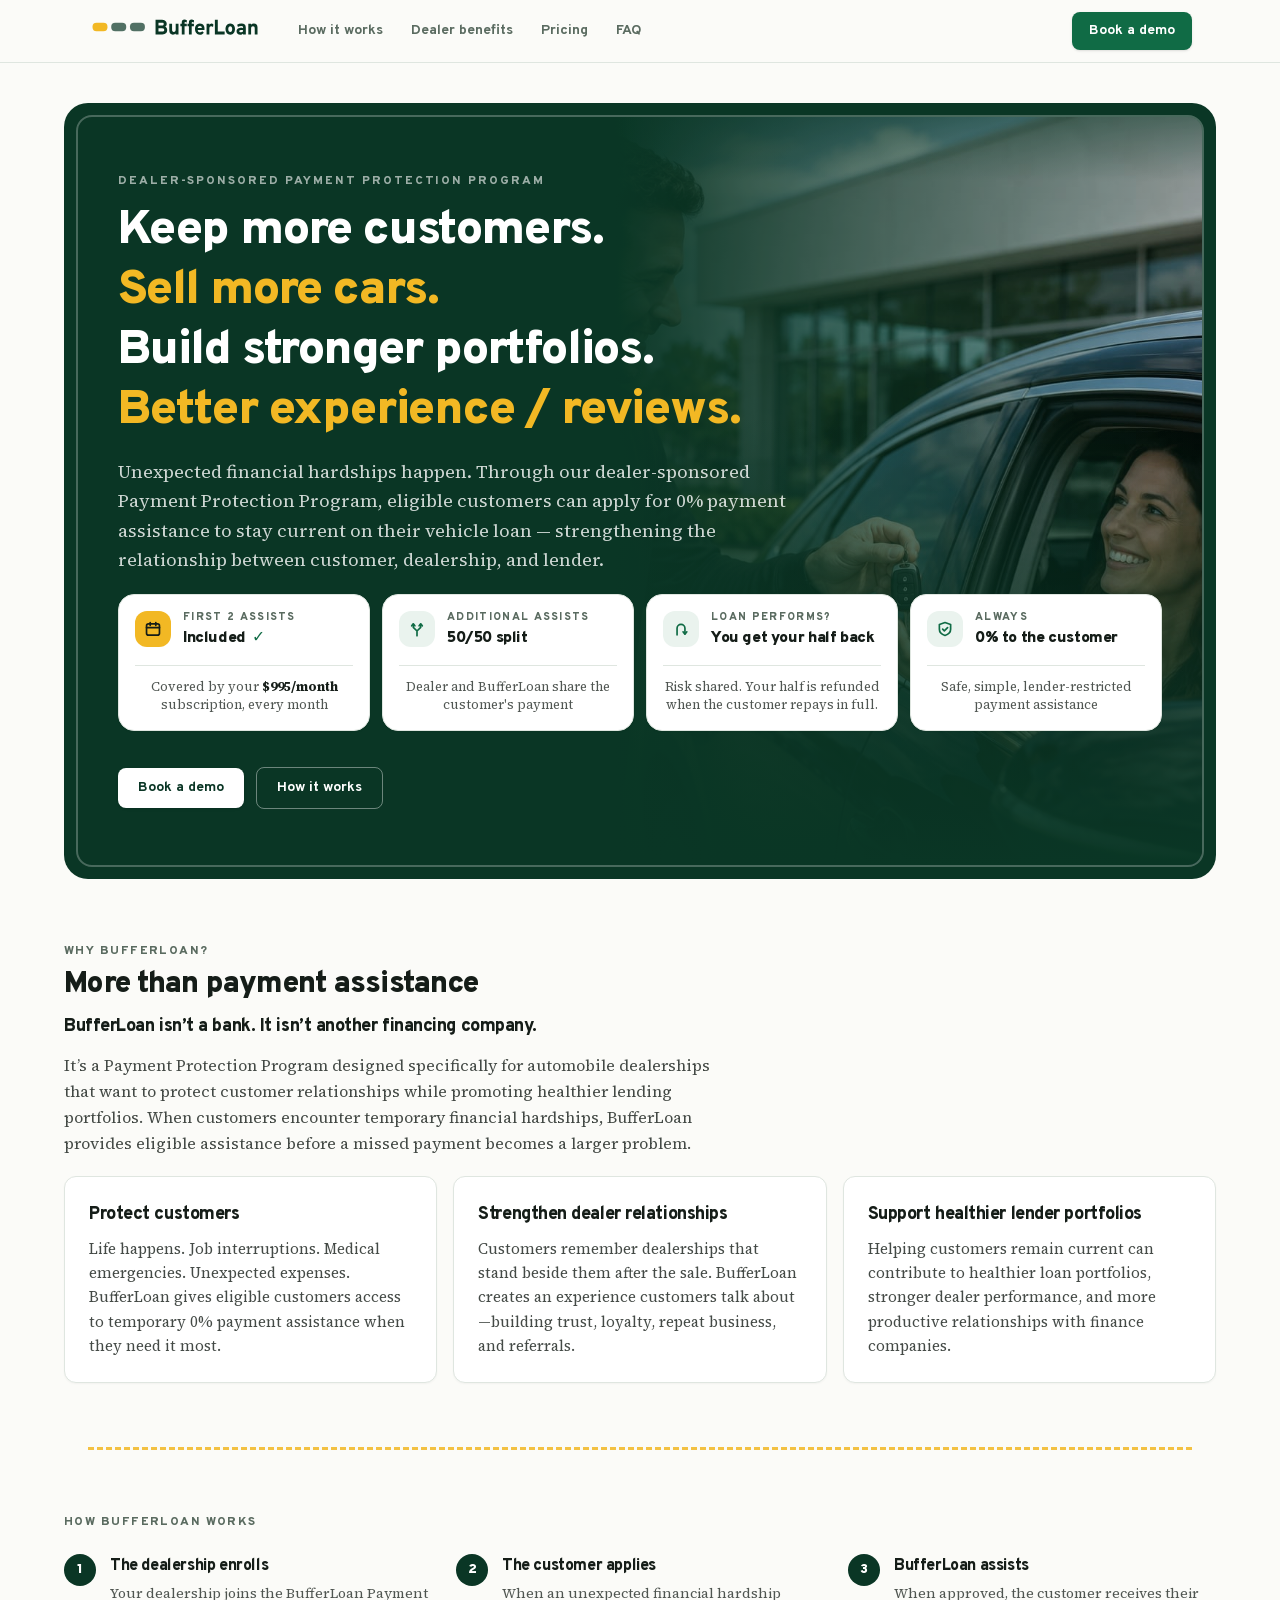
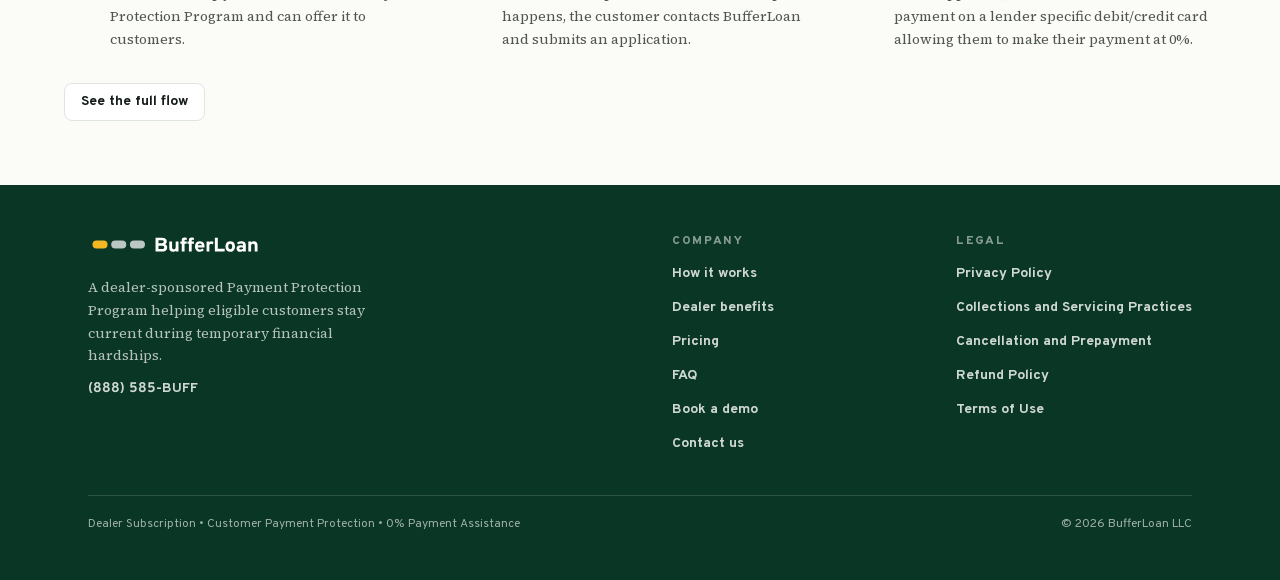
<file: index.html>
<!DOCTYPE html><html lang="en" class="overpass_edce86b0-module__2L9R2G__variable source_serif_4_cadf6f42-module__VW8WSq__variable h-full antialiased"><head><meta charSet="utf-8"/><meta name="viewport" content="width=device-width, initial-scale=1"/><link rel="preload" href="/_next/static/media/68d403cf9f2c68c5-s.p.012bmydply3go.woff2" as="font" crossorigin="" type="font/woff2"/><link rel="preload" href="/_next/static/media/8c686831cca8fbc0-s.p.07m19b7gifklb.woff2" as="font" crossorigin="" type="font/woff2"/><link rel="preload" href="/brand/the-line.svg" as="image"/><link rel="preload" href="/brand/the-line-reversed.svg" as="image"/><link rel="preload" as="image" href="/hero-key-handoff.jpg"/><link rel="stylesheet" href="/_next/static/chunks/1oa0chi2kvhqr.css" data-precedence="next"/><link rel="preload" as="script" fetchPriority="low" href="/_next/static/chunks/2qhpizdmg6s8c.js"/><script src="/_next/static/chunks/15orcrkp-_9ct.js" async=""></script><script src="/_next/static/chunks/0y-qmi6py9vt0.js" async=""></script><script src="/_next/static/chunks/0iec5q4ack_04.js" async=""></script><script src="/_next/static/chunks/turbopack-066z5xopq8qxh.js" async=""></script><script src="/_next/static/chunks/05-c3ty_6dwfk.js" async=""></script><script src="/_next/static/chunks/14mrh2-p_w84d.js" async=""></script><script src="/_next/static/chunks/2jmejihot6bcg.js" async=""></script><script src="/_next/static/chunks/1rxncug86bump.js" async=""></script><script src="/_next/static/chunks/1rxuluuku-r3f.js" async=""></script><meta name="next-size-adjust" content=""/><title>BufferLoan — Payment Protection Program</title><meta name="description" content="BufferLoan is a dealer-sponsored Payment Protection Program. Eligible customers can apply for 0% payment assistance to stay current on their vehicle loan, strengthening the relationship between customer, dealership, and lender."/><link rel="icon" href="/favicon.ico?favicon.3bajkpfsarh-3.ico" sizes="32x32" type="image/x-icon"/><link rel="icon" href="/icon.svg?icon.3_c44zs_0z3mo.svg" sizes="any" type="image/svg+xml"/><link rel="apple-touch-icon" href="/apple-icon.png?apple-icon.1vm1npealoe2u.png" sizes="180x180" type="image/png"/><script src="/_next/static/chunks/0cz1d0mv5g_q7.js" noModule=""></script></head><body class="min-h-full flex flex-col"><div hidden=""><!--$--><!--/$--></div><header class="sticky top-0 z-40 border-b border-edge bg-paper/90 backdrop-blur"><div class="mx-auto flex max-w-6xl items-center gap-2 px-4 py-3 sm:px-6"><a aria-label="BufferLoan home" class="shrink-0 rounded-sm" href="/"><span class="inline-flex items-center text-lg"><img src="/brand/the-line.svg" alt="BufferLoan" class="h-[1.3em] w-auto"/></span></a><nav aria-label="Main" class="ml-4 hidden items-center gap-1 md:flex"><a class="rounded-lg px-3 py-2 text-sm font-bold text-muted transition-colors hover:bg-reflect hover:text-sign" href="/how-it-works/">How it works</a><a class="rounded-lg px-3 py-2 text-sm font-bold text-muted transition-colors hover:bg-reflect hover:text-sign" href="/dealer-benefits/">Dealer benefits</a><a class="rounded-lg px-3 py-2 text-sm font-bold text-muted transition-colors hover:bg-reflect hover:text-sign" href="/pricing/">Pricing</a><a class="rounded-lg px-3 py-2 text-sm font-bold text-muted transition-colors hover:bg-reflect hover:text-sign" href="/faq/">FAQ</a></nav><div class="ml-auto flex items-center gap-2"><a class="inline-flex items-center justify-center gap-2 rounded-lg px-4 py-2 text-sm font-bold transition-colors disabled:opacity-50 disabled:pointer-events-none cursor-pointer bg-sign text-white hover:bg-sign-strong border border-transparent shadow-sm max-md:hidden" href="/demo/">Book a demo</a><details class="relative md:hidden"><summary class="inline-flex cursor-pointer list-none items-center justify-center rounded-lg border border-edge bg-white px-3 py-2 text-sm font-bold text-asphalt [&amp;::-webkit-details-marker]:hidden">Menu</summary><div class="absolute right-0 top-[calc(100%+0.5rem)] z-50 w-52 rounded-xl border border-edge bg-white p-2 shadow-lg"><a href="/how-it-works" class="block rounded-lg px-3 py-2 text-sm font-bold text-asphalt hover:bg-reflect">How it works</a><a href="/dealer-benefits" class="block rounded-lg px-3 py-2 text-sm font-bold text-asphalt hover:bg-reflect">Dealer benefits</a><a href="/pricing" class="block rounded-lg px-3 py-2 text-sm font-bold text-asphalt hover:bg-reflect">Pricing</a><a href="/faq" class="block rounded-lg px-3 py-2 text-sm font-bold text-asphalt hover:bg-reflect">FAQ</a><a href="/demo" class="mt-1 block rounded-lg bg-sign px-3 py-2.5 text-center text-sm font-bold text-white shadow-sm hover:bg-sign-strong">Book a demo</a></div></details></div></div></header><main class="flex-1"><section class="px-4 pt-6 sm:px-6 sm:pt-10"><div class="mx-auto max-w-6xl rounded-3xl bg-pine p-2 sm:p-3"><div class="relative overflow-hidden rounded-2xl border-2 border-white/25 px-5 py-10 sm:px-10 sm:py-14"><div aria-hidden="true" class="pointer-events-none absolute inset-y-0 right-0 hidden w-[55%] lg:block"><img alt="" decoding="async" data-nimg="fill" class="object-cover object-[62%_38%] saturate-[0.9]" style="position:absolute;height:100%;width:100%;left:0;top:0;right:0;bottom:0;color:transparent" src="/hero-key-handoff.jpg"/><div class="absolute inset-0 bg-gradient-to-r from-pine from-5% via-pine/55 via-45% to-pine/0"></div><div class="absolute inset-x-0 bottom-0 h-3/5 bg-gradient-to-t from-pine via-pine/60 to-pine/0"></div><div class="absolute inset-x-0 top-0 h-16 bg-gradient-to-b from-pine/45 to-pine/0"></div><div class="absolute inset-0 bg-pine/15"></div></div><div class="relative"><p class="text-xs font-extrabold uppercase tracking-[0.16em] text-white/60">Dealer-sponsored Payment Protection Program</p><h1 class="mt-3 max-w-3xl text-balance text-3xl font-black leading-tight tracking-tight text-white sm:text-5xl">Keep more customers.<br/> <span class="text-amber">Sell more cars.</span> <br/> Build stronger portfolios.<br/><span class="text-amber">Better experience / reviews.</span></h1><div class="mt-4 max-w-2xl space-y-3 font-serif text-base leading-relaxed text-white/80 sm:text-lg"><p>Unexpected financial hardships happen. Through our dealer-sponsored Payment Protection Program, eligible customers can apply for 0% payment assistance to stay current on their vehicle loan — strengthening the relationship between customer, dealership, and lender.</p></div><div class="relative mt-6 aspect-[16/10] overflow-hidden rounded-2xl border border-white/25 sm:aspect-[21/9] lg:hidden"><img alt="A dealership adviser hands car keys to a smiling customer in the driver&#x27;s seat" loading="lazy" decoding="async" data-nimg="fill" class="object-cover object-[50%_35%] saturate-[0.9]" style="position:absolute;height:100%;width:100%;left:0;top:0;right:0;bottom:0;color:transparent" src="/hero-key-handoff.jpg"/><div class="absolute inset-0 bg-pine/10"></div><div class="absolute inset-x-0 bottom-0 h-1/3 bg-gradient-to-t from-pine/55 to-pine/0"></div></div><ul class="grid grid-cols-1 gap-3 sm:grid-cols-2 xl:grid-cols-4 mt-5 sm:mt-5"><li class="@container flex flex-col rounded-2xl border border-edge bg-white p-4 shadow-[0_1px_2px_rgba(21,29,24,0.06)]"><div class="flex min-h-10 items-start gap-3"><span aria-hidden="true" class="flex size-9 shrink-0 items-center justify-center rounded-xl bg-amber text-asphalt"><svg viewBox="0 0 16 16" fill="none" aria-hidden="true" class="size-[18px]"><rect x="2.25" y="3.5" width="11.5" height="10" rx="1.75" stroke="currentColor" stroke-width="1.5"></rect><path d="M2.25 6.75h11.5M5.5 2.25v2.5M10.5 2.25v2.5" stroke="currentColor" stroke-width="1.5" stroke-linecap="round"></path></svg></span><div class="min-w-0"><p class="text-[11px] font-extrabold uppercase leading-tight tracking-[0.12em] text-muted">First 2 assists</p><p class="mt-1 text-[clamp(0.875rem,7.2cqi,1.25rem)] font-black leading-tight tracking-tight text-asphalt">Included<span aria-hidden="true" class="ml-1.5 text-sign">✓</span></p></div></div><div class="pt-3.5"><p class="border-t border-edge pt-3 text-center font-serif text-[13px] leading-snug text-asphalt/75">Covered by your<!-- --> <span class="font-bold tabular-nums text-asphalt">$995<!-- -->/month</span> <!-- -->subscription, every month<!-- --></p></div></li><li class="@container flex flex-col rounded-2xl border border-edge bg-white p-4 shadow-[0_1px_2px_rgba(21,29,24,0.06)]"><div class="flex min-h-10 items-start gap-3"><span aria-hidden="true" class="flex size-9 shrink-0 items-center justify-center rounded-xl bg-reflect text-sign"><svg viewBox="0 0 16 16" fill="none" aria-hidden="true" class="size-[18px]"><path d="M8 14V9.8L4.7 6.5V3.8M8 9.8l3.3-3.3V3.8" stroke="currentColor" stroke-width="1.5" stroke-linecap="round" stroke-linejoin="round"></path><path d="M3.3 5.2 4.7 3.4l1.4 1.8M9.9 5.2l1.4-1.8 1.4 1.8" stroke="currentColor" stroke-width="1.5" stroke-linecap="round" stroke-linejoin="round"></path></svg></span><div class="min-w-0"><p class="text-[11px] font-extrabold uppercase leading-tight tracking-[0.12em] text-muted">Additional assists</p><p class="mt-1 text-[clamp(0.875rem,7.2cqi,1.25rem)] font-black leading-tight tracking-tight text-asphalt">50/50 split</p></div></div><div class="pt-3.5"><p class="border-t border-edge pt-3 text-center font-serif text-[13px] leading-snug text-asphalt/75">Dealer and BufferLoan share the customer&#x27;s payment</p></div></li><li class="@container flex flex-col rounded-2xl border border-edge bg-white p-4 shadow-[0_1px_2px_rgba(21,29,24,0.06)]"><div class="flex min-h-10 items-start gap-3"><span aria-hidden="true" class="flex size-9 shrink-0 items-center justify-center rounded-xl bg-reflect text-sign"><svg viewBox="0 0 16 16" fill="none" aria-hidden="true" class="size-[18px]"><path d="M4.5 13.2V7.4a3.5 3.5 0 0 1 7 0v4.8" stroke="currentColor" stroke-width="1.5" stroke-linecap="round"></path><path d="M9.8 10.5 11.5 12.6l1.7-2.1" stroke="currentColor" stroke-width="1.5" stroke-linecap="round" stroke-linejoin="round"></path></svg></span><div class="min-w-0"><p class="text-[11px] font-extrabold uppercase leading-tight tracking-[0.12em] text-muted">Loan performs?</p><p class="mt-1 text-[clamp(0.875rem,7.2cqi,1.25rem)] font-black leading-tight tracking-tight text-asphalt">You get your half back</p></div></div><div class="pt-3.5"><p class="border-t border-edge pt-3 text-center font-serif text-[13px] leading-snug text-asphalt/75">Risk shared. Your half is refunded when the customer repays in full.</p></div></li><li class="@container flex flex-col rounded-2xl border border-edge bg-white p-4 shadow-[0_1px_2px_rgba(21,29,24,0.06)]"><div class="flex min-h-10 items-start gap-3"><span aria-hidden="true" class="flex size-9 shrink-0 items-center justify-center rounded-xl bg-reflect text-sign"><svg viewBox="0 0 16 16" fill="none" aria-hidden="true" class="size-[18px]"><path d="M8 2.25 13 4v4.2c0 2.7-2 4.6-5 5.55C5 12.8 3 10.9 3 8.2V4l5-1.75Z" stroke="currentColor" stroke-width="1.5" stroke-linejoin="round"></path><path d="m5.9 8.1 1.5 1.5 2.9-2.9" stroke="currentColor" stroke-width="1.5" stroke-linecap="round" stroke-linejoin="round"></path></svg></span><div class="min-w-0"><p class="text-[11px] font-extrabold uppercase leading-tight tracking-[0.12em] text-muted">Always</p><p class="mt-1 text-[clamp(0.875rem,7.2cqi,1.25rem)] font-black leading-tight tracking-tight text-asphalt">0% to the customer</p></div></div><div class="pt-3.5"><p class="border-t border-edge pt-3 text-center font-serif text-[13px] leading-snug text-asphalt/75">Safe, simple, lender-restricted payment assistance</p></div></li></ul><div class="mt-9 flex flex-wrap items-center gap-3"><a class="inline-flex items-center justify-center gap-2 rounded-lg px-5 py-2.5 text-sm font-bold transition-colors bg-white text-pine shadow-sm hover:bg-reflect" href="/demo/">Book a demo</a><a class="inline-flex items-center justify-center gap-2 rounded-lg px-5 py-2.5 text-sm font-bold transition-colors border border-white/40 text-white hover:bg-white/10" href="/how-it-works/">How it works</a></div></div></div></div></section><section class="px-4 py-14 sm:px-6 sm:py-16"><div class="mx-auto max-w-6xl"><h2 class="text-xs font-extrabold uppercase tracking-[0.12em] text-muted">Why BufferLoan?</h2><h2 class="mt-2 text-2xl font-black tracking-tight text-asphalt sm:text-3xl">More than payment assistance</h2><p class="mt-3 max-w-2xl text-lg font-extrabold leading-snug tracking-tight text-asphalt">BufferLoan isn’t a bank. It isn’t another financing company.</p><p class="mt-3 max-w-2xl font-serif text-[16px] leading-relaxed text-asphalt/80">It’s a Payment Protection Program designed specifically for automobile dealerships that want to protect customer relationships while promoting healthier lending portfolios. When customers encounter temporary financial hardships, BufferLoan provides eligible assistance before a missed payment becomes a larger problem.</p><div class="mt-5 grid gap-4 md:grid-cols-3"><div class="rounded-xl border border-edge bg-white shadow-[0_1px_2px_rgba(21,29,24,0.04)] p-6"><h3 class="text-lg font-extrabold tracking-tight text-asphalt">Protect customers</h3><div class="mt-2 space-y-2 font-serif text-[15px] leading-relaxed text-asphalt/80"><p>Life happens. Job interruptions. Medical emergencies. Unexpected expenses. BufferLoan gives eligible customers access to temporary 0% payment assistance when they need it most.</p></div></div><div class="rounded-xl border border-edge bg-white shadow-[0_1px_2px_rgba(21,29,24,0.04)] p-6"><h3 class="text-lg font-extrabold tracking-tight text-asphalt">Strengthen dealer relationships</h3><div class="mt-2 space-y-2 font-serif text-[15px] leading-relaxed text-asphalt/80"><p>Customers remember dealerships that stand beside them after the sale. BufferLoan creates an experience customers talk about—building trust, loyalty, repeat business, and referrals.</p></div></div><div class="rounded-xl border border-edge bg-white shadow-[0_1px_2px_rgba(21,29,24,0.04)] p-6"><h3 class="text-lg font-extrabold tracking-tight text-asphalt">Support healthier lender portfolios</h3><div class="mt-2 space-y-2 font-serif text-[15px] leading-relaxed text-asphalt/80"><p>Helping customers remain current can contribute to healthier loan portfolios, stronger dealer performance, and more productive relationships with finance companies.</p></div></div></div></div></section><div class="mx-auto w-full px-4 sm:px-6 max-w-6xl"><div aria-hidden="true" class="road-divider"></div></div><section class="px-4 py-14 sm:px-6 sm:py-16"><div class="mx-auto max-w-6xl"><h2 class="text-xs font-extrabold uppercase tracking-[0.12em] text-muted">How BufferLoan works</h2><ol class="mt-6 grid gap-6 sm:grid-cols-2 lg:grid-cols-3"><li class="flex gap-3.5"><span aria-hidden="true" class="flex h-8 w-8 shrink-0 items-center justify-center rounded-full text-sm font-black bg-pine text-white">1</span><div><h3 class="font-extrabold tracking-tight text-asphalt">The dealership enrolls</h3><p class="mt-1 font-serif text-sm leading-relaxed text-asphalt/75">Your dealership joins the BufferLoan Payment Protection Program and can offer it to customers.</p></div></li><li class="flex gap-3.5"><span aria-hidden="true" class="flex h-8 w-8 shrink-0 items-center justify-center rounded-full text-sm font-black bg-pine text-white">2</span><div><h3 class="font-extrabold tracking-tight text-asphalt">The customer applies</h3><p class="mt-1 font-serif text-sm leading-relaxed text-asphalt/75">When an unexpected financial hardship happens, the customer contacts BufferLoan and submits an application.</p></div></li><li class="flex gap-3.5"><span aria-hidden="true" class="flex h-8 w-8 shrink-0 items-center justify-center rounded-full text-sm font-black bg-pine text-white">3</span><div><h3 class="font-extrabold tracking-tight text-asphalt">BufferLoan assists</h3><p class="mt-1 font-serif text-sm leading-relaxed text-asphalt/75">When approved, the customer receives their payment on a lender specific debit/credit card allowing them to make their payment at 0%.</p></div></li></ol><div class="mt-8"><a class="inline-flex items-center justify-center gap-2 rounded-lg px-4 py-2 text-sm font-bold transition-colors disabled:opacity-50 disabled:pointer-events-none cursor-pointer bg-white text-asphalt border border-edge hover:border-sign hover:text-sign" href="/how-it-works/">See the full flow</a></div></div></section><!--$--><!--/$--></main><footer class="bg-pine"><div class="mx-auto max-w-6xl px-4 py-10 sm:px-6 sm:py-12"><div class="flex flex-wrap items-start justify-between gap-x-12 gap-y-8"><div><span class="inline-flex items-center text-lg"><img src="/brand/the-line-reversed.svg" alt="BufferLoan" class="h-[1.3em] w-auto"/></span><p class="mt-3 max-w-xs font-serif text-sm leading-relaxed text-white/70">A dealer-sponsored Payment Protection Program helping eligible customers stay current during temporary financial hardships.</p><a href="tel:+18885852833" class="mt-3 inline-block rounded-sm text-sm font-bold text-white/80 tabular-nums hover:text-white">(888) 585-BUFF</a></div><nav aria-label="Footer" class="grid gap-x-12 gap-y-8 sm:grid-cols-2"><div><h2 class="text-xs font-extrabold uppercase tracking-[0.14em] text-white/50">Company</h2><ul class="mt-3 space-y-2.5"><li><a class="rounded-sm text-sm font-bold text-white/80 hover:text-white" href="/how-it-works/">How it works</a></li><li><a class="rounded-sm text-sm font-bold text-white/80 hover:text-white" href="/dealer-benefits/">Dealer benefits</a></li><li><a class="rounded-sm text-sm font-bold text-white/80 hover:text-white" href="/pricing/">Pricing</a></li><li><a class="rounded-sm text-sm font-bold text-white/80 hover:text-white" href="/faq/">FAQ</a></li><li><a class="rounded-sm text-sm font-bold text-white/80 hover:text-white" href="/demo/">Book a demo</a></li><li><a class="rounded-sm text-sm font-bold text-white/80 hover:text-white" href="/contact/">Contact us</a></li></ul></div><div><h2 class="text-xs font-extrabold uppercase tracking-[0.14em] text-white/50">Legal</h2><ul class="mt-3 space-y-2.5"><li><a class="rounded-sm text-sm font-bold text-white/80 hover:text-white" href="/privacy/">Privacy Policy</a></li><li><a class="rounded-sm text-sm font-bold text-white/80 hover:text-white" href="/collections/">Collections and Servicing Practices</a></li><li><a class="rounded-sm text-sm font-bold text-white/80 hover:text-white" href="/cancellation/">Cancellation and Prepayment</a></li><li><a class="rounded-sm text-sm font-bold text-white/80 hover:text-white" href="/refunds/">Refund Policy</a></li><li><a class="rounded-sm text-sm font-bold text-white/80 hover:text-white" href="/terms/">Terms of Use</a></li></ul></div></nav></div><div class="mt-10 flex flex-wrap items-center justify-between gap-3 border-t border-white/15 pt-5 text-xs text-white/60"><p>Dealer Subscription • Customer Payment Protection • 0% Payment Assistance</p><p>© 2026 BufferLoan LLC</p></div></div></footer><script src="/_next/static/chunks/2qhpizdmg6s8c.js" id="_R_" async=""></script><script>(self.__next_f=self.__next_f||[]).push([0])</script><script>self.__next_f.push([1,"1:\"$Sreact.fragment\"\n2:I[39756,[\"/_next/static/chunks/05-c3ty_6dwfk.js\",\"/_next/static/chunks/14mrh2-p_w84d.js\"],\"default\"]\n3:I[58298,[\"/_next/static/chunks/05-c3ty_6dwfk.js\",\"/_next/static/chunks/14mrh2-p_w84d.js\",\"/_next/static/chunks/2jmejihot6bcg.js\"],\"default\"]\n4:I[37457,[\"/_next/static/chunks/05-c3ty_6dwfk.js\",\"/_next/static/chunks/14mrh2-p_w84d.js\"],\"default\"]\n5:I[22016,[\"/_next/static/chunks/05-c3ty_6dwfk.js\",\"/_next/static/chunks/14mrh2-p_w84d.js\",\"/_next/static/chunks/1rxncug86bump.js\",\"/_next/static/chunks/1rxuluuku-r3f.js\"],\"\"]\nb:I[68027,[\"/_next/static/chunks/05-c3ty_6dwfk.js\",\"/_next/static/chunks/14mrh2-p_w84d.js\"],\"default\",1]\n:HL[\"/_next/static/chunks/1oa0chi2kvhqr.css\",\"style\"]\n:HL[\"/_next/static/media/68d403cf9f2c68c5-s.p.012bmydply3go.woff2\",\"font\",{\"crossOrigin\":\"\",\"type\":\"font/woff2\"}]\n:HL[\"/_next/static/media/8c686831cca8fbc0-s.p.07m19b7gifklb.woff2\",\"font\",{\"crossOrigin\":\"\",\"type\":\"font/woff2\"}]\n:HL[\"/brand/the-line.svg\",\"image\"]\n"])</script><script>self.__next_f.push([1,"0:{\"P\":null,\"c\":[\"\",\"\"],\"q\":\"\",\"i\":false,\"f\":[[[\"\",{\"children\":[\"(marketing)\",{\"children\":[\"__PAGE__\",{}]}]},\"$undefined\",\"$undefined\",16],[[\"$\",\"$1\",\"c\",{\"children\":[[[\"$\",\"link\",\"0\",{\"rel\":\"stylesheet\",\"href\":\"/_next/static/chunks/1oa0chi2kvhqr.css\",\"precedence\":\"next\",\"crossOrigin\":\"$undefined\",\"nonce\":\"$undefined\"}],[\"$\",\"script\",\"script-0\",{\"src\":\"/_next/static/chunks/05-c3ty_6dwfk.js\",\"async\":true,\"nonce\":\"$undefined\"}],[\"$\",\"script\",\"script-1\",{\"src\":\"/_next/static/chunks/14mrh2-p_w84d.js\",\"async\":true,\"nonce\":\"$undefined\"}]],[\"$\",\"html\",null,{\"lang\":\"en\",\"className\":\"overpass_edce86b0-module__2L9R2G__variable source_serif_4_cadf6f42-module__VW8WSq__variable h-full antialiased\",\"children\":[\"$\",\"body\",null,{\"className\":\"min-h-full flex flex-col\",\"children\":[\"$\",\"$L2\",null,{\"parallelRouterKey\":\"children\",\"error\":\"$3\",\"errorStyles\":[],\"errorScripts\":[[\"$\",\"script\",\"script-0\",{\"src\":\"/_next/static/chunks/2jmejihot6bcg.js\",\"async\":true}]],\"template\":[\"$\",\"$L4\",null,{}],\"templateStyles\":\"$undefined\",\"templateScripts\":\"$undefined\",\"notFound\":[[[\"$\",\"title\",null,{\"children\":\"404: This page could not be found.\"}],[\"$\",\"div\",null,{\"style\":{\"fontFamily\":\"system-ui,\\\"Segoe UI\\\",Roboto,Helvetica,Arial,sans-serif,\\\"Apple Color Emoji\\\",\\\"Segoe UI Emoji\\\"\",\"height\":\"100vh\",\"textAlign\":\"center\",\"display\":\"flex\",\"flexDirection\":\"column\",\"alignItems\":\"center\",\"justifyContent\":\"center\"},\"children\":[\"$\",\"div\",null,{\"children\":[[\"$\",\"style\",null,{\"dangerouslySetInnerHTML\":{\"__html\":\"body{color:#000;background:#fff;margin:0}.next-error-h1{border-right:1px solid rgba(0,0,0,.3)}@media (prefers-color-scheme:dark){body{color:#fff;background:#000}.next-error-h1{border-right:1px solid rgba(255,255,255,.3)}}\"}}],[\"$\",\"h1\",null,{\"className\":\"next-error-h1\",\"style\":{\"display\":\"inline-block\",\"margin\":\"0 20px 0 0\",\"padding\":\"0 23px 0 0\",\"fontSize\":24,\"fontWeight\":500,\"verticalAlign\":\"top\",\"lineHeight\":\"49px\"},\"children\":404}],[\"$\",\"div\",null,{\"style\":{\"display\":\"inline-block\"},\"children\":[\"$\",\"h2\",null,{\"style\":{\"fontSize\":14,\"fontWeight\":400,\"lineHeight\":\"49px\",\"margin\":0},\"children\":\"This page could not be found.\"}]}]]}]}]],[]],\"forbidden\":\"$undefined\",\"unauthorized\":\"$undefined\"}]}]}]]}],{\"children\":[[\"$\",\"$1\",\"c\",{\"children\":[[[\"$\",\"script\",\"script-0\",{\"src\":\"/_next/static/chunks/1rxncug86bump.js\",\"async\":true,\"nonce\":\"$undefined\"}]],[[\"$\",\"header\",null,{\"className\":\"sticky top-0 z-40 border-b border-edge bg-paper/90 backdrop-blur\",\"children\":[\"$\",\"div\",null,{\"className\":\"mx-auto flex max-w-6xl items-center gap-2 px-4 py-3 sm:px-6\",\"children\":[[\"$\",\"$L5\",null,{\"href\":\"/\",\"aria-label\":\"BufferLoan home\",\"className\":\"shrink-0 rounded-sm\",\"children\":[\"$\",\"span\",null,{\"className\":\"inline-flex items-center text-lg\",\"children\":[\"$\",\"img\",null,{\"src\":\"/brand/the-line.svg\",\"alt\":\"BufferLoan\",\"className\":\"h-[1.3em] w-auto\"}]}]}],[\"$\",\"nav\",null,{\"aria-label\":\"Main\",\"className\":\"ml-4 hidden items-center gap-1 md:flex\",\"children\":[[\"$\",\"$L5\",\"/how-it-works\",{\"href\":\"/how-it-works\",\"className\":\"rounded-lg px-3 py-2 text-sm font-bold text-muted transition-colors hover:bg-reflect hover:text-sign\",\"children\":\"How it works\"}],[\"$\",\"$L5\",\"/dealer-benefits\",{\"href\":\"/dealer-benefits\",\"className\":\"rounded-lg px-3 py-2 text-sm font-bold text-muted transition-colors hover:bg-reflect hover:text-sign\",\"children\":\"Dealer benefits\"}],[\"$\",\"$L5\",\"/pricing\",{\"href\":\"/pricing\",\"className\":\"rounded-lg px-3 py-2 text-sm font-bold text-muted transition-colors hover:bg-reflect hover:text-sign\",\"children\":\"Pricing\"}],[\"$\",\"$L5\",\"/faq\",{\"href\":\"/faq\",\"className\":\"rounded-lg px-3 py-2 text-sm font-bold text-muted transition-colors hover:bg-reflect hover:text-sign\",\"children\":\"FAQ\"}]]}],[\"$\",\"div\",null,{\"className\":\"ml-auto flex items-center gap-2\",\"children\":[[\"$\",\"$L5\",null,{\"className\":\"inline-flex items-center justify-center gap-2 rounded-lg px-4 py-2 text-sm font-bold transition-colors disabled:opacity-50 disabled:pointer-events-none cursor-pointer bg-sign text-white hover:bg-sign-strong border border-transparent shadow-sm max-md:hidden\",\"href\":\"/demo\",\"children\":\"Book a demo\"}],[\"$\",\"details\",null,{\"className\":\"relative md:hidden\",\"children\":[[\"$\",\"summary\",null,{\"className\":\"inline-flex cursor-pointer list-none items-center justify-center rounded-lg border border-edge bg-white px-3 py-2 text-sm font-bold text-asphalt [\u0026::-webkit-details-marker]:hidden\",\"children\":\"Menu\"}],\"$L6\"]}]]}]]}]}],\"$L7\",\"$L8\"]]}],{\"children\":[\"$L9\",{},null,false,null]},null,false,null]},null,false,null],\"$La\",false]],\"m\":\"$undefined\",\"G\":[\"$b\",[\"$Lc\"]],\"S\":true,\"h\":null,\"s\":\"$undefined\",\"l\":\"$undefined\",\"p\":\"$undefined\",\"d\":\"$undefined\",\"b\":\"nx3ngakBVeotIeBXF0WIN\"}\n"])</script><script>self.__next_f.push([1,"e:I[97367,[\"/_next/static/chunks/05-c3ty_6dwfk.js\",\"/_next/static/chunks/14mrh2-p_w84d.js\"],\"OutletBoundary\"]\nf:\"$Sreact.suspense\"\n11:I[97367,[\"/_next/static/chunks/05-c3ty_6dwfk.js\",\"/_next/static/chunks/14mrh2-p_w84d.js\"],\"ViewportBoundary\"]\n13:I[97367,[\"/_next/static/chunks/05-c3ty_6dwfk.js\",\"/_next/static/chunks/14mrh2-p_w84d.js\"],\"MetadataBoundary\"]\n:HL[\"/brand/the-line-reversed.svg\",\"image\"]\n6:[\"$\",\"div\",null,{\"className\":\"absolute right-0 top-[calc(100%+0.5rem)] z-50 w-52 rounded-xl border border-edge bg-white p-2 shadow-lg\",\"children\":[[[\"$\",\"a\",\"/how-it-works\",{\"href\":\"/how-it-works\",\"className\":\"block rounded-lg px-3 py-2 text-sm font-bold text-asphalt hover:bg-reflect\",\"children\":\"How it works\"}],[\"$\",\"a\",\"/dealer-benefits\",{\"href\":\"/dealer-benefits\",\"className\":\"block rounded-lg px-3 py-2 text-sm font-bold text-asphalt hover:bg-reflect\",\"children\":\"Dealer benefits\"}],[\"$\",\"a\",\"/pricing\",{\"href\":\"/pricing\",\"className\":\"block rounded-lg px-3 py-2 text-sm font-bold text-asphalt hover:bg-reflect\",\"children\":\"Pricing\"}],[\"$\",\"a\",\"/faq\",{\"href\":\"/faq\",\"className\":\"block rounded-lg px-3 py-2 text-sm font-bold text-asphalt hover:bg-reflect\",\"children\":\"FAQ\"}]],[\"$\",\"a\",null,{\"href\":\"/demo\",\"className\":\"mt-1 block rounded-lg bg-sign px-3 py-2.5 text-center text-sm font-bold text-white shadow-sm hover:bg-sign-strong\",\"children\":\"Book a demo\"}]]}]\n"])</script><script>self.__next_f.push([1,"7:[\"$\",\"main\",null,{\"className\":\"flex-1\",\"children\":[\"$\",\"$L2\",null,{\"parallelRouterKey\":\"children\",\"error\":\"$undefined\",\"errorStyles\":\"$undefined\",\"errorScripts\":\"$undefined\",\"template\":[\"$\",\"$L4\",null,{}],\"templateStyles\":\"$undefined\",\"templateScripts\":\"$undefined\",\"notFound\":[[[\"$\",\"title\",null,{\"children\":\"404: This page could not be found.\"}],[\"$\",\"div\",null,{\"style\":\"$0:f:0:1:0:props:children:1:props:children:props:children:props:notFound:0:1:props:style\",\"children\":[\"$\",\"div\",null,{\"children\":[[\"$\",\"style\",null,{\"dangerouslySetInnerHTML\":{\"__html\":\"body{color:#000;background:#fff;margin:0}.next-error-h1{border-right:1px solid rgba(0,0,0,.3)}@media (prefers-color-scheme:dark){body{color:#fff;background:#000}.next-error-h1{border-right:1px solid rgba(255,255,255,.3)}}\"}}],[\"$\",\"h1\",null,{\"className\":\"next-error-h1\",\"style\":\"$0:f:0:1:0:props:children:1:props:children:props:children:props:notFound:0:1:props:children:props:children:1:props:style\",\"children\":404}],[\"$\",\"div\",null,{\"style\":\"$0:f:0:1:0:props:children:1:props:children:props:children:props:notFound:0:1:props:children:props:children:2:props:style\",\"children\":[\"$\",\"h2\",null,{\"style\":\"$0:f:0:1:0:props:children:1:props:children:props:children:props:notFound:0:1:props:children:props:children:2:props:children:props:style\",\"children\":\"This page could not be found.\"}]}]]}]}]],[]],\"forbidden\":\"$undefined\",\"unauthorized\":\"$undefined\"}]}]\n"])</script><script>self.__next_f.push([1,"8:[\"$\",\"footer\",null,{\"className\":\"bg-pine\",\"children\":[\"$\",\"div\",null,{\"className\":\"mx-auto max-w-6xl px-4 py-10 sm:px-6 sm:py-12\",\"children\":[[\"$\",\"div\",null,{\"className\":\"flex flex-wrap items-start justify-between gap-x-12 gap-y-8\",\"children\":[[\"$\",\"div\",null,{\"children\":[[\"$\",\"span\",null,{\"className\":\"inline-flex items-center text-lg\",\"children\":[\"$\",\"img\",null,{\"src\":\"/brand/the-line-reversed.svg\",\"alt\":\"BufferLoan\",\"className\":\"h-[1.3em] w-auto\"}]}],[\"$\",\"p\",null,{\"className\":\"mt-3 max-w-xs font-serif text-sm leading-relaxed text-white/70\",\"children\":\"A dealer-sponsored Payment Protection Program helping eligible customers stay current during temporary financial hardships.\"}],[\"$\",\"a\",null,{\"href\":\"tel:+18885852833\",\"className\":\"mt-3 inline-block rounded-sm text-sm font-bold text-white/80 tabular-nums hover:text-white\",\"children\":\"(888) 585-BUFF\"}]]}],[\"$\",\"nav\",null,{\"aria-label\":\"Footer\",\"className\":\"grid gap-x-12 gap-y-8 sm:grid-cols-2\",\"children\":[[\"$\",\"div\",\"Company\",{\"children\":[[\"$\",\"h2\",null,{\"className\":\"text-xs font-extrabold uppercase tracking-[0.14em] text-white/50\",\"children\":\"Company\"}],[\"$\",\"ul\",null,{\"className\":\"mt-3 space-y-2.5\",\"children\":[[\"$\",\"li\",\"/how-it-works\",{\"children\":[\"$\",\"$L5\",null,{\"href\":\"/how-it-works\",\"className\":\"rounded-sm text-sm font-bold text-white/80 hover:text-white\",\"children\":\"How it works\"}]}],[\"$\",\"li\",\"/dealer-benefits\",{\"children\":[\"$\",\"$L5\",null,{\"href\":\"/dealer-benefits\",\"className\":\"rounded-sm text-sm font-bold text-white/80 hover:text-white\",\"children\":\"Dealer benefits\"}]}],[\"$\",\"li\",\"/pricing\",{\"children\":[\"$\",\"$L5\",null,{\"href\":\"/pricing\",\"className\":\"rounded-sm text-sm font-bold text-white/80 hover:text-white\",\"children\":\"Pricing\"}]}],[\"$\",\"li\",\"/faq\",{\"children\":[\"$\",\"$L5\",null,{\"href\":\"/faq\",\"className\":\"rounded-sm text-sm font-bold text-white/80 hover:text-white\",\"children\":\"FAQ\"}]}],[\"$\",\"li\",\"/demo\",{\"children\":[\"$\",\"$L5\",null,{\"href\":\"/demo\",\"className\":\"rounded-sm text-sm font-bold text-white/80 hover:text-white\",\"children\":\"Book a demo\"}]}],[\"$\",\"li\",\"/contact\",{\"children\":[\"$\",\"$L5\",null,{\"href\":\"/contact\",\"className\":\"rounded-sm text-sm font-bold text-white/80 hover:text-white\",\"children\":\"Contact us\"}]}]]}]]}],[\"$\",\"div\",\"Legal\",{\"children\":[[\"$\",\"h2\",null,{\"className\":\"text-xs font-extrabold uppercase tracking-[0.14em] text-white/50\",\"children\":\"Legal\"}],[\"$\",\"ul\",null,{\"className\":\"mt-3 space-y-2.5\",\"children\":[[\"$\",\"li\",\"/privacy\",{\"children\":[\"$\",\"$L5\",null,{\"href\":\"/privacy\",\"className\":\"rounded-sm text-sm font-bold text-white/80 hover:text-white\",\"children\":\"Privacy Policy\"}]}],[\"$\",\"li\",\"/collections\",{\"children\":[\"$\",\"$L5\",null,{\"href\":\"/collections\",\"className\":\"rounded-sm text-sm font-bold text-white/80 hover:text-white\",\"children\":\"Collections and Servicing Practices\"}]}],[\"$\",\"li\",\"/cancellation\",{\"children\":[\"$\",\"$L5\",null,{\"href\":\"/cancellation\",\"className\":\"rounded-sm text-sm font-bold text-white/80 hover:text-white\",\"children\":\"Cancellation and Prepayment\"}]}],[\"$\",\"li\",\"/refunds\",{\"children\":[\"$\",\"$L5\",null,{\"href\":\"/refunds\",\"className\":\"rounded-sm text-sm font-bold text-white/80 hover:text-white\",\"children\":\"Refund Policy\"}]}],[\"$\",\"li\",\"/terms\",{\"children\":[\"$\",\"$L5\",null,{\"href\":\"/terms\",\"className\":\"rounded-sm text-sm font-bold text-white/80 hover:text-white\",\"children\":\"Terms of Use\"}]}]]}]]}]]}]]}],[\"$\",\"div\",null,{\"className\":\"mt-10 flex flex-wrap items-center justify-between gap-3 border-t border-white/15 pt-5 text-xs text-white/60\",\"children\":[[\"$\",\"p\",null,{\"children\":\"Dealer Subscription • Customer Payment Protection • 0% Payment Assistance\"}],[\"$\",\"p\",null,{\"children\":\"© 2026 BufferLoan LLC\"}]]}]]}]}]\n"])</script><script>self.__next_f.push([1,"9:[\"$\",\"$1\",\"c\",{\"children\":[\"$Ld\",[[\"$\",\"script\",\"script-0\",{\"src\":\"/_next/static/chunks/1rxuluuku-r3f.js\",\"async\":true,\"nonce\":\"$undefined\"}]],[\"$\",\"$Le\",null,{\"children\":[\"$\",\"$f\",null,{\"name\":\"Next.MetadataOutlet\",\"children\":\"$@10\"}]}]]}]\na:[\"$\",\"$1\",\"h\",{\"children\":[null,[\"$\",\"$L11\",null,{\"children\":\"$L12\"}],[\"$\",\"div\",null,{\"hidden\":true,\"children\":[\"$\",\"$L13\",null,{\"children\":[\"$\",\"$f\",null,{\"name\":\"Next.Metadata\",\"children\":\"$L14\"}]}]}],[\"$\",\"meta\",null,{\"name\":\"next-size-adjust\",\"content\":\"\"}]]}]\nc:[\"$\",\"link\",\"0\",{\"rel\":\"stylesheet\",\"href\":\"/_next/static/chunks/1oa0chi2kvhqr.css\",\"precedence\":\"next\",\"crossOrigin\":\"$undefined\",\"nonce\":\"$undefined\"}]\n"])</script><script>self.__next_f.push([1,"15:I[5500,[\"/_next/static/chunks/05-c3ty_6dwfk.js\",\"/_next/static/chunks/14mrh2-p_w84d.js\",\"/_next/static/chunks/1rxncug86bump.js\",\"/_next/static/chunks/1rxuluuku-r3f.js\"],\"Image\"]\n"])</script><script>self.__next_f.push([1,"d:[[\"$\",\"section\",null,{\"className\":\"px-4 pt-6 sm:px-6 sm:pt-10\",\"children\":[\"$\",\"div\",null,{\"className\":\"mx-auto max-w-6xl rounded-3xl bg-pine p-2 sm:p-3\",\"children\":[\"$\",\"div\",null,{\"className\":\"relative overflow-hidden rounded-2xl border-2 border-white/25 px-5 py-10 sm:px-10 sm:py-14\",\"children\":[[\"$\",\"div\",null,{\"aria-hidden\":true,\"className\":\"pointer-events-none absolute inset-y-0 right-0 hidden w-[55%] lg:block\",\"children\":[[\"$\",\"$L15\",null,{\"src\":\"/hero-key-handoff.jpg\",\"alt\":\"\",\"fill\":true,\"preload\":true,\"sizes\":\"(min-width: 1024px) 40vw, 100vw\",\"className\":\"object-cover object-[62%_38%] saturate-[0.9]\"}],[\"$\",\"div\",null,{\"className\":\"absolute inset-0 bg-gradient-to-r from-pine from-5% via-pine/55 via-45% to-pine/0\"}],[\"$\",\"div\",null,{\"className\":\"absolute inset-x-0 bottom-0 h-3/5 bg-gradient-to-t from-pine via-pine/60 to-pine/0\"}],[\"$\",\"div\",null,{\"className\":\"absolute inset-x-0 top-0 h-16 bg-gradient-to-b from-pine/45 to-pine/0\"}],[\"$\",\"div\",null,{\"className\":\"absolute inset-0 bg-pine/15\"}]]}],[\"$\",\"div\",null,{\"className\":\"relative\",\"children\":[[\"$\",\"p\",null,{\"className\":\"text-xs font-extrabold uppercase tracking-[0.16em] text-white/60\",\"children\":\"Dealer-sponsored Payment Protection Program\"}],[\"$\",\"h1\",null,{\"className\":\"mt-3 max-w-3xl text-balance text-3xl font-black leading-tight tracking-tight text-white sm:text-5xl\",\"children\":[\"Keep more customers.\",[\"$\",\"br\",null,{}],\" \",[\"$\",\"span\",null,{\"className\":\"text-amber\",\"children\":\"Sell more cars.\"}],\" \",[\"$\",\"br\",null,{}],\" Build stronger portfolios.\",[\"$\",\"br\",null,{}],[\"$\",\"span\",null,{\"className\":\"text-amber\",\"children\":\"Better experience / reviews.\"}]]}],[\"$\",\"div\",null,{\"className\":\"mt-4 max-w-2xl space-y-3 font-serif text-base leading-relaxed text-white/80 sm:text-lg\",\"children\":[\"$\",\"p\",null,{\"children\":\"Unexpected financial hardships happen. Through our dealer-sponsored Payment Protection Program, eligible customers can apply for 0% payment assistance to stay current on their vehicle loan — strengthening the relationship between customer, dealership, and lender.\"}]}],[\"$\",\"div\",null,{\"className\":\"relative mt-6 aspect-[16/10] overflow-hidden rounded-2xl border border-white/25 sm:aspect-[21/9] lg:hidden\",\"children\":[[\"$\",\"$L15\",null,{\"src\":\"/hero-key-handoff.jpg\",\"alt\":\"A dealership adviser hands car keys to a smiling customer in the driver's seat\",\"fill\":true,\"sizes\":\"(min-width: 1024px) 0px, 100vw\",\"className\":\"object-cover object-[50%_35%] saturate-[0.9]\"}],[\"$\",\"div\",null,{\"className\":\"absolute inset-0 bg-pine/10\"}],[\"$\",\"div\",null,{\"className\":\"absolute inset-x-0 bottom-0 h-1/3 bg-gradient-to-t from-pine/55 to-pine/0\"}]]}],[\"$\",\"ul\",null,{\"className\":\"grid grid-cols-1 gap-3 sm:grid-cols-2 xl:grid-cols-4 mt-5 sm:mt-5\",\"children\":[[\"$\",\"li\",null,{\"className\":\"@container flex flex-col rounded-2xl border border-edge bg-white p-4 shadow-[0_1px_2px_rgba(21,29,24,0.06)]\",\"children\":[[\"$\",\"div\",null,{\"className\":\"flex min-h-10 items-start gap-3\",\"children\":[[\"$\",\"span\",null,{\"aria-hidden\":true,\"className\":\"flex size-9 shrink-0 items-center justify-center rounded-xl bg-amber text-asphalt\",\"children\":[\"$\",\"svg\",null,{\"viewBox\":\"0 0 16 16\",\"fill\":\"none\",\"aria-hidden\":true,\"className\":\"size-[18px]\",\"children\":[[\"$\",\"rect\",null,{\"x\":\"2.25\",\"y\":\"3.5\",\"width\":\"11.5\",\"height\":\"10\",\"rx\":\"1.75\",\"stroke\":\"currentColor\",\"strokeWidth\":\"1.5\"}],[\"$\",\"path\",null,{\"d\":\"M2.25 6.75h11.5M5.5 2.25v2.5M10.5 2.25v2.5\",\"stroke\":\"currentColor\",\"strokeWidth\":\"1.5\",\"strokeLinecap\":\"round\"}]]}]}],[\"$\",\"div\",null,{\"className\":\"min-w-0\",\"children\":[[\"$\",\"p\",null,{\"className\":\"text-[11px] font-extrabold uppercase leading-tight tracking-[0.12em] text-muted\",\"children\":\"First 2 assists\"}],[\"$\",\"p\",null,{\"className\":\"mt-1 text-[clamp(0.875rem,7.2cqi,1.25rem)] font-black leading-tight tracking-tight text-asphalt\",\"children\":[\"Included\",[\"$\",\"span\",null,{\"aria-hidden\":true,\"className\":\"ml-1.5 text-sign\",\"children\":\"✓\"}]]}]]}]]}],[\"$\",\"div\",null,{\"className\":\"pt-3.5\",\"children\":[\"$\",\"p\",null,{\"className\":\"border-t border-edge pt-3 text-center font-serif text-[13px] leading-snug text-asphalt/75\",\"children\":\"$L16\"}]}]]}],\"$L17\",\"$L18\",\"$L19\"]}],\"$L1a\"]}]]}]}]}],\"$L1b\",\"$L1c\",\"$L1d\"]\n"])</script><script>self.__next_f.push([1,"16:[\"Covered by your\",\" \",[\"$\",\"span\",null,{\"className\":\"font-bold tabular-nums text-asphalt\",\"children\":[\"$$995\",\"/month\"]}],\" \",\"subscription, every month\"]\n"])</script><script>self.__next_f.push([1,"17:[\"$\",\"li\",null,{\"className\":\"@container flex flex-col rounded-2xl border border-edge bg-white p-4 shadow-[0_1px_2px_rgba(21,29,24,0.06)]\",\"children\":[[\"$\",\"div\",null,{\"className\":\"flex min-h-10 items-start gap-3\",\"children\":[[\"$\",\"span\",null,{\"aria-hidden\":true,\"className\":\"flex size-9 shrink-0 items-center justify-center rounded-xl bg-reflect text-sign\",\"children\":[\"$\",\"svg\",null,{\"viewBox\":\"0 0 16 16\",\"fill\":\"none\",\"aria-hidden\":true,\"className\":\"size-[18px]\",\"children\":[[\"$\",\"path\",null,{\"d\":\"M8 14V9.8L4.7 6.5V3.8M8 9.8l3.3-3.3V3.8\",\"stroke\":\"currentColor\",\"strokeWidth\":\"1.5\",\"strokeLinecap\":\"round\",\"strokeLinejoin\":\"round\"}],[\"$\",\"path\",null,{\"d\":\"M3.3 5.2 4.7 3.4l1.4 1.8M9.9 5.2l1.4-1.8 1.4 1.8\",\"stroke\":\"currentColor\",\"strokeWidth\":\"1.5\",\"strokeLinecap\":\"round\",\"strokeLinejoin\":\"round\"}]]}]}],[\"$\",\"div\",null,{\"className\":\"min-w-0\",\"children\":[[\"$\",\"p\",null,{\"className\":\"text-[11px] font-extrabold uppercase leading-tight tracking-[0.12em] text-muted\",\"children\":\"Additional assists\"}],[\"$\",\"p\",null,{\"className\":\"mt-1 text-[clamp(0.875rem,7.2cqi,1.25rem)] font-black leading-tight tracking-tight text-asphalt\",\"children\":[\"50/50 split\",null]}]]}]]}],[\"$\",\"div\",null,{\"className\":\"pt-3.5\",\"children\":[\"$\",\"p\",null,{\"className\":\"border-t border-edge pt-3 text-center font-serif text-[13px] leading-snug text-asphalt/75\",\"children\":\"Dealer and BufferLoan share the customer's payment\"}]}]]}]\n"])</script><script>self.__next_f.push([1,"18:[\"$\",\"li\",null,{\"className\":\"@container flex flex-col rounded-2xl border border-edge bg-white p-4 shadow-[0_1px_2px_rgba(21,29,24,0.06)]\",\"children\":[[\"$\",\"div\",null,{\"className\":\"flex min-h-10 items-start gap-3\",\"children\":[[\"$\",\"span\",null,{\"aria-hidden\":true,\"className\":\"flex size-9 shrink-0 items-center justify-center rounded-xl bg-reflect text-sign\",\"children\":[\"$\",\"svg\",null,{\"viewBox\":\"0 0 16 16\",\"fill\":\"none\",\"aria-hidden\":true,\"className\":\"size-[18px]\",\"children\":[[\"$\",\"path\",null,{\"d\":\"M4.5 13.2V7.4a3.5 3.5 0 0 1 7 0v4.8\",\"stroke\":\"currentColor\",\"strokeWidth\":\"1.5\",\"strokeLinecap\":\"round\"}],[\"$\",\"path\",null,{\"d\":\"M9.8 10.5 11.5 12.6l1.7-2.1\",\"stroke\":\"currentColor\",\"strokeWidth\":\"1.5\",\"strokeLinecap\":\"round\",\"strokeLinejoin\":\"round\"}]]}]}],[\"$\",\"div\",null,{\"className\":\"min-w-0\",\"children\":[[\"$\",\"p\",null,{\"className\":\"text-[11px] font-extrabold uppercase leading-tight tracking-[0.12em] text-muted\",\"children\":\"Loan performs?\"}],[\"$\",\"p\",null,{\"className\":\"mt-1 text-[clamp(0.875rem,7.2cqi,1.25rem)] font-black leading-tight tracking-tight text-asphalt\",\"children\":[\"You get your half back\",null]}]]}]]}],[\"$\",\"div\",null,{\"className\":\"pt-3.5\",\"children\":[\"$\",\"p\",null,{\"className\":\"border-t border-edge pt-3 text-center font-serif text-[13px] leading-snug text-asphalt/75\",\"children\":\"Risk shared. Your half is refunded when the customer repays in full.\"}]}]]}]\n"])</script><script>self.__next_f.push([1,"19:[\"$\",\"li\",null,{\"className\":\"@container flex flex-col rounded-2xl border border-edge bg-white p-4 shadow-[0_1px_2px_rgba(21,29,24,0.06)]\",\"children\":[[\"$\",\"div\",null,{\"className\":\"flex min-h-10 items-start gap-3\",\"children\":[[\"$\",\"span\",null,{\"aria-hidden\":true,\"className\":\"flex size-9 shrink-0 items-center justify-center rounded-xl bg-reflect text-sign\",\"children\":[\"$\",\"svg\",null,{\"viewBox\":\"0 0 16 16\",\"fill\":\"none\",\"aria-hidden\":true,\"className\":\"size-[18px]\",\"children\":[[\"$\",\"path\",null,{\"d\":\"M8 2.25 13 4v4.2c0 2.7-2 4.6-5 5.55C5 12.8 3 10.9 3 8.2V4l5-1.75Z\",\"stroke\":\"currentColor\",\"strokeWidth\":\"1.5\",\"strokeLinejoin\":\"round\"}],[\"$\",\"path\",null,{\"d\":\"m5.9 8.1 1.5 1.5 2.9-2.9\",\"stroke\":\"currentColor\",\"strokeWidth\":\"1.5\",\"strokeLinecap\":\"round\",\"strokeLinejoin\":\"round\"}]]}]}],[\"$\",\"div\",null,{\"className\":\"min-w-0\",\"children\":[[\"$\",\"p\",null,{\"className\":\"text-[11px] font-extrabold uppercase leading-tight tracking-[0.12em] text-muted\",\"children\":\"Always\"}],[\"$\",\"p\",null,{\"className\":\"mt-1 text-[clamp(0.875rem,7.2cqi,1.25rem)] font-black leading-tight tracking-tight text-asphalt\",\"children\":[\"0% to the customer\",null]}]]}]]}],[\"$\",\"div\",null,{\"className\":\"pt-3.5\",\"children\":[\"$\",\"p\",null,{\"className\":\"border-t border-edge pt-3 text-center font-serif text-[13px] leading-snug text-asphalt/75\",\"children\":\"Safe, simple, lender-restricted payment assistance\"}]}]]}]\n"])</script><script>self.__next_f.push([1,"1a:[\"$\",\"div\",null,{\"className\":\"mt-9 flex flex-wrap items-center gap-3\",\"children\":[[\"$\",\"$L5\",null,{\"className\":\"inline-flex items-center justify-center gap-2 rounded-lg px-5 py-2.5 text-sm font-bold transition-colors bg-white text-pine shadow-sm hover:bg-reflect\",\"href\":\"/demo\",\"children\":\"Book a demo\"}],[\"$\",\"$L5\",null,{\"className\":\"inline-flex items-center justify-center gap-2 rounded-lg px-5 py-2.5 text-sm font-bold transition-colors border border-white/40 text-white hover:bg-white/10\",\"href\":\"/how-it-works\",\"children\":\"How it works\"}]]}]\n"])</script><script>self.__next_f.push([1,"1b:[\"$\",\"section\",null,{\"className\":\"px-4 py-14 sm:px-6 sm:py-16\",\"children\":[\"$\",\"div\",null,{\"className\":\"mx-auto max-w-6xl\",\"children\":[[\"$\",\"h2\",null,{\"className\":\"text-xs font-extrabold uppercase tracking-[0.12em] text-muted\",\"children\":\"Why BufferLoan?\"}],[\"$\",\"h2\",null,{\"className\":\"mt-2 text-2xl font-black tracking-tight text-asphalt sm:text-3xl\",\"children\":\"More than payment assistance\"}],[\"$\",\"p\",null,{\"className\":\"mt-3 max-w-2xl text-lg font-extrabold leading-snug tracking-tight text-asphalt\",\"children\":\"BufferLoan isn’t a bank. It isn’t another financing company.\"}],[\"$\",\"p\",null,{\"className\":\"mt-3 max-w-2xl font-serif text-[16px] leading-relaxed text-asphalt/80\",\"children\":\"It’s a Payment Protection Program designed specifically for automobile dealerships that want to protect customer relationships while promoting healthier lending portfolios. When customers encounter temporary financial hardships, BufferLoan provides eligible assistance before a missed payment becomes a larger problem.\"}],[\"$\",\"div\",null,{\"className\":\"mt-5 grid gap-4 md:grid-cols-3\",\"children\":[[\"$\",\"div\",null,{\"className\":\"rounded-xl border border-edge bg-white shadow-[0_1px_2px_rgba(21,29,24,0.04)] p-6\",\"children\":[[\"$\",\"h3\",null,{\"className\":\"text-lg font-extrabold tracking-tight text-asphalt\",\"children\":\"Protect customers\"}],[\"$\",\"div\",null,{\"className\":\"mt-2 space-y-2 font-serif text-[15px] leading-relaxed text-asphalt/80\",\"children\":[\"$\",\"p\",null,{\"children\":\"Life happens. Job interruptions. Medical emergencies. Unexpected expenses. BufferLoan gives eligible customers access to temporary 0% payment assistance when they need it most.\"}]}]]}],[\"$\",\"div\",null,{\"className\":\"rounded-xl border border-edge bg-white shadow-[0_1px_2px_rgba(21,29,24,0.04)] p-6\",\"children\":[[\"$\",\"h3\",null,{\"className\":\"text-lg font-extrabold tracking-tight text-asphalt\",\"children\":\"Strengthen dealer relationships\"}],[\"$\",\"div\",null,{\"className\":\"mt-2 space-y-2 font-serif text-[15px] leading-relaxed text-asphalt/80\",\"children\":[\"$\",\"p\",null,{\"children\":\"Customers remember dealerships that stand beside them after the sale. BufferLoan creates an experience customers talk about—building trust, loyalty, repeat business, and referrals.\"}]}]]}],[\"$\",\"div\",null,{\"className\":\"rounded-xl border border-edge bg-white shadow-[0_1px_2px_rgba(21,29,24,0.04)] p-6\",\"children\":[[\"$\",\"h3\",null,{\"className\":\"text-lg font-extrabold tracking-tight text-asphalt\",\"children\":\"Support healthier lender portfolios\"}],[\"$\",\"div\",null,{\"className\":\"mt-2 space-y-2 font-serif text-[15px] leading-relaxed text-asphalt/80\",\"children\":[\"$\",\"p\",null,{\"children\":\"Helping customers remain current can contribute to healthier loan portfolios, stronger dealer performance, and more productive relationships with finance companies.\"}]}]]}]]}]]}]}]\n"])</script><script>self.__next_f.push([1,"1c:[\"$\",\"div\",null,{\"className\":\"mx-auto w-full px-4 sm:px-6 max-w-6xl\",\"children\":[\"$\",\"div\",null,{\"aria-hidden\":true,\"className\":\"road-divider\"}]}]\n"])</script><script>self.__next_f.push([1,"1d:[\"$\",\"section\",null,{\"className\":\"px-4 py-14 sm:px-6 sm:py-16\",\"children\":[\"$\",\"div\",null,{\"className\":\"mx-auto max-w-6xl\",\"children\":[[\"$\",\"h2\",null,{\"className\":\"text-xs font-extrabold uppercase tracking-[0.12em] text-muted\",\"children\":\"How BufferLoan works\"}],[\"$\",\"ol\",null,{\"className\":\"mt-6 grid gap-6 sm:grid-cols-2 lg:grid-cols-3\",\"children\":[[\"$\",\"li\",\"The dealership enrolls\",{\"className\":\"flex gap-3.5\",\"children\":[[\"$\",\"span\",null,{\"aria-hidden\":true,\"className\":\"flex h-8 w-8 shrink-0 items-center justify-center rounded-full text-sm font-black bg-pine text-white\",\"children\":1}],[\"$\",\"div\",null,{\"children\":[[\"$\",\"h3\",null,{\"className\":\"font-extrabold tracking-tight text-asphalt\",\"children\":\"The dealership enrolls\"}],[\"$\",\"p\",null,{\"className\":\"mt-1 font-serif text-sm leading-relaxed text-asphalt/75\",\"children\":\"Your dealership joins the BufferLoan Payment Protection Program and can offer it to customers.\"}]]}]]}],[\"$\",\"li\",\"The customer applies\",{\"className\":\"flex gap-3.5\",\"children\":[[\"$\",\"span\",null,{\"aria-hidden\":true,\"className\":\"flex h-8 w-8 shrink-0 items-center justify-center rounded-full text-sm font-black bg-pine text-white\",\"children\":2}],[\"$\",\"div\",null,{\"children\":[[\"$\",\"h3\",null,{\"className\":\"font-extrabold tracking-tight text-asphalt\",\"children\":\"The customer applies\"}],[\"$\",\"p\",null,{\"className\":\"mt-1 font-serif text-sm leading-relaxed text-asphalt/75\",\"children\":\"When an unexpected financial hardship happens, the customer contacts BufferLoan and submits an application.\"}]]}]]}],[\"$\",\"li\",\"BufferLoan assists\",{\"className\":\"flex gap-3.5\",\"children\":[[\"$\",\"span\",null,{\"aria-hidden\":true,\"className\":\"flex h-8 w-8 shrink-0 items-center justify-center rounded-full text-sm font-black bg-pine text-white\",\"children\":3}],[\"$\",\"div\",null,{\"children\":[[\"$\",\"h3\",null,{\"className\":\"font-extrabold tracking-tight text-asphalt\",\"children\":\"BufferLoan assists\"}],[\"$\",\"p\",null,{\"className\":\"mt-1 font-serif text-sm leading-relaxed text-asphalt/75\",\"children\":\"When approved, the customer receives their payment on a lender specific debit/credit card allowing them to make their payment at 0%.\"}]]}]]}]]}],[\"$\",\"div\",null,{\"className\":\"mt-8\",\"children\":[\"$\",\"$L5\",null,{\"className\":\"inline-flex items-center justify-center gap-2 rounded-lg px-4 py-2 text-sm font-bold transition-colors disabled:opacity-50 disabled:pointer-events-none cursor-pointer bg-white text-asphalt border border-edge hover:border-sign hover:text-sign\",\"href\":\"/how-it-works\",\"children\":\"See the full flow\"}]}]]}]}]\n"])</script><script>self.__next_f.push([1,"12:[[\"$\",\"meta\",\"0\",{\"charSet\":\"utf-8\"}],[\"$\",\"meta\",\"1\",{\"name\":\"viewport\",\"content\":\"width=device-width, initial-scale=1\"}]]\n"])</script><script>self.__next_f.push([1,"1e:I[27201,[\"/_next/static/chunks/05-c3ty_6dwfk.js\",\"/_next/static/chunks/14mrh2-p_w84d.js\"],\"IconMark\"]\n10:null\n14:[[\"$\",\"title\",\"0\",{\"children\":\"BufferLoan — Payment Protection Program\"}],[\"$\",\"meta\",\"1\",{\"name\":\"description\",\"content\":\"BufferLoan is a dealer-sponsored Payment Protection Program. Eligible customers can apply for 0% payment assistance to stay current on their vehicle loan, strengthening the relationship between customer, dealership, and lender.\"}],[\"$\",\"link\",\"2\",{\"rel\":\"icon\",\"href\":\"/favicon.ico?favicon.3bajkpfsarh-3.ico\",\"sizes\":\"32x32\",\"type\":\"image/x-icon\"}],[\"$\",\"link\",\"3\",{\"rel\":\"icon\",\"href\":\"/icon.svg?icon.3_c44zs_0z3mo.svg\",\"sizes\":\"any\",\"type\":\"image/svg+xml\"}],[\"$\",\"link\",\"4\",{\"rel\":\"apple-touch-icon\",\"href\":\"/apple-icon.png?apple-icon.1vm1npealoe2u.png\",\"sizes\":\"180x180\",\"type\":\"image/png\"}],[\"$\",\"$L1e\",\"5\",{}]]\n"])</script></body></html>
</file>
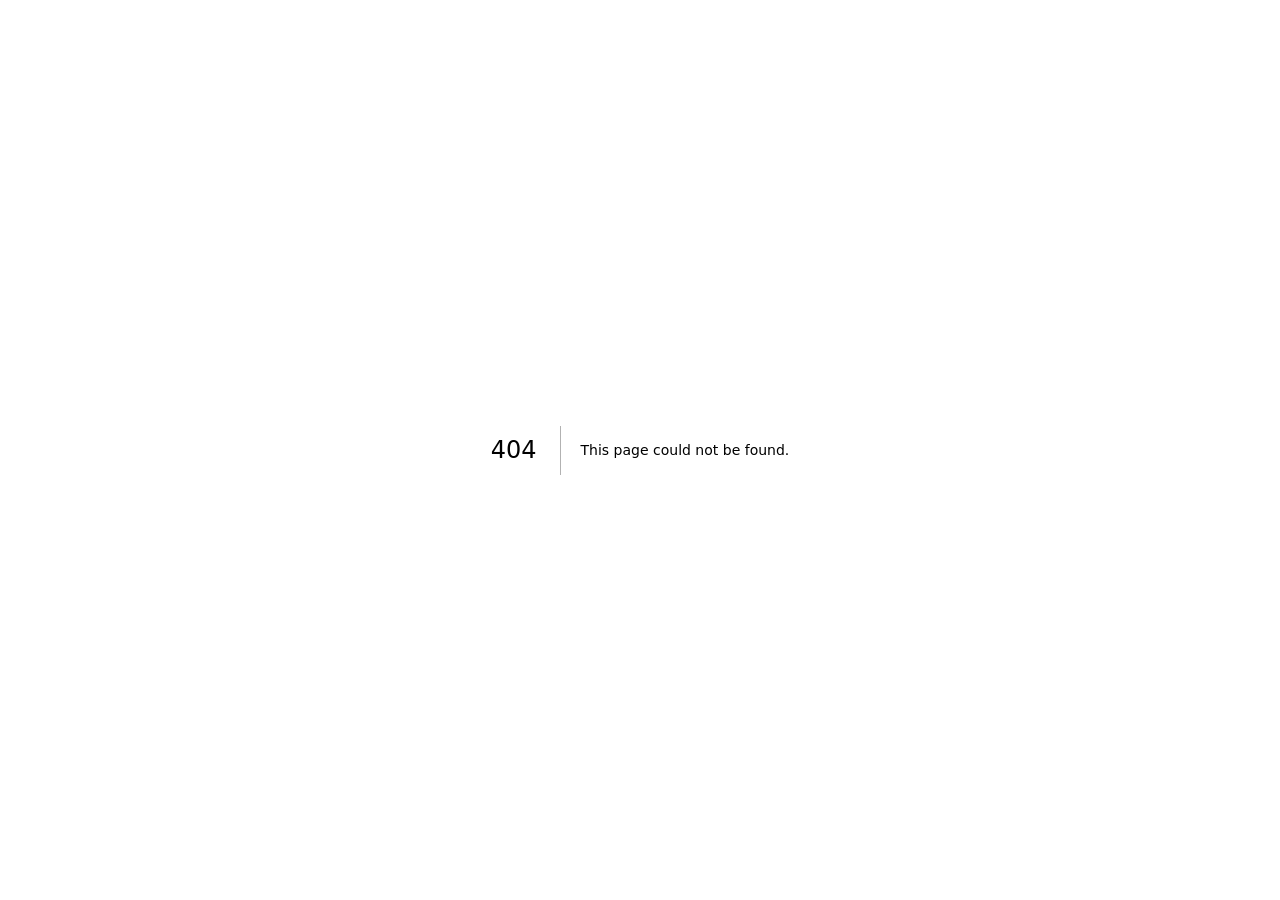
<file: 404/index.html>
<!DOCTYPE html><html lang="en" class="overpass_edce86b0-module__2L9R2G__variable source_serif_4_cadf6f42-module__VW8WSq__variable h-full antialiased"><head><meta charSet="utf-8"/><meta name="viewport" content="width=device-width, initial-scale=1"/><link rel="stylesheet" href="/_next/static/chunks/1oa0chi2kvhqr.css" data-precedence="next"/><link rel="preload" as="script" fetchPriority="low" href="/_next/static/chunks/2qhpizdmg6s8c.js"/><script src="/_next/static/chunks/15orcrkp-_9ct.js" async=""></script><script src="/_next/static/chunks/0y-qmi6py9vt0.js" async=""></script><script src="/_next/static/chunks/0iec5q4ack_04.js" async=""></script><script src="/_next/static/chunks/turbopack-066z5xopq8qxh.js" async=""></script><script src="/_next/static/chunks/05-c3ty_6dwfk.js" async=""></script><script src="/_next/static/chunks/14mrh2-p_w84d.js" async=""></script><script src="/_next/static/chunks/2jmejihot6bcg.js" async=""></script><meta name="robots" content="noindex"/><meta name="next-size-adjust" content=""/><title>404: This page could not be found.</title><title>BufferLoan — Payment Protection Program</title><meta name="description" content="BufferLoan is a dealer-sponsored Payment Protection Program. Eligible customers can apply for 0% payment assistance on a card restricted to their automobile lender, to stay current on their vehicle loan."/><link rel="icon" href="/favicon.ico?favicon.3bajkpfsarh-3.ico" sizes="32x32" type="image/x-icon"/><link rel="icon" href="/icon.svg?icon.3_c44zs_0z3mo.svg" sizes="any" type="image/svg+xml"/><link rel="apple-touch-icon" href="/apple-icon.png?apple-icon.1vm1npealoe2u.png" sizes="180x180" type="image/png"/><script src="/_next/static/chunks/0cz1d0mv5g_q7.js" noModule=""></script></head><body class="min-h-full flex flex-col"><div hidden=""><!--$--><!--/$--></div><div style="font-family:system-ui,&quot;Segoe UI&quot;,Roboto,Helvetica,Arial,sans-serif,&quot;Apple Color Emoji&quot;,&quot;Segoe UI Emoji&quot;;height:100vh;text-align:center;display:flex;flex-direction:column;align-items:center;justify-content:center"><div><style>body{color:#000;background:#fff;margin:0}.next-error-h1{border-right:1px solid rgba(0,0,0,.3)}@media (prefers-color-scheme:dark){body{color:#fff;background:#000}.next-error-h1{border-right:1px solid rgba(255,255,255,.3)}}</style><h1 class="next-error-h1" style="display:inline-block;margin:0 20px 0 0;padding:0 23px 0 0;font-size:24px;font-weight:500;vertical-align:top;line-height:49px">404</h1><div style="display:inline-block"><h2 style="font-size:14px;font-weight:400;line-height:49px;margin:0">This page could not be found.</h2></div></div></div><!--$--><!--/$--><script src="/_next/static/chunks/2qhpizdmg6s8c.js" id="_R_" async=""></script><script>(self.__next_f=self.__next_f||[]).push([0])</script><script>self.__next_f.push([1,"1:\"$Sreact.fragment\"\n2:I[39756,[\"/_next/static/chunks/05-c3ty_6dwfk.js\",\"/_next/static/chunks/14mrh2-p_w84d.js\"],\"default\"]\n3:I[58298,[\"/_next/static/chunks/05-c3ty_6dwfk.js\",\"/_next/static/chunks/14mrh2-p_w84d.js\",\"/_next/static/chunks/2jmejihot6bcg.js\"],\"default\"]\n4:I[37457,[\"/_next/static/chunks/05-c3ty_6dwfk.js\",\"/_next/static/chunks/14mrh2-p_w84d.js\"],\"default\"]\n5:I[97367,[\"/_next/static/chunks/05-c3ty_6dwfk.js\",\"/_next/static/chunks/14mrh2-p_w84d.js\"],\"OutletBoundary\"]\n6:\"$Sreact.suspense\"\n9:I[97367,[\"/_next/static/chunks/05-c3ty_6dwfk.js\",\"/_next/static/chunks/14mrh2-p_w84d.js\"],\"ViewportBoundary\"]\nb:I[97367,[\"/_next/static/chunks/05-c3ty_6dwfk.js\",\"/_next/static/chunks/14mrh2-p_w84d.js\"],\"MetadataBoundary\"]\nd:I[68027,[\"/_next/static/chunks/05-c3ty_6dwfk.js\",\"/_next/static/chunks/14mrh2-p_w84d.js\"],\"default\",1]\n:HL[\"/_next/static/chunks/1oa0chi2kvhqr.css\",\"style\"]\n"])</script><script>self.__next_f.push([1,"0:{\"P\":null,\"c\":[\"\",\"_not-found\",\"\"],\"q\":\"\",\"i\":false,\"f\":[[[\"\",{\"children\":[\"/_not-found\",{\"children\":[\"__PAGE__\",{}]}]},\"$undefined\",\"$undefined\",16],[[\"$\",\"$1\",\"c\",{\"children\":[[[\"$\",\"link\",\"0\",{\"rel\":\"stylesheet\",\"href\":\"/_next/static/chunks/1oa0chi2kvhqr.css\",\"precedence\":\"next\",\"crossOrigin\":\"$undefined\",\"nonce\":\"$undefined\"}],[\"$\",\"script\",\"script-0\",{\"src\":\"/_next/static/chunks/05-c3ty_6dwfk.js\",\"async\":true,\"nonce\":\"$undefined\"}],[\"$\",\"script\",\"script-1\",{\"src\":\"/_next/static/chunks/14mrh2-p_w84d.js\",\"async\":true,\"nonce\":\"$undefined\"}]],[\"$\",\"html\",null,{\"lang\":\"en\",\"className\":\"overpass_edce86b0-module__2L9R2G__variable source_serif_4_cadf6f42-module__VW8WSq__variable h-full antialiased\",\"children\":[\"$\",\"body\",null,{\"className\":\"min-h-full flex flex-col\",\"children\":[\"$\",\"$L2\",null,{\"parallelRouterKey\":\"children\",\"error\":\"$3\",\"errorStyles\":[],\"errorScripts\":[[\"$\",\"script\",\"script-0\",{\"src\":\"/_next/static/chunks/2jmejihot6bcg.js\",\"async\":true}]],\"template\":[\"$\",\"$L4\",null,{}],\"templateStyles\":\"$undefined\",\"templateScripts\":\"$undefined\",\"notFound\":[[[\"$\",\"title\",null,{\"children\":\"404: This page could not be found.\"}],[\"$\",\"div\",null,{\"style\":{\"fontFamily\":\"system-ui,\\\"Segoe UI\\\",Roboto,Helvetica,Arial,sans-serif,\\\"Apple Color Emoji\\\",\\\"Segoe UI Emoji\\\"\",\"height\":\"100vh\",\"textAlign\":\"center\",\"display\":\"flex\",\"flexDirection\":\"column\",\"alignItems\":\"center\",\"justifyContent\":\"center\"},\"children\":[\"$\",\"div\",null,{\"children\":[[\"$\",\"style\",null,{\"dangerouslySetInnerHTML\":{\"__html\":\"body{color:#000;background:#fff;margin:0}.next-error-h1{border-right:1px solid rgba(0,0,0,.3)}@media (prefers-color-scheme:dark){body{color:#fff;background:#000}.next-error-h1{border-right:1px solid rgba(255,255,255,.3)}}\"}}],[\"$\",\"h1\",null,{\"className\":\"next-error-h1\",\"style\":{\"display\":\"inline-block\",\"margin\":\"0 20px 0 0\",\"padding\":\"0 23px 0 0\",\"fontSize\":24,\"fontWeight\":500,\"verticalAlign\":\"top\",\"lineHeight\":\"49px\"},\"children\":404}],[\"$\",\"div\",null,{\"style\":{\"display\":\"inline-block\"},\"children\":[\"$\",\"h2\",null,{\"style\":{\"fontSize\":14,\"fontWeight\":400,\"lineHeight\":\"49px\",\"margin\":0},\"children\":\"This page could not be found.\"}]}]]}]}]],[]],\"forbidden\":\"$undefined\",\"unauthorized\":\"$undefined\"}]}]}]]}],{\"children\":[[\"$\",\"$1\",\"c\",{\"children\":[null,[\"$\",\"$L2\",null,{\"parallelRouterKey\":\"children\",\"error\":\"$undefined\",\"errorStyles\":\"$undefined\",\"errorScripts\":\"$undefined\",\"template\":[\"$\",\"$L4\",null,{}],\"templateStyles\":\"$undefined\",\"templateScripts\":\"$undefined\",\"notFound\":\"$undefined\",\"forbidden\":\"$undefined\",\"unauthorized\":\"$undefined\"}]]}],{\"children\":[[\"$\",\"$1\",\"c\",{\"children\":[[[\"$\",\"title\",null,{\"children\":\"404: This page could not be found.\"}],[\"$\",\"div\",null,{\"style\":\"$0:f:0:1:0:props:children:1:props:children:props:children:props:notFound:0:1:props:style\",\"children\":[\"$\",\"div\",null,{\"children\":[[\"$\",\"style\",null,{\"dangerouslySetInnerHTML\":{\"__html\":\"body{color:#000;background:#fff;margin:0}.next-error-h1{border-right:1px solid rgba(0,0,0,.3)}@media (prefers-color-scheme:dark){body{color:#fff;background:#000}.next-error-h1{border-right:1px solid rgba(255,255,255,.3)}}\"}}],[\"$\",\"h1\",null,{\"className\":\"next-error-h1\",\"style\":\"$0:f:0:1:0:props:children:1:props:children:props:children:props:notFound:0:1:props:children:props:children:1:props:style\",\"children\":404}],[\"$\",\"div\",null,{\"style\":\"$0:f:0:1:0:props:children:1:props:children:props:children:props:notFound:0:1:props:children:props:children:2:props:style\",\"children\":[\"$\",\"h2\",null,{\"style\":\"$0:f:0:1:0:props:children:1:props:children:props:children:props:notFound:0:1:props:children:props:children:2:props:children:props:style\",\"children\":\"This page could not be found.\"}]}]]}]}]],null,[\"$\",\"$L5\",null,{\"children\":[\"$\",\"$6\",null,{\"name\":\"Next.MetadataOutlet\",\"children\":\"$@7\"}]}]]}],{},null,false,null]},null,false,\"$@8\"]},null,false,null],[\"$\",\"$1\",\"h\",{\"children\":[[\"$\",\"meta\",null,{\"name\":\"robots\",\"content\":\"noindex\"}],[\"$\",\"$L9\",null,{\"children\":\"$La\"}],[\"$\",\"div\",null,{\"hidden\":true,\"children\":[\"$\",\"$Lb\",null,{\"children\":[\"$\",\"$6\",null,{\"name\":\"Next.Metadata\",\"children\":\"$Lc\"}]}]}],[\"$\",\"meta\",null,{\"name\":\"next-size-adjust\",\"content\":\"\"}]]}],false]],\"m\":\"$undefined\",\"G\":[\"$d\",[[\"$\",\"link\",\"0\",{\"rel\":\"stylesheet\",\"href\":\"/_next/static/chunks/1oa0chi2kvhqr.css\",\"precedence\":\"next\",\"crossOrigin\":\"$undefined\",\"nonce\":\"$undefined\"}]]],\"S\":true,\"h\":null,\"s\":\"$undefined\",\"l\":\"$undefined\",\"p\":\"$undefined\",\"d\":\"$undefined\",\"b\":\"nx3ngakBVeotIeBXF0WIN\"}\n"])</script><script>self.__next_f.push([1,"e:[]\n8:\"$We\"\n"])</script><script>self.__next_f.push([1,"a:[[\"$\",\"meta\",\"0\",{\"charSet\":\"utf-8\"}],[\"$\",\"meta\",\"1\",{\"name\":\"viewport\",\"content\":\"width=device-width, initial-scale=1\"}]]\n"])</script><script>self.__next_f.push([1,"f:I[27201,[\"/_next/static/chunks/05-c3ty_6dwfk.js\",\"/_next/static/chunks/14mrh2-p_w84d.js\"],\"IconMark\"]\n7:null\nc:[[\"$\",\"title\",\"0\",{\"children\":\"BufferLoan — Payment Protection Program\"}],[\"$\",\"meta\",\"1\",{\"name\":\"description\",\"content\":\"BufferLoan is a dealer-sponsored Payment Protection Program. Eligible customers can apply for 0% payment assistance on a card restricted to their automobile lender, to stay current on their vehicle loan.\"}],[\"$\",\"link\",\"2\",{\"rel\":\"icon\",\"href\":\"/favicon.ico?favicon.3bajkpfsarh-3.ico\",\"sizes\":\"32x32\",\"type\":\"image/x-icon\"}],[\"$\",\"link\",\"3\",{\"rel\":\"icon\",\"href\":\"/icon.svg?icon.3_c44zs_0z3mo.svg\",\"sizes\":\"any\",\"type\":\"image/svg+xml\"}],[\"$\",\"link\",\"4\",{\"rel\":\"apple-touch-icon\",\"href\":\"/apple-icon.png?apple-icon.1vm1npealoe2u.png\",\"sizes\":\"180x180\",\"type\":\"image/png\"}],[\"$\",\"$Lf\",\"5\",{}]]\n"])</script></body></html>
</file>
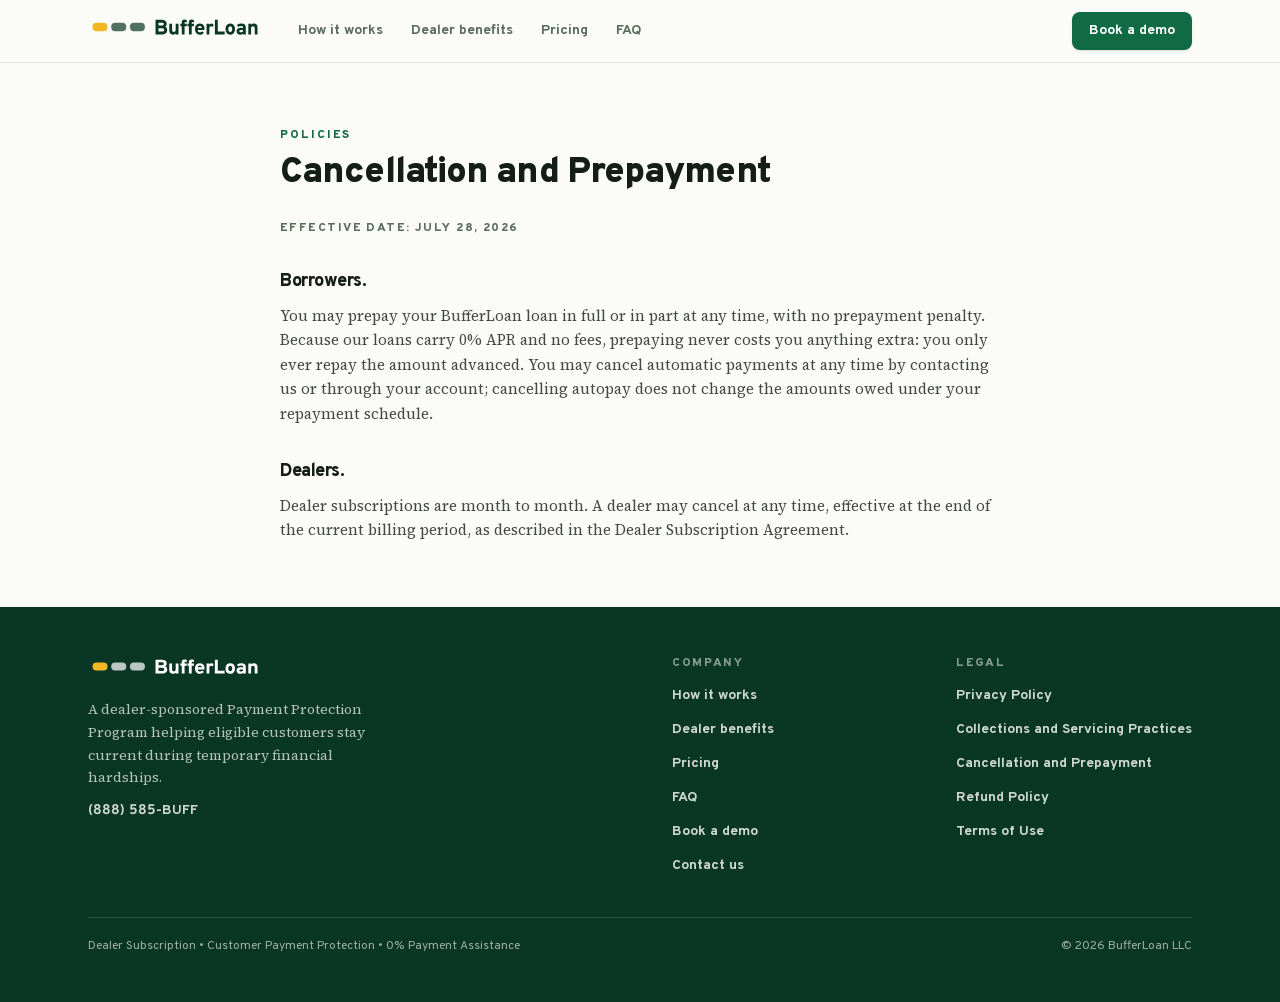
<file: cancellation/index.html>
<!DOCTYPE html><html lang="en" class="overpass_edce86b0-module__2L9R2G__variable source_serif_4_cadf6f42-module__VW8WSq__variable h-full antialiased"><head><meta charSet="utf-8"/><meta name="viewport" content="width=device-width, initial-scale=1"/><link rel="preload" href="/_next/static/media/68d403cf9f2c68c5-s.p.012bmydply3go.woff2" as="font" crossorigin="" type="font/woff2"/><link rel="preload" href="/_next/static/media/8c686831cca8fbc0-s.p.07m19b7gifklb.woff2" as="font" crossorigin="" type="font/woff2"/><link rel="preload" href="/brand/the-line.svg" as="image"/><link rel="preload" href="/brand/the-line-reversed.svg" as="image"/><link rel="stylesheet" href="/_next/static/chunks/1oa0chi2kvhqr.css" data-precedence="next"/><link rel="preload" as="script" fetchPriority="low" href="/_next/static/chunks/2qhpizdmg6s8c.js"/><script src="/_next/static/chunks/15orcrkp-_9ct.js" async=""></script><script src="/_next/static/chunks/0y-qmi6py9vt0.js" async=""></script><script src="/_next/static/chunks/0iec5q4ack_04.js" async=""></script><script src="/_next/static/chunks/turbopack-066z5xopq8qxh.js" async=""></script><script src="/_next/static/chunks/05-c3ty_6dwfk.js" async=""></script><script src="/_next/static/chunks/14mrh2-p_w84d.js" async=""></script><script src="/_next/static/chunks/2jmejihot6bcg.js" async=""></script><script src="/_next/static/chunks/1rxncug86bump.js" async=""></script><meta name="next-size-adjust" content=""/><title>Cancellation and Prepayment · BufferLoan</title><meta name="description" content="Prepay a BufferLoan loan at any time with no penalty, cancel autopay, or cancel a dealer subscription."/><link rel="icon" href="/favicon.ico?favicon.3bajkpfsarh-3.ico" sizes="32x32" type="image/x-icon"/><link rel="icon" href="/icon.svg?icon.3_c44zs_0z3mo.svg" sizes="any" type="image/svg+xml"/><link rel="apple-touch-icon" href="/apple-icon.png?apple-icon.1vm1npealoe2u.png" sizes="180x180" type="image/png"/><script src="/_next/static/chunks/0cz1d0mv5g_q7.js" noModule=""></script></head><body class="min-h-full flex flex-col"><div hidden=""><!--$--><!--/$--></div><header class="sticky top-0 z-40 border-b border-edge bg-paper/90 backdrop-blur"><div class="mx-auto flex max-w-6xl items-center gap-2 px-4 py-3 sm:px-6"><a aria-label="BufferLoan home" class="shrink-0 rounded-sm" href="/"><span class="inline-flex items-center text-lg"><img src="/brand/the-line.svg" alt="BufferLoan" class="h-[1.3em] w-auto"/></span></a><nav aria-label="Main" class="ml-4 hidden items-center gap-1 md:flex"><a class="rounded-lg px-3 py-2 text-sm font-bold text-muted transition-colors hover:bg-reflect hover:text-sign" href="/how-it-works/">How it works</a><a class="rounded-lg px-3 py-2 text-sm font-bold text-muted transition-colors hover:bg-reflect hover:text-sign" href="/dealer-benefits/">Dealer benefits</a><a class="rounded-lg px-3 py-2 text-sm font-bold text-muted transition-colors hover:bg-reflect hover:text-sign" href="/pricing/">Pricing</a><a class="rounded-lg px-3 py-2 text-sm font-bold text-muted transition-colors hover:bg-reflect hover:text-sign" href="/faq/">FAQ</a></nav><div class="ml-auto flex items-center gap-2"><a class="inline-flex items-center justify-center gap-2 rounded-lg px-4 py-2 text-sm font-bold transition-colors disabled:opacity-50 disabled:pointer-events-none cursor-pointer bg-sign text-white hover:bg-sign-strong border border-transparent shadow-sm max-md:hidden" href="/demo/">Book a demo</a><details class="relative md:hidden"><summary class="inline-flex cursor-pointer list-none items-center justify-center rounded-lg border border-edge bg-white px-3 py-2 text-sm font-bold text-asphalt [&amp;::-webkit-details-marker]:hidden">Menu</summary><div class="absolute right-0 top-[calc(100%+0.5rem)] z-50 w-52 rounded-xl border border-edge bg-white p-2 shadow-lg"><a href="/how-it-works" class="block rounded-lg px-3 py-2 text-sm font-bold text-asphalt hover:bg-reflect">How it works</a><a href="/dealer-benefits" class="block rounded-lg px-3 py-2 text-sm font-bold text-asphalt hover:bg-reflect">Dealer benefits</a><a href="/pricing" class="block rounded-lg px-3 py-2 text-sm font-bold text-asphalt hover:bg-reflect">Pricing</a><a href="/faq" class="block rounded-lg px-3 py-2 text-sm font-bold text-asphalt hover:bg-reflect">FAQ</a><a href="/demo" class="mt-1 block rounded-lg bg-sign px-3 py-2.5 text-center text-sm font-bold text-white shadow-sm hover:bg-sign-strong">Book a demo</a></div></details></div></div></header><main class="flex-1"><div class="mx-auto w-full px-4 pt-12 sm:px-6 sm:pt-16 max-w-3xl"><p class="text-xs font-extrabold uppercase tracking-[0.16em] text-sign">Policies</p><h1 class="mt-2 text-3xl font-black leading-tight tracking-tight text-asphalt sm:text-4xl">Cancellation and Prepayment</h1></div><div class="mx-auto w-full max-w-3xl px-4 sm:px-6"><p class="mt-6 text-xs font-extrabold uppercase tracking-[0.12em] text-muted">Effective date: <!-- -->July 28, 2026</p></div><section class="mx-auto w-full max-w-3xl px-4 pb-14 pt-8 sm:px-6 sm:pb-16"><section class="mt-8 first:mt-0"><h2 class="text-lg font-extrabold tracking-tight text-asphalt">Borrowers.</h2><div class="mt-2 space-y-3"><p class="font-serif text-[15px] leading-relaxed text-asphalt/80">You may prepay your BufferLoan loan in full or in part at any time, with no prepayment penalty. Because our loans carry 0% APR and no fees, prepaying never costs you anything extra: you only ever repay the amount advanced. You may cancel automatic payments at any time by contacting us or through your account; cancelling autopay does not change the amounts owed under your repayment schedule.</p></div></section><section class="mt-8 first:mt-0"><h2 class="text-lg font-extrabold tracking-tight text-asphalt">Dealers.</h2><div class="mt-2 space-y-3"><p class="font-serif text-[15px] leading-relaxed text-asphalt/80">Dealer subscriptions are month to month. A dealer may cancel at any time, effective at the end of the current billing period, as described in the Dealer Subscription Agreement.</p></div></section></section><!--$--><!--/$--></main><footer class="bg-pine"><div class="mx-auto max-w-6xl px-4 py-10 sm:px-6 sm:py-12"><div class="flex flex-wrap items-start justify-between gap-x-12 gap-y-8"><div><span class="inline-flex items-center text-lg"><img src="/brand/the-line-reversed.svg" alt="BufferLoan" class="h-[1.3em] w-auto"/></span><p class="mt-3 max-w-xs font-serif text-sm leading-relaxed text-white/70">A dealer-sponsored Payment Protection Program helping eligible customers stay current during temporary financial hardships.</p><a href="tel:+18885852833" class="mt-3 inline-block rounded-sm text-sm font-bold text-white/80 tabular-nums hover:text-white">(888) 585-BUFF</a></div><nav aria-label="Footer" class="grid gap-x-12 gap-y-8 sm:grid-cols-2"><div><h2 class="text-xs font-extrabold uppercase tracking-[0.14em] text-white/50">Company</h2><ul class="mt-3 space-y-2.5"><li><a class="rounded-sm text-sm font-bold text-white/80 hover:text-white" href="/how-it-works/">How it works</a></li><li><a class="rounded-sm text-sm font-bold text-white/80 hover:text-white" href="/dealer-benefits/">Dealer benefits</a></li><li><a class="rounded-sm text-sm font-bold text-white/80 hover:text-white" href="/pricing/">Pricing</a></li><li><a class="rounded-sm text-sm font-bold text-white/80 hover:text-white" href="/faq/">FAQ</a></li><li><a class="rounded-sm text-sm font-bold text-white/80 hover:text-white" href="/demo/">Book a demo</a></li><li><a class="rounded-sm text-sm font-bold text-white/80 hover:text-white" href="/contact/">Contact us</a></li></ul></div><div><h2 class="text-xs font-extrabold uppercase tracking-[0.14em] text-white/50">Legal</h2><ul class="mt-3 space-y-2.5"><li><a class="rounded-sm text-sm font-bold text-white/80 hover:text-white" href="/privacy/">Privacy Policy</a></li><li><a class="rounded-sm text-sm font-bold text-white/80 hover:text-white" href="/collections/">Collections and Servicing Practices</a></li><li><a class="rounded-sm text-sm font-bold text-white/80 hover:text-white" href="/cancellation/">Cancellation and Prepayment</a></li><li><a class="rounded-sm text-sm font-bold text-white/80 hover:text-white" href="/refunds/">Refund Policy</a></li><li><a class="rounded-sm text-sm font-bold text-white/80 hover:text-white" href="/terms/">Terms of Use</a></li></ul></div></nav></div><div class="mt-10 flex flex-wrap items-center justify-between gap-3 border-t border-white/15 pt-5 text-xs text-white/60"><p>Dealer Subscription • Customer Payment Protection • 0% Payment Assistance</p><p>© 2026 BufferLoan LLC</p></div></div></footer><script src="/_next/static/chunks/2qhpizdmg6s8c.js" id="_R_" async=""></script><script>(self.__next_f=self.__next_f||[]).push([0])</script><script>self.__next_f.push([1,"1:\"$Sreact.fragment\"\n2:I[39756,[\"/_next/static/chunks/05-c3ty_6dwfk.js\",\"/_next/static/chunks/14mrh2-p_w84d.js\"],\"default\"]\n3:I[58298,[\"/_next/static/chunks/05-c3ty_6dwfk.js\",\"/_next/static/chunks/14mrh2-p_w84d.js\",\"/_next/static/chunks/2jmejihot6bcg.js\"],\"default\"]\n4:I[37457,[\"/_next/static/chunks/05-c3ty_6dwfk.js\",\"/_next/static/chunks/14mrh2-p_w84d.js\"],\"default\"]\n5:I[22016,[\"/_next/static/chunks/05-c3ty_6dwfk.js\",\"/_next/static/chunks/14mrh2-p_w84d.js\",\"/_next/static/chunks/1rxncug86bump.js\"],\"\"]\nd:I[68027,[\"/_next/static/chunks/05-c3ty_6dwfk.js\",\"/_next/static/chunks/14mrh2-p_w84d.js\"],\"default\",1]\n:HL[\"/_next/static/chunks/1oa0chi2kvhqr.css\",\"style\"]\n:HL[\"/_next/static/media/68d403cf9f2c68c5-s.p.012bmydply3go.woff2\",\"font\",{\"crossOrigin\":\"\",\"type\":\"font/woff2\"}]\n:HL[\"/_next/static/media/8c686831cca8fbc0-s.p.07m19b7gifklb.woff2\",\"font\",{\"crossOrigin\":\"\",\"type\":\"font/woff2\"}]\n:HL[\"/brand/the-line.svg\",\"image\"]\n"])</script><script>self.__next_f.push([1,"0:{\"P\":null,\"c\":[\"\",\"cancellation\",\"\"],\"q\":\"\",\"i\":false,\"f\":[[[\"\",{\"children\":[\"(marketing)\",{\"children\":[\"cancellation\",{\"children\":[\"__PAGE__\",{}]}]}]},\"$undefined\",\"$undefined\",16],[[\"$\",\"$1\",\"c\",{\"children\":[[[\"$\",\"link\",\"0\",{\"rel\":\"stylesheet\",\"href\":\"/_next/static/chunks/1oa0chi2kvhqr.css\",\"precedence\":\"next\",\"crossOrigin\":\"$undefined\",\"nonce\":\"$undefined\"}],[\"$\",\"script\",\"script-0\",{\"src\":\"/_next/static/chunks/05-c3ty_6dwfk.js\",\"async\":true,\"nonce\":\"$undefined\"}],[\"$\",\"script\",\"script-1\",{\"src\":\"/_next/static/chunks/14mrh2-p_w84d.js\",\"async\":true,\"nonce\":\"$undefined\"}]],[\"$\",\"html\",null,{\"lang\":\"en\",\"className\":\"overpass_edce86b0-module__2L9R2G__variable source_serif_4_cadf6f42-module__VW8WSq__variable h-full antialiased\",\"children\":[\"$\",\"body\",null,{\"className\":\"min-h-full flex flex-col\",\"children\":[\"$\",\"$L2\",null,{\"parallelRouterKey\":\"children\",\"error\":\"$3\",\"errorStyles\":[],\"errorScripts\":[[\"$\",\"script\",\"script-0\",{\"src\":\"/_next/static/chunks/2jmejihot6bcg.js\",\"async\":true}]],\"template\":[\"$\",\"$L4\",null,{}],\"templateStyles\":\"$undefined\",\"templateScripts\":\"$undefined\",\"notFound\":[[[\"$\",\"title\",null,{\"children\":\"404: This page could not be found.\"}],[\"$\",\"div\",null,{\"style\":{\"fontFamily\":\"system-ui,\\\"Segoe UI\\\",Roboto,Helvetica,Arial,sans-serif,\\\"Apple Color Emoji\\\",\\\"Segoe UI Emoji\\\"\",\"height\":\"100vh\",\"textAlign\":\"center\",\"display\":\"flex\",\"flexDirection\":\"column\",\"alignItems\":\"center\",\"justifyContent\":\"center\"},\"children\":[\"$\",\"div\",null,{\"children\":[[\"$\",\"style\",null,{\"dangerouslySetInnerHTML\":{\"__html\":\"body{color:#000;background:#fff;margin:0}.next-error-h1{border-right:1px solid rgba(0,0,0,.3)}@media (prefers-color-scheme:dark){body{color:#fff;background:#000}.next-error-h1{border-right:1px solid rgba(255,255,255,.3)}}\"}}],[\"$\",\"h1\",null,{\"className\":\"next-error-h1\",\"style\":{\"display\":\"inline-block\",\"margin\":\"0 20px 0 0\",\"padding\":\"0 23px 0 0\",\"fontSize\":24,\"fontWeight\":500,\"verticalAlign\":\"top\",\"lineHeight\":\"49px\"},\"children\":404}],[\"$\",\"div\",null,{\"style\":{\"display\":\"inline-block\"},\"children\":[\"$\",\"h2\",null,{\"style\":{\"fontSize\":14,\"fontWeight\":400,\"lineHeight\":\"49px\",\"margin\":0},\"children\":\"This page could not be found.\"}]}]]}]}]],[]],\"forbidden\":\"$undefined\",\"unauthorized\":\"$undefined\"}]}]}]]}],{\"children\":[[\"$\",\"$1\",\"c\",{\"children\":[[[\"$\",\"script\",\"script-0\",{\"src\":\"/_next/static/chunks/1rxncug86bump.js\",\"async\":true,\"nonce\":\"$undefined\"}]],[[\"$\",\"header\",null,{\"className\":\"sticky top-0 z-40 border-b border-edge bg-paper/90 backdrop-blur\",\"children\":[\"$\",\"div\",null,{\"className\":\"mx-auto flex max-w-6xl items-center gap-2 px-4 py-3 sm:px-6\",\"children\":[[\"$\",\"$L5\",null,{\"href\":\"/\",\"aria-label\":\"BufferLoan home\",\"className\":\"shrink-0 rounded-sm\",\"children\":[\"$\",\"span\",null,{\"className\":\"inline-flex items-center text-lg\",\"children\":[\"$\",\"img\",null,{\"src\":\"/brand/the-line.svg\",\"alt\":\"BufferLoan\",\"className\":\"h-[1.3em] w-auto\"}]}]}],[\"$\",\"nav\",null,{\"aria-label\":\"Main\",\"className\":\"ml-4 hidden items-center gap-1 md:flex\",\"children\":[[\"$\",\"$L5\",\"/how-it-works\",{\"href\":\"/how-it-works\",\"className\":\"rounded-lg px-3 py-2 text-sm font-bold text-muted transition-colors hover:bg-reflect hover:text-sign\",\"children\":\"How it works\"}],[\"$\",\"$L5\",\"/dealer-benefits\",{\"href\":\"/dealer-benefits\",\"className\":\"rounded-lg px-3 py-2 text-sm font-bold text-muted transition-colors hover:bg-reflect hover:text-sign\",\"children\":\"Dealer benefits\"}],[\"$\",\"$L5\",\"/pricing\",{\"href\":\"/pricing\",\"className\":\"rounded-lg px-3 py-2 text-sm font-bold text-muted transition-colors hover:bg-reflect hover:text-sign\",\"children\":\"Pricing\"}],[\"$\",\"$L5\",\"/faq\",{\"href\":\"/faq\",\"className\":\"rounded-lg px-3 py-2 text-sm font-bold text-muted transition-colors hover:bg-reflect hover:text-sign\",\"children\":\"FAQ\"}]]}],[\"$\",\"div\",null,{\"className\":\"ml-auto flex items-center gap-2\",\"children\":[[\"$\",\"$L5\",null,{\"className\":\"inline-flex items-center justify-center gap-2 rounded-lg px-4 py-2 text-sm font-bold transition-colors disabled:opacity-50 disabled:pointer-events-none cursor-pointer bg-sign text-white hover:bg-sign-strong border border-transparent shadow-sm max-md:hidden\",\"href\":\"/demo\",\"children\":\"Book a demo\"}],[\"$\",\"details\",null,{\"className\":\"relative md:hidden\",\"children\":[[\"$\",\"summary\",null,{\"className\":\"inline-flex cursor-pointer list-none items-center justify-center rounded-lg border border-edge bg-white px-3 py-2 text-sm font-bold text-asphalt [\u0026::-webkit-details-marker]:hidden\",\"children\":\"Menu\"}],\"$L6\"]}]]}]]}]}],\"$L7\",\"$L8\"]]}],{\"children\":[\"$L9\",{\"children\":[\"$La\",{},null,false,null]},null,false,\"$@b\"]},null,false,null]},null,false,null],\"$Lc\",false]],\"m\":\"$undefined\",\"G\":[\"$d\",[\"$Le\"]],\"S\":true,\"h\":null,\"s\":\"$undefined\",\"l\":\"$undefined\",\"p\":\"$undefined\",\"d\":\"$undefined\",\"b\":\"nx3ngakBVeotIeBXF0WIN\"}\n"])</script><script>self.__next_f.push([1,"f:I[97367,[\"/_next/static/chunks/05-c3ty_6dwfk.js\",\"/_next/static/chunks/14mrh2-p_w84d.js\"],\"OutletBoundary\"]\n10:\"$Sreact.suspense\"\n13:I[97367,[\"/_next/static/chunks/05-c3ty_6dwfk.js\",\"/_next/static/chunks/14mrh2-p_w84d.js\"],\"ViewportBoundary\"]\n15:I[97367,[\"/_next/static/chunks/05-c3ty_6dwfk.js\",\"/_next/static/chunks/14mrh2-p_w84d.js\"],\"MetadataBoundary\"]\n:HL[\"/brand/the-line-reversed.svg\",\"image\"]\n6:[\"$\",\"div\",null,{\"className\":\"absolute right-0 top-[calc(100%+0.5rem)] z-50 w-52 rounded-xl border border-edge bg-white p-2 shadow-lg\",\"children\":[[[\"$\",\"a\",\"/how-it-works\",{\"href\":\"/how-it-works\",\"className\":\"block rounded-lg px-3 py-2 text-sm font-bold text-asphalt hover:bg-reflect\",\"children\":\"How it works\"}],[\"$\",\"a\",\"/dealer-benefits\",{\"href\":\"/dealer-benefits\",\"className\":\"block rounded-lg px-3 py-2 text-sm font-bold text-asphalt hover:bg-reflect\",\"children\":\"Dealer benefits\"}],[\"$\",\"a\",\"/pricing\",{\"href\":\"/pricing\",\"className\":\"block rounded-lg px-3 py-2 text-sm font-bold text-asphalt hover:bg-reflect\",\"children\":\"Pricing\"}],[\"$\",\"a\",\"/faq\",{\"href\":\"/faq\",\"className\":\"block rounded-lg px-3 py-2 text-sm font-bold text-asphalt hover:bg-reflect\",\"children\":\"FAQ\"}]],[\"$\",\"a\",null,{\"href\":\"/demo\",\"className\":\"mt-1 block rounded-lg bg-sign px-3 py-2.5 text-center text-sm font-bold text-white shadow-sm hover:bg-sign-strong\",\"children\":\"Book a demo\"}]]}]\n"])</script><script>self.__next_f.push([1,"7:[\"$\",\"main\",null,{\"className\":\"flex-1\",\"children\":[\"$\",\"$L2\",null,{\"parallelRouterKey\":\"children\",\"error\":\"$undefined\",\"errorStyles\":\"$undefined\",\"errorScripts\":\"$undefined\",\"template\":[\"$\",\"$L4\",null,{}],\"templateStyles\":\"$undefined\",\"templateScripts\":\"$undefined\",\"notFound\":[[[\"$\",\"title\",null,{\"children\":\"404: This page could not be found.\"}],[\"$\",\"div\",null,{\"style\":\"$0:f:0:1:0:props:children:1:props:children:props:children:props:notFound:0:1:props:style\",\"children\":[\"$\",\"div\",null,{\"children\":[[\"$\",\"style\",null,{\"dangerouslySetInnerHTML\":{\"__html\":\"body{color:#000;background:#fff;margin:0}.next-error-h1{border-right:1px solid rgba(0,0,0,.3)}@media (prefers-color-scheme:dark){body{color:#fff;background:#000}.next-error-h1{border-right:1px solid rgba(255,255,255,.3)}}\"}}],[\"$\",\"h1\",null,{\"className\":\"next-error-h1\",\"style\":\"$0:f:0:1:0:props:children:1:props:children:props:children:props:notFound:0:1:props:children:props:children:1:props:style\",\"children\":404}],[\"$\",\"div\",null,{\"style\":\"$0:f:0:1:0:props:children:1:props:children:props:children:props:notFound:0:1:props:children:props:children:2:props:style\",\"children\":[\"$\",\"h2\",null,{\"style\":\"$0:f:0:1:0:props:children:1:props:children:props:children:props:notFound:0:1:props:children:props:children:2:props:children:props:style\",\"children\":\"This page could not be found.\"}]}]]}]}]],[]],\"forbidden\":\"$undefined\",\"unauthorized\":\"$undefined\"}]}]\n"])</script><script>self.__next_f.push([1,"8:[\"$\",\"footer\",null,{\"className\":\"bg-pine\",\"children\":[\"$\",\"div\",null,{\"className\":\"mx-auto max-w-6xl px-4 py-10 sm:px-6 sm:py-12\",\"children\":[[\"$\",\"div\",null,{\"className\":\"flex flex-wrap items-start justify-between gap-x-12 gap-y-8\",\"children\":[[\"$\",\"div\",null,{\"children\":[[\"$\",\"span\",null,{\"className\":\"inline-flex items-center text-lg\",\"children\":[\"$\",\"img\",null,{\"src\":\"/brand/the-line-reversed.svg\",\"alt\":\"BufferLoan\",\"className\":\"h-[1.3em] w-auto\"}]}],[\"$\",\"p\",null,{\"className\":\"mt-3 max-w-xs font-serif text-sm leading-relaxed text-white/70\",\"children\":\"A dealer-sponsored Payment Protection Program helping eligible customers stay current during temporary financial hardships.\"}],[\"$\",\"a\",null,{\"href\":\"tel:+18885852833\",\"className\":\"mt-3 inline-block rounded-sm text-sm font-bold text-white/80 tabular-nums hover:text-white\",\"children\":\"(888) 585-BUFF\"}]]}],[\"$\",\"nav\",null,{\"aria-label\":\"Footer\",\"className\":\"grid gap-x-12 gap-y-8 sm:grid-cols-2\",\"children\":[[\"$\",\"div\",\"Company\",{\"children\":[[\"$\",\"h2\",null,{\"className\":\"text-xs font-extrabold uppercase tracking-[0.14em] text-white/50\",\"children\":\"Company\"}],[\"$\",\"ul\",null,{\"className\":\"mt-3 space-y-2.5\",\"children\":[[\"$\",\"li\",\"/how-it-works\",{\"children\":[\"$\",\"$L5\",null,{\"href\":\"/how-it-works\",\"className\":\"rounded-sm text-sm font-bold text-white/80 hover:text-white\",\"children\":\"How it works\"}]}],[\"$\",\"li\",\"/dealer-benefits\",{\"children\":[\"$\",\"$L5\",null,{\"href\":\"/dealer-benefits\",\"className\":\"rounded-sm text-sm font-bold text-white/80 hover:text-white\",\"children\":\"Dealer benefits\"}]}],[\"$\",\"li\",\"/pricing\",{\"children\":[\"$\",\"$L5\",null,{\"href\":\"/pricing\",\"className\":\"rounded-sm text-sm font-bold text-white/80 hover:text-white\",\"children\":\"Pricing\"}]}],[\"$\",\"li\",\"/faq\",{\"children\":[\"$\",\"$L5\",null,{\"href\":\"/faq\",\"className\":\"rounded-sm text-sm font-bold text-white/80 hover:text-white\",\"children\":\"FAQ\"}]}],[\"$\",\"li\",\"/demo\",{\"children\":[\"$\",\"$L5\",null,{\"href\":\"/demo\",\"className\":\"rounded-sm text-sm font-bold text-white/80 hover:text-white\",\"children\":\"Book a demo\"}]}],[\"$\",\"li\",\"/contact\",{\"children\":[\"$\",\"$L5\",null,{\"href\":\"/contact\",\"className\":\"rounded-sm text-sm font-bold text-white/80 hover:text-white\",\"children\":\"Contact us\"}]}]]}]]}],[\"$\",\"div\",\"Legal\",{\"children\":[[\"$\",\"h2\",null,{\"className\":\"text-xs font-extrabold uppercase tracking-[0.14em] text-white/50\",\"children\":\"Legal\"}],[\"$\",\"ul\",null,{\"className\":\"mt-3 space-y-2.5\",\"children\":[[\"$\",\"li\",\"/privacy\",{\"children\":[\"$\",\"$L5\",null,{\"href\":\"/privacy\",\"className\":\"rounded-sm text-sm font-bold text-white/80 hover:text-white\",\"children\":\"Privacy Policy\"}]}],[\"$\",\"li\",\"/collections\",{\"children\":[\"$\",\"$L5\",null,{\"href\":\"/collections\",\"className\":\"rounded-sm text-sm font-bold text-white/80 hover:text-white\",\"children\":\"Collections and Servicing Practices\"}]}],[\"$\",\"li\",\"/cancellation\",{\"children\":[\"$\",\"$L5\",null,{\"href\":\"/cancellation\",\"className\":\"rounded-sm text-sm font-bold text-white/80 hover:text-white\",\"children\":\"Cancellation and Prepayment\"}]}],[\"$\",\"li\",\"/refunds\",{\"children\":[\"$\",\"$L5\",null,{\"href\":\"/refunds\",\"className\":\"rounded-sm text-sm font-bold text-white/80 hover:text-white\",\"children\":\"Refund Policy\"}]}],[\"$\",\"li\",\"/terms\",{\"children\":[\"$\",\"$L5\",null,{\"href\":\"/terms\",\"className\":\"rounded-sm text-sm font-bold text-white/80 hover:text-white\",\"children\":\"Terms of Use\"}]}]]}]]}]]}]]}],[\"$\",\"div\",null,{\"className\":\"mt-10 flex flex-wrap items-center justify-between gap-3 border-t border-white/15 pt-5 text-xs text-white/60\",\"children\":[[\"$\",\"p\",null,{\"children\":\"Dealer Subscription • Customer Payment Protection • 0% Payment Assistance\"}],[\"$\",\"p\",null,{\"children\":\"© 2026 BufferLoan LLC\"}]]}]]}]}]\n"])</script><script>self.__next_f.push([1,"9:[\"$\",\"$1\",\"c\",{\"children\":[null,[\"$\",\"$L2\",null,{\"parallelRouterKey\":\"children\",\"error\":\"$undefined\",\"errorStyles\":\"$undefined\",\"errorScripts\":\"$undefined\",\"template\":[\"$\",\"$L4\",null,{}],\"templateStyles\":\"$undefined\",\"templateScripts\":\"$undefined\",\"notFound\":\"$undefined\",\"forbidden\":\"$undefined\",\"unauthorized\":\"$undefined\"}]]}]\n"])</script><script>self.__next_f.push([1,"a:[\"$\",\"$1\",\"c\",{\"children\":[[[\"$\",\"div\",null,{\"className\":\"mx-auto w-full px-4 pt-12 sm:px-6 sm:pt-16 max-w-3xl\",\"children\":[[\"$\",\"p\",null,{\"className\":\"text-xs font-extrabold uppercase tracking-[0.16em] text-sign\",\"children\":\"Policies\"}],[\"$\",\"h1\",null,{\"className\":\"mt-2 text-3xl font-black leading-tight tracking-tight text-asphalt sm:text-4xl\",\"children\":\"Cancellation and Prepayment\"}],null]}],[\"$\",\"div\",null,{\"className\":\"mx-auto w-full max-w-3xl px-4 sm:px-6\",\"children\":[\"$\",\"p\",null,{\"className\":\"mt-6 text-xs font-extrabold uppercase tracking-[0.12em] text-muted\",\"children\":[\"Effective date: \",\"July 28, 2026\"]}]}],[\"$\",\"section\",null,{\"className\":\"mx-auto w-full max-w-3xl px-4 pb-14 pt-8 sm:px-6 sm:pb-16\",\"children\":[[\"$\",\"section\",null,{\"className\":\"mt-8 first:mt-0\",\"children\":[[\"$\",\"h2\",null,{\"className\":\"text-lg font-extrabold tracking-tight text-asphalt\",\"children\":\"Borrowers.\"}],[\"$\",\"div\",null,{\"className\":\"mt-2 space-y-3\",\"children\":[\"$\",\"p\",null,{\"className\":\"font-serif text-[15px] leading-relaxed text-asphalt/80\",\"children\":\"You may prepay your BufferLoan loan in full or in part at any time, with no prepayment penalty. Because our loans carry 0% APR and no fees, prepaying never costs you anything extra: you only ever repay the amount advanced. You may cancel automatic payments at any time by contacting us or through your account; cancelling autopay does not change the amounts owed under your repayment schedule.\"}]}]]}],[\"$\",\"section\",null,{\"className\":\"mt-8 first:mt-0\",\"children\":[[\"$\",\"h2\",null,{\"className\":\"text-lg font-extrabold tracking-tight text-asphalt\",\"children\":\"Dealers.\"}],[\"$\",\"div\",null,{\"className\":\"mt-2 space-y-3\",\"children\":[\"$\",\"p\",null,{\"className\":\"font-serif text-[15px] leading-relaxed text-asphalt/80\",\"children\":\"Dealer subscriptions are month to month. A dealer may cancel at any time, effective at the end of the current billing period, as described in the Dealer Subscription Agreement.\"}]}]]}]]}]],null,[\"$\",\"$Lf\",null,{\"children\":[\"$\",\"$10\",null,{\"name\":\"Next.MetadataOutlet\",\"children\":\"$@11\"}]}]]}]\n"])</script><script>self.__next_f.push([1,"12:[]\nb:\"$W12\"\nc:[\"$\",\"$1\",\"h\",{\"children\":[null,[\"$\",\"$L13\",null,{\"children\":\"$L14\"}],[\"$\",\"div\",null,{\"hidden\":true,\"children\":[\"$\",\"$L15\",null,{\"children\":[\"$\",\"$10\",null,{\"name\":\"Next.Metadata\",\"children\":\"$L16\"}]}]}],[\"$\",\"meta\",null,{\"name\":\"next-size-adjust\",\"content\":\"\"}]]}]\ne:[\"$\",\"link\",\"0\",{\"rel\":\"stylesheet\",\"href\":\"/_next/static/chunks/1oa0chi2kvhqr.css\",\"precedence\":\"next\",\"crossOrigin\":\"$undefined\",\"nonce\":\"$undefined\"}]\n"])</script><script>self.__next_f.push([1,"14:[[\"$\",\"meta\",\"0\",{\"charSet\":\"utf-8\"}],[\"$\",\"meta\",\"1\",{\"name\":\"viewport\",\"content\":\"width=device-width, initial-scale=1\"}]]\n"])</script><script>self.__next_f.push([1,"17:I[27201,[\"/_next/static/chunks/05-c3ty_6dwfk.js\",\"/_next/static/chunks/14mrh2-p_w84d.js\"],\"IconMark\"]\n11:null\n16:[[\"$\",\"title\",\"0\",{\"children\":\"Cancellation and Prepayment · BufferLoan\"}],[\"$\",\"meta\",\"1\",{\"name\":\"description\",\"content\":\"Prepay a BufferLoan loan at any time with no penalty, cancel autopay, or cancel a dealer subscription.\"}],[\"$\",\"link\",\"2\",{\"rel\":\"icon\",\"href\":\"/favicon.ico?favicon.3bajkpfsarh-3.ico\",\"sizes\":\"32x32\",\"type\":\"image/x-icon\"}],[\"$\",\"link\",\"3\",{\"rel\":\"icon\",\"href\":\"/icon.svg?icon.3_c44zs_0z3mo.svg\",\"sizes\":\"any\",\"type\":\"image/svg+xml\"}],[\"$\",\"link\",\"4\",{\"rel\":\"apple-touch-icon\",\"href\":\"/apple-icon.png?apple-icon.1vm1npealoe2u.png\",\"sizes\":\"180x180\",\"type\":\"image/png\"}],[\"$\",\"$L17\",\"5\",{}]]\n"])</script></body></html>
</file>
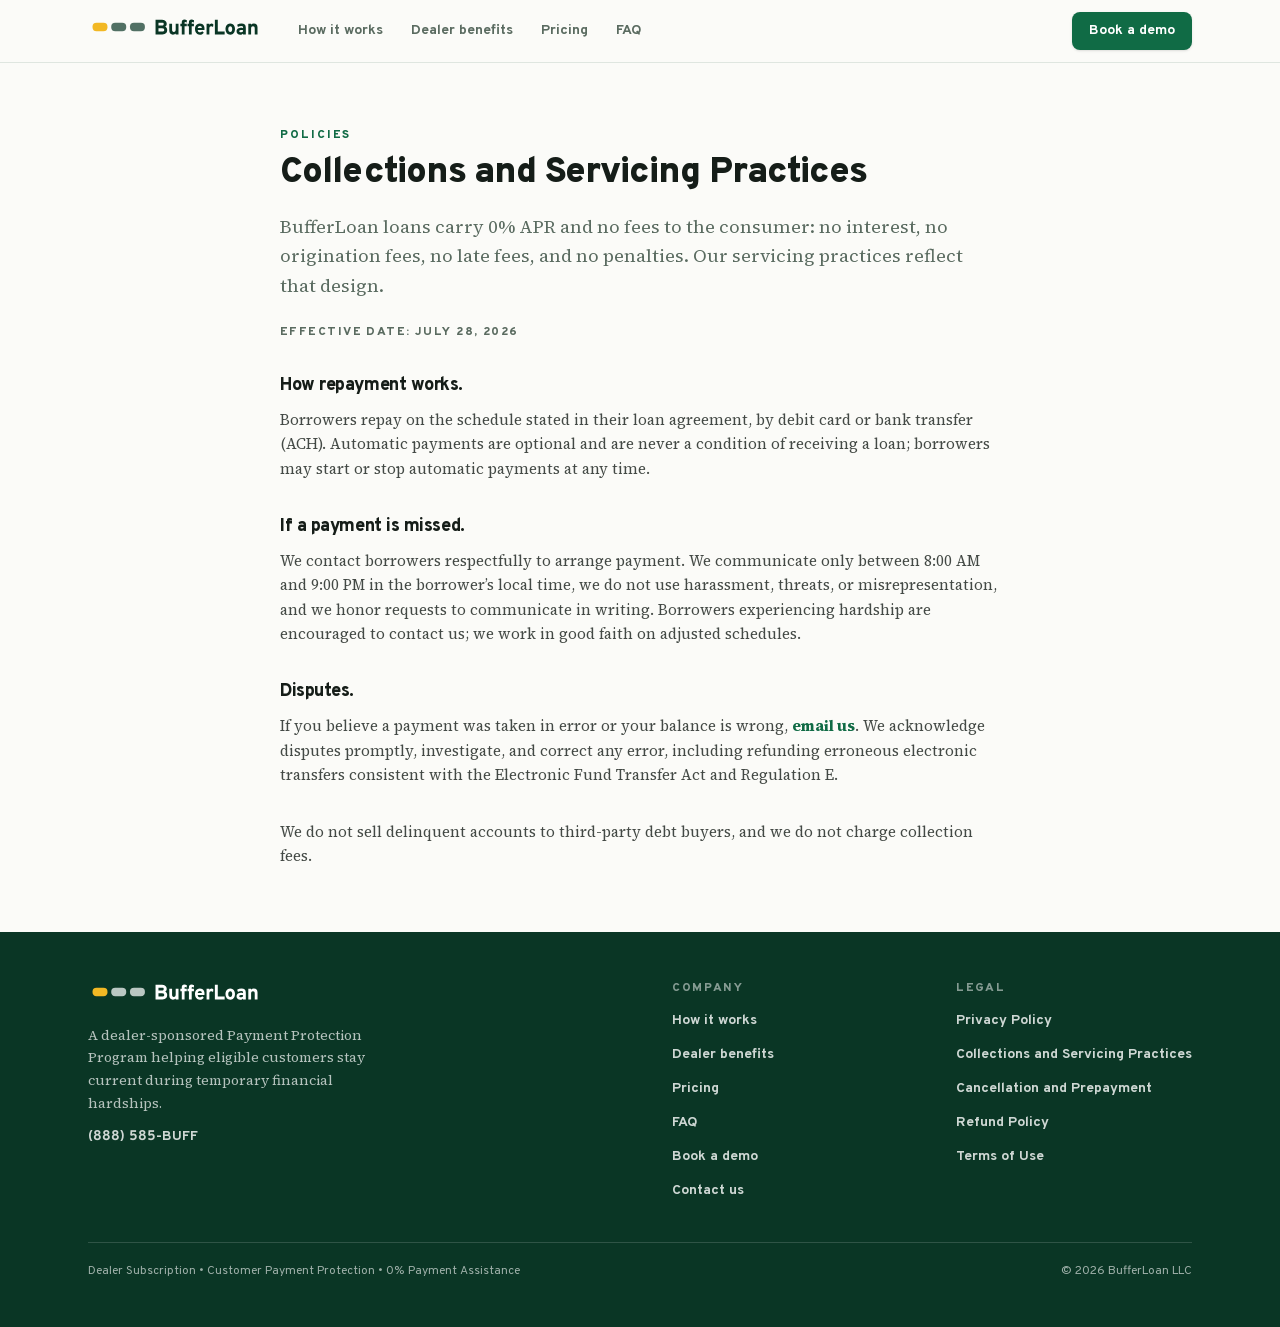
<file: collections/index.html>
<!DOCTYPE html><html lang="en" class="overpass_edce86b0-module__2L9R2G__variable source_serif_4_cadf6f42-module__VW8WSq__variable h-full antialiased"><head><meta charSet="utf-8"/><meta name="viewport" content="width=device-width, initial-scale=1"/><link rel="preload" href="/_next/static/media/68d403cf9f2c68c5-s.p.012bmydply3go.woff2" as="font" crossorigin="" type="font/woff2"/><link rel="preload" href="/_next/static/media/8c686831cca8fbc0-s.p.07m19b7gifklb.woff2" as="font" crossorigin="" type="font/woff2"/><link rel="preload" href="/brand/the-line.svg" as="image"/><link rel="preload" href="/brand/the-line-reversed.svg" as="image"/><link rel="stylesheet" href="/_next/static/chunks/1oa0chi2kvhqr.css" data-precedence="next"/><link rel="preload" as="script" fetchPriority="low" href="/_next/static/chunks/2qhpizdmg6s8c.js"/><script src="/_next/static/chunks/15orcrkp-_9ct.js" async=""></script><script src="/_next/static/chunks/0y-qmi6py9vt0.js" async=""></script><script src="/_next/static/chunks/0iec5q4ack_04.js" async=""></script><script src="/_next/static/chunks/turbopack-066z5xopq8qxh.js" async=""></script><script src="/_next/static/chunks/05-c3ty_6dwfk.js" async=""></script><script src="/_next/static/chunks/14mrh2-p_w84d.js" async=""></script><script src="/_next/static/chunks/2jmejihot6bcg.js" async=""></script><script src="/_next/static/chunks/1rxncug86bump.js" async=""></script><meta name="next-size-adjust" content=""/><title>Collections and Servicing Practices · BufferLoan</title><meta name="description" content="How BufferLoan services 0% APR loans, handles missed payments, and resolves disputes."/><link rel="icon" href="/favicon.ico?favicon.3bajkpfsarh-3.ico" sizes="32x32" type="image/x-icon"/><link rel="icon" href="/icon.svg?icon.3_c44zs_0z3mo.svg" sizes="any" type="image/svg+xml"/><link rel="apple-touch-icon" href="/apple-icon.png?apple-icon.1vm1npealoe2u.png" sizes="180x180" type="image/png"/><script src="/_next/static/chunks/0cz1d0mv5g_q7.js" noModule=""></script></head><body class="min-h-full flex flex-col"><div hidden=""><!--$--><!--/$--></div><header class="sticky top-0 z-40 border-b border-edge bg-paper/90 backdrop-blur"><div class="mx-auto flex max-w-6xl items-center gap-2 px-4 py-3 sm:px-6"><a aria-label="BufferLoan home" class="shrink-0 rounded-sm" href="/"><span class="inline-flex items-center text-lg"><img src="/brand/the-line.svg" alt="BufferLoan" class="h-[1.3em] w-auto"/></span></a><nav aria-label="Main" class="ml-4 hidden items-center gap-1 md:flex"><a class="rounded-lg px-3 py-2 text-sm font-bold text-muted transition-colors hover:bg-reflect hover:text-sign" href="/how-it-works/">How it works</a><a class="rounded-lg px-3 py-2 text-sm font-bold text-muted transition-colors hover:bg-reflect hover:text-sign" href="/dealer-benefits/">Dealer benefits</a><a class="rounded-lg px-3 py-2 text-sm font-bold text-muted transition-colors hover:bg-reflect hover:text-sign" href="/pricing/">Pricing</a><a class="rounded-lg px-3 py-2 text-sm font-bold text-muted transition-colors hover:bg-reflect hover:text-sign" href="/faq/">FAQ</a></nav><div class="ml-auto flex items-center gap-2"><a class="inline-flex items-center justify-center gap-2 rounded-lg px-4 py-2 text-sm font-bold transition-colors disabled:opacity-50 disabled:pointer-events-none cursor-pointer bg-sign text-white hover:bg-sign-strong border border-transparent shadow-sm max-md:hidden" href="/demo/">Book a demo</a><details class="relative md:hidden"><summary class="inline-flex cursor-pointer list-none items-center justify-center rounded-lg border border-edge bg-white px-3 py-2 text-sm font-bold text-asphalt [&amp;::-webkit-details-marker]:hidden">Menu</summary><div class="absolute right-0 top-[calc(100%+0.5rem)] z-50 w-52 rounded-xl border border-edge bg-white p-2 shadow-lg"><a href="/how-it-works" class="block rounded-lg px-3 py-2 text-sm font-bold text-asphalt hover:bg-reflect">How it works</a><a href="/dealer-benefits" class="block rounded-lg px-3 py-2 text-sm font-bold text-asphalt hover:bg-reflect">Dealer benefits</a><a href="/pricing" class="block rounded-lg px-3 py-2 text-sm font-bold text-asphalt hover:bg-reflect">Pricing</a><a href="/faq" class="block rounded-lg px-3 py-2 text-sm font-bold text-asphalt hover:bg-reflect">FAQ</a><a href="/demo" class="mt-1 block rounded-lg bg-sign px-3 py-2.5 text-center text-sm font-bold text-white shadow-sm hover:bg-sign-strong">Book a demo</a></div></details></div></div></header><main class="flex-1"><div class="mx-auto w-full px-4 pt-12 sm:px-6 sm:pt-16 max-w-3xl"><p class="text-xs font-extrabold uppercase tracking-[0.16em] text-sign">Policies</p><h1 class="mt-2 text-3xl font-black leading-tight tracking-tight text-asphalt sm:text-4xl">Collections and Servicing Practices</h1><p class="mt-4 font-serif text-lg leading-relaxed text-muted">BufferLoan loans carry 0% APR and no fees to the consumer: no interest, no origination fees, no late fees, and no penalties. Our servicing practices reflect that design.</p></div><div class="mx-auto w-full max-w-3xl px-4 sm:px-6"><p class="mt-6 text-xs font-extrabold uppercase tracking-[0.12em] text-muted">Effective date: <!-- -->July 28, 2026</p></div><section class="mx-auto w-full max-w-3xl px-4 pb-14 pt-8 sm:px-6 sm:pb-16"><section class="mt-8 first:mt-0"><h2 class="text-lg font-extrabold tracking-tight text-asphalt">How repayment works.</h2><div class="mt-2 space-y-3"><p class="font-serif text-[15px] leading-relaxed text-asphalt/80">Borrowers repay on the schedule stated in their loan agreement, by debit card or bank transfer (ACH). Automatic payments are optional and are never a condition of receiving a loan; borrowers may start or stop automatic payments at any time.</p></div></section><section class="mt-8 first:mt-0"><h2 class="text-lg font-extrabold tracking-tight text-asphalt">If a payment is missed.</h2><div class="mt-2 space-y-3"><p class="font-serif text-[15px] leading-relaxed text-asphalt/80">We contact borrowers respectfully to arrange payment. We communicate only between 8:00 AM and 9:00 PM in the borrower’s local time, we do not use harassment, threats, or misrepresentation, and we honor requests to communicate in writing. Borrowers experiencing hardship are encouraged to contact us; we work in good faith on adjusted schedules.</p></div></section><section class="mt-8 first:mt-0"><h2 class="text-lg font-extrabold tracking-tight text-asphalt">Disputes.</h2><div class="mt-2 space-y-3"><p class="font-serif text-[15px] leading-relaxed text-asphalt/80">If you believe a payment was taken in error or your balance is wrong,<!-- --> <a href="mailto:jason@FixYourRevenueEngine.com" class="rounded-sm font-bold text-sign hover:underline">email us</a>. We acknowledge disputes promptly, investigate, and correct any error, including refunding erroneous electronic transfers consistent with the Electronic Fund Transfer Act and Regulation E.</p></div></section><div class="mt-8"><p class="font-serif text-[15px] leading-relaxed text-asphalt/80">We do not sell delinquent accounts to third-party debt buyers, and we do not charge collection fees.</p></div></section><!--$--><!--/$--></main><footer class="bg-pine"><div class="mx-auto max-w-6xl px-4 py-10 sm:px-6 sm:py-12"><div class="flex flex-wrap items-start justify-between gap-x-12 gap-y-8"><div><span class="inline-flex items-center text-lg"><img src="/brand/the-line-reversed.svg" alt="BufferLoan" class="h-[1.3em] w-auto"/></span><p class="mt-3 max-w-xs font-serif text-sm leading-relaxed text-white/70">A dealer-sponsored Payment Protection Program helping eligible customers stay current during temporary financial hardships.</p><a href="tel:+18885852833" class="mt-3 inline-block rounded-sm text-sm font-bold text-white/80 tabular-nums hover:text-white">(888) 585-BUFF</a></div><nav aria-label="Footer" class="grid gap-x-12 gap-y-8 sm:grid-cols-2"><div><h2 class="text-xs font-extrabold uppercase tracking-[0.14em] text-white/50">Company</h2><ul class="mt-3 space-y-2.5"><li><a class="rounded-sm text-sm font-bold text-white/80 hover:text-white" href="/how-it-works/">How it works</a></li><li><a class="rounded-sm text-sm font-bold text-white/80 hover:text-white" href="/dealer-benefits/">Dealer benefits</a></li><li><a class="rounded-sm text-sm font-bold text-white/80 hover:text-white" href="/pricing/">Pricing</a></li><li><a class="rounded-sm text-sm font-bold text-white/80 hover:text-white" href="/faq/">FAQ</a></li><li><a class="rounded-sm text-sm font-bold text-white/80 hover:text-white" href="/demo/">Book a demo</a></li><li><a class="rounded-sm text-sm font-bold text-white/80 hover:text-white" href="/contact/">Contact us</a></li></ul></div><div><h2 class="text-xs font-extrabold uppercase tracking-[0.14em] text-white/50">Legal</h2><ul class="mt-3 space-y-2.5"><li><a class="rounded-sm text-sm font-bold text-white/80 hover:text-white" href="/privacy/">Privacy Policy</a></li><li><a class="rounded-sm text-sm font-bold text-white/80 hover:text-white" href="/collections/">Collections and Servicing Practices</a></li><li><a class="rounded-sm text-sm font-bold text-white/80 hover:text-white" href="/cancellation/">Cancellation and Prepayment</a></li><li><a class="rounded-sm text-sm font-bold text-white/80 hover:text-white" href="/refunds/">Refund Policy</a></li><li><a class="rounded-sm text-sm font-bold text-white/80 hover:text-white" href="/terms/">Terms of Use</a></li></ul></div></nav></div><div class="mt-10 flex flex-wrap items-center justify-between gap-3 border-t border-white/15 pt-5 text-xs text-white/60"><p>Dealer Subscription • Customer Payment Protection • 0% Payment Assistance</p><p>© 2026 BufferLoan LLC</p></div></div></footer><script src="/_next/static/chunks/2qhpizdmg6s8c.js" id="_R_" async=""></script><script>(self.__next_f=self.__next_f||[]).push([0])</script><script>self.__next_f.push([1,"1:\"$Sreact.fragment\"\n2:I[39756,[\"/_next/static/chunks/05-c3ty_6dwfk.js\",\"/_next/static/chunks/14mrh2-p_w84d.js\"],\"default\"]\n3:I[58298,[\"/_next/static/chunks/05-c3ty_6dwfk.js\",\"/_next/static/chunks/14mrh2-p_w84d.js\",\"/_next/static/chunks/2jmejihot6bcg.js\"],\"default\"]\n4:I[37457,[\"/_next/static/chunks/05-c3ty_6dwfk.js\",\"/_next/static/chunks/14mrh2-p_w84d.js\"],\"default\"]\n5:I[22016,[\"/_next/static/chunks/05-c3ty_6dwfk.js\",\"/_next/static/chunks/14mrh2-p_w84d.js\",\"/_next/static/chunks/1rxncug86bump.js\"],\"\"]\nd:I[68027,[\"/_next/static/chunks/05-c3ty_6dwfk.js\",\"/_next/static/chunks/14mrh2-p_w84d.js\"],\"default\",1]\n:HL[\"/_next/static/chunks/1oa0chi2kvhqr.css\",\"style\"]\n:HL[\"/_next/static/media/68d403cf9f2c68c5-s.p.012bmydply3go.woff2\",\"font\",{\"crossOrigin\":\"\",\"type\":\"font/woff2\"}]\n:HL[\"/_next/static/media/8c686831cca8fbc0-s.p.07m19b7gifklb.woff2\",\"font\",{\"crossOrigin\":\"\",\"type\":\"font/woff2\"}]\n:HL[\"/brand/the-line.svg\",\"image\"]\n"])</script><script>self.__next_f.push([1,"0:{\"P\":null,\"c\":[\"\",\"collections\",\"\"],\"q\":\"\",\"i\":false,\"f\":[[[\"\",{\"children\":[\"(marketing)\",{\"children\":[\"collections\",{\"children\":[\"__PAGE__\",{}]}]}]},\"$undefined\",\"$undefined\",16],[[\"$\",\"$1\",\"c\",{\"children\":[[[\"$\",\"link\",\"0\",{\"rel\":\"stylesheet\",\"href\":\"/_next/static/chunks/1oa0chi2kvhqr.css\",\"precedence\":\"next\",\"crossOrigin\":\"$undefined\",\"nonce\":\"$undefined\"}],[\"$\",\"script\",\"script-0\",{\"src\":\"/_next/static/chunks/05-c3ty_6dwfk.js\",\"async\":true,\"nonce\":\"$undefined\"}],[\"$\",\"script\",\"script-1\",{\"src\":\"/_next/static/chunks/14mrh2-p_w84d.js\",\"async\":true,\"nonce\":\"$undefined\"}]],[\"$\",\"html\",null,{\"lang\":\"en\",\"className\":\"overpass_edce86b0-module__2L9R2G__variable source_serif_4_cadf6f42-module__VW8WSq__variable h-full antialiased\",\"children\":[\"$\",\"body\",null,{\"className\":\"min-h-full flex flex-col\",\"children\":[\"$\",\"$L2\",null,{\"parallelRouterKey\":\"children\",\"error\":\"$3\",\"errorStyles\":[],\"errorScripts\":[[\"$\",\"script\",\"script-0\",{\"src\":\"/_next/static/chunks/2jmejihot6bcg.js\",\"async\":true}]],\"template\":[\"$\",\"$L4\",null,{}],\"templateStyles\":\"$undefined\",\"templateScripts\":\"$undefined\",\"notFound\":[[[\"$\",\"title\",null,{\"children\":\"404: This page could not be found.\"}],[\"$\",\"div\",null,{\"style\":{\"fontFamily\":\"system-ui,\\\"Segoe UI\\\",Roboto,Helvetica,Arial,sans-serif,\\\"Apple Color Emoji\\\",\\\"Segoe UI Emoji\\\"\",\"height\":\"100vh\",\"textAlign\":\"center\",\"display\":\"flex\",\"flexDirection\":\"column\",\"alignItems\":\"center\",\"justifyContent\":\"center\"},\"children\":[\"$\",\"div\",null,{\"children\":[[\"$\",\"style\",null,{\"dangerouslySetInnerHTML\":{\"__html\":\"body{color:#000;background:#fff;margin:0}.next-error-h1{border-right:1px solid rgba(0,0,0,.3)}@media (prefers-color-scheme:dark){body{color:#fff;background:#000}.next-error-h1{border-right:1px solid rgba(255,255,255,.3)}}\"}}],[\"$\",\"h1\",null,{\"className\":\"next-error-h1\",\"style\":{\"display\":\"inline-block\",\"margin\":\"0 20px 0 0\",\"padding\":\"0 23px 0 0\",\"fontSize\":24,\"fontWeight\":500,\"verticalAlign\":\"top\",\"lineHeight\":\"49px\"},\"children\":404}],[\"$\",\"div\",null,{\"style\":{\"display\":\"inline-block\"},\"children\":[\"$\",\"h2\",null,{\"style\":{\"fontSize\":14,\"fontWeight\":400,\"lineHeight\":\"49px\",\"margin\":0},\"children\":\"This page could not be found.\"}]}]]}]}]],[]],\"forbidden\":\"$undefined\",\"unauthorized\":\"$undefined\"}]}]}]]}],{\"children\":[[\"$\",\"$1\",\"c\",{\"children\":[[[\"$\",\"script\",\"script-0\",{\"src\":\"/_next/static/chunks/1rxncug86bump.js\",\"async\":true,\"nonce\":\"$undefined\"}]],[[\"$\",\"header\",null,{\"className\":\"sticky top-0 z-40 border-b border-edge bg-paper/90 backdrop-blur\",\"children\":[\"$\",\"div\",null,{\"className\":\"mx-auto flex max-w-6xl items-center gap-2 px-4 py-3 sm:px-6\",\"children\":[[\"$\",\"$L5\",null,{\"href\":\"/\",\"aria-label\":\"BufferLoan home\",\"className\":\"shrink-0 rounded-sm\",\"children\":[\"$\",\"span\",null,{\"className\":\"inline-flex items-center text-lg\",\"children\":[\"$\",\"img\",null,{\"src\":\"/brand/the-line.svg\",\"alt\":\"BufferLoan\",\"className\":\"h-[1.3em] w-auto\"}]}]}],[\"$\",\"nav\",null,{\"aria-label\":\"Main\",\"className\":\"ml-4 hidden items-center gap-1 md:flex\",\"children\":[[\"$\",\"$L5\",\"/how-it-works\",{\"href\":\"/how-it-works\",\"className\":\"rounded-lg px-3 py-2 text-sm font-bold text-muted transition-colors hover:bg-reflect hover:text-sign\",\"children\":\"How it works\"}],[\"$\",\"$L5\",\"/dealer-benefits\",{\"href\":\"/dealer-benefits\",\"className\":\"rounded-lg px-3 py-2 text-sm font-bold text-muted transition-colors hover:bg-reflect hover:text-sign\",\"children\":\"Dealer benefits\"}],[\"$\",\"$L5\",\"/pricing\",{\"href\":\"/pricing\",\"className\":\"rounded-lg px-3 py-2 text-sm font-bold text-muted transition-colors hover:bg-reflect hover:text-sign\",\"children\":\"Pricing\"}],[\"$\",\"$L5\",\"/faq\",{\"href\":\"/faq\",\"className\":\"rounded-lg px-3 py-2 text-sm font-bold text-muted transition-colors hover:bg-reflect hover:text-sign\",\"children\":\"FAQ\"}]]}],[\"$\",\"div\",null,{\"className\":\"ml-auto flex items-center gap-2\",\"children\":[[\"$\",\"$L5\",null,{\"className\":\"inline-flex items-center justify-center gap-2 rounded-lg px-4 py-2 text-sm font-bold transition-colors disabled:opacity-50 disabled:pointer-events-none cursor-pointer bg-sign text-white hover:bg-sign-strong border border-transparent shadow-sm max-md:hidden\",\"href\":\"/demo\",\"children\":\"Book a demo\"}],[\"$\",\"details\",null,{\"className\":\"relative md:hidden\",\"children\":[[\"$\",\"summary\",null,{\"className\":\"inline-flex cursor-pointer list-none items-center justify-center rounded-lg border border-edge bg-white px-3 py-2 text-sm font-bold text-asphalt [\u0026::-webkit-details-marker]:hidden\",\"children\":\"Menu\"}],\"$L6\"]}]]}]]}]}],\"$L7\",\"$L8\"]]}],{\"children\":[\"$L9\",{\"children\":[\"$La\",{},null,false,null]},null,false,\"$@b\"]},null,false,null]},null,false,null],\"$Lc\",false]],\"m\":\"$undefined\",\"G\":[\"$d\",[\"$Le\"]],\"S\":true,\"h\":null,\"s\":\"$undefined\",\"l\":\"$undefined\",\"p\":\"$undefined\",\"d\":\"$undefined\",\"b\":\"nx3ngakBVeotIeBXF0WIN\"}\n"])</script><script>self.__next_f.push([1,"f:I[97367,[\"/_next/static/chunks/05-c3ty_6dwfk.js\",\"/_next/static/chunks/14mrh2-p_w84d.js\"],\"OutletBoundary\"]\n10:\"$Sreact.suspense\"\n13:I[97367,[\"/_next/static/chunks/05-c3ty_6dwfk.js\",\"/_next/static/chunks/14mrh2-p_w84d.js\"],\"ViewportBoundary\"]\n15:I[97367,[\"/_next/static/chunks/05-c3ty_6dwfk.js\",\"/_next/static/chunks/14mrh2-p_w84d.js\"],\"MetadataBoundary\"]\n:HL[\"/brand/the-line-reversed.svg\",\"image\"]\n6:[\"$\",\"div\",null,{\"className\":\"absolute right-0 top-[calc(100%+0.5rem)] z-50 w-52 rounded-xl border border-edge bg-white p-2 shadow-lg\",\"children\":[[[\"$\",\"a\",\"/how-it-works\",{\"href\":\"/how-it-works\",\"className\":\"block rounded-lg px-3 py-2 text-sm font-bold text-asphalt hover:bg-reflect\",\"children\":\"How it works\"}],[\"$\",\"a\",\"/dealer-benefits\",{\"href\":\"/dealer-benefits\",\"className\":\"block rounded-lg px-3 py-2 text-sm font-bold text-asphalt hover:bg-reflect\",\"children\":\"Dealer benefits\"}],[\"$\",\"a\",\"/pricing\",{\"href\":\"/pricing\",\"className\":\"block rounded-lg px-3 py-2 text-sm font-bold text-asphalt hover:bg-reflect\",\"children\":\"Pricing\"}],[\"$\",\"a\",\"/faq\",{\"href\":\"/faq\",\"className\":\"block rounded-lg px-3 py-2 text-sm font-bold text-asphalt hover:bg-reflect\",\"children\":\"FAQ\"}]],[\"$\",\"a\",null,{\"href\":\"/demo\",\"className\":\"mt-1 block rounded-lg bg-sign px-3 py-2.5 text-center text-sm font-bold text-white shadow-sm hover:bg-sign-strong\",\"children\":\"Book a demo\"}]]}]\n"])</script><script>self.__next_f.push([1,"7:[\"$\",\"main\",null,{\"className\":\"flex-1\",\"children\":[\"$\",\"$L2\",null,{\"parallelRouterKey\":\"children\",\"error\":\"$undefined\",\"errorStyles\":\"$undefined\",\"errorScripts\":\"$undefined\",\"template\":[\"$\",\"$L4\",null,{}],\"templateStyles\":\"$undefined\",\"templateScripts\":\"$undefined\",\"notFound\":[[[\"$\",\"title\",null,{\"children\":\"404: This page could not be found.\"}],[\"$\",\"div\",null,{\"style\":\"$0:f:0:1:0:props:children:1:props:children:props:children:props:notFound:0:1:props:style\",\"children\":[\"$\",\"div\",null,{\"children\":[[\"$\",\"style\",null,{\"dangerouslySetInnerHTML\":{\"__html\":\"body{color:#000;background:#fff;margin:0}.next-error-h1{border-right:1px solid rgba(0,0,0,.3)}@media (prefers-color-scheme:dark){body{color:#fff;background:#000}.next-error-h1{border-right:1px solid rgba(255,255,255,.3)}}\"}}],[\"$\",\"h1\",null,{\"className\":\"next-error-h1\",\"style\":\"$0:f:0:1:0:props:children:1:props:children:props:children:props:notFound:0:1:props:children:props:children:1:props:style\",\"children\":404}],[\"$\",\"div\",null,{\"style\":\"$0:f:0:1:0:props:children:1:props:children:props:children:props:notFound:0:1:props:children:props:children:2:props:style\",\"children\":[\"$\",\"h2\",null,{\"style\":\"$0:f:0:1:0:props:children:1:props:children:props:children:props:notFound:0:1:props:children:props:children:2:props:children:props:style\",\"children\":\"This page could not be found.\"}]}]]}]}]],[]],\"forbidden\":\"$undefined\",\"unauthorized\":\"$undefined\"}]}]\n"])</script><script>self.__next_f.push([1,"8:[\"$\",\"footer\",null,{\"className\":\"bg-pine\",\"children\":[\"$\",\"div\",null,{\"className\":\"mx-auto max-w-6xl px-4 py-10 sm:px-6 sm:py-12\",\"children\":[[\"$\",\"div\",null,{\"className\":\"flex flex-wrap items-start justify-between gap-x-12 gap-y-8\",\"children\":[[\"$\",\"div\",null,{\"children\":[[\"$\",\"span\",null,{\"className\":\"inline-flex items-center text-lg\",\"children\":[\"$\",\"img\",null,{\"src\":\"/brand/the-line-reversed.svg\",\"alt\":\"BufferLoan\",\"className\":\"h-[1.3em] w-auto\"}]}],[\"$\",\"p\",null,{\"className\":\"mt-3 max-w-xs font-serif text-sm leading-relaxed text-white/70\",\"children\":\"A dealer-sponsored Payment Protection Program helping eligible customers stay current during temporary financial hardships.\"}],[\"$\",\"a\",null,{\"href\":\"tel:+18885852833\",\"className\":\"mt-3 inline-block rounded-sm text-sm font-bold text-white/80 tabular-nums hover:text-white\",\"children\":\"(888) 585-BUFF\"}]]}],[\"$\",\"nav\",null,{\"aria-label\":\"Footer\",\"className\":\"grid gap-x-12 gap-y-8 sm:grid-cols-2\",\"children\":[[\"$\",\"div\",\"Company\",{\"children\":[[\"$\",\"h2\",null,{\"className\":\"text-xs font-extrabold uppercase tracking-[0.14em] text-white/50\",\"children\":\"Company\"}],[\"$\",\"ul\",null,{\"className\":\"mt-3 space-y-2.5\",\"children\":[[\"$\",\"li\",\"/how-it-works\",{\"children\":[\"$\",\"$L5\",null,{\"href\":\"/how-it-works\",\"className\":\"rounded-sm text-sm font-bold text-white/80 hover:text-white\",\"children\":\"How it works\"}]}],[\"$\",\"li\",\"/dealer-benefits\",{\"children\":[\"$\",\"$L5\",null,{\"href\":\"/dealer-benefits\",\"className\":\"rounded-sm text-sm font-bold text-white/80 hover:text-white\",\"children\":\"Dealer benefits\"}]}],[\"$\",\"li\",\"/pricing\",{\"children\":[\"$\",\"$L5\",null,{\"href\":\"/pricing\",\"className\":\"rounded-sm text-sm font-bold text-white/80 hover:text-white\",\"children\":\"Pricing\"}]}],[\"$\",\"li\",\"/faq\",{\"children\":[\"$\",\"$L5\",null,{\"href\":\"/faq\",\"className\":\"rounded-sm text-sm font-bold text-white/80 hover:text-white\",\"children\":\"FAQ\"}]}],[\"$\",\"li\",\"/demo\",{\"children\":[\"$\",\"$L5\",null,{\"href\":\"/demo\",\"className\":\"rounded-sm text-sm font-bold text-white/80 hover:text-white\",\"children\":\"Book a demo\"}]}],[\"$\",\"li\",\"/contact\",{\"children\":[\"$\",\"$L5\",null,{\"href\":\"/contact\",\"className\":\"rounded-sm text-sm font-bold text-white/80 hover:text-white\",\"children\":\"Contact us\"}]}]]}]]}],[\"$\",\"div\",\"Legal\",{\"children\":[[\"$\",\"h2\",null,{\"className\":\"text-xs font-extrabold uppercase tracking-[0.14em] text-white/50\",\"children\":\"Legal\"}],[\"$\",\"ul\",null,{\"className\":\"mt-3 space-y-2.5\",\"children\":[[\"$\",\"li\",\"/privacy\",{\"children\":[\"$\",\"$L5\",null,{\"href\":\"/privacy\",\"className\":\"rounded-sm text-sm font-bold text-white/80 hover:text-white\",\"children\":\"Privacy Policy\"}]}],[\"$\",\"li\",\"/collections\",{\"children\":[\"$\",\"$L5\",null,{\"href\":\"/collections\",\"className\":\"rounded-sm text-sm font-bold text-white/80 hover:text-white\",\"children\":\"Collections and Servicing Practices\"}]}],[\"$\",\"li\",\"/cancellation\",{\"children\":[\"$\",\"$L5\",null,{\"href\":\"/cancellation\",\"className\":\"rounded-sm text-sm font-bold text-white/80 hover:text-white\",\"children\":\"Cancellation and Prepayment\"}]}],[\"$\",\"li\",\"/refunds\",{\"children\":[\"$\",\"$L5\",null,{\"href\":\"/refunds\",\"className\":\"rounded-sm text-sm font-bold text-white/80 hover:text-white\",\"children\":\"Refund Policy\"}]}],[\"$\",\"li\",\"/terms\",{\"children\":[\"$\",\"$L5\",null,{\"href\":\"/terms\",\"className\":\"rounded-sm text-sm font-bold text-white/80 hover:text-white\",\"children\":\"Terms of Use\"}]}]]}]]}]]}]]}],[\"$\",\"div\",null,{\"className\":\"mt-10 flex flex-wrap items-center justify-between gap-3 border-t border-white/15 pt-5 text-xs text-white/60\",\"children\":[[\"$\",\"p\",null,{\"children\":\"Dealer Subscription • Customer Payment Protection • 0% Payment Assistance\"}],[\"$\",\"p\",null,{\"children\":\"© 2026 BufferLoan LLC\"}]]}]]}]}]\n"])</script><script>self.__next_f.push([1,"9:[\"$\",\"$1\",\"c\",{\"children\":[null,[\"$\",\"$L2\",null,{\"parallelRouterKey\":\"children\",\"error\":\"$undefined\",\"errorStyles\":\"$undefined\",\"errorScripts\":\"$undefined\",\"template\":[\"$\",\"$L4\",null,{}],\"templateStyles\":\"$undefined\",\"templateScripts\":\"$undefined\",\"notFound\":\"$undefined\",\"forbidden\":\"$undefined\",\"unauthorized\":\"$undefined\"}]]}]\n"])</script><script>self.__next_f.push([1,"a:[\"$\",\"$1\",\"c\",{\"children\":[[[\"$\",\"div\",null,{\"className\":\"mx-auto w-full px-4 pt-12 sm:px-6 sm:pt-16 max-w-3xl\",\"children\":[[\"$\",\"p\",null,{\"className\":\"text-xs font-extrabold uppercase tracking-[0.16em] text-sign\",\"children\":\"Policies\"}],[\"$\",\"h1\",null,{\"className\":\"mt-2 text-3xl font-black leading-tight tracking-tight text-asphalt sm:text-4xl\",\"children\":\"Collections and Servicing Practices\"}],[\"$\",\"p\",null,{\"className\":\"mt-4 font-serif text-lg leading-relaxed text-muted\",\"children\":\"BufferLoan loans carry 0% APR and no fees to the consumer: no interest, no origination fees, no late fees, and no penalties. Our servicing practices reflect that design.\"}]]}],[\"$\",\"div\",null,{\"className\":\"mx-auto w-full max-w-3xl px-4 sm:px-6\",\"children\":[\"$\",\"p\",null,{\"className\":\"mt-6 text-xs font-extrabold uppercase tracking-[0.12em] text-muted\",\"children\":[\"Effective date: \",\"July 28, 2026\"]}]}],[\"$\",\"section\",null,{\"className\":\"mx-auto w-full max-w-3xl px-4 pb-14 pt-8 sm:px-6 sm:pb-16\",\"children\":[[\"$\",\"section\",null,{\"className\":\"mt-8 first:mt-0\",\"children\":[[\"$\",\"h2\",null,{\"className\":\"text-lg font-extrabold tracking-tight text-asphalt\",\"children\":\"How repayment works.\"}],[\"$\",\"div\",null,{\"className\":\"mt-2 space-y-3\",\"children\":[\"$\",\"p\",null,{\"className\":\"font-serif text-[15px] leading-relaxed text-asphalt/80\",\"children\":\"Borrowers repay on the schedule stated in their loan agreement, by debit card or bank transfer (ACH). Automatic payments are optional and are never a condition of receiving a loan; borrowers may start or stop automatic payments at any time.\"}]}]]}],[\"$\",\"section\",null,{\"className\":\"mt-8 first:mt-0\",\"children\":[[\"$\",\"h2\",null,{\"className\":\"text-lg font-extrabold tracking-tight text-asphalt\",\"children\":\"If a payment is missed.\"}],[\"$\",\"div\",null,{\"className\":\"mt-2 space-y-3\",\"children\":[\"$\",\"p\",null,{\"className\":\"font-serif text-[15px] leading-relaxed text-asphalt/80\",\"children\":\"We contact borrowers respectfully to arrange payment. We communicate only between 8:00 AM and 9:00 PM in the borrower’s local time, we do not use harassment, threats, or misrepresentation, and we honor requests to communicate in writing. Borrowers experiencing hardship are encouraged to contact us; we work in good faith on adjusted schedules.\"}]}]]}],[\"$\",\"section\",null,{\"className\":\"mt-8 first:mt-0\",\"children\":[[\"$\",\"h2\",null,{\"className\":\"text-lg font-extrabold tracking-tight text-asphalt\",\"children\":\"Disputes.\"}],[\"$\",\"div\",null,{\"className\":\"mt-2 space-y-3\",\"children\":[\"$\",\"p\",null,{\"className\":\"font-serif text-[15px] leading-relaxed text-asphalt/80\",\"children\":[\"If you believe a payment was taken in error or your balance is wrong,\",\" \",[\"$\",\"a\",null,{\"href\":\"mailto:jason@FixYourRevenueEngine.com\",\"className\":\"rounded-sm font-bold text-sign hover:underline\",\"children\":\"email us\"}],\". We acknowledge disputes promptly, investigate, and correct any error, including refunding erroneous electronic transfers consistent with the Electronic Fund Transfer Act and Regulation E.\"]}]}]]}],[\"$\",\"div\",null,{\"className\":\"mt-8\",\"children\":[\"$\",\"p\",null,{\"className\":\"font-serif text-[15px] leading-relaxed text-asphalt/80\",\"children\":\"We do not sell delinquent accounts to third-party debt buyers, and we do not charge collection fees.\"}]}]]}]],null,[\"$\",\"$Lf\",null,{\"children\":[\"$\",\"$10\",null,{\"name\":\"Next.MetadataOutlet\",\"children\":\"$@11\"}]}]]}]\n"])</script><script>self.__next_f.push([1,"12:[]\nb:\"$W12\"\nc:[\"$\",\"$1\",\"h\",{\"children\":[null,[\"$\",\"$L13\",null,{\"children\":\"$L14\"}],[\"$\",\"div\",null,{\"hidden\":true,\"children\":[\"$\",\"$L15\",null,{\"children\":[\"$\",\"$10\",null,{\"name\":\"Next.Metadata\",\"children\":\"$L16\"}]}]}],[\"$\",\"meta\",null,{\"name\":\"next-size-adjust\",\"content\":\"\"}]]}]\ne:[\"$\",\"link\",\"0\",{\"rel\":\"stylesheet\",\"href\":\"/_next/static/chunks/1oa0chi2kvhqr.css\",\"precedence\":\"next\",\"crossOrigin\":\"$undefined\",\"nonce\":\"$undefined\"}]\n"])</script><script>self.__next_f.push([1,"14:[[\"$\",\"meta\",\"0\",{\"charSet\":\"utf-8\"}],[\"$\",\"meta\",\"1\",{\"name\":\"viewport\",\"content\":\"width=device-width, initial-scale=1\"}]]\n"])</script><script>self.__next_f.push([1,"17:I[27201,[\"/_next/static/chunks/05-c3ty_6dwfk.js\",\"/_next/static/chunks/14mrh2-p_w84d.js\"],\"IconMark\"]\n11:null\n16:[[\"$\",\"title\",\"0\",{\"children\":\"Collections and Servicing Practices · BufferLoan\"}],[\"$\",\"meta\",\"1\",{\"name\":\"description\",\"content\":\"How BufferLoan services 0% APR loans, handles missed payments, and resolves disputes.\"}],[\"$\",\"link\",\"2\",{\"rel\":\"icon\",\"href\":\"/favicon.ico?favicon.3bajkpfsarh-3.ico\",\"sizes\":\"32x32\",\"type\":\"image/x-icon\"}],[\"$\",\"link\",\"3\",{\"rel\":\"icon\",\"href\":\"/icon.svg?icon.3_c44zs_0z3mo.svg\",\"sizes\":\"any\",\"type\":\"image/svg+xml\"}],[\"$\",\"link\",\"4\",{\"rel\":\"apple-touch-icon\",\"href\":\"/apple-icon.png?apple-icon.1vm1npealoe2u.png\",\"sizes\":\"180x180\",\"type\":\"image/png\"}],[\"$\",\"$L17\",\"5\",{}]]\n"])</script></body></html>
</file>
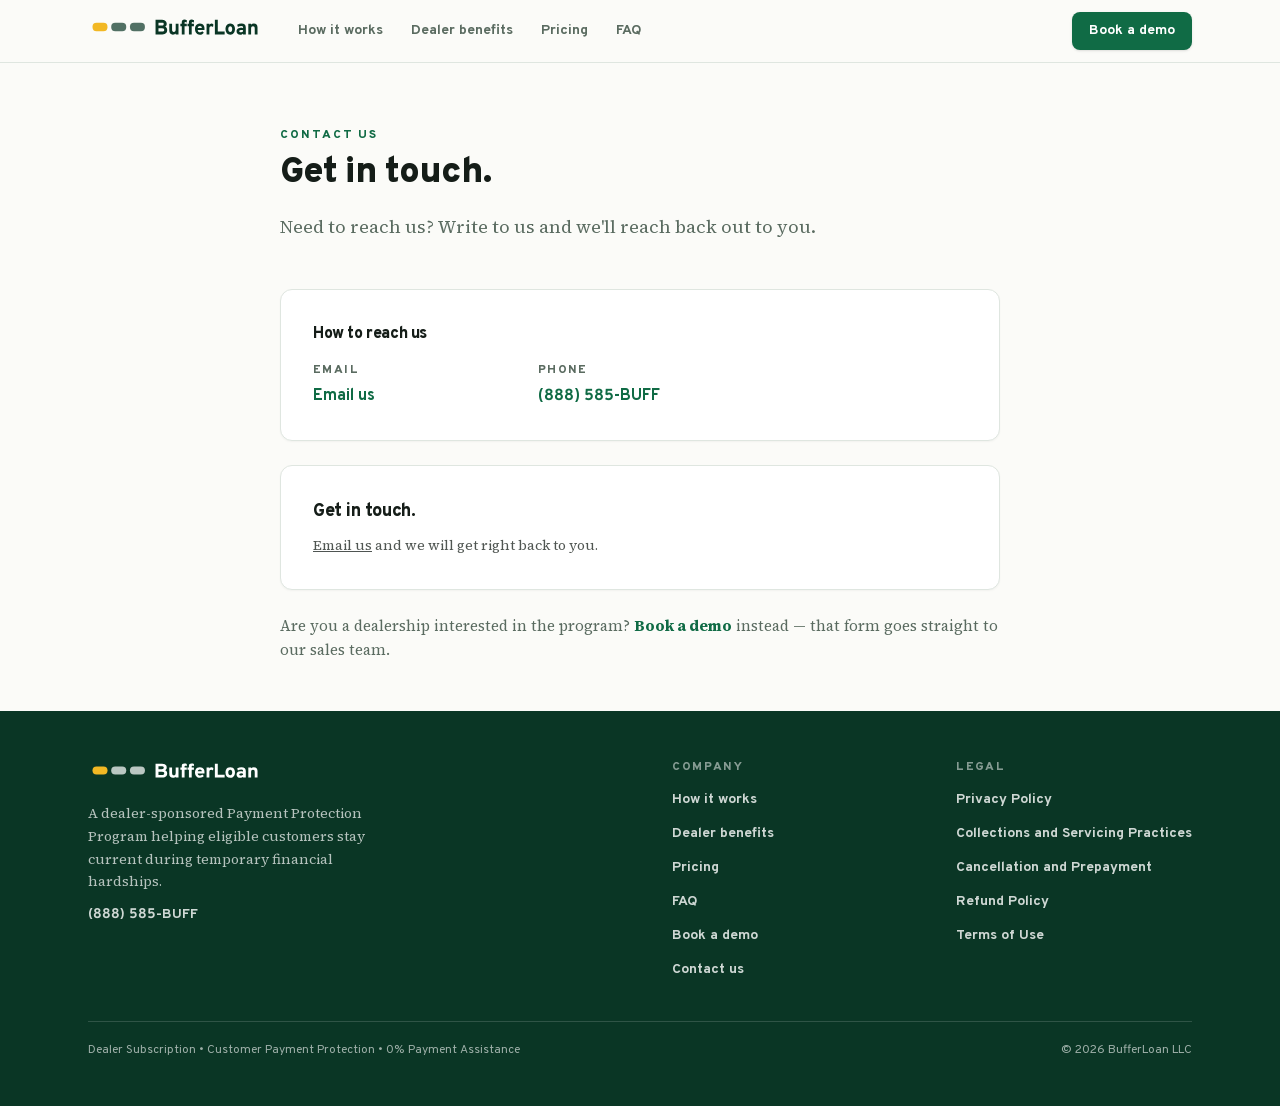
<file: contact/index.html>
<!DOCTYPE html><html lang="en" class="overpass_edce86b0-module__2L9R2G__variable source_serif_4_cadf6f42-module__VW8WSq__variable h-full antialiased"><head><meta charSet="utf-8"/><meta name="viewport" content="width=device-width, initial-scale=1"/><link rel="preload" href="/_next/static/media/68d403cf9f2c68c5-s.p.012bmydply3go.woff2" as="font" crossorigin="" type="font/woff2"/><link rel="preload" href="/_next/static/media/8c686831cca8fbc0-s.p.07m19b7gifklb.woff2" as="font" crossorigin="" type="font/woff2"/><link rel="preload" href="/brand/the-line.svg" as="image"/><link rel="preload" href="/brand/the-line-reversed.svg" as="image"/><link rel="stylesheet" href="/_next/static/chunks/1oa0chi2kvhqr.css" data-precedence="next"/><link rel="preload" as="script" fetchPriority="low" href="/_next/static/chunks/2qhpizdmg6s8c.js"/><script src="/_next/static/chunks/15orcrkp-_9ct.js" async=""></script><script src="/_next/static/chunks/0y-qmi6py9vt0.js" async=""></script><script src="/_next/static/chunks/0iec5q4ack_04.js" async=""></script><script src="/_next/static/chunks/turbopack-066z5xopq8qxh.js" async=""></script><script src="/_next/static/chunks/05-c3ty_6dwfk.js" async=""></script><script src="/_next/static/chunks/14mrh2-p_w84d.js" async=""></script><script src="/_next/static/chunks/2jmejihot6bcg.js" async=""></script><script src="/_next/static/chunks/1rxncug86bump.js" async=""></script><meta name="next-size-adjust" content=""/><title>Contact us · BufferLoan</title><meta name="description" content="Reach BufferLoan by email, phone, or mail — or send us a message and we&#x27;ll reply to you directly."/><link rel="icon" href="/favicon.ico?favicon.3bajkpfsarh-3.ico" sizes="32x32" type="image/x-icon"/><link rel="icon" href="/icon.svg?icon.3_c44zs_0z3mo.svg" sizes="any" type="image/svg+xml"/><link rel="apple-touch-icon" href="/apple-icon.png?apple-icon.1vm1npealoe2u.png" sizes="180x180" type="image/png"/><script src="/_next/static/chunks/0cz1d0mv5g_q7.js" noModule=""></script></head><body class="min-h-full flex flex-col"><div hidden=""><!--$--><!--/$--></div><header class="sticky top-0 z-40 border-b border-edge bg-paper/90 backdrop-blur"><div class="mx-auto flex max-w-6xl items-center gap-2 px-4 py-3 sm:px-6"><a aria-label="BufferLoan home" class="shrink-0 rounded-sm" href="/"><span class="inline-flex items-center text-lg"><img src="/brand/the-line.svg" alt="BufferLoan" class="h-[1.3em] w-auto"/></span></a><nav aria-label="Main" class="ml-4 hidden items-center gap-1 md:flex"><a class="rounded-lg px-3 py-2 text-sm font-bold text-muted transition-colors hover:bg-reflect hover:text-sign" href="/how-it-works/">How it works</a><a class="rounded-lg px-3 py-2 text-sm font-bold text-muted transition-colors hover:bg-reflect hover:text-sign" href="/dealer-benefits/">Dealer benefits</a><a class="rounded-lg px-3 py-2 text-sm font-bold text-muted transition-colors hover:bg-reflect hover:text-sign" href="/pricing/">Pricing</a><a class="rounded-lg px-3 py-2 text-sm font-bold text-muted transition-colors hover:bg-reflect hover:text-sign" href="/faq/">FAQ</a></nav><div class="ml-auto flex items-center gap-2"><a class="inline-flex items-center justify-center gap-2 rounded-lg px-4 py-2 text-sm font-bold transition-colors disabled:opacity-50 disabled:pointer-events-none cursor-pointer bg-sign text-white hover:bg-sign-strong border border-transparent shadow-sm max-md:hidden" href="/demo/">Book a demo</a><details class="relative md:hidden"><summary class="inline-flex cursor-pointer list-none items-center justify-center rounded-lg border border-edge bg-white px-3 py-2 text-sm font-bold text-asphalt [&amp;::-webkit-details-marker]:hidden">Menu</summary><div class="absolute right-0 top-[calc(100%+0.5rem)] z-50 w-52 rounded-xl border border-edge bg-white p-2 shadow-lg"><a href="/how-it-works" class="block rounded-lg px-3 py-2 text-sm font-bold text-asphalt hover:bg-reflect">How it works</a><a href="/dealer-benefits" class="block rounded-lg px-3 py-2 text-sm font-bold text-asphalt hover:bg-reflect">Dealer benefits</a><a href="/pricing" class="block rounded-lg px-3 py-2 text-sm font-bold text-asphalt hover:bg-reflect">Pricing</a><a href="/faq" class="block rounded-lg px-3 py-2 text-sm font-bold text-asphalt hover:bg-reflect">FAQ</a><a href="/demo" class="mt-1 block rounded-lg bg-sign px-3 py-2.5 text-center text-sm font-bold text-white shadow-sm hover:bg-sign-strong">Book a demo</a></div></details></div></div></header><main class="flex-1"><div class="mx-auto w-full px-4 pt-12 sm:px-6 sm:pt-16 max-w-3xl"><p class="text-xs font-extrabold uppercase tracking-[0.16em] text-sign">Contact us</p><h1 class="mt-2 text-3xl font-black leading-tight tracking-tight text-asphalt sm:text-4xl">Get in touch.</h1><p class="mt-4 font-serif text-lg leading-relaxed text-muted">Need to reach us? Write to us and we&#x27;ll reach back out to you.</p></div><section class="mx-auto w-full max-w-3xl px-4 py-10 sm:px-6 sm:py-12"><div class="rounded-xl border border-edge bg-white shadow-[0_1px_2px_rgba(21,29,24,0.04)] p-6 sm:p-8"><h2 class="text-base font-extrabold tracking-tight text-asphalt">How to reach us</h2><dl class="mt-4 grid gap-5 sm:grid-cols-3"><div><dt class="text-xs font-extrabold uppercase tracking-[0.12em] text-muted">Email</dt><dd class="mt-1.5"><a href="mailto:jason@FixYourRevenueEngine.com" class="rounded-sm font-bold text-sign hover:underline">Email us</a></dd></div><div><dt class="text-xs font-extrabold uppercase tracking-[0.12em] text-muted">Phone</dt><dd class="mt-1.5"><a href="tel:+18885852833" class="rounded-sm font-bold text-sign tabular-nums hover:underline">(888) 585-BUFF</a></dd></div></dl></div><div class="mt-6"><div class="rounded-xl border border-edge bg-white shadow-[0_1px_2px_rgba(21,29,24,0.04)] p-6 sm:p-8"><h2 class="text-lg font-extrabold tracking-tight text-asphalt">Get in touch.</h2><p class="mt-2 font-serif text-sm leading-relaxed text-asphalt/75"><a class="underline" href="mailto:jason@FixYourRevenueEngine.com">Email us</a> <!-- -->and we will get right back to you.</p></div></div><p class="mt-6 font-serif text-[15px] leading-relaxed text-muted">Are you a dealership interested in the program?<!-- --> <a class="rounded-sm font-bold text-sign hover:underline" href="/demo/">Book a demo</a> <!-- -->instead — that form goes straight to our sales team.</p></section><!--$--><!--/$--></main><footer class="bg-pine"><div class="mx-auto max-w-6xl px-4 py-10 sm:px-6 sm:py-12"><div class="flex flex-wrap items-start justify-between gap-x-12 gap-y-8"><div><span class="inline-flex items-center text-lg"><img src="/brand/the-line-reversed.svg" alt="BufferLoan" class="h-[1.3em] w-auto"/></span><p class="mt-3 max-w-xs font-serif text-sm leading-relaxed text-white/70">A dealer-sponsored Payment Protection Program helping eligible customers stay current during temporary financial hardships.</p><a href="tel:+18885852833" class="mt-3 inline-block rounded-sm text-sm font-bold text-white/80 tabular-nums hover:text-white">(888) 585-BUFF</a></div><nav aria-label="Footer" class="grid gap-x-12 gap-y-8 sm:grid-cols-2"><div><h2 class="text-xs font-extrabold uppercase tracking-[0.14em] text-white/50">Company</h2><ul class="mt-3 space-y-2.5"><li><a class="rounded-sm text-sm font-bold text-white/80 hover:text-white" href="/how-it-works/">How it works</a></li><li><a class="rounded-sm text-sm font-bold text-white/80 hover:text-white" href="/dealer-benefits/">Dealer benefits</a></li><li><a class="rounded-sm text-sm font-bold text-white/80 hover:text-white" href="/pricing/">Pricing</a></li><li><a class="rounded-sm text-sm font-bold text-white/80 hover:text-white" href="/faq/">FAQ</a></li><li><a class="rounded-sm text-sm font-bold text-white/80 hover:text-white" href="/demo/">Book a demo</a></li><li><a class="rounded-sm text-sm font-bold text-white/80 hover:text-white" href="/contact/">Contact us</a></li></ul></div><div><h2 class="text-xs font-extrabold uppercase tracking-[0.14em] text-white/50">Legal</h2><ul class="mt-3 space-y-2.5"><li><a class="rounded-sm text-sm font-bold text-white/80 hover:text-white" href="/privacy/">Privacy Policy</a></li><li><a class="rounded-sm text-sm font-bold text-white/80 hover:text-white" href="/collections/">Collections and Servicing Practices</a></li><li><a class="rounded-sm text-sm font-bold text-white/80 hover:text-white" href="/cancellation/">Cancellation and Prepayment</a></li><li><a class="rounded-sm text-sm font-bold text-white/80 hover:text-white" href="/refunds/">Refund Policy</a></li><li><a class="rounded-sm text-sm font-bold text-white/80 hover:text-white" href="/terms/">Terms of Use</a></li></ul></div></nav></div><div class="mt-10 flex flex-wrap items-center justify-between gap-3 border-t border-white/15 pt-5 text-xs text-white/60"><p>Dealer Subscription • Customer Payment Protection • 0% Payment Assistance</p><p>© 2026 BufferLoan LLC</p></div></div></footer><script src="/_next/static/chunks/2qhpizdmg6s8c.js" id="_R_" async=""></script><script>(self.__next_f=self.__next_f||[]).push([0])</script><script>self.__next_f.push([1,"1:\"$Sreact.fragment\"\n2:I[39756,[\"/_next/static/chunks/05-c3ty_6dwfk.js\",\"/_next/static/chunks/14mrh2-p_w84d.js\"],\"default\"]\n3:I[58298,[\"/_next/static/chunks/05-c3ty_6dwfk.js\",\"/_next/static/chunks/14mrh2-p_w84d.js\",\"/_next/static/chunks/2jmejihot6bcg.js\"],\"default\"]\n4:I[37457,[\"/_next/static/chunks/05-c3ty_6dwfk.js\",\"/_next/static/chunks/14mrh2-p_w84d.js\"],\"default\"]\n5:I[22016,[\"/_next/static/chunks/05-c3ty_6dwfk.js\",\"/_next/static/chunks/14mrh2-p_w84d.js\",\"/_next/static/chunks/1rxncug86bump.js\"],\"\"]\nd:I[68027,[\"/_next/static/chunks/05-c3ty_6dwfk.js\",\"/_next/static/chunks/14mrh2-p_w84d.js\"],\"default\",1]\n:HL[\"/_next/static/chunks/1oa0chi2kvhqr.css\",\"style\"]\n:HL[\"/_next/static/media/68d403cf9f2c68c5-s.p.012bmydply3go.woff2\",\"font\",{\"crossOrigin\":\"\",\"type\":\"font/woff2\"}]\n:HL[\"/_next/static/media/8c686831cca8fbc0-s.p.07m19b7gifklb.woff2\",\"font\",{\"crossOrigin\":\"\",\"type\":\"font/woff2\"}]\n:HL[\"/brand/the-line.svg\",\"image\"]\n"])</script><script>self.__next_f.push([1,"0:{\"P\":null,\"c\":[\"\",\"contact\",\"\"],\"q\":\"\",\"i\":false,\"f\":[[[\"\",{\"children\":[\"(marketing)\",{\"children\":[\"contact\",{\"children\":[\"__PAGE__\",{}]}]}]},\"$undefined\",\"$undefined\",16],[[\"$\",\"$1\",\"c\",{\"children\":[[[\"$\",\"link\",\"0\",{\"rel\":\"stylesheet\",\"href\":\"/_next/static/chunks/1oa0chi2kvhqr.css\",\"precedence\":\"next\",\"crossOrigin\":\"$undefined\",\"nonce\":\"$undefined\"}],[\"$\",\"script\",\"script-0\",{\"src\":\"/_next/static/chunks/05-c3ty_6dwfk.js\",\"async\":true,\"nonce\":\"$undefined\"}],[\"$\",\"script\",\"script-1\",{\"src\":\"/_next/static/chunks/14mrh2-p_w84d.js\",\"async\":true,\"nonce\":\"$undefined\"}]],[\"$\",\"html\",null,{\"lang\":\"en\",\"className\":\"overpass_edce86b0-module__2L9R2G__variable source_serif_4_cadf6f42-module__VW8WSq__variable h-full antialiased\",\"children\":[\"$\",\"body\",null,{\"className\":\"min-h-full flex flex-col\",\"children\":[\"$\",\"$L2\",null,{\"parallelRouterKey\":\"children\",\"error\":\"$3\",\"errorStyles\":[],\"errorScripts\":[[\"$\",\"script\",\"script-0\",{\"src\":\"/_next/static/chunks/2jmejihot6bcg.js\",\"async\":true}]],\"template\":[\"$\",\"$L4\",null,{}],\"templateStyles\":\"$undefined\",\"templateScripts\":\"$undefined\",\"notFound\":[[[\"$\",\"title\",null,{\"children\":\"404: This page could not be found.\"}],[\"$\",\"div\",null,{\"style\":{\"fontFamily\":\"system-ui,\\\"Segoe UI\\\",Roboto,Helvetica,Arial,sans-serif,\\\"Apple Color Emoji\\\",\\\"Segoe UI Emoji\\\"\",\"height\":\"100vh\",\"textAlign\":\"center\",\"display\":\"flex\",\"flexDirection\":\"column\",\"alignItems\":\"center\",\"justifyContent\":\"center\"},\"children\":[\"$\",\"div\",null,{\"children\":[[\"$\",\"style\",null,{\"dangerouslySetInnerHTML\":{\"__html\":\"body{color:#000;background:#fff;margin:0}.next-error-h1{border-right:1px solid rgba(0,0,0,.3)}@media (prefers-color-scheme:dark){body{color:#fff;background:#000}.next-error-h1{border-right:1px solid rgba(255,255,255,.3)}}\"}}],[\"$\",\"h1\",null,{\"className\":\"next-error-h1\",\"style\":{\"display\":\"inline-block\",\"margin\":\"0 20px 0 0\",\"padding\":\"0 23px 0 0\",\"fontSize\":24,\"fontWeight\":500,\"verticalAlign\":\"top\",\"lineHeight\":\"49px\"},\"children\":404}],[\"$\",\"div\",null,{\"style\":{\"display\":\"inline-block\"},\"children\":[\"$\",\"h2\",null,{\"style\":{\"fontSize\":14,\"fontWeight\":400,\"lineHeight\":\"49px\",\"margin\":0},\"children\":\"This page could not be found.\"}]}]]}]}]],[]],\"forbidden\":\"$undefined\",\"unauthorized\":\"$undefined\"}]}]}]]}],{\"children\":[[\"$\",\"$1\",\"c\",{\"children\":[[[\"$\",\"script\",\"script-0\",{\"src\":\"/_next/static/chunks/1rxncug86bump.js\",\"async\":true,\"nonce\":\"$undefined\"}]],[[\"$\",\"header\",null,{\"className\":\"sticky top-0 z-40 border-b border-edge bg-paper/90 backdrop-blur\",\"children\":[\"$\",\"div\",null,{\"className\":\"mx-auto flex max-w-6xl items-center gap-2 px-4 py-3 sm:px-6\",\"children\":[[\"$\",\"$L5\",null,{\"href\":\"/\",\"aria-label\":\"BufferLoan home\",\"className\":\"shrink-0 rounded-sm\",\"children\":[\"$\",\"span\",null,{\"className\":\"inline-flex items-center text-lg\",\"children\":[\"$\",\"img\",null,{\"src\":\"/brand/the-line.svg\",\"alt\":\"BufferLoan\",\"className\":\"h-[1.3em] w-auto\"}]}]}],[\"$\",\"nav\",null,{\"aria-label\":\"Main\",\"className\":\"ml-4 hidden items-center gap-1 md:flex\",\"children\":[[\"$\",\"$L5\",\"/how-it-works\",{\"href\":\"/how-it-works\",\"className\":\"rounded-lg px-3 py-2 text-sm font-bold text-muted transition-colors hover:bg-reflect hover:text-sign\",\"children\":\"How it works\"}],[\"$\",\"$L5\",\"/dealer-benefits\",{\"href\":\"/dealer-benefits\",\"className\":\"rounded-lg px-3 py-2 text-sm font-bold text-muted transition-colors hover:bg-reflect hover:text-sign\",\"children\":\"Dealer benefits\"}],[\"$\",\"$L5\",\"/pricing\",{\"href\":\"/pricing\",\"className\":\"rounded-lg px-3 py-2 text-sm font-bold text-muted transition-colors hover:bg-reflect hover:text-sign\",\"children\":\"Pricing\"}],[\"$\",\"$L5\",\"/faq\",{\"href\":\"/faq\",\"className\":\"rounded-lg px-3 py-2 text-sm font-bold text-muted transition-colors hover:bg-reflect hover:text-sign\",\"children\":\"FAQ\"}]]}],[\"$\",\"div\",null,{\"className\":\"ml-auto flex items-center gap-2\",\"children\":[[\"$\",\"$L5\",null,{\"className\":\"inline-flex items-center justify-center gap-2 rounded-lg px-4 py-2 text-sm font-bold transition-colors disabled:opacity-50 disabled:pointer-events-none cursor-pointer bg-sign text-white hover:bg-sign-strong border border-transparent shadow-sm max-md:hidden\",\"href\":\"/demo\",\"children\":\"Book a demo\"}],[\"$\",\"details\",null,{\"className\":\"relative md:hidden\",\"children\":[[\"$\",\"summary\",null,{\"className\":\"inline-flex cursor-pointer list-none items-center justify-center rounded-lg border border-edge bg-white px-3 py-2 text-sm font-bold text-asphalt [\u0026::-webkit-details-marker]:hidden\",\"children\":\"Menu\"}],\"$L6\"]}]]}]]}]}],\"$L7\",\"$L8\"]]}],{\"children\":[\"$L9\",{\"children\":[\"$La\",{},null,false,null]},null,false,\"$@b\"]},null,false,null]},null,false,null],\"$Lc\",false]],\"m\":\"$undefined\",\"G\":[\"$d\",[\"$Le\"]],\"S\":true,\"h\":null,\"s\":\"$undefined\",\"l\":\"$undefined\",\"p\":\"$undefined\",\"d\":\"$undefined\",\"b\":\"nx3ngakBVeotIeBXF0WIN\"}\n"])</script><script>self.__next_f.push([1,"f:I[97367,[\"/_next/static/chunks/05-c3ty_6dwfk.js\",\"/_next/static/chunks/14mrh2-p_w84d.js\"],\"OutletBoundary\"]\n10:\"$Sreact.suspense\"\n13:I[97367,[\"/_next/static/chunks/05-c3ty_6dwfk.js\",\"/_next/static/chunks/14mrh2-p_w84d.js\"],\"ViewportBoundary\"]\n15:I[97367,[\"/_next/static/chunks/05-c3ty_6dwfk.js\",\"/_next/static/chunks/14mrh2-p_w84d.js\"],\"MetadataBoundary\"]\n:HL[\"/brand/the-line-reversed.svg\",\"image\"]\n6:[\"$\",\"div\",null,{\"className\":\"absolute right-0 top-[calc(100%+0.5rem)] z-50 w-52 rounded-xl border border-edge bg-white p-2 shadow-lg\",\"children\":[[[\"$\",\"a\",\"/how-it-works\",{\"href\":\"/how-it-works\",\"className\":\"block rounded-lg px-3 py-2 text-sm font-bold text-asphalt hover:bg-reflect\",\"children\":\"How it works\"}],[\"$\",\"a\",\"/dealer-benefits\",{\"href\":\"/dealer-benefits\",\"className\":\"block rounded-lg px-3 py-2 text-sm font-bold text-asphalt hover:bg-reflect\",\"children\":\"Dealer benefits\"}],[\"$\",\"a\",\"/pricing\",{\"href\":\"/pricing\",\"className\":\"block rounded-lg px-3 py-2 text-sm font-bold text-asphalt hover:bg-reflect\",\"children\":\"Pricing\"}],[\"$\",\"a\",\"/faq\",{\"href\":\"/faq\",\"className\":\"block rounded-lg px-3 py-2 text-sm font-bold text-asphalt hover:bg-reflect\",\"children\":\"FAQ\"}]],[\"$\",\"a\",null,{\"href\":\"/demo\",\"className\":\"mt-1 block rounded-lg bg-sign px-3 py-2.5 text-center text-sm font-bold text-white shadow-sm hover:bg-sign-strong\",\"children\":\"Book a demo\"}]]}]\n"])</script><script>self.__next_f.push([1,"7:[\"$\",\"main\",null,{\"className\":\"flex-1\",\"children\":[\"$\",\"$L2\",null,{\"parallelRouterKey\":\"children\",\"error\":\"$undefined\",\"errorStyles\":\"$undefined\",\"errorScripts\":\"$undefined\",\"template\":[\"$\",\"$L4\",null,{}],\"templateStyles\":\"$undefined\",\"templateScripts\":\"$undefined\",\"notFound\":[[[\"$\",\"title\",null,{\"children\":\"404: This page could not be found.\"}],[\"$\",\"div\",null,{\"style\":\"$0:f:0:1:0:props:children:1:props:children:props:children:props:notFound:0:1:props:style\",\"children\":[\"$\",\"div\",null,{\"children\":[[\"$\",\"style\",null,{\"dangerouslySetInnerHTML\":{\"__html\":\"body{color:#000;background:#fff;margin:0}.next-error-h1{border-right:1px solid rgba(0,0,0,.3)}@media (prefers-color-scheme:dark){body{color:#fff;background:#000}.next-error-h1{border-right:1px solid rgba(255,255,255,.3)}}\"}}],[\"$\",\"h1\",null,{\"className\":\"next-error-h1\",\"style\":\"$0:f:0:1:0:props:children:1:props:children:props:children:props:notFound:0:1:props:children:props:children:1:props:style\",\"children\":404}],[\"$\",\"div\",null,{\"style\":\"$0:f:0:1:0:props:children:1:props:children:props:children:props:notFound:0:1:props:children:props:children:2:props:style\",\"children\":[\"$\",\"h2\",null,{\"style\":\"$0:f:0:1:0:props:children:1:props:children:props:children:props:notFound:0:1:props:children:props:children:2:props:children:props:style\",\"children\":\"This page could not be found.\"}]}]]}]}]],[]],\"forbidden\":\"$undefined\",\"unauthorized\":\"$undefined\"}]}]\n"])</script><script>self.__next_f.push([1,"8:[\"$\",\"footer\",null,{\"className\":\"bg-pine\",\"children\":[\"$\",\"div\",null,{\"className\":\"mx-auto max-w-6xl px-4 py-10 sm:px-6 sm:py-12\",\"children\":[[\"$\",\"div\",null,{\"className\":\"flex flex-wrap items-start justify-between gap-x-12 gap-y-8\",\"children\":[[\"$\",\"div\",null,{\"children\":[[\"$\",\"span\",null,{\"className\":\"inline-flex items-center text-lg\",\"children\":[\"$\",\"img\",null,{\"src\":\"/brand/the-line-reversed.svg\",\"alt\":\"BufferLoan\",\"className\":\"h-[1.3em] w-auto\"}]}],[\"$\",\"p\",null,{\"className\":\"mt-3 max-w-xs font-serif text-sm leading-relaxed text-white/70\",\"children\":\"A dealer-sponsored Payment Protection Program helping eligible customers stay current during temporary financial hardships.\"}],[\"$\",\"a\",null,{\"href\":\"tel:+18885852833\",\"className\":\"mt-3 inline-block rounded-sm text-sm font-bold text-white/80 tabular-nums hover:text-white\",\"children\":\"(888) 585-BUFF\"}]]}],[\"$\",\"nav\",null,{\"aria-label\":\"Footer\",\"className\":\"grid gap-x-12 gap-y-8 sm:grid-cols-2\",\"children\":[[\"$\",\"div\",\"Company\",{\"children\":[[\"$\",\"h2\",null,{\"className\":\"text-xs font-extrabold uppercase tracking-[0.14em] text-white/50\",\"children\":\"Company\"}],[\"$\",\"ul\",null,{\"className\":\"mt-3 space-y-2.5\",\"children\":[[\"$\",\"li\",\"/how-it-works\",{\"children\":[\"$\",\"$L5\",null,{\"href\":\"/how-it-works\",\"className\":\"rounded-sm text-sm font-bold text-white/80 hover:text-white\",\"children\":\"How it works\"}]}],[\"$\",\"li\",\"/dealer-benefits\",{\"children\":[\"$\",\"$L5\",null,{\"href\":\"/dealer-benefits\",\"className\":\"rounded-sm text-sm font-bold text-white/80 hover:text-white\",\"children\":\"Dealer benefits\"}]}],[\"$\",\"li\",\"/pricing\",{\"children\":[\"$\",\"$L5\",null,{\"href\":\"/pricing\",\"className\":\"rounded-sm text-sm font-bold text-white/80 hover:text-white\",\"children\":\"Pricing\"}]}],[\"$\",\"li\",\"/faq\",{\"children\":[\"$\",\"$L5\",null,{\"href\":\"/faq\",\"className\":\"rounded-sm text-sm font-bold text-white/80 hover:text-white\",\"children\":\"FAQ\"}]}],[\"$\",\"li\",\"/demo\",{\"children\":[\"$\",\"$L5\",null,{\"href\":\"/demo\",\"className\":\"rounded-sm text-sm font-bold text-white/80 hover:text-white\",\"children\":\"Book a demo\"}]}],[\"$\",\"li\",\"/contact\",{\"children\":[\"$\",\"$L5\",null,{\"href\":\"/contact\",\"className\":\"rounded-sm text-sm font-bold text-white/80 hover:text-white\",\"children\":\"Contact us\"}]}]]}]]}],[\"$\",\"div\",\"Legal\",{\"children\":[[\"$\",\"h2\",null,{\"className\":\"text-xs font-extrabold uppercase tracking-[0.14em] text-white/50\",\"children\":\"Legal\"}],[\"$\",\"ul\",null,{\"className\":\"mt-3 space-y-2.5\",\"children\":[[\"$\",\"li\",\"/privacy\",{\"children\":[\"$\",\"$L5\",null,{\"href\":\"/privacy\",\"className\":\"rounded-sm text-sm font-bold text-white/80 hover:text-white\",\"children\":\"Privacy Policy\"}]}],[\"$\",\"li\",\"/collections\",{\"children\":[\"$\",\"$L5\",null,{\"href\":\"/collections\",\"className\":\"rounded-sm text-sm font-bold text-white/80 hover:text-white\",\"children\":\"Collections and Servicing Practices\"}]}],[\"$\",\"li\",\"/cancellation\",{\"children\":[\"$\",\"$L5\",null,{\"href\":\"/cancellation\",\"className\":\"rounded-sm text-sm font-bold text-white/80 hover:text-white\",\"children\":\"Cancellation and Prepayment\"}]}],[\"$\",\"li\",\"/refunds\",{\"children\":[\"$\",\"$L5\",null,{\"href\":\"/refunds\",\"className\":\"rounded-sm text-sm font-bold text-white/80 hover:text-white\",\"children\":\"Refund Policy\"}]}],[\"$\",\"li\",\"/terms\",{\"children\":[\"$\",\"$L5\",null,{\"href\":\"/terms\",\"className\":\"rounded-sm text-sm font-bold text-white/80 hover:text-white\",\"children\":\"Terms of Use\"}]}]]}]]}]]}]]}],[\"$\",\"div\",null,{\"className\":\"mt-10 flex flex-wrap items-center justify-between gap-3 border-t border-white/15 pt-5 text-xs text-white/60\",\"children\":[[\"$\",\"p\",null,{\"children\":\"Dealer Subscription • Customer Payment Protection • 0% Payment Assistance\"}],[\"$\",\"p\",null,{\"children\":\"© 2026 BufferLoan LLC\"}]]}]]}]}]\n"])</script><script>self.__next_f.push([1,"9:[\"$\",\"$1\",\"c\",{\"children\":[null,[\"$\",\"$L2\",null,{\"parallelRouterKey\":\"children\",\"error\":\"$undefined\",\"errorStyles\":\"$undefined\",\"errorScripts\":\"$undefined\",\"template\":[\"$\",\"$L4\",null,{}],\"templateStyles\":\"$undefined\",\"templateScripts\":\"$undefined\",\"notFound\":\"$undefined\",\"forbidden\":\"$undefined\",\"unauthorized\":\"$undefined\"}]]}]\n"])</script><script>self.__next_f.push([1,"a:[\"$\",\"$1\",\"c\",{\"children\":[[[\"$\",\"div\",null,{\"className\":\"mx-auto w-full px-4 pt-12 sm:px-6 sm:pt-16 max-w-3xl\",\"children\":[[\"$\",\"p\",null,{\"className\":\"text-xs font-extrabold uppercase tracking-[0.16em] text-sign\",\"children\":\"Contact us\"}],[\"$\",\"h1\",null,{\"className\":\"mt-2 text-3xl font-black leading-tight tracking-tight text-asphalt sm:text-4xl\",\"children\":\"Get in touch.\"}],[\"$\",\"p\",null,{\"className\":\"mt-4 font-serif text-lg leading-relaxed text-muted\",\"children\":\"Need to reach us? Write to us and we'll reach back out to you.\"}]]}],[\"$\",\"section\",null,{\"className\":\"mx-auto w-full max-w-3xl px-4 py-10 sm:px-6 sm:py-12\",\"children\":[[\"$\",\"div\",null,{\"className\":\"rounded-xl border border-edge bg-white shadow-[0_1px_2px_rgba(21,29,24,0.04)] p-6 sm:p-8\",\"children\":[[\"$\",\"h2\",null,{\"className\":\"text-base font-extrabold tracking-tight text-asphalt\",\"children\":\"How to reach us\"}],[\"$\",\"dl\",null,{\"className\":\"mt-4 grid gap-5 sm:grid-cols-3\",\"children\":[[\"$\",\"div\",null,{\"children\":[[\"$\",\"dt\",null,{\"className\":\"text-xs font-extrabold uppercase tracking-[0.12em] text-muted\",\"children\":\"Email\"}],[\"$\",\"dd\",null,{\"className\":\"mt-1.5\",\"children\":[\"$\",\"a\",null,{\"href\":\"mailto:jason@FixYourRevenueEngine.com\",\"className\":\"rounded-sm font-bold text-sign hover:underline\",\"children\":\"Email us\"}]}]]}],[\"$\",\"div\",null,{\"children\":[[\"$\",\"dt\",null,{\"className\":\"text-xs font-extrabold uppercase tracking-[0.12em] text-muted\",\"children\":\"Phone\"}],[\"$\",\"dd\",null,{\"className\":\"mt-1.5\",\"children\":[\"$\",\"a\",null,{\"href\":\"tel:+18885852833\",\"className\":\"rounded-sm font-bold text-sign tabular-nums hover:underline\",\"children\":\"(888) 585-BUFF\"}]}]]}]]}]]}],[\"$\",\"div\",null,{\"className\":\"mt-6\",\"children\":[\"$\",\"div\",null,{\"className\":\"rounded-xl border border-edge bg-white shadow-[0_1px_2px_rgba(21,29,24,0.04)] p-6 sm:p-8\",\"children\":[[\"$\",\"h2\",null,{\"className\":\"text-lg font-extrabold tracking-tight text-asphalt\",\"children\":\"Get in touch.\"}],[\"$\",\"p\",null,{\"className\":\"mt-2 font-serif text-sm leading-relaxed text-asphalt/75\",\"children\":[[\"$\",\"a\",null,{\"className\":\"underline\",\"href\":\"mailto:jason@FixYourRevenueEngine.com\",\"children\":\"Email us\"}],\" \",\"and we will get right back to you.\"]}]]}]}],[\"$\",\"p\",null,{\"className\":\"mt-6 font-serif text-[15px] leading-relaxed text-muted\",\"children\":[\"Are you a dealership interested in the program?\",\" \",[\"$\",\"$L5\",null,{\"href\":\"/demo\",\"className\":\"rounded-sm font-bold text-sign hover:underline\",\"children\":\"Book a demo\"}],\" \",\"instead — that form goes straight to our sales team.\"]}]]}]],null,[\"$\",\"$Lf\",null,{\"children\":[\"$\",\"$10\",null,{\"name\":\"Next.MetadataOutlet\",\"children\":\"$@11\"}]}]]}]\n"])</script><script>self.__next_f.push([1,"12:[]\nb:\"$W12\"\nc:[\"$\",\"$1\",\"h\",{\"children\":[null,[\"$\",\"$L13\",null,{\"children\":\"$L14\"}],[\"$\",\"div\",null,{\"hidden\":true,\"children\":[\"$\",\"$L15\",null,{\"children\":[\"$\",\"$10\",null,{\"name\":\"Next.Metadata\",\"children\":\"$L16\"}]}]}],[\"$\",\"meta\",null,{\"name\":\"next-size-adjust\",\"content\":\"\"}]]}]\ne:[\"$\",\"link\",\"0\",{\"rel\":\"stylesheet\",\"href\":\"/_next/static/chunks/1oa0chi2kvhqr.css\",\"precedence\":\"next\",\"crossOrigin\":\"$undefined\",\"nonce\":\"$undefined\"}]\n"])</script><script>self.__next_f.push([1,"14:[[\"$\",\"meta\",\"0\",{\"charSet\":\"utf-8\"}],[\"$\",\"meta\",\"1\",{\"name\":\"viewport\",\"content\":\"width=device-width, initial-scale=1\"}]]\n"])</script><script>self.__next_f.push([1,"17:I[27201,[\"/_next/static/chunks/05-c3ty_6dwfk.js\",\"/_next/static/chunks/14mrh2-p_w84d.js\"],\"IconMark\"]\n11:null\n16:[[\"$\",\"title\",\"0\",{\"children\":\"Contact us · BufferLoan\"}],[\"$\",\"meta\",\"1\",{\"name\":\"description\",\"content\":\"Reach BufferLoan by email, phone, or mail — or send us a message and we'll reply to you directly.\"}],[\"$\",\"link\",\"2\",{\"rel\":\"icon\",\"href\":\"/favicon.ico?favicon.3bajkpfsarh-3.ico\",\"sizes\":\"32x32\",\"type\":\"image/x-icon\"}],[\"$\",\"link\",\"3\",{\"rel\":\"icon\",\"href\":\"/icon.svg?icon.3_c44zs_0z3mo.svg\",\"sizes\":\"any\",\"type\":\"image/svg+xml\"}],[\"$\",\"link\",\"4\",{\"rel\":\"apple-touch-icon\",\"href\":\"/apple-icon.png?apple-icon.1vm1npealoe2u.png\",\"sizes\":\"180x180\",\"type\":\"image/png\"}],[\"$\",\"$L17\",\"5\",{}]]\n"])</script></body></html>
</file>
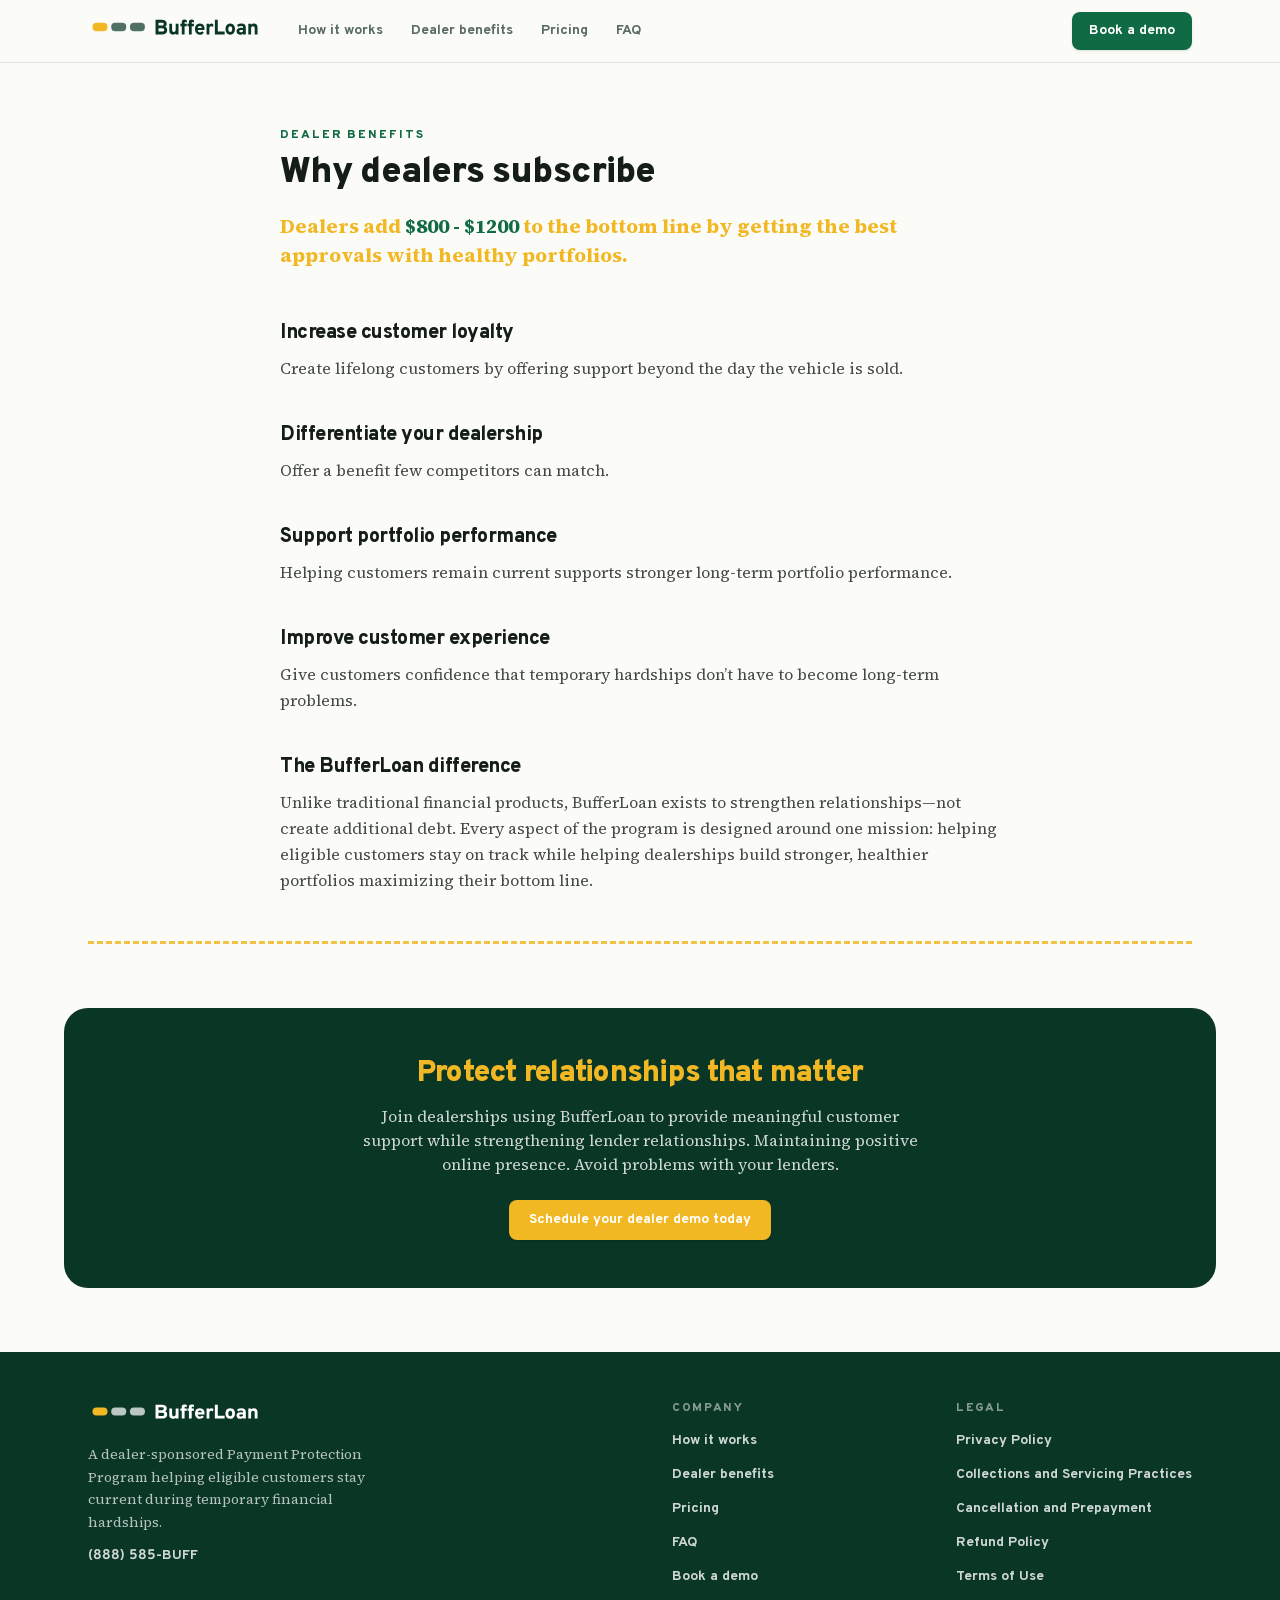
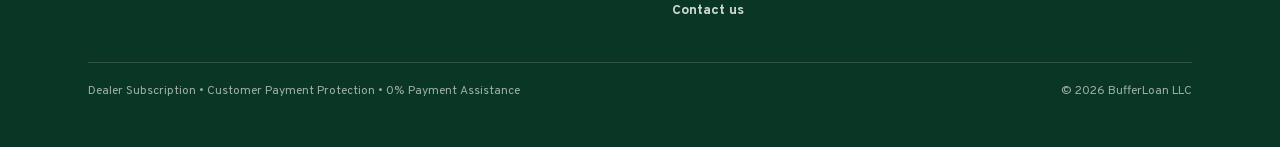
<file: dealer-benefits/index.html>
<!DOCTYPE html><html lang="en" class="overpass_edce86b0-module__2L9R2G__variable source_serif_4_cadf6f42-module__VW8WSq__variable h-full antialiased"><head><meta charSet="utf-8"/><meta name="viewport" content="width=device-width, initial-scale=1"/><link rel="preload" href="/_next/static/media/68d403cf9f2c68c5-s.p.012bmydply3go.woff2" as="font" crossorigin="" type="font/woff2"/><link rel="preload" href="/_next/static/media/8c686831cca8fbc0-s.p.07m19b7gifklb.woff2" as="font" crossorigin="" type="font/woff2"/><link rel="preload" href="/brand/the-line.svg" as="image"/><link rel="preload" href="/brand/the-line-reversed.svg" as="image"/><link rel="stylesheet" href="/_next/static/chunks/1oa0chi2kvhqr.css" data-precedence="next"/><link rel="preload" as="script" fetchPriority="low" href="/_next/static/chunks/2qhpizdmg6s8c.js"/><script src="/_next/static/chunks/15orcrkp-_9ct.js" async=""></script><script src="/_next/static/chunks/0y-qmi6py9vt0.js" async=""></script><script src="/_next/static/chunks/0iec5q4ack_04.js" async=""></script><script src="/_next/static/chunks/turbopack-066z5xopq8qxh.js" async=""></script><script src="/_next/static/chunks/05-c3ty_6dwfk.js" async=""></script><script src="/_next/static/chunks/14mrh2-p_w84d.js" async=""></script><script src="/_next/static/chunks/2jmejihot6bcg.js" async=""></script><script src="/_next/static/chunks/1rxncug86bump.js" async=""></script><meta name="next-size-adjust" content=""/><title>Dealer benefits · BufferLoan</title><meta name="description" content="Why dealerships subscribe to BufferLoan: customer loyalty, differentiation, portfolio performance, and a better customer experience through a dealer-sponsored Payment Protection Program."/><link rel="icon" href="/favicon.ico?favicon.3bajkpfsarh-3.ico" sizes="32x32" type="image/x-icon"/><link rel="icon" href="/icon.svg?icon.3_c44zs_0z3mo.svg" sizes="any" type="image/svg+xml"/><link rel="apple-touch-icon" href="/apple-icon.png?apple-icon.1vm1npealoe2u.png" sizes="180x180" type="image/png"/><script src="/_next/static/chunks/0cz1d0mv5g_q7.js" noModule=""></script></head><body class="min-h-full flex flex-col"><div hidden=""><!--$--><!--/$--></div><header class="sticky top-0 z-40 border-b border-edge bg-paper/90 backdrop-blur"><div class="mx-auto flex max-w-6xl items-center gap-2 px-4 py-3 sm:px-6"><a aria-label="BufferLoan home" class="shrink-0 rounded-sm" href="/"><span class="inline-flex items-center text-lg"><img src="/brand/the-line.svg" alt="BufferLoan" class="h-[1.3em] w-auto"/></span></a><nav aria-label="Main" class="ml-4 hidden items-center gap-1 md:flex"><a class="rounded-lg px-3 py-2 text-sm font-bold text-muted transition-colors hover:bg-reflect hover:text-sign" href="/how-it-works/">How it works</a><a class="rounded-lg px-3 py-2 text-sm font-bold text-muted transition-colors hover:bg-reflect hover:text-sign" href="/dealer-benefits/">Dealer benefits</a><a class="rounded-lg px-3 py-2 text-sm font-bold text-muted transition-colors hover:bg-reflect hover:text-sign" href="/pricing/">Pricing</a><a class="rounded-lg px-3 py-2 text-sm font-bold text-muted transition-colors hover:bg-reflect hover:text-sign" href="/faq/">FAQ</a></nav><div class="ml-auto flex items-center gap-2"><a class="inline-flex items-center justify-center gap-2 rounded-lg px-4 py-2 text-sm font-bold transition-colors disabled:opacity-50 disabled:pointer-events-none cursor-pointer bg-sign text-white hover:bg-sign-strong border border-transparent shadow-sm max-md:hidden" href="/demo/">Book a demo</a><details class="relative md:hidden"><summary class="inline-flex cursor-pointer list-none items-center justify-center rounded-lg border border-edge bg-white px-3 py-2 text-sm font-bold text-asphalt [&amp;::-webkit-details-marker]:hidden">Menu</summary><div class="absolute right-0 top-[calc(100%+0.5rem)] z-50 w-52 rounded-xl border border-edge bg-white p-2 shadow-lg"><a href="/how-it-works" class="block rounded-lg px-3 py-2 text-sm font-bold text-asphalt hover:bg-reflect">How it works</a><a href="/dealer-benefits" class="block rounded-lg px-3 py-2 text-sm font-bold text-asphalt hover:bg-reflect">Dealer benefits</a><a href="/pricing" class="block rounded-lg px-3 py-2 text-sm font-bold text-asphalt hover:bg-reflect">Pricing</a><a href="/faq" class="block rounded-lg px-3 py-2 text-sm font-bold text-asphalt hover:bg-reflect">FAQ</a><a href="/demo" class="mt-1 block rounded-lg bg-sign px-3 py-2.5 text-center text-sm font-bold text-white shadow-sm hover:bg-sign-strong">Book a demo</a></div></details></div></div></header><main class="flex-1"><div class="mx-auto w-full px-4 pt-12 sm:px-6 sm:pt-16 max-w-3xl"><p class="text-xs font-extrabold uppercase tracking-[0.16em] text-sign">Dealer benefits</p><h1 class="mt-2 text-3xl font-black leading-tight tracking-tight text-asphalt sm:text-4xl">Why dealers subscribe</h1><p class="mt-4 font-serif text-lg leading-relaxed text-muted"><span class="text-xl font-bold text-amber">Dealers add <span class="text-sign">$800 - $1200</span> to the bottom line by getting the best approvals with healthy portfolios.</span></p></div><div class="mx-auto w-full max-w-3xl space-y-10 px-4 py-10 sm:px-6 sm:py-12"><section><h2 class="text-xl font-extrabold tracking-tight text-asphalt">Increase customer loyalty</h2><div class="mt-2 space-y-3 font-serif text-[16px] leading-relaxed text-asphalt/80"><p>Create lifelong customers by offering support beyond the day the vehicle is sold.</p></div></section><section><h2 class="text-xl font-extrabold tracking-tight text-asphalt">Differentiate your dealership</h2><div class="mt-2 space-y-3 font-serif text-[16px] leading-relaxed text-asphalt/80"><p>Offer a benefit few competitors can match.</p></div></section><section><h2 class="text-xl font-extrabold tracking-tight text-asphalt">Support portfolio performance</h2><div class="mt-2 space-y-3 font-serif text-[16px] leading-relaxed text-asphalt/80"><p>Helping customers remain current supports stronger long-term portfolio performance.</p></div></section><section><h2 class="text-xl font-extrabold tracking-tight text-asphalt">Improve customer experience</h2><div class="mt-2 space-y-3 font-serif text-[16px] leading-relaxed text-asphalt/80"><p>Give customers confidence that temporary hardships don’t have to become long-term problems.</p></div></section><section><h2 class="text-xl font-extrabold tracking-tight text-asphalt">The BufferLoan difference</h2><div class="mt-2 space-y-3 font-serif text-[16px] leading-relaxed text-asphalt/80"><p>Unlike traditional financial products, BufferLoan exists to strengthen relationships—not create additional debt. Every aspect of the program is designed around one mission: helping eligible customers stay on track while helping dealerships build stronger, healthier portfolios maximizing their bottom line.</p></div></section></div><div class="mx-auto w-full px-4 sm:px-6 max-w-6xl"><div aria-hidden="true" class="road-divider"></div></div><section class="px-4 py-14 sm:px-6 sm:py-16"><div class="mx-auto max-w-6xl rounded-3xl bg-pine px-6 py-10 text-center sm:px-12 sm:py-12"><h2 class="text-2xl font-black tracking-tight text-amber sm:text-3xl">Protect relationships that matter</h2><p class="mx-auto mt-3 max-w-xl font-serif text-white/80">Join dealerships using BufferLoan to provide meaningful customer support while strengthening lender relationships. Maintaining positive online presence. Avoid problems with your lenders.</p><div class="mt-6 flex flex-wrap items-center justify-center gap-x-4 gap-y-3"><a class="inline-flex items-center justify-center gap-2 rounded-lg px-5 py-2.5 text-sm font-bold transition-colors bg-amber text-white shadow-sm hover:bg-amber/90" href="/demo/">Schedule your dealer demo today</a></div></div></section><!--$--><!--/$--></main><footer class="bg-pine"><div class="mx-auto max-w-6xl px-4 py-10 sm:px-6 sm:py-12"><div class="flex flex-wrap items-start justify-between gap-x-12 gap-y-8"><div><span class="inline-flex items-center text-lg"><img src="/brand/the-line-reversed.svg" alt="BufferLoan" class="h-[1.3em] w-auto"/></span><p class="mt-3 max-w-xs font-serif text-sm leading-relaxed text-white/70">A dealer-sponsored Payment Protection Program helping eligible customers stay current during temporary financial hardships.</p><a href="tel:+18885852833" class="mt-3 inline-block rounded-sm text-sm font-bold text-white/80 tabular-nums hover:text-white">(888) 585-BUFF</a></div><nav aria-label="Footer" class="grid gap-x-12 gap-y-8 sm:grid-cols-2"><div><h2 class="text-xs font-extrabold uppercase tracking-[0.14em] text-white/50">Company</h2><ul class="mt-3 space-y-2.5"><li><a class="rounded-sm text-sm font-bold text-white/80 hover:text-white" href="/how-it-works/">How it works</a></li><li><a class="rounded-sm text-sm font-bold text-white/80 hover:text-white" href="/dealer-benefits/">Dealer benefits</a></li><li><a class="rounded-sm text-sm font-bold text-white/80 hover:text-white" href="/pricing/">Pricing</a></li><li><a class="rounded-sm text-sm font-bold text-white/80 hover:text-white" href="/faq/">FAQ</a></li><li><a class="rounded-sm text-sm font-bold text-white/80 hover:text-white" href="/demo/">Book a demo</a></li><li><a class="rounded-sm text-sm font-bold text-white/80 hover:text-white" href="/contact/">Contact us</a></li></ul></div><div><h2 class="text-xs font-extrabold uppercase tracking-[0.14em] text-white/50">Legal</h2><ul class="mt-3 space-y-2.5"><li><a class="rounded-sm text-sm font-bold text-white/80 hover:text-white" href="/privacy/">Privacy Policy</a></li><li><a class="rounded-sm text-sm font-bold text-white/80 hover:text-white" href="/collections/">Collections and Servicing Practices</a></li><li><a class="rounded-sm text-sm font-bold text-white/80 hover:text-white" href="/cancellation/">Cancellation and Prepayment</a></li><li><a class="rounded-sm text-sm font-bold text-white/80 hover:text-white" href="/refunds/">Refund Policy</a></li><li><a class="rounded-sm text-sm font-bold text-white/80 hover:text-white" href="/terms/">Terms of Use</a></li></ul></div></nav></div><div class="mt-10 flex flex-wrap items-center justify-between gap-3 border-t border-white/15 pt-5 text-xs text-white/60"><p>Dealer Subscription • Customer Payment Protection • 0% Payment Assistance</p><p>© 2026 BufferLoan LLC</p></div></div></footer><script src="/_next/static/chunks/2qhpizdmg6s8c.js" id="_R_" async=""></script><script>(self.__next_f=self.__next_f||[]).push([0])</script><script>self.__next_f.push([1,"1:\"$Sreact.fragment\"\n2:I[39756,[\"/_next/static/chunks/05-c3ty_6dwfk.js\",\"/_next/static/chunks/14mrh2-p_w84d.js\"],\"default\"]\n3:I[58298,[\"/_next/static/chunks/05-c3ty_6dwfk.js\",\"/_next/static/chunks/14mrh2-p_w84d.js\",\"/_next/static/chunks/2jmejihot6bcg.js\"],\"default\"]\n4:I[37457,[\"/_next/static/chunks/05-c3ty_6dwfk.js\",\"/_next/static/chunks/14mrh2-p_w84d.js\"],\"default\"]\n5:I[22016,[\"/_next/static/chunks/05-c3ty_6dwfk.js\",\"/_next/static/chunks/14mrh2-p_w84d.js\",\"/_next/static/chunks/1rxncug86bump.js\"],\"\"]\nd:I[68027,[\"/_next/static/chunks/05-c3ty_6dwfk.js\",\"/_next/static/chunks/14mrh2-p_w84d.js\"],\"default\",1]\n:HL[\"/_next/static/chunks/1oa0chi2kvhqr.css\",\"style\"]\n:HL[\"/_next/static/media/68d403cf9f2c68c5-s.p.012bmydply3go.woff2\",\"font\",{\"crossOrigin\":\"\",\"type\":\"font/woff2\"}]\n:HL[\"/_next/static/media/8c686831cca8fbc0-s.p.07m19b7gifklb.woff2\",\"font\",{\"crossOrigin\":\"\",\"type\":\"font/woff2\"}]\n:HL[\"/brand/the-line.svg\",\"image\"]\n"])</script><script>self.__next_f.push([1,"0:{\"P\":null,\"c\":[\"\",\"dealer-benefits\",\"\"],\"q\":\"\",\"i\":false,\"f\":[[[\"\",{\"children\":[\"(marketing)\",{\"children\":[\"dealer-benefits\",{\"children\":[\"__PAGE__\",{}]}]}]},\"$undefined\",\"$undefined\",16],[[\"$\",\"$1\",\"c\",{\"children\":[[[\"$\",\"link\",\"0\",{\"rel\":\"stylesheet\",\"href\":\"/_next/static/chunks/1oa0chi2kvhqr.css\",\"precedence\":\"next\",\"crossOrigin\":\"$undefined\",\"nonce\":\"$undefined\"}],[\"$\",\"script\",\"script-0\",{\"src\":\"/_next/static/chunks/05-c3ty_6dwfk.js\",\"async\":true,\"nonce\":\"$undefined\"}],[\"$\",\"script\",\"script-1\",{\"src\":\"/_next/static/chunks/14mrh2-p_w84d.js\",\"async\":true,\"nonce\":\"$undefined\"}]],[\"$\",\"html\",null,{\"lang\":\"en\",\"className\":\"overpass_edce86b0-module__2L9R2G__variable source_serif_4_cadf6f42-module__VW8WSq__variable h-full antialiased\",\"children\":[\"$\",\"body\",null,{\"className\":\"min-h-full flex flex-col\",\"children\":[\"$\",\"$L2\",null,{\"parallelRouterKey\":\"children\",\"error\":\"$3\",\"errorStyles\":[],\"errorScripts\":[[\"$\",\"script\",\"script-0\",{\"src\":\"/_next/static/chunks/2jmejihot6bcg.js\",\"async\":true}]],\"template\":[\"$\",\"$L4\",null,{}],\"templateStyles\":\"$undefined\",\"templateScripts\":\"$undefined\",\"notFound\":[[[\"$\",\"title\",null,{\"children\":\"404: This page could not be found.\"}],[\"$\",\"div\",null,{\"style\":{\"fontFamily\":\"system-ui,\\\"Segoe UI\\\",Roboto,Helvetica,Arial,sans-serif,\\\"Apple Color Emoji\\\",\\\"Segoe UI Emoji\\\"\",\"height\":\"100vh\",\"textAlign\":\"center\",\"display\":\"flex\",\"flexDirection\":\"column\",\"alignItems\":\"center\",\"justifyContent\":\"center\"},\"children\":[\"$\",\"div\",null,{\"children\":[[\"$\",\"style\",null,{\"dangerouslySetInnerHTML\":{\"__html\":\"body{color:#000;background:#fff;margin:0}.next-error-h1{border-right:1px solid rgba(0,0,0,.3)}@media (prefers-color-scheme:dark){body{color:#fff;background:#000}.next-error-h1{border-right:1px solid rgba(255,255,255,.3)}}\"}}],[\"$\",\"h1\",null,{\"className\":\"next-error-h1\",\"style\":{\"display\":\"inline-block\",\"margin\":\"0 20px 0 0\",\"padding\":\"0 23px 0 0\",\"fontSize\":24,\"fontWeight\":500,\"verticalAlign\":\"top\",\"lineHeight\":\"49px\"},\"children\":404}],[\"$\",\"div\",null,{\"style\":{\"display\":\"inline-block\"},\"children\":[\"$\",\"h2\",null,{\"style\":{\"fontSize\":14,\"fontWeight\":400,\"lineHeight\":\"49px\",\"margin\":0},\"children\":\"This page could not be found.\"}]}]]}]}]],[]],\"forbidden\":\"$undefined\",\"unauthorized\":\"$undefined\"}]}]}]]}],{\"children\":[[\"$\",\"$1\",\"c\",{\"children\":[[[\"$\",\"script\",\"script-0\",{\"src\":\"/_next/static/chunks/1rxncug86bump.js\",\"async\":true,\"nonce\":\"$undefined\"}]],[[\"$\",\"header\",null,{\"className\":\"sticky top-0 z-40 border-b border-edge bg-paper/90 backdrop-blur\",\"children\":[\"$\",\"div\",null,{\"className\":\"mx-auto flex max-w-6xl items-center gap-2 px-4 py-3 sm:px-6\",\"children\":[[\"$\",\"$L5\",null,{\"href\":\"/\",\"aria-label\":\"BufferLoan home\",\"className\":\"shrink-0 rounded-sm\",\"children\":[\"$\",\"span\",null,{\"className\":\"inline-flex items-center text-lg\",\"children\":[\"$\",\"img\",null,{\"src\":\"/brand/the-line.svg\",\"alt\":\"BufferLoan\",\"className\":\"h-[1.3em] w-auto\"}]}]}],[\"$\",\"nav\",null,{\"aria-label\":\"Main\",\"className\":\"ml-4 hidden items-center gap-1 md:flex\",\"children\":[[\"$\",\"$L5\",\"/how-it-works\",{\"href\":\"/how-it-works\",\"className\":\"rounded-lg px-3 py-2 text-sm font-bold text-muted transition-colors hover:bg-reflect hover:text-sign\",\"children\":\"How it works\"}],[\"$\",\"$L5\",\"/dealer-benefits\",{\"href\":\"/dealer-benefits\",\"className\":\"rounded-lg px-3 py-2 text-sm font-bold text-muted transition-colors hover:bg-reflect hover:text-sign\",\"children\":\"Dealer benefits\"}],[\"$\",\"$L5\",\"/pricing\",{\"href\":\"/pricing\",\"className\":\"rounded-lg px-3 py-2 text-sm font-bold text-muted transition-colors hover:bg-reflect hover:text-sign\",\"children\":\"Pricing\"}],[\"$\",\"$L5\",\"/faq\",{\"href\":\"/faq\",\"className\":\"rounded-lg px-3 py-2 text-sm font-bold text-muted transition-colors hover:bg-reflect hover:text-sign\",\"children\":\"FAQ\"}]]}],[\"$\",\"div\",null,{\"className\":\"ml-auto flex items-center gap-2\",\"children\":[[\"$\",\"$L5\",null,{\"className\":\"inline-flex items-center justify-center gap-2 rounded-lg px-4 py-2 text-sm font-bold transition-colors disabled:opacity-50 disabled:pointer-events-none cursor-pointer bg-sign text-white hover:bg-sign-strong border border-transparent shadow-sm max-md:hidden\",\"href\":\"/demo\",\"children\":\"Book a demo\"}],[\"$\",\"details\",null,{\"className\":\"relative md:hidden\",\"children\":[[\"$\",\"summary\",null,{\"className\":\"inline-flex cursor-pointer list-none items-center justify-center rounded-lg border border-edge bg-white px-3 py-2 text-sm font-bold text-asphalt [\u0026::-webkit-details-marker]:hidden\",\"children\":\"Menu\"}],\"$L6\"]}]]}]]}]}],\"$L7\",\"$L8\"]]}],{\"children\":[\"$L9\",{\"children\":[\"$La\",{},null,false,null]},null,false,\"$@b\"]},null,false,null]},null,false,null],\"$Lc\",false]],\"m\":\"$undefined\",\"G\":[\"$d\",[\"$Le\"]],\"S\":true,\"h\":null,\"s\":\"$undefined\",\"l\":\"$undefined\",\"p\":\"$undefined\",\"d\":\"$undefined\",\"b\":\"nx3ngakBVeotIeBXF0WIN\"}\n"])</script><script>self.__next_f.push([1,"11:I[97367,[\"/_next/static/chunks/05-c3ty_6dwfk.js\",\"/_next/static/chunks/14mrh2-p_w84d.js\"],\"ViewportBoundary\"]\n13:I[97367,[\"/_next/static/chunks/05-c3ty_6dwfk.js\",\"/_next/static/chunks/14mrh2-p_w84d.js\"],\"MetadataBoundary\"]\n14:\"$Sreact.suspense\"\n:HL[\"/brand/the-line-reversed.svg\",\"image\"]\n6:[\"$\",\"div\",null,{\"className\":\"absolute right-0 top-[calc(100%+0.5rem)] z-50 w-52 rounded-xl border border-edge bg-white p-2 shadow-lg\",\"children\":[[[\"$\",\"a\",\"/how-it-works\",{\"href\":\"/how-it-works\",\"className\":\"block rounded-lg px-3 py-2 text-sm font-bold text-asphalt hover:bg-reflect\",\"children\":\"How it works\"}],[\"$\",\"a\",\"/dealer-benefits\",{\"href\":\"/dealer-benefits\",\"className\":\"block rounded-lg px-3 py-2 text-sm font-bold text-asphalt hover:bg-reflect\",\"children\":\"Dealer benefits\"}],[\"$\",\"a\",\"/pricing\",{\"href\":\"/pricing\",\"className\":\"block rounded-lg px-3 py-2 text-sm font-bold text-asphalt hover:bg-reflect\",\"children\":\"Pricing\"}],[\"$\",\"a\",\"/faq\",{\"href\":\"/faq\",\"className\":\"block rounded-lg px-3 py-2 text-sm font-bold text-asphalt hover:bg-reflect\",\"children\":\"FAQ\"}]],[\"$\",\"a\",null,{\"href\":\"/demo\",\"className\":\"mt-1 block rounded-lg bg-sign px-3 py-2.5 text-center text-sm font-bold text-white shadow-sm hover:bg-sign-strong\",\"children\":\"Book a demo\"}]]}]\n"])</script><script>self.__next_f.push([1,"7:[\"$\",\"main\",null,{\"className\":\"flex-1\",\"children\":[\"$\",\"$L2\",null,{\"parallelRouterKey\":\"children\",\"error\":\"$undefined\",\"errorStyles\":\"$undefined\",\"errorScripts\":\"$undefined\",\"template\":[\"$\",\"$L4\",null,{}],\"templateStyles\":\"$undefined\",\"templateScripts\":\"$undefined\",\"notFound\":[[[\"$\",\"title\",null,{\"children\":\"404: This page could not be found.\"}],[\"$\",\"div\",null,{\"style\":\"$0:f:0:1:0:props:children:1:props:children:props:children:props:notFound:0:1:props:style\",\"children\":[\"$\",\"div\",null,{\"children\":[[\"$\",\"style\",null,{\"dangerouslySetInnerHTML\":{\"__html\":\"body{color:#000;background:#fff;margin:0}.next-error-h1{border-right:1px solid rgba(0,0,0,.3)}@media (prefers-color-scheme:dark){body{color:#fff;background:#000}.next-error-h1{border-right:1px solid rgba(255,255,255,.3)}}\"}}],[\"$\",\"h1\",null,{\"className\":\"next-error-h1\",\"style\":\"$0:f:0:1:0:props:children:1:props:children:props:children:props:notFound:0:1:props:children:props:children:1:props:style\",\"children\":404}],[\"$\",\"div\",null,{\"style\":\"$0:f:0:1:0:props:children:1:props:children:props:children:props:notFound:0:1:props:children:props:children:2:props:style\",\"children\":[\"$\",\"h2\",null,{\"style\":\"$0:f:0:1:0:props:children:1:props:children:props:children:props:notFound:0:1:props:children:props:children:2:props:children:props:style\",\"children\":\"This page could not be found.\"}]}]]}]}]],[]],\"forbidden\":\"$undefined\",\"unauthorized\":\"$undefined\"}]}]\n"])</script><script>self.__next_f.push([1,"8:[\"$\",\"footer\",null,{\"className\":\"bg-pine\",\"children\":[\"$\",\"div\",null,{\"className\":\"mx-auto max-w-6xl px-4 py-10 sm:px-6 sm:py-12\",\"children\":[[\"$\",\"div\",null,{\"className\":\"flex flex-wrap items-start justify-between gap-x-12 gap-y-8\",\"children\":[[\"$\",\"div\",null,{\"children\":[[\"$\",\"span\",null,{\"className\":\"inline-flex items-center text-lg\",\"children\":[\"$\",\"img\",null,{\"src\":\"/brand/the-line-reversed.svg\",\"alt\":\"BufferLoan\",\"className\":\"h-[1.3em] w-auto\"}]}],[\"$\",\"p\",null,{\"className\":\"mt-3 max-w-xs font-serif text-sm leading-relaxed text-white/70\",\"children\":\"A dealer-sponsored Payment Protection Program helping eligible customers stay current during temporary financial hardships.\"}],[\"$\",\"a\",null,{\"href\":\"tel:+18885852833\",\"className\":\"mt-3 inline-block rounded-sm text-sm font-bold text-white/80 tabular-nums hover:text-white\",\"children\":\"(888) 585-BUFF\"}]]}],[\"$\",\"nav\",null,{\"aria-label\":\"Footer\",\"className\":\"grid gap-x-12 gap-y-8 sm:grid-cols-2\",\"children\":[[\"$\",\"div\",\"Company\",{\"children\":[[\"$\",\"h2\",null,{\"className\":\"text-xs font-extrabold uppercase tracking-[0.14em] text-white/50\",\"children\":\"Company\"}],[\"$\",\"ul\",null,{\"className\":\"mt-3 space-y-2.5\",\"children\":[[\"$\",\"li\",\"/how-it-works\",{\"children\":[\"$\",\"$L5\",null,{\"href\":\"/how-it-works\",\"className\":\"rounded-sm text-sm font-bold text-white/80 hover:text-white\",\"children\":\"How it works\"}]}],[\"$\",\"li\",\"/dealer-benefits\",{\"children\":[\"$\",\"$L5\",null,{\"href\":\"/dealer-benefits\",\"className\":\"rounded-sm text-sm font-bold text-white/80 hover:text-white\",\"children\":\"Dealer benefits\"}]}],[\"$\",\"li\",\"/pricing\",{\"children\":[\"$\",\"$L5\",null,{\"href\":\"/pricing\",\"className\":\"rounded-sm text-sm font-bold text-white/80 hover:text-white\",\"children\":\"Pricing\"}]}],[\"$\",\"li\",\"/faq\",{\"children\":[\"$\",\"$L5\",null,{\"href\":\"/faq\",\"className\":\"rounded-sm text-sm font-bold text-white/80 hover:text-white\",\"children\":\"FAQ\"}]}],[\"$\",\"li\",\"/demo\",{\"children\":[\"$\",\"$L5\",null,{\"href\":\"/demo\",\"className\":\"rounded-sm text-sm font-bold text-white/80 hover:text-white\",\"children\":\"Book a demo\"}]}],[\"$\",\"li\",\"/contact\",{\"children\":[\"$\",\"$L5\",null,{\"href\":\"/contact\",\"className\":\"rounded-sm text-sm font-bold text-white/80 hover:text-white\",\"children\":\"Contact us\"}]}]]}]]}],[\"$\",\"div\",\"Legal\",{\"children\":[[\"$\",\"h2\",null,{\"className\":\"text-xs font-extrabold uppercase tracking-[0.14em] text-white/50\",\"children\":\"Legal\"}],[\"$\",\"ul\",null,{\"className\":\"mt-3 space-y-2.5\",\"children\":[[\"$\",\"li\",\"/privacy\",{\"children\":[\"$\",\"$L5\",null,{\"href\":\"/privacy\",\"className\":\"rounded-sm text-sm font-bold text-white/80 hover:text-white\",\"children\":\"Privacy Policy\"}]}],[\"$\",\"li\",\"/collections\",{\"children\":[\"$\",\"$L5\",null,{\"href\":\"/collections\",\"className\":\"rounded-sm text-sm font-bold text-white/80 hover:text-white\",\"children\":\"Collections and Servicing Practices\"}]}],[\"$\",\"li\",\"/cancellation\",{\"children\":[\"$\",\"$L5\",null,{\"href\":\"/cancellation\",\"className\":\"rounded-sm text-sm font-bold text-white/80 hover:text-white\",\"children\":\"Cancellation and Prepayment\"}]}],[\"$\",\"li\",\"/refunds\",{\"children\":[\"$\",\"$L5\",null,{\"href\":\"/refunds\",\"className\":\"rounded-sm text-sm font-bold text-white/80 hover:text-white\",\"children\":\"Refund Policy\"}]}],[\"$\",\"li\",\"/terms\",{\"children\":[\"$\",\"$L5\",null,{\"href\":\"/terms\",\"className\":\"rounded-sm text-sm font-bold text-white/80 hover:text-white\",\"children\":\"Terms of Use\"}]}]]}]]}]]}]]}],[\"$\",\"div\",null,{\"className\":\"mt-10 flex flex-wrap items-center justify-between gap-3 border-t border-white/15 pt-5 text-xs text-white/60\",\"children\":[[\"$\",\"p\",null,{\"children\":\"Dealer Subscription • Customer Payment Protection • 0% Payment Assistance\"}],[\"$\",\"p\",null,{\"children\":\"© 2026 BufferLoan LLC\"}]]}]]}]}]\n"])</script><script>self.__next_f.push([1,"9:[\"$\",\"$1\",\"c\",{\"children\":[null,[\"$\",\"$L2\",null,{\"parallelRouterKey\":\"children\",\"error\":\"$undefined\",\"errorStyles\":\"$undefined\",\"errorScripts\":\"$undefined\",\"template\":[\"$\",\"$L4\",null,{}],\"templateStyles\":\"$undefined\",\"templateScripts\":\"$undefined\",\"notFound\":\"$undefined\",\"forbidden\":\"$undefined\",\"unauthorized\":\"$undefined\"}]]}]\n"])</script><script>self.__next_f.push([1,"a:[\"$\",\"$1\",\"c\",{\"children\":[[[\"$\",\"div\",null,{\"className\":\"mx-auto w-full px-4 pt-12 sm:px-6 sm:pt-16 max-w-3xl\",\"children\":[[\"$\",\"p\",null,{\"className\":\"text-xs font-extrabold uppercase tracking-[0.16em] text-sign\",\"children\":\"Dealer benefits\"}],[\"$\",\"h1\",null,{\"className\":\"mt-2 text-3xl font-black leading-tight tracking-tight text-asphalt sm:text-4xl\",\"children\":\"Why dealers subscribe\"}],[\"$\",\"p\",null,{\"className\":\"mt-4 font-serif text-lg leading-relaxed text-muted\",\"children\":[\"$\",\"span\",null,{\"className\":\"text-xl font-bold text-amber\",\"children\":[\"Dealers add \",[\"$\",\"span\",null,{\"className\":\"text-sign\",\"children\":\"$$800 - $1200\"}],\" to the bottom line by getting the best approvals with healthy portfolios.\"]}]}]]}],[\"$\",\"div\",null,{\"className\":\"mx-auto w-full max-w-3xl space-y-10 px-4 py-10 sm:px-6 sm:py-12\",\"children\":[[\"$\",\"section\",null,{\"children\":[[\"$\",\"h2\",null,{\"className\":\"text-xl font-extrabold tracking-tight text-asphalt\",\"children\":\"Increase customer loyalty\"}],[\"$\",\"div\",null,{\"className\":\"mt-2 space-y-3 font-serif text-[16px] leading-relaxed text-asphalt/80\",\"children\":[\"$\",\"p\",null,{\"children\":\"Create lifelong customers by offering support beyond the day the vehicle is sold.\"}]}]]}],[\"$\",\"section\",null,{\"children\":[[\"$\",\"h2\",null,{\"className\":\"text-xl font-extrabold tracking-tight text-asphalt\",\"children\":\"Differentiate your dealership\"}],[\"$\",\"div\",null,{\"className\":\"mt-2 space-y-3 font-serif text-[16px] leading-relaxed text-asphalt/80\",\"children\":[\"$\",\"p\",null,{\"children\":\"Offer a benefit few competitors can match.\"}]}]]}],[\"$\",\"section\",null,{\"children\":[[\"$\",\"h2\",null,{\"className\":\"text-xl font-extrabold tracking-tight text-asphalt\",\"children\":\"Support portfolio performance\"}],[\"$\",\"div\",null,{\"className\":\"mt-2 space-y-3 font-serif text-[16px] leading-relaxed text-asphalt/80\",\"children\":[\"$\",\"p\",null,{\"children\":\"Helping customers remain current supports stronger long-term portfolio performance.\"}]}]]}],[\"$\",\"section\",null,{\"children\":[[\"$\",\"h2\",null,{\"className\":\"text-xl font-extrabold tracking-tight text-asphalt\",\"children\":\"Improve customer experience\"}],[\"$\",\"div\",null,{\"className\":\"mt-2 space-y-3 font-serif text-[16px] leading-relaxed text-asphalt/80\",\"children\":[\"$\",\"p\",null,{\"children\":\"Give customers confidence that temporary hardships don’t have to become long-term problems.\"}]}]]}],[\"$\",\"section\",null,{\"children\":[[\"$\",\"h2\",null,{\"className\":\"text-xl font-extrabold tracking-tight text-asphalt\",\"children\":\"The BufferLoan difference\"}],[\"$\",\"div\",null,{\"className\":\"mt-2 space-y-3 font-serif text-[16px] leading-relaxed text-asphalt/80\",\"children\":[\"$\",\"p\",null,{\"children\":\"Unlike traditional financial products, BufferLoan exists to strengthen relationships—not create additional debt. Every aspect of the program is designed around one mission: helping eligible customers stay on track while helping dealerships build stronger, healthier portfolios maximizing their bottom line.\"}]}]]}]]}],[\"$\",\"div\",null,{\"className\":\"mx-auto w-full px-4 sm:px-6 max-w-6xl\",\"children\":[\"$\",\"div\",null,{\"aria-hidden\":true,\"className\":\"road-divider\"}]}],[\"$\",\"section\",null,{\"className\":\"px-4 py-14 sm:px-6 sm:py-16\",\"children\":[\"$\",\"div\",null,{\"className\":\"mx-auto max-w-6xl rounded-3xl bg-pine px-6 py-10 text-center sm:px-12 sm:py-12\",\"children\":[[\"$\",\"h2\",null,{\"className\":\"text-2xl font-black tracking-tight text-amber sm:text-3xl\",\"children\":\"Protect relationships that matter\"}],[\"$\",\"p\",null,{\"className\":\"mx-auto mt-3 max-w-xl font-serif text-white/80\",\"children\":\"Join dealerships using BufferLoan to provide meaningful customer support while strengthening lender relationships. Maintaining positive online presence. Avoid problems with your lenders.\"}],[\"$\",\"div\",null,{\"className\":\"mt-6 flex flex-wrap items-center justify-center gap-x-4 gap-y-3\",\"children\":[\"$\",\"$L5\",null,{\"className\":\"inline-flex items-center justify-center gap-2 rounded-lg px-5 py-2.5 text-sm font-bold transition-colors bg-amber text-white shadow-sm hover:bg-amber/90\",\"href\":\"/demo\",\"children\":\"Schedule your dealer demo today\"}]}]]}]}]],null,\"$Lf\"]}]\n"])</script><script>self.__next_f.push([1,"10:[]\nb:\"$W10\"\nc:[\"$\",\"$1\",\"h\",{\"children\":[null,[\"$\",\"$L11\",null,{\"children\":\"$L12\"}],[\"$\",\"div\",null,{\"hidden\":true,\"children\":[\"$\",\"$L13\",null,{\"children\":[\"$\",\"$14\",null,{\"name\":\"Next.Metadata\",\"children\":\"$L15\"}]}]}],[\"$\",\"meta\",null,{\"name\":\"next-size-adjust\",\"content\":\"\"}]]}]\ne:[\"$\",\"link\",\"0\",{\"rel\":\"stylesheet\",\"href\":\"/_next/static/chunks/1oa0chi2kvhqr.css\",\"precedence\":\"next\",\"crossOrigin\":\"$undefined\",\"nonce\":\"$undefined\"}]\n"])</script><script>self.__next_f.push([1,"16:I[97367,[\"/_next/static/chunks/05-c3ty_6dwfk.js\",\"/_next/static/chunks/14mrh2-p_w84d.js\"],\"OutletBoundary\"]\nf:[\"$\",\"$L16\",null,{\"children\":[\"$\",\"$14\",null,{\"name\":\"Next.MetadataOutlet\",\"children\":\"$@17\"}]}]\n"])</script><script>self.__next_f.push([1,"12:[[\"$\",\"meta\",\"0\",{\"charSet\":\"utf-8\"}],[\"$\",\"meta\",\"1\",{\"name\":\"viewport\",\"content\":\"width=device-width, initial-scale=1\"}]]\n"])</script><script>self.__next_f.push([1,"18:I[27201,[\"/_next/static/chunks/05-c3ty_6dwfk.js\",\"/_next/static/chunks/14mrh2-p_w84d.js\"],\"IconMark\"]\n15:[[\"$\",\"title\",\"0\",{\"children\":\"Dealer benefits · BufferLoan\"}],[\"$\",\"meta\",\"1\",{\"name\":\"description\",\"content\":\"Why dealerships subscribe to BufferLoan: customer loyalty, differentiation, portfolio performance, and a better customer experience through a dealer-sponsored Payment Protection Program.\"}],[\"$\",\"link\",\"2\",{\"rel\":\"icon\",\"href\":\"/favicon.ico?favicon.3bajkpfsarh-3.ico\",\"sizes\":\"32x32\",\"type\":\"image/x-icon\"}],[\"$\",\"link\",\"3\",{\"rel\":\"icon\",\"href\":\"/icon.svg?icon.3_c44zs_0z3mo.svg\",\"sizes\":\"any\",\"type\":\"image/svg+xml\"}],[\"$\",\"link\",\"4\",{\"rel\":\"apple-touch-icon\",\"href\":\"/apple-icon.png?apple-icon.1vm1npealoe2u.png\",\"sizes\":\"180x180\",\"type\":\"image/png\"}],[\"$\",\"$L18\",\"5\",{}]]\n17:null\n"])</script></body></html>
</file>
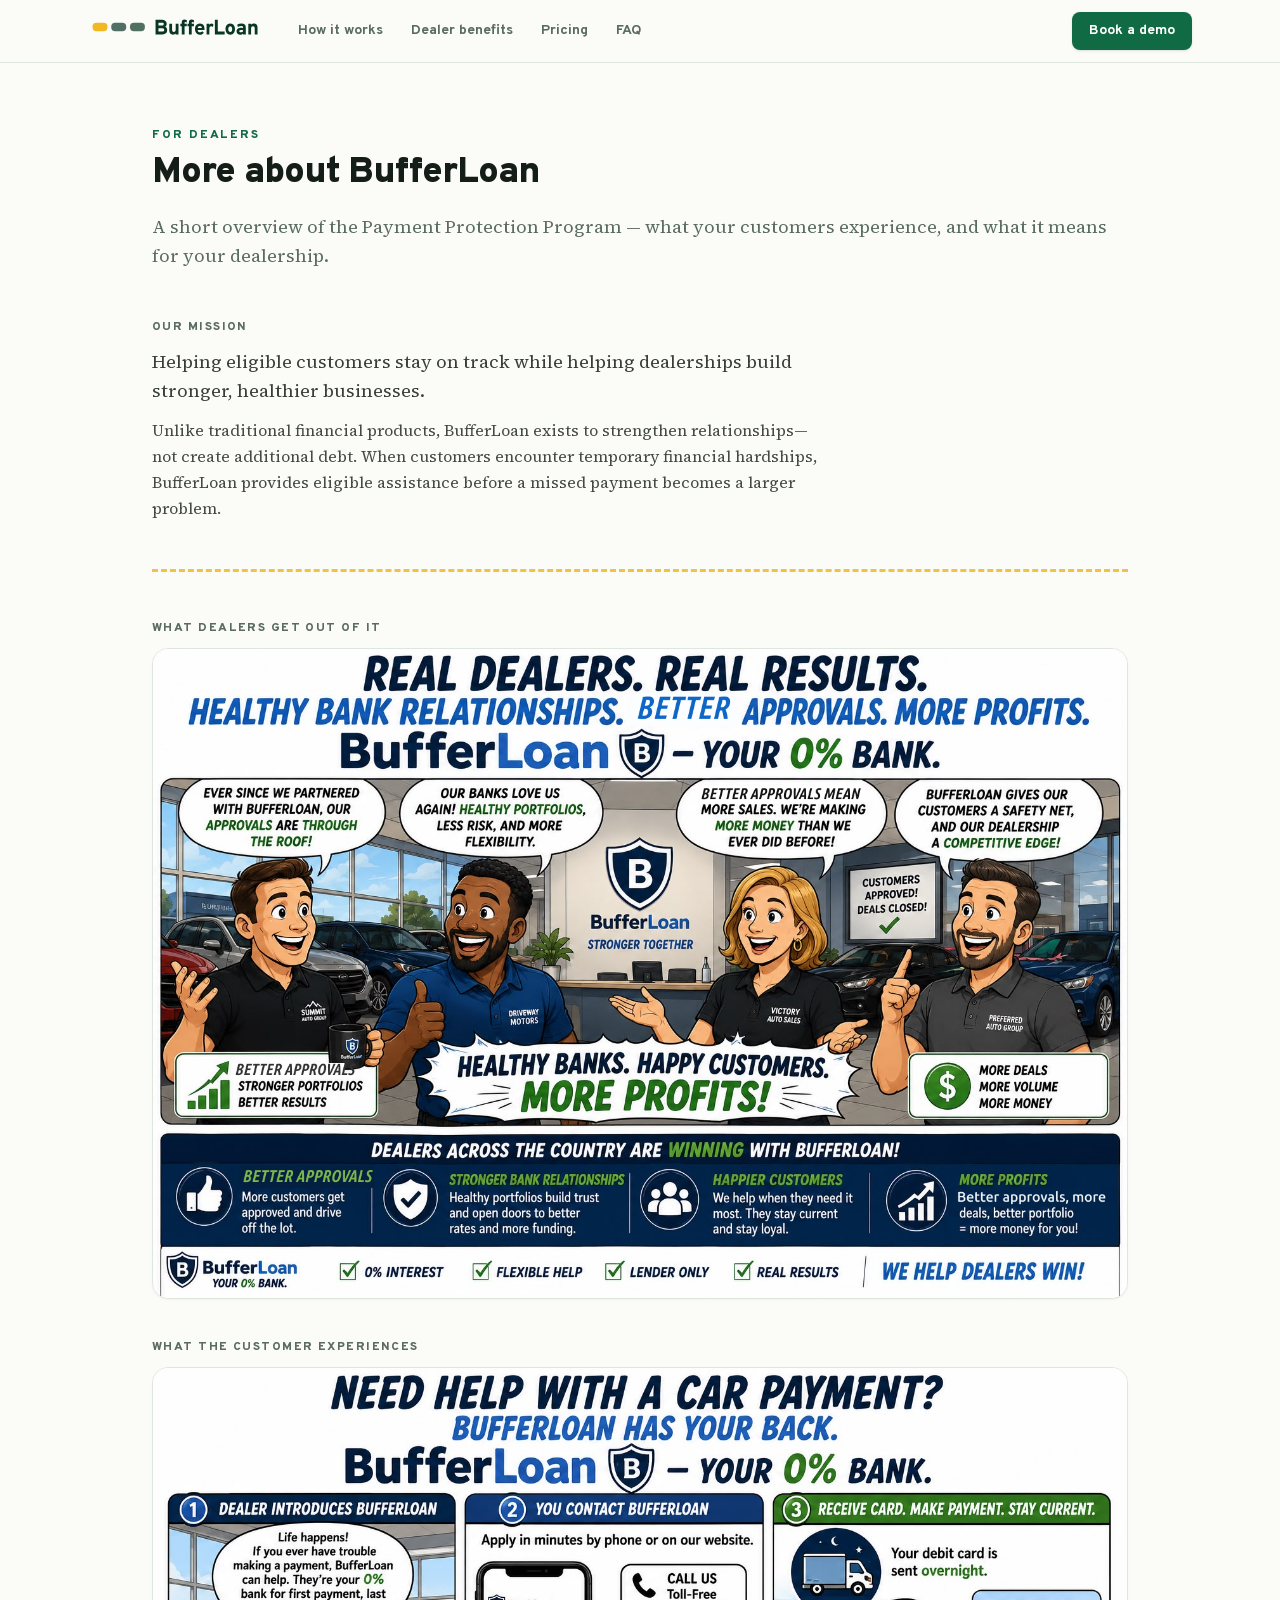
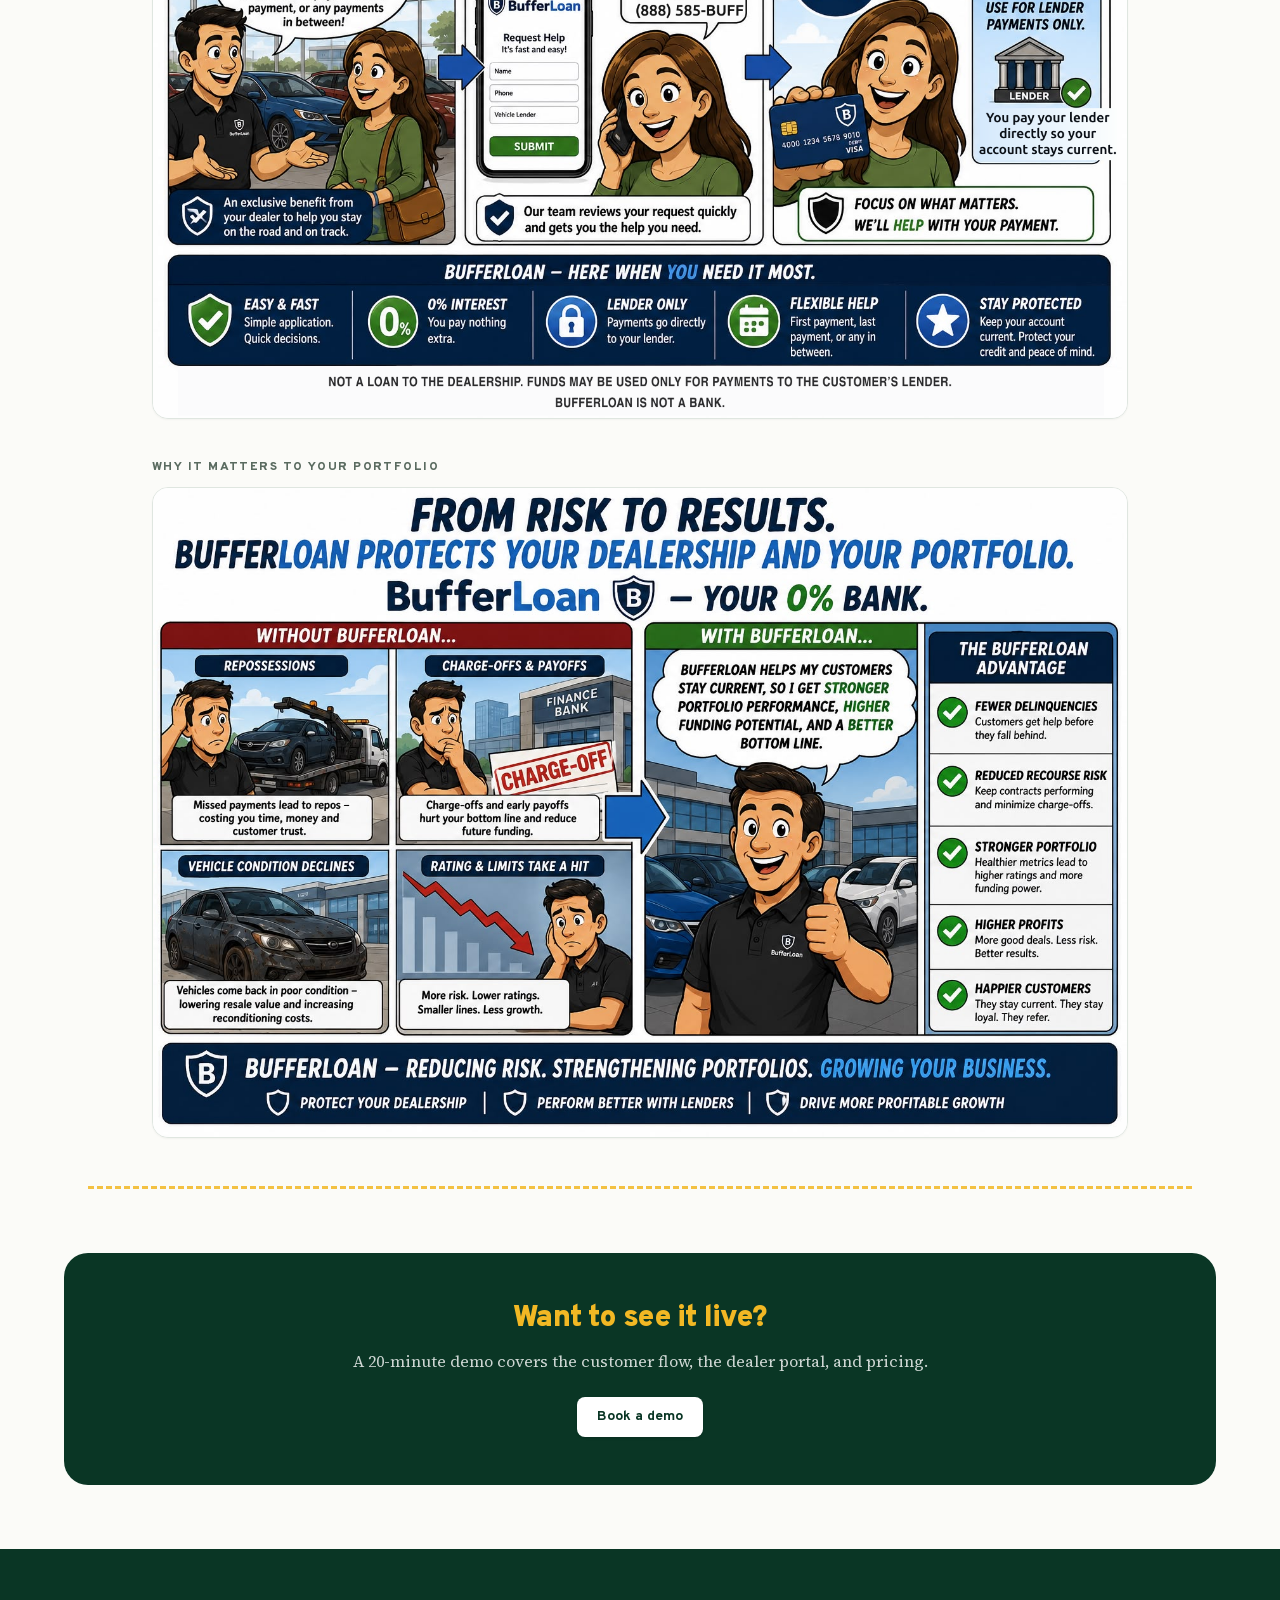
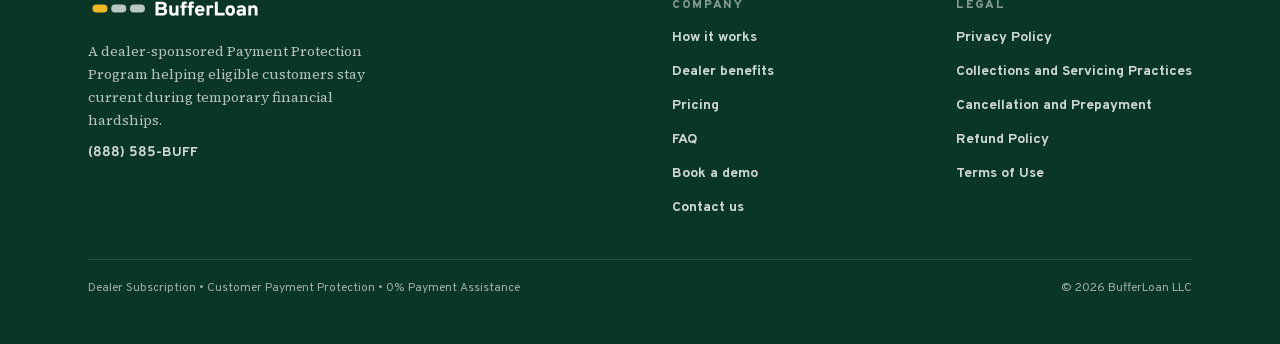
<file: dealers/index.html>
<!DOCTYPE html><html lang="en" class="overpass_edce86b0-module__2L9R2G__variable source_serif_4_cadf6f42-module__VW8WSq__variable h-full antialiased"><head><meta charSet="utf-8"/><meta name="viewport" content="width=device-width, initial-scale=1"/><link rel="preload" href="/_next/static/media/68d403cf9f2c68c5-s.p.012bmydply3go.woff2" as="font" crossorigin="" type="font/woff2"/><link rel="preload" href="/_next/static/media/8c686831cca8fbc0-s.p.07m19b7gifklb.woff2" as="font" crossorigin="" type="font/woff2"/><link rel="preload" href="/brand/the-line.svg" as="image"/><link rel="preload" href="/brand/the-line-reversed.svg" as="image"/><link rel="preload" as="image" href="/cartoon/scene1-v2.png"/><link rel="stylesheet" href="/_next/static/chunks/1oa0chi2kvhqr.css" data-precedence="next"/><link rel="preload" as="script" fetchPriority="low" href="/_next/static/chunks/2qhpizdmg6s8c.js"/><script src="/_next/static/chunks/15orcrkp-_9ct.js" async=""></script><script src="/_next/static/chunks/0y-qmi6py9vt0.js" async=""></script><script src="/_next/static/chunks/0iec5q4ack_04.js" async=""></script><script src="/_next/static/chunks/turbopack-066z5xopq8qxh.js" async=""></script><script src="/_next/static/chunks/05-c3ty_6dwfk.js" async=""></script><script src="/_next/static/chunks/14mrh2-p_w84d.js" async=""></script><script src="/_next/static/chunks/2jmejihot6bcg.js" async=""></script><script src="/_next/static/chunks/1rxncug86bump.js" async=""></script><script src="/_next/static/chunks/1rxuluuku-r3f.js" async=""></script><meta name="next-size-adjust" content=""/><title>For dealers · BufferLoan</title><meta name="description" content="An overview of the BufferLoan Payment Protection Program for dealerships considering the program."/><meta name="robots" content="noindex, nofollow"/><link rel="icon" href="/favicon.ico?favicon.3bajkpfsarh-3.ico" sizes="32x32" type="image/x-icon"/><link rel="icon" href="/icon.svg?icon.3_c44zs_0z3mo.svg" sizes="any" type="image/svg+xml"/><link rel="apple-touch-icon" href="/apple-icon.png?apple-icon.1vm1npealoe2u.png" sizes="180x180" type="image/png"/><script src="/_next/static/chunks/0cz1d0mv5g_q7.js" noModule=""></script></head><body class="min-h-full flex flex-col"><div hidden=""><!--$--><!--/$--></div><header class="sticky top-0 z-40 border-b border-edge bg-paper/90 backdrop-blur"><div class="mx-auto flex max-w-6xl items-center gap-2 px-4 py-3 sm:px-6"><a aria-label="BufferLoan home" class="shrink-0 rounded-sm" href="/"><span class="inline-flex items-center text-lg"><img src="/brand/the-line.svg" alt="BufferLoan" class="h-[1.3em] w-auto"/></span></a><nav aria-label="Main" class="ml-4 hidden items-center gap-1 md:flex"><a class="rounded-lg px-3 py-2 text-sm font-bold text-muted transition-colors hover:bg-reflect hover:text-sign" href="/how-it-works/">How it works</a><a class="rounded-lg px-3 py-2 text-sm font-bold text-muted transition-colors hover:bg-reflect hover:text-sign" href="/dealer-benefits/">Dealer benefits</a><a class="rounded-lg px-3 py-2 text-sm font-bold text-muted transition-colors hover:bg-reflect hover:text-sign" href="/pricing/">Pricing</a><a class="rounded-lg px-3 py-2 text-sm font-bold text-muted transition-colors hover:bg-reflect hover:text-sign" href="/faq/">FAQ</a></nav><div class="ml-auto flex items-center gap-2"><a class="inline-flex items-center justify-center gap-2 rounded-lg px-4 py-2 text-sm font-bold transition-colors disabled:opacity-50 disabled:pointer-events-none cursor-pointer bg-sign text-white hover:bg-sign-strong border border-transparent shadow-sm max-md:hidden" href="/demo/">Book a demo</a><details class="relative md:hidden"><summary class="inline-flex cursor-pointer list-none items-center justify-center rounded-lg border border-edge bg-white px-3 py-2 text-sm font-bold text-asphalt [&amp;::-webkit-details-marker]:hidden">Menu</summary><div class="absolute right-0 top-[calc(100%+0.5rem)] z-50 w-52 rounded-xl border border-edge bg-white p-2 shadow-lg"><a href="/how-it-works" class="block rounded-lg px-3 py-2 text-sm font-bold text-asphalt hover:bg-reflect">How it works</a><a href="/dealer-benefits" class="block rounded-lg px-3 py-2 text-sm font-bold text-asphalt hover:bg-reflect">Dealer benefits</a><a href="/pricing" class="block rounded-lg px-3 py-2 text-sm font-bold text-asphalt hover:bg-reflect">Pricing</a><a href="/faq" class="block rounded-lg px-3 py-2 text-sm font-bold text-asphalt hover:bg-reflect">FAQ</a><a href="/demo" class="mt-1 block rounded-lg bg-sign px-3 py-2.5 text-center text-sm font-bold text-white shadow-sm hover:bg-sign-strong">Book a demo</a></div></details></div></div></header><main class="flex-1"><div class="mx-auto w-full px-4 pt-12 sm:px-6 sm:pt-16 max-w-5xl"><p class="text-xs font-extrabold uppercase tracking-[0.16em] text-sign">For dealers</p><h1 class="mt-2 text-3xl font-black leading-tight tracking-tight text-asphalt sm:text-4xl">More about BufferLoan</h1><p class="mt-4 font-serif text-lg leading-relaxed text-muted">A short overview of the Payment Protection Program — what your customers experience, and what it means for your dealership.</p></div><section class="mx-auto w-full max-w-5xl px-4 pt-10 sm:px-6 sm:pt-12"><h2 class="text-xs font-extrabold uppercase tracking-[0.12em] text-muted">Our mission</h2><p class="mt-3 max-w-2xl font-serif text-lg leading-relaxed text-asphalt/85">Helping eligible customers stay on track while helping dealerships build stronger, healthier businesses.</p><p class="mt-3 max-w-2xl font-serif text-[16px] leading-relaxed text-asphalt/80">Unlike traditional financial products, BufferLoan exists to strengthen relationships—not create additional debt. When customers encounter temporary financial hardships, BufferLoan provides eligible assistance before a missed payment becomes a larger problem.</p></section><div class="mx-auto w-full px-4 sm:px-6 mt-12 max-w-5xl"><div aria-hidden="true" class="road-divider"></div></div><section class="mx-auto w-full max-w-5xl px-4 py-10 sm:px-6 sm:py-12"><div class="space-y-10"><figure><figcaption class="text-xs font-extrabold uppercase tracking-[0.12em] text-muted">What dealers get out of it</figcaption><div class="mt-3 overflow-hidden rounded-2xl border border-edge bg-white shadow-[0_1px_2px_rgba(21,29,24,0.04)]"><img alt="Illustrated panel titled “Real dealers. Real results.” Four dealership staff describe stronger lender relationships, better approvals, more sales, and a competitive edge for their store. A summary bar lists better approvals, stronger bank relationships, happier customers, and more profits." width="1536" height="1024" decoding="async" data-nimg="1" class="h-auto w-full" style="color:transparent" src="/cartoon/scene1-v2.png"/></div></figure><figure><figcaption class="text-xs font-extrabold uppercase tracking-[0.12em] text-muted">What the customer experiences</figcaption><div class="mt-3 overflow-hidden rounded-2xl border border-edge bg-white shadow-[0_1px_2px_rgba(21,29,24,0.04)]"><img alt="Illustrated three-step panel titled “Need help with a car payment?” Step one, the dealer introduces BufferLoan. Step two, the customer applies by phone or website. Step three, the customer receives a card restricted to lender payments and uses it to pay their lender, keeping the account current. A summary bar lists easy and fast, 0% interest, lender only, flexible help, and stay protected." loading="lazy" width="1536" height="1024" decoding="async" data-nimg="1" class="h-auto w-full" style="color:transparent" src="/cartoon/scene2-v2.png"/></div></figure><figure><figcaption class="text-xs font-extrabold uppercase tracking-[0.12em] text-muted">Why it matters to your portfolio</figcaption><div class="mt-3 overflow-hidden rounded-2xl border border-edge bg-white shadow-[0_1px_2px_rgba(21,29,24,0.04)]"><img alt="Illustrated before-and-after panel titled “From risk to results.” The left side shows repossessions, charge-offs, declining vehicle condition, and falling ratings without BufferLoan. The right side shows a dealer describing stronger portfolio performance with BufferLoan. A list names fewer delinquencies, reduced recourse risk, a stronger portfolio, higher profits, and happier customers." loading="lazy" width="1536" height="1024" decoding="async" data-nimg="1" class="h-auto w-full" style="color:transparent" src="/cartoon/scene3.png"/></div></figure></div></section><div class="mx-auto w-full px-4 sm:px-6 max-w-6xl"><div aria-hidden="true" class="road-divider"></div></div><section class="px-4 py-14 sm:px-6 sm:py-16"><div class="mx-auto max-w-6xl rounded-3xl bg-pine px-6 py-10 text-center sm:px-12 sm:py-12"><h2 class="text-2xl font-black tracking-tight text-amber sm:text-3xl">Want to see it live?</h2><p class="mx-auto mt-3 max-w-xl font-serif text-white/80">A 20-minute demo covers the customer flow, the dealer portal, and pricing.</p><div class="mt-6 flex flex-wrap items-center justify-center gap-x-4 gap-y-3"><a class="inline-flex items-center justify-center gap-2 rounded-lg px-5 py-2.5 text-sm font-bold transition-colors bg-white text-pine shadow-sm hover:bg-reflect" href="/demo/">Book a demo</a></div></div></section><!--$--><!--/$--></main><footer class="bg-pine"><div class="mx-auto max-w-6xl px-4 py-10 sm:px-6 sm:py-12"><div class="flex flex-wrap items-start justify-between gap-x-12 gap-y-8"><div><span class="inline-flex items-center text-lg"><img src="/brand/the-line-reversed.svg" alt="BufferLoan" class="h-[1.3em] w-auto"/></span><p class="mt-3 max-w-xs font-serif text-sm leading-relaxed text-white/70">A dealer-sponsored Payment Protection Program helping eligible customers stay current during temporary financial hardships.</p><a href="tel:+18885852833" class="mt-3 inline-block rounded-sm text-sm font-bold text-white/80 tabular-nums hover:text-white">(888) 585-BUFF</a></div><nav aria-label="Footer" class="grid gap-x-12 gap-y-8 sm:grid-cols-2"><div><h2 class="text-xs font-extrabold uppercase tracking-[0.14em] text-white/50">Company</h2><ul class="mt-3 space-y-2.5"><li><a class="rounded-sm text-sm font-bold text-white/80 hover:text-white" href="/how-it-works/">How it works</a></li><li><a class="rounded-sm text-sm font-bold text-white/80 hover:text-white" href="/dealer-benefits/">Dealer benefits</a></li><li><a class="rounded-sm text-sm font-bold text-white/80 hover:text-white" href="/pricing/">Pricing</a></li><li><a class="rounded-sm text-sm font-bold text-white/80 hover:text-white" href="/faq/">FAQ</a></li><li><a class="rounded-sm text-sm font-bold text-white/80 hover:text-white" href="/demo/">Book a demo</a></li><li><a class="rounded-sm text-sm font-bold text-white/80 hover:text-white" href="/contact/">Contact us</a></li></ul></div><div><h2 class="text-xs font-extrabold uppercase tracking-[0.14em] text-white/50">Legal</h2><ul class="mt-3 space-y-2.5"><li><a class="rounded-sm text-sm font-bold text-white/80 hover:text-white" href="/privacy/">Privacy Policy</a></li><li><a class="rounded-sm text-sm font-bold text-white/80 hover:text-white" href="/collections/">Collections and Servicing Practices</a></li><li><a class="rounded-sm text-sm font-bold text-white/80 hover:text-white" href="/cancellation/">Cancellation and Prepayment</a></li><li><a class="rounded-sm text-sm font-bold text-white/80 hover:text-white" href="/refunds/">Refund Policy</a></li><li><a class="rounded-sm text-sm font-bold text-white/80 hover:text-white" href="/terms/">Terms of Use</a></li></ul></div></nav></div><div class="mt-10 flex flex-wrap items-center justify-between gap-3 border-t border-white/15 pt-5 text-xs text-white/60"><p>Dealer Subscription • Customer Payment Protection • 0% Payment Assistance</p><p>© 2026 BufferLoan LLC</p></div></div></footer><script src="/_next/static/chunks/2qhpizdmg6s8c.js" id="_R_" async=""></script><script>(self.__next_f=self.__next_f||[]).push([0])</script><script>self.__next_f.push([1,"1:\"$Sreact.fragment\"\n2:I[39756,[\"/_next/static/chunks/05-c3ty_6dwfk.js\",\"/_next/static/chunks/14mrh2-p_w84d.js\"],\"default\"]\n3:I[58298,[\"/_next/static/chunks/05-c3ty_6dwfk.js\",\"/_next/static/chunks/14mrh2-p_w84d.js\",\"/_next/static/chunks/2jmejihot6bcg.js\"],\"default\"]\n4:I[37457,[\"/_next/static/chunks/05-c3ty_6dwfk.js\",\"/_next/static/chunks/14mrh2-p_w84d.js\"],\"default\"]\n5:I[22016,[\"/_next/static/chunks/05-c3ty_6dwfk.js\",\"/_next/static/chunks/14mrh2-p_w84d.js\",\"/_next/static/chunks/1rxncug86bump.js\",\"/_next/static/chunks/1rxuluuku-r3f.js\"],\"\"]\nd:I[68027,[\"/_next/static/chunks/05-c3ty_6dwfk.js\",\"/_next/static/chunks/14mrh2-p_w84d.js\"],\"default\",1]\n:HL[\"/_next/static/chunks/1oa0chi2kvhqr.css\",\"style\"]\n:HL[\"/_next/static/media/68d403cf9f2c68c5-s.p.012bmydply3go.woff2\",\"font\",{\"crossOrigin\":\"\",\"type\":\"font/woff2\"}]\n:HL[\"/_next/static/media/8c686831cca8fbc0-s.p.07m19b7gifklb.woff2\",\"font\",{\"crossOrigin\":\"\",\"type\":\"font/woff2\"}]\n:HL[\"/brand/the-line.svg\",\"image\"]\n"])</script><script>self.__next_f.push([1,"0:{\"P\":null,\"c\":[\"\",\"dealers\",\"\"],\"q\":\"\",\"i\":false,\"f\":[[[\"\",{\"children\":[\"(marketing)\",{\"children\":[\"dealers\",{\"children\":[\"__PAGE__\",{}]}]}]},\"$undefined\",\"$undefined\",16],[[\"$\",\"$1\",\"c\",{\"children\":[[[\"$\",\"link\",\"0\",{\"rel\":\"stylesheet\",\"href\":\"/_next/static/chunks/1oa0chi2kvhqr.css\",\"precedence\":\"next\",\"crossOrigin\":\"$undefined\",\"nonce\":\"$undefined\"}],[\"$\",\"script\",\"script-0\",{\"src\":\"/_next/static/chunks/05-c3ty_6dwfk.js\",\"async\":true,\"nonce\":\"$undefined\"}],[\"$\",\"script\",\"script-1\",{\"src\":\"/_next/static/chunks/14mrh2-p_w84d.js\",\"async\":true,\"nonce\":\"$undefined\"}]],[\"$\",\"html\",null,{\"lang\":\"en\",\"className\":\"overpass_edce86b0-module__2L9R2G__variable source_serif_4_cadf6f42-module__VW8WSq__variable h-full antialiased\",\"children\":[\"$\",\"body\",null,{\"className\":\"min-h-full flex flex-col\",\"children\":[\"$\",\"$L2\",null,{\"parallelRouterKey\":\"children\",\"error\":\"$3\",\"errorStyles\":[],\"errorScripts\":[[\"$\",\"script\",\"script-0\",{\"src\":\"/_next/static/chunks/2jmejihot6bcg.js\",\"async\":true}]],\"template\":[\"$\",\"$L4\",null,{}],\"templateStyles\":\"$undefined\",\"templateScripts\":\"$undefined\",\"notFound\":[[[\"$\",\"title\",null,{\"children\":\"404: This page could not be found.\"}],[\"$\",\"div\",null,{\"style\":{\"fontFamily\":\"system-ui,\\\"Segoe UI\\\",Roboto,Helvetica,Arial,sans-serif,\\\"Apple Color Emoji\\\",\\\"Segoe UI Emoji\\\"\",\"height\":\"100vh\",\"textAlign\":\"center\",\"display\":\"flex\",\"flexDirection\":\"column\",\"alignItems\":\"center\",\"justifyContent\":\"center\"},\"children\":[\"$\",\"div\",null,{\"children\":[[\"$\",\"style\",null,{\"dangerouslySetInnerHTML\":{\"__html\":\"body{color:#000;background:#fff;margin:0}.next-error-h1{border-right:1px solid rgba(0,0,0,.3)}@media (prefers-color-scheme:dark){body{color:#fff;background:#000}.next-error-h1{border-right:1px solid rgba(255,255,255,.3)}}\"}}],[\"$\",\"h1\",null,{\"className\":\"next-error-h1\",\"style\":{\"display\":\"inline-block\",\"margin\":\"0 20px 0 0\",\"padding\":\"0 23px 0 0\",\"fontSize\":24,\"fontWeight\":500,\"verticalAlign\":\"top\",\"lineHeight\":\"49px\"},\"children\":404}],[\"$\",\"div\",null,{\"style\":{\"display\":\"inline-block\"},\"children\":[\"$\",\"h2\",null,{\"style\":{\"fontSize\":14,\"fontWeight\":400,\"lineHeight\":\"49px\",\"margin\":0},\"children\":\"This page could not be found.\"}]}]]}]}]],[]],\"forbidden\":\"$undefined\",\"unauthorized\":\"$undefined\"}]}]}]]}],{\"children\":[[\"$\",\"$1\",\"c\",{\"children\":[[[\"$\",\"script\",\"script-0\",{\"src\":\"/_next/static/chunks/1rxncug86bump.js\",\"async\":true,\"nonce\":\"$undefined\"}]],[[\"$\",\"header\",null,{\"className\":\"sticky top-0 z-40 border-b border-edge bg-paper/90 backdrop-blur\",\"children\":[\"$\",\"div\",null,{\"className\":\"mx-auto flex max-w-6xl items-center gap-2 px-4 py-3 sm:px-6\",\"children\":[[\"$\",\"$L5\",null,{\"href\":\"/\",\"aria-label\":\"BufferLoan home\",\"className\":\"shrink-0 rounded-sm\",\"children\":[\"$\",\"span\",null,{\"className\":\"inline-flex items-center text-lg\",\"children\":[\"$\",\"img\",null,{\"src\":\"/brand/the-line.svg\",\"alt\":\"BufferLoan\",\"className\":\"h-[1.3em] w-auto\"}]}]}],[\"$\",\"nav\",null,{\"aria-label\":\"Main\",\"className\":\"ml-4 hidden items-center gap-1 md:flex\",\"children\":[[\"$\",\"$L5\",\"/how-it-works\",{\"href\":\"/how-it-works\",\"className\":\"rounded-lg px-3 py-2 text-sm font-bold text-muted transition-colors hover:bg-reflect hover:text-sign\",\"children\":\"How it works\"}],[\"$\",\"$L5\",\"/dealer-benefits\",{\"href\":\"/dealer-benefits\",\"className\":\"rounded-lg px-3 py-2 text-sm font-bold text-muted transition-colors hover:bg-reflect hover:text-sign\",\"children\":\"Dealer benefits\"}],[\"$\",\"$L5\",\"/pricing\",{\"href\":\"/pricing\",\"className\":\"rounded-lg px-3 py-2 text-sm font-bold text-muted transition-colors hover:bg-reflect hover:text-sign\",\"children\":\"Pricing\"}],[\"$\",\"$L5\",\"/faq\",{\"href\":\"/faq\",\"className\":\"rounded-lg px-3 py-2 text-sm font-bold text-muted transition-colors hover:bg-reflect hover:text-sign\",\"children\":\"FAQ\"}]]}],[\"$\",\"div\",null,{\"className\":\"ml-auto flex items-center gap-2\",\"children\":[[\"$\",\"$L5\",null,{\"className\":\"inline-flex items-center justify-center gap-2 rounded-lg px-4 py-2 text-sm font-bold transition-colors disabled:opacity-50 disabled:pointer-events-none cursor-pointer bg-sign text-white hover:bg-sign-strong border border-transparent shadow-sm max-md:hidden\",\"href\":\"/demo\",\"children\":\"Book a demo\"}],[\"$\",\"details\",null,{\"className\":\"relative md:hidden\",\"children\":[[\"$\",\"summary\",null,{\"className\":\"inline-flex cursor-pointer list-none items-center justify-center rounded-lg border border-edge bg-white px-3 py-2 text-sm font-bold text-asphalt [\u0026::-webkit-details-marker]:hidden\",\"children\":\"Menu\"}],\"$L6\"]}]]}]]}]}],\"$L7\",\"$L8\"]]}],{\"children\":[\"$L9\",{\"children\":[\"$La\",{},null,false,null]},null,false,\"$@b\"]},null,false,null]},null,false,null],\"$Lc\",false]],\"m\":\"$undefined\",\"G\":[\"$d\",[\"$Le\"]],\"S\":true,\"h\":null,\"s\":\"$undefined\",\"l\":\"$undefined\",\"p\":\"$undefined\",\"d\":\"$undefined\",\"b\":\"nx3ngakBVeotIeBXF0WIN\"}\n"])</script><script>self.__next_f.push([1,"f:I[5500,[\"/_next/static/chunks/05-c3ty_6dwfk.js\",\"/_next/static/chunks/14mrh2-p_w84d.js\",\"/_next/static/chunks/1rxncug86bump.js\",\"/_next/static/chunks/1rxuluuku-r3f.js\"],\"Image\"]\n16:I[97367,[\"/_next/static/chunks/05-c3ty_6dwfk.js\",\"/_next/static/chunks/14mrh2-p_w84d.js\"],\"ViewportBoundary\"]\n18:I[97367,[\"/_next/static/chunks/05-c3ty_6dwfk.js\",\"/_next/static/chunks/14mrh2-p_w84d.js\"],\"MetadataBoundary\"]\n19:\"$Sreact.suspense\"\n:HL[\"/brand/the-line-reversed.svg\",\"image\"]\n6:[\"$\",\"div\",null,{\"className\":\"absolute right-0 top-[calc(100%+0.5rem)] z-50 w-52 rounded-xl border border-edge bg-white p-2 shadow-lg\",\"children\":[[[\"$\",\"a\",\"/how-it-works\",{\"href\":\"/how-it-works\",\"className\":\"block rounded-lg px-3 py-2 text-sm font-bold text-asphalt hover:bg-reflect\",\"children\":\"How it works\"}],[\"$\",\"a\",\"/dealer-benefits\",{\"href\":\"/dealer-benefits\",\"className\":\"block rounded-lg px-3 py-2 text-sm font-bold text-asphalt hover:bg-reflect\",\"children\":\"Dealer benefits\"}],[\"$\",\"a\",\"/pricing\",{\"href\":\"/pricing\",\"className\":\"block rounded-lg px-3 py-2 text-sm font-bold text-asphalt hover:bg-reflect\",\"children\":\"Pricing\"}],[\"$\",\"a\",\"/faq\",{\"href\":\"/faq\",\"className\":\"block rounded-lg px-3 py-2 text-sm font-bold text-asphalt hover:bg-reflect\",\"children\":\"FAQ\"}]],[\"$\",\"a\",null,{\"href\":\"/demo\",\"className\":\"mt-1 block rounded-lg bg-sign px-3 py-2.5 text-center text-sm font-bold text-white shadow-sm hover:bg-sign-strong\",\"children\":\"Book a demo\"}]]}]\n"])</script><script>self.__next_f.push([1,"7:[\"$\",\"main\",null,{\"className\":\"flex-1\",\"children\":[\"$\",\"$L2\",null,{\"parallelRouterKey\":\"children\",\"error\":\"$undefined\",\"errorStyles\":\"$undefined\",\"errorScripts\":\"$undefined\",\"template\":[\"$\",\"$L4\",null,{}],\"templateStyles\":\"$undefined\",\"templateScripts\":\"$undefined\",\"notFound\":[[[\"$\",\"title\",null,{\"children\":\"404: This page could not be found.\"}],[\"$\",\"div\",null,{\"style\":\"$0:f:0:1:0:props:children:1:props:children:props:children:props:notFound:0:1:props:style\",\"children\":[\"$\",\"div\",null,{\"children\":[[\"$\",\"style\",null,{\"dangerouslySetInnerHTML\":{\"__html\":\"body{color:#000;background:#fff;margin:0}.next-error-h1{border-right:1px solid rgba(0,0,0,.3)}@media (prefers-color-scheme:dark){body{color:#fff;background:#000}.next-error-h1{border-right:1px solid rgba(255,255,255,.3)}}\"}}],[\"$\",\"h1\",null,{\"className\":\"next-error-h1\",\"style\":\"$0:f:0:1:0:props:children:1:props:children:props:children:props:notFound:0:1:props:children:props:children:1:props:style\",\"children\":404}],[\"$\",\"div\",null,{\"style\":\"$0:f:0:1:0:props:children:1:props:children:props:children:props:notFound:0:1:props:children:props:children:2:props:style\",\"children\":[\"$\",\"h2\",null,{\"style\":\"$0:f:0:1:0:props:children:1:props:children:props:children:props:notFound:0:1:props:children:props:children:2:props:children:props:style\",\"children\":\"This page could not be found.\"}]}]]}]}]],[]],\"forbidden\":\"$undefined\",\"unauthorized\":\"$undefined\"}]}]\n"])</script><script>self.__next_f.push([1,"8:[\"$\",\"footer\",null,{\"className\":\"bg-pine\",\"children\":[\"$\",\"div\",null,{\"className\":\"mx-auto max-w-6xl px-4 py-10 sm:px-6 sm:py-12\",\"children\":[[\"$\",\"div\",null,{\"className\":\"flex flex-wrap items-start justify-between gap-x-12 gap-y-8\",\"children\":[[\"$\",\"div\",null,{\"children\":[[\"$\",\"span\",null,{\"className\":\"inline-flex items-center text-lg\",\"children\":[\"$\",\"img\",null,{\"src\":\"/brand/the-line-reversed.svg\",\"alt\":\"BufferLoan\",\"className\":\"h-[1.3em] w-auto\"}]}],[\"$\",\"p\",null,{\"className\":\"mt-3 max-w-xs font-serif text-sm leading-relaxed text-white/70\",\"children\":\"A dealer-sponsored Payment Protection Program helping eligible customers stay current during temporary financial hardships.\"}],[\"$\",\"a\",null,{\"href\":\"tel:+18885852833\",\"className\":\"mt-3 inline-block rounded-sm text-sm font-bold text-white/80 tabular-nums hover:text-white\",\"children\":\"(888) 585-BUFF\"}]]}],[\"$\",\"nav\",null,{\"aria-label\":\"Footer\",\"className\":\"grid gap-x-12 gap-y-8 sm:grid-cols-2\",\"children\":[[\"$\",\"div\",\"Company\",{\"children\":[[\"$\",\"h2\",null,{\"className\":\"text-xs font-extrabold uppercase tracking-[0.14em] text-white/50\",\"children\":\"Company\"}],[\"$\",\"ul\",null,{\"className\":\"mt-3 space-y-2.5\",\"children\":[[\"$\",\"li\",\"/how-it-works\",{\"children\":[\"$\",\"$L5\",null,{\"href\":\"/how-it-works\",\"className\":\"rounded-sm text-sm font-bold text-white/80 hover:text-white\",\"children\":\"How it works\"}]}],[\"$\",\"li\",\"/dealer-benefits\",{\"children\":[\"$\",\"$L5\",null,{\"href\":\"/dealer-benefits\",\"className\":\"rounded-sm text-sm font-bold text-white/80 hover:text-white\",\"children\":\"Dealer benefits\"}]}],[\"$\",\"li\",\"/pricing\",{\"children\":[\"$\",\"$L5\",null,{\"href\":\"/pricing\",\"className\":\"rounded-sm text-sm font-bold text-white/80 hover:text-white\",\"children\":\"Pricing\"}]}],[\"$\",\"li\",\"/faq\",{\"children\":[\"$\",\"$L5\",null,{\"href\":\"/faq\",\"className\":\"rounded-sm text-sm font-bold text-white/80 hover:text-white\",\"children\":\"FAQ\"}]}],[\"$\",\"li\",\"/demo\",{\"children\":[\"$\",\"$L5\",null,{\"href\":\"/demo\",\"className\":\"rounded-sm text-sm font-bold text-white/80 hover:text-white\",\"children\":\"Book a demo\"}]}],[\"$\",\"li\",\"/contact\",{\"children\":[\"$\",\"$L5\",null,{\"href\":\"/contact\",\"className\":\"rounded-sm text-sm font-bold text-white/80 hover:text-white\",\"children\":\"Contact us\"}]}]]}]]}],[\"$\",\"div\",\"Legal\",{\"children\":[[\"$\",\"h2\",null,{\"className\":\"text-xs font-extrabold uppercase tracking-[0.14em] text-white/50\",\"children\":\"Legal\"}],[\"$\",\"ul\",null,{\"className\":\"mt-3 space-y-2.5\",\"children\":[[\"$\",\"li\",\"/privacy\",{\"children\":[\"$\",\"$L5\",null,{\"href\":\"/privacy\",\"className\":\"rounded-sm text-sm font-bold text-white/80 hover:text-white\",\"children\":\"Privacy Policy\"}]}],[\"$\",\"li\",\"/collections\",{\"children\":[\"$\",\"$L5\",null,{\"href\":\"/collections\",\"className\":\"rounded-sm text-sm font-bold text-white/80 hover:text-white\",\"children\":\"Collections and Servicing Practices\"}]}],[\"$\",\"li\",\"/cancellation\",{\"children\":[\"$\",\"$L5\",null,{\"href\":\"/cancellation\",\"className\":\"rounded-sm text-sm font-bold text-white/80 hover:text-white\",\"children\":\"Cancellation and Prepayment\"}]}],[\"$\",\"li\",\"/refunds\",{\"children\":[\"$\",\"$L5\",null,{\"href\":\"/refunds\",\"className\":\"rounded-sm text-sm font-bold text-white/80 hover:text-white\",\"children\":\"Refund Policy\"}]}],[\"$\",\"li\",\"/terms\",{\"children\":[\"$\",\"$L5\",null,{\"href\":\"/terms\",\"className\":\"rounded-sm text-sm font-bold text-white/80 hover:text-white\",\"children\":\"Terms of Use\"}]}]]}]]}]]}]]}],[\"$\",\"div\",null,{\"className\":\"mt-10 flex flex-wrap items-center justify-between gap-3 border-t border-white/15 pt-5 text-xs text-white/60\",\"children\":[[\"$\",\"p\",null,{\"children\":\"Dealer Subscription • Customer Payment Protection • 0% Payment Assistance\"}],[\"$\",\"p\",null,{\"children\":\"© 2026 BufferLoan LLC\"}]]}]]}]}]\n"])</script><script>self.__next_f.push([1,"9:[\"$\",\"$1\",\"c\",{\"children\":[null,[\"$\",\"$L2\",null,{\"parallelRouterKey\":\"children\",\"error\":\"$undefined\",\"errorStyles\":\"$undefined\",\"errorScripts\":\"$undefined\",\"template\":[\"$\",\"$L4\",null,{}],\"templateStyles\":\"$undefined\",\"templateScripts\":\"$undefined\",\"notFound\":\"$undefined\",\"forbidden\":\"$undefined\",\"unauthorized\":\"$undefined\"}]]}]\n"])</script><script>self.__next_f.push([1,"a:[\"$\",\"$1\",\"c\",{\"children\":[[[\"$\",\"div\",null,{\"className\":\"mx-auto w-full px-4 pt-12 sm:px-6 sm:pt-16 max-w-5xl\",\"children\":[[\"$\",\"p\",null,{\"className\":\"text-xs font-extrabold uppercase tracking-[0.16em] text-sign\",\"children\":\"For dealers\"}],[\"$\",\"h1\",null,{\"className\":\"mt-2 text-3xl font-black leading-tight tracking-tight text-asphalt sm:text-4xl\",\"children\":\"More about BufferLoan\"}],[\"$\",\"p\",null,{\"className\":\"mt-4 font-serif text-lg leading-relaxed text-muted\",\"children\":\"A short overview of the Payment Protection Program — what your customers experience, and what it means for your dealership.\"}]]}],[\"$\",\"section\",null,{\"className\":\"mx-auto w-full max-w-5xl px-4 pt-10 sm:px-6 sm:pt-12\",\"children\":[[\"$\",\"h2\",null,{\"className\":\"text-xs font-extrabold uppercase tracking-[0.12em] text-muted\",\"children\":\"Our mission\"}],[\"$\",\"p\",null,{\"className\":\"mt-3 max-w-2xl font-serif text-lg leading-relaxed text-asphalt/85\",\"children\":\"Helping eligible customers stay on track while helping dealerships build stronger, healthier businesses.\"}],[\"$\",\"p\",null,{\"className\":\"mt-3 max-w-2xl font-serif text-[16px] leading-relaxed text-asphalt/80\",\"children\":\"Unlike traditional financial products, BufferLoan exists to strengthen relationships—not create additional debt. When customers encounter temporary financial hardships, BufferLoan provides eligible assistance before a missed payment becomes a larger problem.\"}]]}],[\"$\",\"div\",null,{\"className\":\"mx-auto w-full px-4 sm:px-6 mt-12 max-w-5xl\",\"children\":[\"$\",\"div\",null,{\"aria-hidden\":true,\"className\":\"road-divider\"}]}],[\"$\",\"section\",null,{\"className\":\"mx-auto w-full max-w-5xl px-4 py-10 sm:px-6 sm:py-12\",\"children\":[\"$\",\"div\",null,{\"className\":\"space-y-10\",\"children\":[[\"$\",\"figure\",\"/cartoon/scene1-v2.png\",{\"children\":[[\"$\",\"figcaption\",null,{\"className\":\"text-xs font-extrabold uppercase tracking-[0.12em] text-muted\",\"children\":\"What dealers get out of it\"}],[\"$\",\"div\",null,{\"className\":\"mt-3 overflow-hidden rounded-2xl border border-edge bg-white shadow-[0_1px_2px_rgba(21,29,24,0.04)]\",\"children\":[\"$\",\"$Lf\",null,{\"src\":\"/cartoon/scene1-v2.png\",\"alt\":\"Illustrated panel titled “Real dealers. Real results.” Four dealership staff describe stronger lender relationships, better approvals, more sales, and a competitive edge for their store. A summary bar lists better approvals, stronger bank relationships, happier customers, and more profits.\",\"width\":1536,\"height\":1024,\"className\":\"h-auto w-full\",\"sizes\":\"(min-width: 1024px) 64rem, 100vw\",\"priority\":true}]}]]}],[\"$\",\"figure\",\"/cartoon/scene2-v2.png\",{\"children\":[[\"$\",\"figcaption\",null,{\"className\":\"text-xs font-extrabold uppercase tracking-[0.12em] text-muted\",\"children\":\"What the customer experiences\"}],[\"$\",\"div\",null,{\"className\":\"mt-3 overflow-hidden rounded-2xl border border-edge bg-white shadow-[0_1px_2px_rgba(21,29,24,0.04)]\",\"children\":[\"$\",\"$Lf\",null,{\"src\":\"/cartoon/scene2-v2.png\",\"alt\":\"Illustrated three-step panel titled “Need help with a car payment?” Step one, the dealer introduces BufferLoan. Step two, the customer applies by phone or website. Step three, the customer receives a card restricted to lender payments and uses it to pay their lender, keeping the account current. A summary bar lists easy and fast, 0% interest, lender only, flexible help, and stay protected.\",\"width\":1536,\"height\":1024,\"className\":\"h-auto w-full\",\"sizes\":\"(min-width: 1024px) 64rem, 100vw\",\"priority\":false}]}]]}],[\"$\",\"figure\",\"/cartoon/scene3.png\",{\"children\":[[\"$\",\"figcaption\",null,{\"className\":\"text-xs font-extrabold uppercase tracking-[0.12em] text-muted\",\"children\":\"Why it matters to your portfolio\"}],[\"$\",\"div\",null,{\"className\":\"mt-3 overflow-hidden rounded-2xl border border-edge bg-white shadow-[0_1px_2px_rgba(21,29,24,0.04)]\",\"children\":\"$L10\"}]]}]]}]}],\"$L11\",\"$L12\"],[\"$L13\"],\"$L14\"]}]\n"])</script><script>self.__next_f.push([1,"15:[]\nb:\"$W15\"\nc:[\"$\",\"$1\",\"h\",{\"children\":[null,[\"$\",\"$L16\",null,{\"children\":\"$L17\"}],[\"$\",\"div\",null,{\"hidden\":true,\"children\":[\"$\",\"$L18\",null,{\"children\":[\"$\",\"$19\",null,{\"name\":\"Next.Metadata\",\"children\":\"$L1a\"}]}]}],[\"$\",\"meta\",null,{\"name\":\"next-size-adjust\",\"content\":\"\"}]]}]\ne:[\"$\",\"link\",\"0\",{\"rel\":\"stylesheet\",\"href\":\"/_next/static/chunks/1oa0chi2kvhqr.css\",\"precedence\":\"next\",\"crossOrigin\":\"$undefined\",\"nonce\":\"$undefined\"}]\n"])</script><script>self.__next_f.push([1,"1b:I[97367,[\"/_next/static/chunks/05-c3ty_6dwfk.js\",\"/_next/static/chunks/14mrh2-p_w84d.js\"],\"OutletBoundary\"]\n10:[\"$\",\"$Lf\",null,{\"src\":\"/cartoon/scene3.png\",\"alt\":\"Illustrated before-and-after panel titled “From risk to results.” The left side shows repossessions, charge-offs, declining vehicle condition, and falling ratings without BufferLoan. The right side shows a dealer describing stronger portfolio performance with BufferLoan. A list names fewer delinquencies, reduced recourse risk, a stronger portfolio, higher profits, and happier customers.\",\"width\":1536,\"height\":1024,\"className\":\"h-auto w-full\",\"sizes\":\"(min-width: 1024px) 64rem, 100vw\",\"priority\":false}]\n11:[\"$\",\"div\",null,{\"className\":\"mx-auto w-full px-4 sm:px-6 max-w-6xl\",\"children\":[\"$\",\"div\",null,{\"aria-hidden\":true,\"className\":\"road-divider\"}]}]\n12:[\"$\",\"section\",null,{\"className\":\"px-4 py-14 sm:px-6 sm:py-16\",\"children\":[\"$\",\"div\",null,{\"className\":\"mx-auto max-w-6xl rounded-3xl bg-pine px-6 py-10 text-center sm:px-12 sm:py-12\",\"children\":[[\"$\",\"h2\",null,{\"className\":\"text-2xl font-black tracking-tight text-amber sm:text-3xl\",\"children\":\"Want to see it live?\"}],[\"$\",\"p\",null,{\"className\":\"mx-auto mt-3 max-w-xl font-serif text-white/80\",\"children\":\"A 20-minute demo covers the customer flow, the dealer portal, and pricing.\"}],[\"$\",\"div\",null,{\"className\":\"mt-6 flex flex-wrap items-center justify-center gap-x-4 gap-y-3\",\"children\":[\"$\",\"$L5\",null,{\"className\":\"inline-flex items-center justify-center gap-2 rounded-lg px-5 py-2.5 text-sm font-bold transition-colors bg-white text-pine shadow-sm hover:bg-reflect\",\"href\":\"/demo\",\"children\":\"Book a demo\"}]}]]}]}]\n13:[\"$\",\"script\",\"script-0\",{\"src\":\"/_next/static/chunks/1rxuluuku-r3f.js\",\"async\":true,\"nonce\":\"$undefined\"}]\n14:[\"$\",\"$L1b\",null,{\"children\":[\"$\",\"$19\",null,{\"name\":\"Next.MetadataOutlet\",\"children\":\"$@1c\"}]}]\n"])</script><script>self.__next_f.push([1,"17:[[\"$\",\"meta\",\"0\",{\"charSet\":\"utf-8\"}],[\"$\",\"meta\",\"1\",{\"name\":\"viewport\",\"content\":\"width=device-width, initial-scale=1\"}]]\n"])</script><script>self.__next_f.push([1,"1d:I[27201,[\"/_next/static/chunks/05-c3ty_6dwfk.js\",\"/_next/static/chunks/14mrh2-p_w84d.js\"],\"IconMark\"]\n1a:[[\"$\",\"title\",\"0\",{\"children\":\"For dealers · BufferLoan\"}],[\"$\",\"meta\",\"1\",{\"name\":\"description\",\"content\":\"An overview of the BufferLoan Payment Protection Program for dealerships considering the program.\"}],[\"$\",\"meta\",\"2\",{\"name\":\"robots\",\"content\":\"noindex, nofollow\"}],[\"$\",\"link\",\"3\",{\"rel\":\"icon\",\"href\":\"/favicon.ico?favicon.3bajkpfsarh-3.ico\",\"sizes\":\"32x32\",\"type\":\"image/x-icon\"}],[\"$\",\"link\",\"4\",{\"rel\":\"icon\",\"href\":\"/icon.svg?icon.3_c44zs_0z3mo.svg\",\"sizes\":\"any\",\"type\":\"image/svg+xml\"}],[\"$\",\"link\",\"5\",{\"rel\":\"apple-touch-icon\",\"href\":\"/apple-icon.png?apple-icon.1vm1npealoe2u.png\",\"sizes\":\"180x180\",\"type\":\"image/png\"}],[\"$\",\"$L1d\",\"6\",{}]]\n1c:null\n"])</script></body></html>
</file>
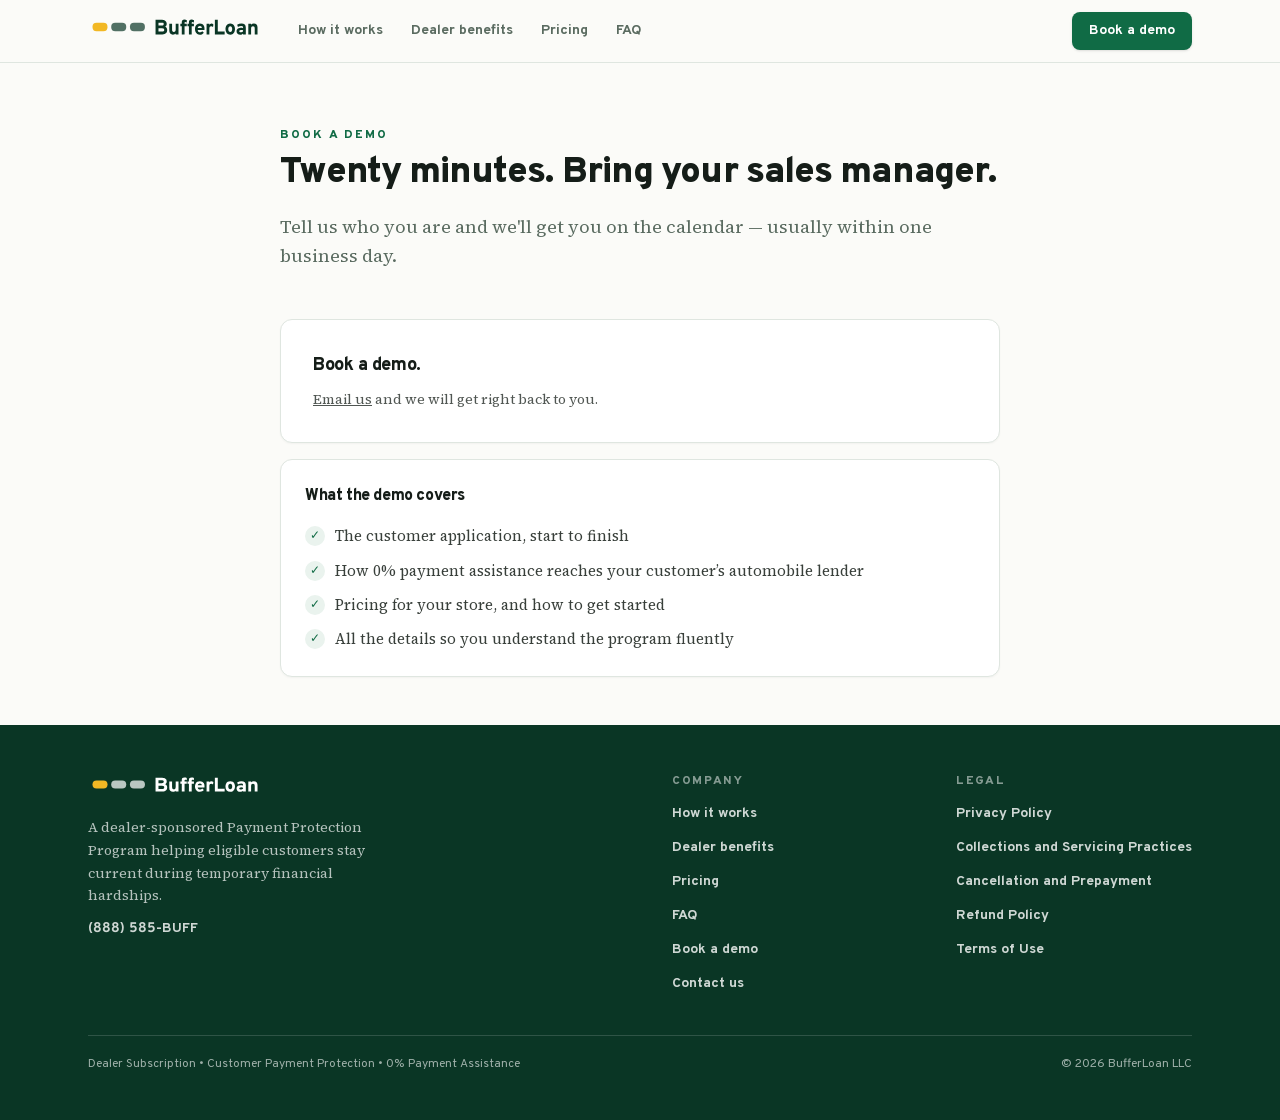
<file: demo/index.html>
<!DOCTYPE html><html lang="en" class="overpass_edce86b0-module__2L9R2G__variable source_serif_4_cadf6f42-module__VW8WSq__variable h-full antialiased"><head><meta charSet="utf-8"/><meta name="viewport" content="width=device-width, initial-scale=1"/><link rel="preload" href="/_next/static/media/68d403cf9f2c68c5-s.p.012bmydply3go.woff2" as="font" crossorigin="" type="font/woff2"/><link rel="preload" href="/_next/static/media/8c686831cca8fbc0-s.p.07m19b7gifklb.woff2" as="font" crossorigin="" type="font/woff2"/><link rel="preload" href="/brand/the-line.svg" as="image"/><link rel="preload" href="/brand/the-line-reversed.svg" as="image"/><link rel="stylesheet" href="/_next/static/chunks/1oa0chi2kvhqr.css" data-precedence="next"/><link rel="preload" as="script" fetchPriority="low" href="/_next/static/chunks/2qhpizdmg6s8c.js"/><script src="/_next/static/chunks/15orcrkp-_9ct.js" async=""></script><script src="/_next/static/chunks/0y-qmi6py9vt0.js" async=""></script><script src="/_next/static/chunks/0iec5q4ack_04.js" async=""></script><script src="/_next/static/chunks/turbopack-066z5xopq8qxh.js" async=""></script><script src="/_next/static/chunks/05-c3ty_6dwfk.js" async=""></script><script src="/_next/static/chunks/14mrh2-p_w84d.js" async=""></script><script src="/_next/static/chunks/2jmejihot6bcg.js" async=""></script><script src="/_next/static/chunks/1rxncug86bump.js" async=""></script><meta name="next-size-adjust" content=""/><title>Book a demo · BufferLoan</title><meta name="description" content="Book a 20-minute BufferLoan demo for your dealership — tell us who you are and we&#x27;ll get you on the calendar."/><link rel="icon" href="/favicon.ico?favicon.3bajkpfsarh-3.ico" sizes="32x32" type="image/x-icon"/><link rel="icon" href="/icon.svg?icon.3_c44zs_0z3mo.svg" sizes="any" type="image/svg+xml"/><link rel="apple-touch-icon" href="/apple-icon.png?apple-icon.1vm1npealoe2u.png" sizes="180x180" type="image/png"/><script src="/_next/static/chunks/0cz1d0mv5g_q7.js" noModule=""></script></head><body class="min-h-full flex flex-col"><div hidden=""><!--$--><!--/$--></div><header class="sticky top-0 z-40 border-b border-edge bg-paper/90 backdrop-blur"><div class="mx-auto flex max-w-6xl items-center gap-2 px-4 py-3 sm:px-6"><a aria-label="BufferLoan home" class="shrink-0 rounded-sm" href="/"><span class="inline-flex items-center text-lg"><img src="/brand/the-line.svg" alt="BufferLoan" class="h-[1.3em] w-auto"/></span></a><nav aria-label="Main" class="ml-4 hidden items-center gap-1 md:flex"><a class="rounded-lg px-3 py-2 text-sm font-bold text-muted transition-colors hover:bg-reflect hover:text-sign" href="/how-it-works/">How it works</a><a class="rounded-lg px-3 py-2 text-sm font-bold text-muted transition-colors hover:bg-reflect hover:text-sign" href="/dealer-benefits/">Dealer benefits</a><a class="rounded-lg px-3 py-2 text-sm font-bold text-muted transition-colors hover:bg-reflect hover:text-sign" href="/pricing/">Pricing</a><a class="rounded-lg px-3 py-2 text-sm font-bold text-muted transition-colors hover:bg-reflect hover:text-sign" href="/faq/">FAQ</a></nav><div class="ml-auto flex items-center gap-2"><a class="inline-flex items-center justify-center gap-2 rounded-lg px-4 py-2 text-sm font-bold transition-colors disabled:opacity-50 disabled:pointer-events-none cursor-pointer bg-sign text-white hover:bg-sign-strong border border-transparent shadow-sm max-md:hidden" href="/demo/">Book a demo</a><details class="relative md:hidden"><summary class="inline-flex cursor-pointer list-none items-center justify-center rounded-lg border border-edge bg-white px-3 py-2 text-sm font-bold text-asphalt [&amp;::-webkit-details-marker]:hidden">Menu</summary><div class="absolute right-0 top-[calc(100%+0.5rem)] z-50 w-52 rounded-xl border border-edge bg-white p-2 shadow-lg"><a href="/how-it-works" class="block rounded-lg px-3 py-2 text-sm font-bold text-asphalt hover:bg-reflect">How it works</a><a href="/dealer-benefits" class="block rounded-lg px-3 py-2 text-sm font-bold text-asphalt hover:bg-reflect">Dealer benefits</a><a href="/pricing" class="block rounded-lg px-3 py-2 text-sm font-bold text-asphalt hover:bg-reflect">Pricing</a><a href="/faq" class="block rounded-lg px-3 py-2 text-sm font-bold text-asphalt hover:bg-reflect">FAQ</a><a href="/demo" class="mt-1 block rounded-lg bg-sign px-3 py-2.5 text-center text-sm font-bold text-white shadow-sm hover:bg-sign-strong">Book a demo</a></div></details></div></div></header><main class="flex-1"><div class="mx-auto w-full px-4 pt-12 sm:px-6 sm:pt-16 max-w-3xl"><p class="text-xs font-extrabold uppercase tracking-[0.16em] text-sign">Book a demo</p><h1 class="mt-2 text-3xl font-black leading-tight tracking-tight text-asphalt sm:text-4xl">Twenty minutes. Bring your sales manager.</h1><p class="mt-4 font-serif text-lg leading-relaxed text-muted">Tell us who you are and we&#x27;ll get you on the calendar — usually within one business day.</p></div><section class="mx-auto w-full max-w-3xl px-4 py-10 sm:px-6 sm:py-12"><div class="rounded-xl border border-edge bg-white shadow-[0_1px_2px_rgba(21,29,24,0.04)] p-6 sm:p-8"><h2 class="text-lg font-extrabold tracking-tight text-asphalt">Book a demo.</h2><p class="mt-2 font-serif text-sm leading-relaxed text-asphalt/75"><a class="underline" href="mailto:jason@FixYourRevenueEngine.com">Email us</a> <!-- -->and we will get right back to you.</p></div><div class="rounded-xl border border-edge bg-white shadow-[0_1px_2px_rgba(21,29,24,0.04)] mt-4 p-6"><h2 class="text-base font-extrabold tracking-tight text-asphalt">What the demo covers</h2><div class="mt-4"><ul class="space-y-2.5"><li class="flex items-start gap-2.5"><span aria-hidden="true" class="mt-0.5 flex h-5 w-5 shrink-0 items-center justify-center rounded-full bg-reflect text-xs font-black text-sign">✓</span><span class="font-serif text-[15px] leading-relaxed text-asphalt/85">The customer application, start to finish</span></li><li class="flex items-start gap-2.5"><span aria-hidden="true" class="mt-0.5 flex h-5 w-5 shrink-0 items-center justify-center rounded-full bg-reflect text-xs font-black text-sign">✓</span><span class="font-serif text-[15px] leading-relaxed text-asphalt/85">How 0% payment assistance reaches your customer’s automobile lender</span></li><li class="flex items-start gap-2.5"><span aria-hidden="true" class="mt-0.5 flex h-5 w-5 shrink-0 items-center justify-center rounded-full bg-reflect text-xs font-black text-sign">✓</span><span class="font-serif text-[15px] leading-relaxed text-asphalt/85">Pricing for your store, and how to get started</span></li><li class="flex items-start gap-2.5"><span aria-hidden="true" class="mt-0.5 flex h-5 w-5 shrink-0 items-center justify-center rounded-full bg-reflect text-xs font-black text-sign">✓</span><span class="font-serif text-[15px] leading-relaxed text-asphalt/85">All the details so you understand the program fluently</span></li></ul></div></div></section><!--$--><!--/$--></main><footer class="bg-pine"><div class="mx-auto max-w-6xl px-4 py-10 sm:px-6 sm:py-12"><div class="flex flex-wrap items-start justify-between gap-x-12 gap-y-8"><div><span class="inline-flex items-center text-lg"><img src="/brand/the-line-reversed.svg" alt="BufferLoan" class="h-[1.3em] w-auto"/></span><p class="mt-3 max-w-xs font-serif text-sm leading-relaxed text-white/70">A dealer-sponsored Payment Protection Program helping eligible customers stay current during temporary financial hardships.</p><a href="tel:+18885852833" class="mt-3 inline-block rounded-sm text-sm font-bold text-white/80 tabular-nums hover:text-white">(888) 585-BUFF</a></div><nav aria-label="Footer" class="grid gap-x-12 gap-y-8 sm:grid-cols-2"><div><h2 class="text-xs font-extrabold uppercase tracking-[0.14em] text-white/50">Company</h2><ul class="mt-3 space-y-2.5"><li><a class="rounded-sm text-sm font-bold text-white/80 hover:text-white" href="/how-it-works/">How it works</a></li><li><a class="rounded-sm text-sm font-bold text-white/80 hover:text-white" href="/dealer-benefits/">Dealer benefits</a></li><li><a class="rounded-sm text-sm font-bold text-white/80 hover:text-white" href="/pricing/">Pricing</a></li><li><a class="rounded-sm text-sm font-bold text-white/80 hover:text-white" href="/faq/">FAQ</a></li><li><a class="rounded-sm text-sm font-bold text-white/80 hover:text-white" href="/demo/">Book a demo</a></li><li><a class="rounded-sm text-sm font-bold text-white/80 hover:text-white" href="/contact/">Contact us</a></li></ul></div><div><h2 class="text-xs font-extrabold uppercase tracking-[0.14em] text-white/50">Legal</h2><ul class="mt-3 space-y-2.5"><li><a class="rounded-sm text-sm font-bold text-white/80 hover:text-white" href="/privacy/">Privacy Policy</a></li><li><a class="rounded-sm text-sm font-bold text-white/80 hover:text-white" href="/collections/">Collections and Servicing Practices</a></li><li><a class="rounded-sm text-sm font-bold text-white/80 hover:text-white" href="/cancellation/">Cancellation and Prepayment</a></li><li><a class="rounded-sm text-sm font-bold text-white/80 hover:text-white" href="/refunds/">Refund Policy</a></li><li><a class="rounded-sm text-sm font-bold text-white/80 hover:text-white" href="/terms/">Terms of Use</a></li></ul></div></nav></div><div class="mt-10 flex flex-wrap items-center justify-between gap-3 border-t border-white/15 pt-5 text-xs text-white/60"><p>Dealer Subscription • Customer Payment Protection • 0% Payment Assistance</p><p>© 2026 BufferLoan LLC</p></div></div></footer><script src="/_next/static/chunks/2qhpizdmg6s8c.js" id="_R_" async=""></script><script>(self.__next_f=self.__next_f||[]).push([0])</script><script>self.__next_f.push([1,"1:\"$Sreact.fragment\"\n2:I[39756,[\"/_next/static/chunks/05-c3ty_6dwfk.js\",\"/_next/static/chunks/14mrh2-p_w84d.js\"],\"default\"]\n3:I[58298,[\"/_next/static/chunks/05-c3ty_6dwfk.js\",\"/_next/static/chunks/14mrh2-p_w84d.js\",\"/_next/static/chunks/2jmejihot6bcg.js\"],\"default\"]\n4:I[37457,[\"/_next/static/chunks/05-c3ty_6dwfk.js\",\"/_next/static/chunks/14mrh2-p_w84d.js\"],\"default\"]\n5:I[22016,[\"/_next/static/chunks/05-c3ty_6dwfk.js\",\"/_next/static/chunks/14mrh2-p_w84d.js\",\"/_next/static/chunks/1rxncug86bump.js\"],\"\"]\nd:I[68027,[\"/_next/static/chunks/05-c3ty_6dwfk.js\",\"/_next/static/chunks/14mrh2-p_w84d.js\"],\"default\",1]\n:HL[\"/_next/static/chunks/1oa0chi2kvhqr.css\",\"style\"]\n:HL[\"/_next/static/media/68d403cf9f2c68c5-s.p.012bmydply3go.woff2\",\"font\",{\"crossOrigin\":\"\",\"type\":\"font/woff2\"}]\n:HL[\"/_next/static/media/8c686831cca8fbc0-s.p.07m19b7gifklb.woff2\",\"font\",{\"crossOrigin\":\"\",\"type\":\"font/woff2\"}]\n:HL[\"/brand/the-line.svg\",\"image\"]\n"])</script><script>self.__next_f.push([1,"0:{\"P\":null,\"c\":[\"\",\"demo\",\"\"],\"q\":\"\",\"i\":false,\"f\":[[[\"\",{\"children\":[\"(marketing)\",{\"children\":[\"demo\",{\"children\":[\"__PAGE__\",{}]}]}]},\"$undefined\",\"$undefined\",16],[[\"$\",\"$1\",\"c\",{\"children\":[[[\"$\",\"link\",\"0\",{\"rel\":\"stylesheet\",\"href\":\"/_next/static/chunks/1oa0chi2kvhqr.css\",\"precedence\":\"next\",\"crossOrigin\":\"$undefined\",\"nonce\":\"$undefined\"}],[\"$\",\"script\",\"script-0\",{\"src\":\"/_next/static/chunks/05-c3ty_6dwfk.js\",\"async\":true,\"nonce\":\"$undefined\"}],[\"$\",\"script\",\"script-1\",{\"src\":\"/_next/static/chunks/14mrh2-p_w84d.js\",\"async\":true,\"nonce\":\"$undefined\"}]],[\"$\",\"html\",null,{\"lang\":\"en\",\"className\":\"overpass_edce86b0-module__2L9R2G__variable source_serif_4_cadf6f42-module__VW8WSq__variable h-full antialiased\",\"children\":[\"$\",\"body\",null,{\"className\":\"min-h-full flex flex-col\",\"children\":[\"$\",\"$L2\",null,{\"parallelRouterKey\":\"children\",\"error\":\"$3\",\"errorStyles\":[],\"errorScripts\":[[\"$\",\"script\",\"script-0\",{\"src\":\"/_next/static/chunks/2jmejihot6bcg.js\",\"async\":true}]],\"template\":[\"$\",\"$L4\",null,{}],\"templateStyles\":\"$undefined\",\"templateScripts\":\"$undefined\",\"notFound\":[[[\"$\",\"title\",null,{\"children\":\"404: This page could not be found.\"}],[\"$\",\"div\",null,{\"style\":{\"fontFamily\":\"system-ui,\\\"Segoe UI\\\",Roboto,Helvetica,Arial,sans-serif,\\\"Apple Color Emoji\\\",\\\"Segoe UI Emoji\\\"\",\"height\":\"100vh\",\"textAlign\":\"center\",\"display\":\"flex\",\"flexDirection\":\"column\",\"alignItems\":\"center\",\"justifyContent\":\"center\"},\"children\":[\"$\",\"div\",null,{\"children\":[[\"$\",\"style\",null,{\"dangerouslySetInnerHTML\":{\"__html\":\"body{color:#000;background:#fff;margin:0}.next-error-h1{border-right:1px solid rgba(0,0,0,.3)}@media (prefers-color-scheme:dark){body{color:#fff;background:#000}.next-error-h1{border-right:1px solid rgba(255,255,255,.3)}}\"}}],[\"$\",\"h1\",null,{\"className\":\"next-error-h1\",\"style\":{\"display\":\"inline-block\",\"margin\":\"0 20px 0 0\",\"padding\":\"0 23px 0 0\",\"fontSize\":24,\"fontWeight\":500,\"verticalAlign\":\"top\",\"lineHeight\":\"49px\"},\"children\":404}],[\"$\",\"div\",null,{\"style\":{\"display\":\"inline-block\"},\"children\":[\"$\",\"h2\",null,{\"style\":{\"fontSize\":14,\"fontWeight\":400,\"lineHeight\":\"49px\",\"margin\":0},\"children\":\"This page could not be found.\"}]}]]}]}]],[]],\"forbidden\":\"$undefined\",\"unauthorized\":\"$undefined\"}]}]}]]}],{\"children\":[[\"$\",\"$1\",\"c\",{\"children\":[[[\"$\",\"script\",\"script-0\",{\"src\":\"/_next/static/chunks/1rxncug86bump.js\",\"async\":true,\"nonce\":\"$undefined\"}]],[[\"$\",\"header\",null,{\"className\":\"sticky top-0 z-40 border-b border-edge bg-paper/90 backdrop-blur\",\"children\":[\"$\",\"div\",null,{\"className\":\"mx-auto flex max-w-6xl items-center gap-2 px-4 py-3 sm:px-6\",\"children\":[[\"$\",\"$L5\",null,{\"href\":\"/\",\"aria-label\":\"BufferLoan home\",\"className\":\"shrink-0 rounded-sm\",\"children\":[\"$\",\"span\",null,{\"className\":\"inline-flex items-center text-lg\",\"children\":[\"$\",\"img\",null,{\"src\":\"/brand/the-line.svg\",\"alt\":\"BufferLoan\",\"className\":\"h-[1.3em] w-auto\"}]}]}],[\"$\",\"nav\",null,{\"aria-label\":\"Main\",\"className\":\"ml-4 hidden items-center gap-1 md:flex\",\"children\":[[\"$\",\"$L5\",\"/how-it-works\",{\"href\":\"/how-it-works\",\"className\":\"rounded-lg px-3 py-2 text-sm font-bold text-muted transition-colors hover:bg-reflect hover:text-sign\",\"children\":\"How it works\"}],[\"$\",\"$L5\",\"/dealer-benefits\",{\"href\":\"/dealer-benefits\",\"className\":\"rounded-lg px-3 py-2 text-sm font-bold text-muted transition-colors hover:bg-reflect hover:text-sign\",\"children\":\"Dealer benefits\"}],[\"$\",\"$L5\",\"/pricing\",{\"href\":\"/pricing\",\"className\":\"rounded-lg px-3 py-2 text-sm font-bold text-muted transition-colors hover:bg-reflect hover:text-sign\",\"children\":\"Pricing\"}],[\"$\",\"$L5\",\"/faq\",{\"href\":\"/faq\",\"className\":\"rounded-lg px-3 py-2 text-sm font-bold text-muted transition-colors hover:bg-reflect hover:text-sign\",\"children\":\"FAQ\"}]]}],[\"$\",\"div\",null,{\"className\":\"ml-auto flex items-center gap-2\",\"children\":[[\"$\",\"$L5\",null,{\"className\":\"inline-flex items-center justify-center gap-2 rounded-lg px-4 py-2 text-sm font-bold transition-colors disabled:opacity-50 disabled:pointer-events-none cursor-pointer bg-sign text-white hover:bg-sign-strong border border-transparent shadow-sm max-md:hidden\",\"href\":\"/demo\",\"children\":\"Book a demo\"}],[\"$\",\"details\",null,{\"className\":\"relative md:hidden\",\"children\":[[\"$\",\"summary\",null,{\"className\":\"inline-flex cursor-pointer list-none items-center justify-center rounded-lg border border-edge bg-white px-3 py-2 text-sm font-bold text-asphalt [\u0026::-webkit-details-marker]:hidden\",\"children\":\"Menu\"}],\"$L6\"]}]]}]]}]}],\"$L7\",\"$L8\"]]}],{\"children\":[\"$L9\",{\"children\":[\"$La\",{},null,false,null]},null,false,\"$@b\"]},null,false,null]},null,false,null],\"$Lc\",false]],\"m\":\"$undefined\",\"G\":[\"$d\",[\"$Le\"]],\"S\":true,\"h\":null,\"s\":\"$undefined\",\"l\":\"$undefined\",\"p\":\"$undefined\",\"d\":\"$undefined\",\"b\":\"nx3ngakBVeotIeBXF0WIN\"}\n"])</script><script>self.__next_f.push([1,"f:I[97367,[\"/_next/static/chunks/05-c3ty_6dwfk.js\",\"/_next/static/chunks/14mrh2-p_w84d.js\"],\"OutletBoundary\"]\n10:\"$Sreact.suspense\"\n13:I[97367,[\"/_next/static/chunks/05-c3ty_6dwfk.js\",\"/_next/static/chunks/14mrh2-p_w84d.js\"],\"ViewportBoundary\"]\n15:I[97367,[\"/_next/static/chunks/05-c3ty_6dwfk.js\",\"/_next/static/chunks/14mrh2-p_w84d.js\"],\"MetadataBoundary\"]\n:HL[\"/brand/the-line-reversed.svg\",\"image\"]\n6:[\"$\",\"div\",null,{\"className\":\"absolute right-0 top-[calc(100%+0.5rem)] z-50 w-52 rounded-xl border border-edge bg-white p-2 shadow-lg\",\"children\":[[[\"$\",\"a\",\"/how-it-works\",{\"href\":\"/how-it-works\",\"className\":\"block rounded-lg px-3 py-2 text-sm font-bold text-asphalt hover:bg-reflect\",\"children\":\"How it works\"}],[\"$\",\"a\",\"/dealer-benefits\",{\"href\":\"/dealer-benefits\",\"className\":\"block rounded-lg px-3 py-2 text-sm font-bold text-asphalt hover:bg-reflect\",\"children\":\"Dealer benefits\"}],[\"$\",\"a\",\"/pricing\",{\"href\":\"/pricing\",\"className\":\"block rounded-lg px-3 py-2 text-sm font-bold text-asphalt hover:bg-reflect\",\"children\":\"Pricing\"}],[\"$\",\"a\",\"/faq\",{\"href\":\"/faq\",\"className\":\"block rounded-lg px-3 py-2 text-sm font-bold text-asphalt hover:bg-reflect\",\"children\":\"FAQ\"}]],[\"$\",\"a\",null,{\"href\":\"/demo\",\"className\":\"mt-1 block rounded-lg bg-sign px-3 py-2.5 text-center text-sm font-bold text-white shadow-sm hover:bg-sign-strong\",\"children\":\"Book a demo\"}]]}]\n"])</script><script>self.__next_f.push([1,"7:[\"$\",\"main\",null,{\"className\":\"flex-1\",\"children\":[\"$\",\"$L2\",null,{\"parallelRouterKey\":\"children\",\"error\":\"$undefined\",\"errorStyles\":\"$undefined\",\"errorScripts\":\"$undefined\",\"template\":[\"$\",\"$L4\",null,{}],\"templateStyles\":\"$undefined\",\"templateScripts\":\"$undefined\",\"notFound\":[[[\"$\",\"title\",null,{\"children\":\"404: This page could not be found.\"}],[\"$\",\"div\",null,{\"style\":\"$0:f:0:1:0:props:children:1:props:children:props:children:props:notFound:0:1:props:style\",\"children\":[\"$\",\"div\",null,{\"children\":[[\"$\",\"style\",null,{\"dangerouslySetInnerHTML\":{\"__html\":\"body{color:#000;background:#fff;margin:0}.next-error-h1{border-right:1px solid rgba(0,0,0,.3)}@media (prefers-color-scheme:dark){body{color:#fff;background:#000}.next-error-h1{border-right:1px solid rgba(255,255,255,.3)}}\"}}],[\"$\",\"h1\",null,{\"className\":\"next-error-h1\",\"style\":\"$0:f:0:1:0:props:children:1:props:children:props:children:props:notFound:0:1:props:children:props:children:1:props:style\",\"children\":404}],[\"$\",\"div\",null,{\"style\":\"$0:f:0:1:0:props:children:1:props:children:props:children:props:notFound:0:1:props:children:props:children:2:props:style\",\"children\":[\"$\",\"h2\",null,{\"style\":\"$0:f:0:1:0:props:children:1:props:children:props:children:props:notFound:0:1:props:children:props:children:2:props:children:props:style\",\"children\":\"This page could not be found.\"}]}]]}]}]],[]],\"forbidden\":\"$undefined\",\"unauthorized\":\"$undefined\"}]}]\n"])</script><script>self.__next_f.push([1,"8:[\"$\",\"footer\",null,{\"className\":\"bg-pine\",\"children\":[\"$\",\"div\",null,{\"className\":\"mx-auto max-w-6xl px-4 py-10 sm:px-6 sm:py-12\",\"children\":[[\"$\",\"div\",null,{\"className\":\"flex flex-wrap items-start justify-between gap-x-12 gap-y-8\",\"children\":[[\"$\",\"div\",null,{\"children\":[[\"$\",\"span\",null,{\"className\":\"inline-flex items-center text-lg\",\"children\":[\"$\",\"img\",null,{\"src\":\"/brand/the-line-reversed.svg\",\"alt\":\"BufferLoan\",\"className\":\"h-[1.3em] w-auto\"}]}],[\"$\",\"p\",null,{\"className\":\"mt-3 max-w-xs font-serif text-sm leading-relaxed text-white/70\",\"children\":\"A dealer-sponsored Payment Protection Program helping eligible customers stay current during temporary financial hardships.\"}],[\"$\",\"a\",null,{\"href\":\"tel:+18885852833\",\"className\":\"mt-3 inline-block rounded-sm text-sm font-bold text-white/80 tabular-nums hover:text-white\",\"children\":\"(888) 585-BUFF\"}]]}],[\"$\",\"nav\",null,{\"aria-label\":\"Footer\",\"className\":\"grid gap-x-12 gap-y-8 sm:grid-cols-2\",\"children\":[[\"$\",\"div\",\"Company\",{\"children\":[[\"$\",\"h2\",null,{\"className\":\"text-xs font-extrabold uppercase tracking-[0.14em] text-white/50\",\"children\":\"Company\"}],[\"$\",\"ul\",null,{\"className\":\"mt-3 space-y-2.5\",\"children\":[[\"$\",\"li\",\"/how-it-works\",{\"children\":[\"$\",\"$L5\",null,{\"href\":\"/how-it-works\",\"className\":\"rounded-sm text-sm font-bold text-white/80 hover:text-white\",\"children\":\"How it works\"}]}],[\"$\",\"li\",\"/dealer-benefits\",{\"children\":[\"$\",\"$L5\",null,{\"href\":\"/dealer-benefits\",\"className\":\"rounded-sm text-sm font-bold text-white/80 hover:text-white\",\"children\":\"Dealer benefits\"}]}],[\"$\",\"li\",\"/pricing\",{\"children\":[\"$\",\"$L5\",null,{\"href\":\"/pricing\",\"className\":\"rounded-sm text-sm font-bold text-white/80 hover:text-white\",\"children\":\"Pricing\"}]}],[\"$\",\"li\",\"/faq\",{\"children\":[\"$\",\"$L5\",null,{\"href\":\"/faq\",\"className\":\"rounded-sm text-sm font-bold text-white/80 hover:text-white\",\"children\":\"FAQ\"}]}],[\"$\",\"li\",\"/demo\",{\"children\":[\"$\",\"$L5\",null,{\"href\":\"/demo\",\"className\":\"rounded-sm text-sm font-bold text-white/80 hover:text-white\",\"children\":\"Book a demo\"}]}],[\"$\",\"li\",\"/contact\",{\"children\":[\"$\",\"$L5\",null,{\"href\":\"/contact\",\"className\":\"rounded-sm text-sm font-bold text-white/80 hover:text-white\",\"children\":\"Contact us\"}]}]]}]]}],[\"$\",\"div\",\"Legal\",{\"children\":[[\"$\",\"h2\",null,{\"className\":\"text-xs font-extrabold uppercase tracking-[0.14em] text-white/50\",\"children\":\"Legal\"}],[\"$\",\"ul\",null,{\"className\":\"mt-3 space-y-2.5\",\"children\":[[\"$\",\"li\",\"/privacy\",{\"children\":[\"$\",\"$L5\",null,{\"href\":\"/privacy\",\"className\":\"rounded-sm text-sm font-bold text-white/80 hover:text-white\",\"children\":\"Privacy Policy\"}]}],[\"$\",\"li\",\"/collections\",{\"children\":[\"$\",\"$L5\",null,{\"href\":\"/collections\",\"className\":\"rounded-sm text-sm font-bold text-white/80 hover:text-white\",\"children\":\"Collections and Servicing Practices\"}]}],[\"$\",\"li\",\"/cancellation\",{\"children\":[\"$\",\"$L5\",null,{\"href\":\"/cancellation\",\"className\":\"rounded-sm text-sm font-bold text-white/80 hover:text-white\",\"children\":\"Cancellation and Prepayment\"}]}],[\"$\",\"li\",\"/refunds\",{\"children\":[\"$\",\"$L5\",null,{\"href\":\"/refunds\",\"className\":\"rounded-sm text-sm font-bold text-white/80 hover:text-white\",\"children\":\"Refund Policy\"}]}],[\"$\",\"li\",\"/terms\",{\"children\":[\"$\",\"$L5\",null,{\"href\":\"/terms\",\"className\":\"rounded-sm text-sm font-bold text-white/80 hover:text-white\",\"children\":\"Terms of Use\"}]}]]}]]}]]}]]}],[\"$\",\"div\",null,{\"className\":\"mt-10 flex flex-wrap items-center justify-between gap-3 border-t border-white/15 pt-5 text-xs text-white/60\",\"children\":[[\"$\",\"p\",null,{\"children\":\"Dealer Subscription • Customer Payment Protection • 0% Payment Assistance\"}],[\"$\",\"p\",null,{\"children\":\"© 2026 BufferLoan LLC\"}]]}]]}]}]\n"])</script><script>self.__next_f.push([1,"9:[\"$\",\"$1\",\"c\",{\"children\":[null,[\"$\",\"$L2\",null,{\"parallelRouterKey\":\"children\",\"error\":\"$undefined\",\"errorStyles\":\"$undefined\",\"errorScripts\":\"$undefined\",\"template\":[\"$\",\"$L4\",null,{}],\"templateStyles\":\"$undefined\",\"templateScripts\":\"$undefined\",\"notFound\":\"$undefined\",\"forbidden\":\"$undefined\",\"unauthorized\":\"$undefined\"}]]}]\n"])</script><script>self.__next_f.push([1,"a:[\"$\",\"$1\",\"c\",{\"children\":[[[\"$\",\"div\",null,{\"className\":\"mx-auto w-full px-4 pt-12 sm:px-6 sm:pt-16 max-w-3xl\",\"children\":[[\"$\",\"p\",null,{\"className\":\"text-xs font-extrabold uppercase tracking-[0.16em] text-sign\",\"children\":\"Book a demo\"}],[\"$\",\"h1\",null,{\"className\":\"mt-2 text-3xl font-black leading-tight tracking-tight text-asphalt sm:text-4xl\",\"children\":\"Twenty minutes. Bring your sales manager.\"}],[\"$\",\"p\",null,{\"className\":\"mt-4 font-serif text-lg leading-relaxed text-muted\",\"children\":\"Tell us who you are and we'll get you on the calendar — usually within one business day.\"}]]}],[\"$\",\"section\",null,{\"className\":\"mx-auto w-full max-w-3xl px-4 py-10 sm:px-6 sm:py-12\",\"children\":[[\"$\",\"div\",null,{\"className\":\"rounded-xl border border-edge bg-white shadow-[0_1px_2px_rgba(21,29,24,0.04)] p-6 sm:p-8\",\"children\":[[\"$\",\"h2\",null,{\"className\":\"text-lg font-extrabold tracking-tight text-asphalt\",\"children\":\"Book a demo.\"}],[\"$\",\"p\",null,{\"className\":\"mt-2 font-serif text-sm leading-relaxed text-asphalt/75\",\"children\":[[\"$\",\"a\",null,{\"className\":\"underline\",\"href\":\"mailto:jason@FixYourRevenueEngine.com\",\"children\":\"Email us\"}],\" \",\"and we will get right back to you.\"]}]]}],[\"$\",\"div\",null,{\"className\":\"rounded-xl border border-edge bg-white shadow-[0_1px_2px_rgba(21,29,24,0.04)] mt-4 p-6\",\"children\":[[\"$\",\"h2\",null,{\"className\":\"text-base font-extrabold tracking-tight text-asphalt\",\"children\":\"What the demo covers\"}],[\"$\",\"div\",null,{\"className\":\"mt-4\",\"children\":[\"$\",\"ul\",null,{\"className\":\"space-y-2.5\",\"children\":[[\"$\",\"li\",\"0\",{\"className\":\"flex items-start gap-2.5\",\"children\":[[\"$\",\"span\",null,{\"aria-hidden\":true,\"className\":\"mt-0.5 flex h-5 w-5 shrink-0 items-center justify-center rounded-full bg-reflect text-xs font-black text-sign\",\"children\":\"✓\"}],[\"$\",\"span\",null,{\"className\":\"font-serif text-[15px] leading-relaxed text-asphalt/85\",\"children\":\"The customer application, start to finish\"}]]}],[\"$\",\"li\",\"1\",{\"className\":\"flex items-start gap-2.5\",\"children\":[[\"$\",\"span\",null,{\"aria-hidden\":true,\"className\":\"mt-0.5 flex h-5 w-5 shrink-0 items-center justify-center rounded-full bg-reflect text-xs font-black text-sign\",\"children\":\"✓\"}],[\"$\",\"span\",null,{\"className\":\"font-serif text-[15px] leading-relaxed text-asphalt/85\",\"children\":\"How 0% payment assistance reaches your customer’s automobile lender\"}]]}],[\"$\",\"li\",\"2\",{\"className\":\"flex items-start gap-2.5\",\"children\":[[\"$\",\"span\",null,{\"aria-hidden\":true,\"className\":\"mt-0.5 flex h-5 w-5 shrink-0 items-center justify-center rounded-full bg-reflect text-xs font-black text-sign\",\"children\":\"✓\"}],[\"$\",\"span\",null,{\"className\":\"font-serif text-[15px] leading-relaxed text-asphalt/85\",\"children\":\"Pricing for your store, and how to get started\"}]]}],[\"$\",\"li\",\"3\",{\"className\":\"flex items-start gap-2.5\",\"children\":[[\"$\",\"span\",null,{\"aria-hidden\":true,\"className\":\"mt-0.5 flex h-5 w-5 shrink-0 items-center justify-center rounded-full bg-reflect text-xs font-black text-sign\",\"children\":\"✓\"}],[\"$\",\"span\",null,{\"className\":\"font-serif text-[15px] leading-relaxed text-asphalt/85\",\"children\":\"All the details so you understand the program fluently\"}]]}]]}]}]]}]]}]],null,[\"$\",\"$Lf\",null,{\"children\":[\"$\",\"$10\",null,{\"name\":\"Next.MetadataOutlet\",\"children\":\"$@11\"}]}]]}]\n"])</script><script>self.__next_f.push([1,"12:[]\nb:\"$W12\"\nc:[\"$\",\"$1\",\"h\",{\"children\":[null,[\"$\",\"$L13\",null,{\"children\":\"$L14\"}],[\"$\",\"div\",null,{\"hidden\":true,\"children\":[\"$\",\"$L15\",null,{\"children\":[\"$\",\"$10\",null,{\"name\":\"Next.Metadata\",\"children\":\"$L16\"}]}]}],[\"$\",\"meta\",null,{\"name\":\"next-size-adjust\",\"content\":\"\"}]]}]\ne:[\"$\",\"link\",\"0\",{\"rel\":\"stylesheet\",\"href\":\"/_next/static/chunks/1oa0chi2kvhqr.css\",\"precedence\":\"next\",\"crossOrigin\":\"$undefined\",\"nonce\":\"$undefined\"}]\n"])</script><script>self.__next_f.push([1,"14:[[\"$\",\"meta\",\"0\",{\"charSet\":\"utf-8\"}],[\"$\",\"meta\",\"1\",{\"name\":\"viewport\",\"content\":\"width=device-width, initial-scale=1\"}]]\n"])</script><script>self.__next_f.push([1,"17:I[27201,[\"/_next/static/chunks/05-c3ty_6dwfk.js\",\"/_next/static/chunks/14mrh2-p_w84d.js\"],\"IconMark\"]\n11:null\n16:[[\"$\",\"title\",\"0\",{\"children\":\"Book a demo · BufferLoan\"}],[\"$\",\"meta\",\"1\",{\"name\":\"description\",\"content\":\"Book a 20-minute BufferLoan demo for your dealership — tell us who you are and we'll get you on the calendar.\"}],[\"$\",\"link\",\"2\",{\"rel\":\"icon\",\"href\":\"/favicon.ico?favicon.3bajkpfsarh-3.ico\",\"sizes\":\"32x32\",\"type\":\"image/x-icon\"}],[\"$\",\"link\",\"3\",{\"rel\":\"icon\",\"href\":\"/icon.svg?icon.3_c44zs_0z3mo.svg\",\"sizes\":\"any\",\"type\":\"image/svg+xml\"}],[\"$\",\"link\",\"4\",{\"rel\":\"apple-touch-icon\",\"href\":\"/apple-icon.png?apple-icon.1vm1npealoe2u.png\",\"sizes\":\"180x180\",\"type\":\"image/png\"}],[\"$\",\"$L17\",\"5\",{}]]\n"])</script></body></html>
</file>
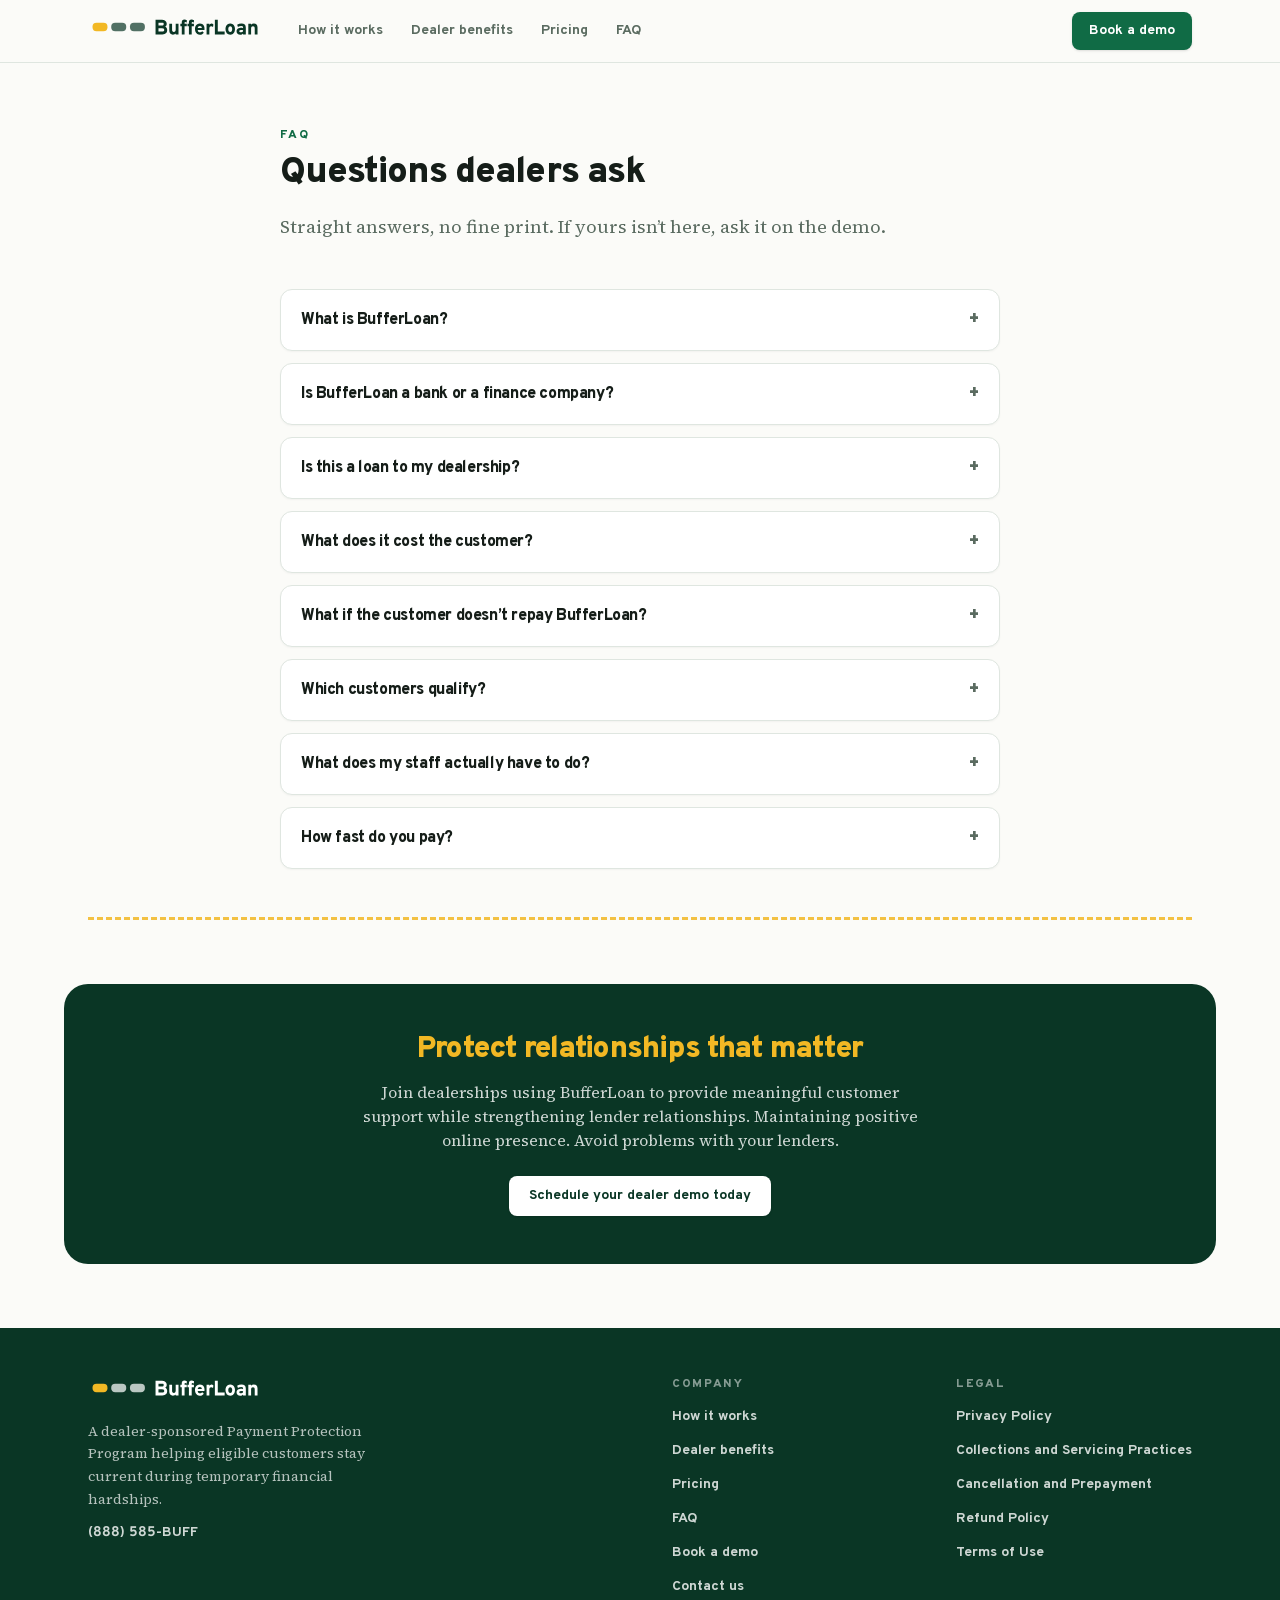
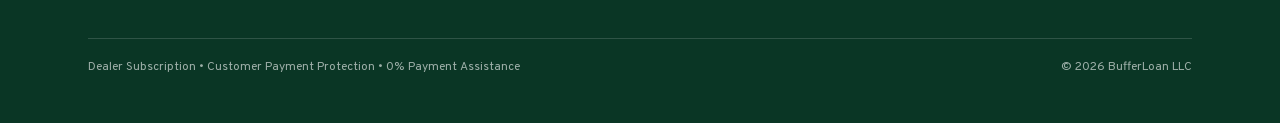
<file: faq/index.html>
<!DOCTYPE html><html lang="en" class="overpass_edce86b0-module__2L9R2G__variable source_serif_4_cadf6f42-module__VW8WSq__variable h-full antialiased"><head><meta charSet="utf-8"/><meta name="viewport" content="width=device-width, initial-scale=1"/><link rel="preload" href="/_next/static/media/68d403cf9f2c68c5-s.p.012bmydply3go.woff2" as="font" crossorigin="" type="font/woff2"/><link rel="preload" href="/_next/static/media/8c686831cca8fbc0-s.p.07m19b7gifklb.woff2" as="font" crossorigin="" type="font/woff2"/><link rel="preload" href="/brand/the-line.svg" as="image"/><link rel="preload" href="/brand/the-line-reversed.svg" as="image"/><link rel="stylesheet" href="/_next/static/chunks/1oa0chi2kvhqr.css" data-precedence="next"/><link rel="preload" as="script" fetchPriority="low" href="/_next/static/chunks/2qhpizdmg6s8c.js"/><script src="/_next/static/chunks/15orcrkp-_9ct.js" async=""></script><script src="/_next/static/chunks/0y-qmi6py9vt0.js" async=""></script><script src="/_next/static/chunks/0iec5q4ack_04.js" async=""></script><script src="/_next/static/chunks/turbopack-066z5xopq8qxh.js" async=""></script><script src="/_next/static/chunks/05-c3ty_6dwfk.js" async=""></script><script src="/_next/static/chunks/14mrh2-p_w84d.js" async=""></script><script src="/_next/static/chunks/2jmejihot6bcg.js" async=""></script><script src="/_next/static/chunks/1rxncug86bump.js" async=""></script><meta name="next-size-adjust" content=""/><title>FAQ · BufferLoan</title><meta name="description" content="Straight answers to the questions dealers ask about BufferLoan — how the Payment Protection Program works, what it costs, who repays, and what happens when a draft misses."/><link rel="icon" href="/favicon.ico?favicon.3bajkpfsarh-3.ico" sizes="32x32" type="image/x-icon"/><link rel="icon" href="/icon.svg?icon.3_c44zs_0z3mo.svg" sizes="any" type="image/svg+xml"/><link rel="apple-touch-icon" href="/apple-icon.png?apple-icon.1vm1npealoe2u.png" sizes="180x180" type="image/png"/><script src="/_next/static/chunks/0cz1d0mv5g_q7.js" noModule=""></script></head><body class="min-h-full flex flex-col"><div hidden=""><!--$--><!--/$--></div><header class="sticky top-0 z-40 border-b border-edge bg-paper/90 backdrop-blur"><div class="mx-auto flex max-w-6xl items-center gap-2 px-4 py-3 sm:px-6"><a aria-label="BufferLoan home" class="shrink-0 rounded-sm" href="/"><span class="inline-flex items-center text-lg"><img src="/brand/the-line.svg" alt="BufferLoan" class="h-[1.3em] w-auto"/></span></a><nav aria-label="Main" class="ml-4 hidden items-center gap-1 md:flex"><a class="rounded-lg px-3 py-2 text-sm font-bold text-muted transition-colors hover:bg-reflect hover:text-sign" href="/how-it-works/">How it works</a><a class="rounded-lg px-3 py-2 text-sm font-bold text-muted transition-colors hover:bg-reflect hover:text-sign" href="/dealer-benefits/">Dealer benefits</a><a class="rounded-lg px-3 py-2 text-sm font-bold text-muted transition-colors hover:bg-reflect hover:text-sign" href="/pricing/">Pricing</a><a class="rounded-lg px-3 py-2 text-sm font-bold text-muted transition-colors hover:bg-reflect hover:text-sign" href="/faq/">FAQ</a></nav><div class="ml-auto flex items-center gap-2"><a class="inline-flex items-center justify-center gap-2 rounded-lg px-4 py-2 text-sm font-bold transition-colors disabled:opacity-50 disabled:pointer-events-none cursor-pointer bg-sign text-white hover:bg-sign-strong border border-transparent shadow-sm max-md:hidden" href="/demo/">Book a demo</a><details class="relative md:hidden"><summary class="inline-flex cursor-pointer list-none items-center justify-center rounded-lg border border-edge bg-white px-3 py-2 text-sm font-bold text-asphalt [&amp;::-webkit-details-marker]:hidden">Menu</summary><div class="absolute right-0 top-[calc(100%+0.5rem)] z-50 w-52 rounded-xl border border-edge bg-white p-2 shadow-lg"><a href="/how-it-works" class="block rounded-lg px-3 py-2 text-sm font-bold text-asphalt hover:bg-reflect">How it works</a><a href="/dealer-benefits" class="block rounded-lg px-3 py-2 text-sm font-bold text-asphalt hover:bg-reflect">Dealer benefits</a><a href="/pricing" class="block rounded-lg px-3 py-2 text-sm font-bold text-asphalt hover:bg-reflect">Pricing</a><a href="/faq" class="block rounded-lg px-3 py-2 text-sm font-bold text-asphalt hover:bg-reflect">FAQ</a><a href="/demo" class="mt-1 block rounded-lg bg-sign px-3 py-2.5 text-center text-sm font-bold text-white shadow-sm hover:bg-sign-strong">Book a demo</a></div></details></div></div></header><main class="flex-1"><div class="mx-auto w-full px-4 pt-12 sm:px-6 sm:pt-16 max-w-3xl"><p class="text-xs font-extrabold uppercase tracking-[0.16em] text-sign">FAQ</p><h1 class="mt-2 text-3xl font-black leading-tight tracking-tight text-asphalt sm:text-4xl">Questions dealers ask</h1><p class="mt-4 font-serif text-lg leading-relaxed text-muted">Straight answers, no fine print. If yours isn’t here, ask it on the demo.</p></div><section class="mx-auto w-full max-w-3xl px-4 py-10 sm:px-6 sm:py-12"><div class="space-y-3"><details class="group rounded-xl border border-edge bg-white shadow-[0_1px_2px_rgba(21,29,24,0.04)]"><summary class="flex cursor-pointer list-none items-center justify-between gap-4 rounded-xl px-5 py-4 text-sm font-extrabold tracking-tight text-asphalt [&amp;::-webkit-details-marker]:hidden sm:text-base">What is BufferLoan?<span aria-hidden="true" class="text-lg font-black text-muted transition-transform group-open:rotate-45">+</span></summary><div class="border-t border-edge/60 px-5 py-4"><p class="font-serif text-[15px] leading-relaxed text-asphalt/85">A dealer-sponsored Payment Protection Program. When one of your customers runs into an unexpected financial hardship, they can apply to BufferLoan for 0% payment assistance, <strong>the customer</strong> directly pays their automobile lender so they stay current on their vehicle loan.</p></div></details><details class="group rounded-xl border border-edge bg-white shadow-[0_1px_2px_rgba(21,29,24,0.04)]"><summary class="flex cursor-pointer list-none items-center justify-between gap-4 rounded-xl px-5 py-4 text-sm font-extrabold tracking-tight text-asphalt [&amp;::-webkit-details-marker]:hidden sm:text-base">Is BufferLoan a bank or a finance company?<span aria-hidden="true" class="text-lg font-black text-muted transition-transform group-open:rotate-45">+</span></summary><div class="border-t border-edge/60 px-5 py-4"><p class="font-serif text-[15px] leading-relaxed text-asphalt/85">Neither. BufferLoan doesn’t originate your customer’s auto loan and doesn’t compete with your finance companies. It’s a program your dealership sponsors to support customers after the sale, portfolio health, online reviews, and customer retention.</p></div></details><details class="group rounded-xl border border-edge bg-white shadow-[0_1px_2px_rgba(21,29,24,0.04)]"><summary class="flex cursor-pointer list-none items-center justify-between gap-4 rounded-xl px-5 py-4 text-sm font-extrabold tracking-tight text-asphalt [&amp;::-webkit-details-marker]:hidden sm:text-base">Is this a loan to my dealership?<span aria-hidden="true" class="text-lg font-black text-muted transition-transform group-open:rotate-45">+</span></summary><div class="border-t border-edge/60 px-5 py-4"><p class="font-serif text-[15px] leading-relaxed text-asphalt/85">No. The assistance goes to your customer, and BufferLoan carries it. Nothing touches your books, your floorplan, or your reserves — your dealership only pays the monthly subscription. See pricing for more details.</p></div></details><details class="group rounded-xl border border-edge bg-white shadow-[0_1px_2px_rgba(21,29,24,0.04)]"><summary class="flex cursor-pointer list-none items-center justify-between gap-4 rounded-xl px-5 py-4 text-sm font-extrabold tracking-tight text-asphalt [&amp;::-webkit-details-marker]:hidden sm:text-base">What does it cost the customer?<span aria-hidden="true" class="text-lg font-black text-muted transition-transform group-open:rotate-45">+</span></summary><div class="border-t border-edge/60 px-5 py-4"><p class="font-serif text-[15px] leading-relaxed text-asphalt/85">There is no cost to the customer. The assistance carries 0% interest and no fees, and the customer repays exactly what BufferLoan paid on their behalf, through scheduled ACHs they authorize up front.</p></div></details><details class="group rounded-xl border border-edge bg-white shadow-[0_1px_2px_rgba(21,29,24,0.04)]"><summary class="flex cursor-pointer list-none items-center justify-between gap-4 rounded-xl px-5 py-4 text-sm font-extrabold tracking-tight text-asphalt [&amp;::-webkit-details-marker]:hidden sm:text-base">What if the customer doesn’t repay BufferLoan?<span aria-hidden="true" class="text-lg font-black text-muted transition-transform group-open:rotate-45">+</span></summary><div class="border-t border-edge/60 px-5 py-4"><p class="font-serif text-[15px] leading-relaxed text-asphalt/85">If the customer does not repay BufferLoan, they will never be eligible for payment assistance again.</p></div></details><details class="group rounded-xl border border-edge bg-white shadow-[0_1px_2px_rgba(21,29,24,0.04)]"><summary class="flex cursor-pointer list-none items-center justify-between gap-4 rounded-xl px-5 py-4 text-sm font-extrabold tracking-tight text-asphalt [&amp;::-webkit-details-marker]:hidden sm:text-base">Which customers qualify?<span aria-hidden="true" class="text-lg font-black text-muted transition-transform group-open:rotate-45">+</span></summary><div class="border-t border-edge/60 px-5 py-4"><p class="font-serif text-[15px] leading-relaxed text-asphalt/85">Eligible customers of participating dealerships. Every application is verified by our staff before any funds are released, and applicants are notified in writing of the decision either way. Any customer contracted after your subscription start date qualifies.</p></div></details><details class="group rounded-xl border border-edge bg-white shadow-[0_1px_2px_rgba(21,29,24,0.04)]"><summary class="flex cursor-pointer list-none items-center justify-between gap-4 rounded-xl px-5 py-4 text-sm font-extrabold tracking-tight text-asphalt [&amp;::-webkit-details-marker]:hidden sm:text-base">What does my staff actually have to do?<span aria-hidden="true" class="text-lg font-black text-muted transition-transform group-open:rotate-45">+</span></summary><div class="border-t border-edge/60 px-5 py-4"><p class="font-serif text-[15px] leading-relaxed text-asphalt/85">There is no dealer involvement other than confirming that the customer is your client.</p></div></details><details class="group rounded-xl border border-edge bg-white shadow-[0_1px_2px_rgba(21,29,24,0.04)]"><summary class="flex cursor-pointer list-none items-center justify-between gap-4 rounded-xl px-5 py-4 text-sm font-extrabold tracking-tight text-asphalt [&amp;::-webkit-details-marker]:hidden sm:text-base">How fast do you pay?<span aria-hidden="true" class="text-lg font-black text-muted transition-transform group-open:rotate-45">+</span></summary><div class="border-t border-edge/60 px-5 py-4"><p class="font-serif text-[15px] leading-relaxed text-asphalt/85">Usually within one business day of a complete application. Our staff verifies the application and issues the customer a credit/debit card which can exclusively be used for payments to their specific auto lender. Nothing passes through your dealership.</p></div></details></div></section><div class="mx-auto w-full px-4 sm:px-6 max-w-6xl"><div aria-hidden="true" class="road-divider"></div></div><section class="px-4 py-14 sm:px-6 sm:py-16"><div class="mx-auto max-w-6xl rounded-3xl bg-pine px-6 py-10 text-center sm:px-12 sm:py-12"><h2 class="text-2xl font-black tracking-tight text-amber sm:text-3xl">Protect relationships that matter</h2><p class="mx-auto mt-3 max-w-xl font-serif text-white/80">Join dealerships using BufferLoan to provide meaningful customer support while strengthening lender relationships. Maintaining positive online presence. Avoid problems with your lenders.</p><div class="mt-6 flex flex-wrap items-center justify-center gap-x-4 gap-y-3"><a class="inline-flex items-center justify-center gap-2 rounded-lg px-5 py-2.5 text-sm font-bold transition-colors bg-white text-pine shadow-sm hover:bg-reflect" href="/demo/">Schedule your dealer demo today</a></div></div></section><!--$--><!--/$--></main><footer class="bg-pine"><div class="mx-auto max-w-6xl px-4 py-10 sm:px-6 sm:py-12"><div class="flex flex-wrap items-start justify-between gap-x-12 gap-y-8"><div><span class="inline-flex items-center text-lg"><img src="/brand/the-line-reversed.svg" alt="BufferLoan" class="h-[1.3em] w-auto"/></span><p class="mt-3 max-w-xs font-serif text-sm leading-relaxed text-white/70">A dealer-sponsored Payment Protection Program helping eligible customers stay current during temporary financial hardships.</p><a href="tel:+18885852833" class="mt-3 inline-block rounded-sm text-sm font-bold text-white/80 tabular-nums hover:text-white">(888) 585-BUFF</a></div><nav aria-label="Footer" class="grid gap-x-12 gap-y-8 sm:grid-cols-2"><div><h2 class="text-xs font-extrabold uppercase tracking-[0.14em] text-white/50">Company</h2><ul class="mt-3 space-y-2.5"><li><a class="rounded-sm text-sm font-bold text-white/80 hover:text-white" href="/how-it-works/">How it works</a></li><li><a class="rounded-sm text-sm font-bold text-white/80 hover:text-white" href="/dealer-benefits/">Dealer benefits</a></li><li><a class="rounded-sm text-sm font-bold text-white/80 hover:text-white" href="/pricing/">Pricing</a></li><li><a class="rounded-sm text-sm font-bold text-white/80 hover:text-white" href="/faq/">FAQ</a></li><li><a class="rounded-sm text-sm font-bold text-white/80 hover:text-white" href="/demo/">Book a demo</a></li><li><a class="rounded-sm text-sm font-bold text-white/80 hover:text-white" href="/contact/">Contact us</a></li></ul></div><div><h2 class="text-xs font-extrabold uppercase tracking-[0.14em] text-white/50">Legal</h2><ul class="mt-3 space-y-2.5"><li><a class="rounded-sm text-sm font-bold text-white/80 hover:text-white" href="/privacy/">Privacy Policy</a></li><li><a class="rounded-sm text-sm font-bold text-white/80 hover:text-white" href="/collections/">Collections and Servicing Practices</a></li><li><a class="rounded-sm text-sm font-bold text-white/80 hover:text-white" href="/cancellation/">Cancellation and Prepayment</a></li><li><a class="rounded-sm text-sm font-bold text-white/80 hover:text-white" href="/refunds/">Refund Policy</a></li><li><a class="rounded-sm text-sm font-bold text-white/80 hover:text-white" href="/terms/">Terms of Use</a></li></ul></div></nav></div><div class="mt-10 flex flex-wrap items-center justify-between gap-3 border-t border-white/15 pt-5 text-xs text-white/60"><p>Dealer Subscription • Customer Payment Protection • 0% Payment Assistance</p><p>© 2026 BufferLoan LLC</p></div></div></footer><script src="/_next/static/chunks/2qhpizdmg6s8c.js" id="_R_" async=""></script><script>(self.__next_f=self.__next_f||[]).push([0])</script><script>self.__next_f.push([1,"1:\"$Sreact.fragment\"\n2:I[39756,[\"/_next/static/chunks/05-c3ty_6dwfk.js\",\"/_next/static/chunks/14mrh2-p_w84d.js\"],\"default\"]\n3:I[58298,[\"/_next/static/chunks/05-c3ty_6dwfk.js\",\"/_next/static/chunks/14mrh2-p_w84d.js\",\"/_next/static/chunks/2jmejihot6bcg.js\"],\"default\"]\n4:I[37457,[\"/_next/static/chunks/05-c3ty_6dwfk.js\",\"/_next/static/chunks/14mrh2-p_w84d.js\"],\"default\"]\n5:I[22016,[\"/_next/static/chunks/05-c3ty_6dwfk.js\",\"/_next/static/chunks/14mrh2-p_w84d.js\",\"/_next/static/chunks/1rxncug86bump.js\"],\"\"]\nd:I[68027,[\"/_next/static/chunks/05-c3ty_6dwfk.js\",\"/_next/static/chunks/14mrh2-p_w84d.js\"],\"default\",1]\n:HL[\"/_next/static/chunks/1oa0chi2kvhqr.css\",\"style\"]\n:HL[\"/_next/static/media/68d403cf9f2c68c5-s.p.012bmydply3go.woff2\",\"font\",{\"crossOrigin\":\"\",\"type\":\"font/woff2\"}]\n:HL[\"/_next/static/media/8c686831cca8fbc0-s.p.07m19b7gifklb.woff2\",\"font\",{\"crossOrigin\":\"\",\"type\":\"font/woff2\"}]\n:HL[\"/brand/the-line.svg\",\"image\"]\n"])</script><script>self.__next_f.push([1,"0:{\"P\":null,\"c\":[\"\",\"faq\",\"\"],\"q\":\"\",\"i\":false,\"f\":[[[\"\",{\"children\":[\"(marketing)\",{\"children\":[\"faq\",{\"children\":[\"__PAGE__\",{}]}]}]},\"$undefined\",\"$undefined\",16],[[\"$\",\"$1\",\"c\",{\"children\":[[[\"$\",\"link\",\"0\",{\"rel\":\"stylesheet\",\"href\":\"/_next/static/chunks/1oa0chi2kvhqr.css\",\"precedence\":\"next\",\"crossOrigin\":\"$undefined\",\"nonce\":\"$undefined\"}],[\"$\",\"script\",\"script-0\",{\"src\":\"/_next/static/chunks/05-c3ty_6dwfk.js\",\"async\":true,\"nonce\":\"$undefined\"}],[\"$\",\"script\",\"script-1\",{\"src\":\"/_next/static/chunks/14mrh2-p_w84d.js\",\"async\":true,\"nonce\":\"$undefined\"}]],[\"$\",\"html\",null,{\"lang\":\"en\",\"className\":\"overpass_edce86b0-module__2L9R2G__variable source_serif_4_cadf6f42-module__VW8WSq__variable h-full antialiased\",\"children\":[\"$\",\"body\",null,{\"className\":\"min-h-full flex flex-col\",\"children\":[\"$\",\"$L2\",null,{\"parallelRouterKey\":\"children\",\"error\":\"$3\",\"errorStyles\":[],\"errorScripts\":[[\"$\",\"script\",\"script-0\",{\"src\":\"/_next/static/chunks/2jmejihot6bcg.js\",\"async\":true}]],\"template\":[\"$\",\"$L4\",null,{}],\"templateStyles\":\"$undefined\",\"templateScripts\":\"$undefined\",\"notFound\":[[[\"$\",\"title\",null,{\"children\":\"404: This page could not be found.\"}],[\"$\",\"div\",null,{\"style\":{\"fontFamily\":\"system-ui,\\\"Segoe UI\\\",Roboto,Helvetica,Arial,sans-serif,\\\"Apple Color Emoji\\\",\\\"Segoe UI Emoji\\\"\",\"height\":\"100vh\",\"textAlign\":\"center\",\"display\":\"flex\",\"flexDirection\":\"column\",\"alignItems\":\"center\",\"justifyContent\":\"center\"},\"children\":[\"$\",\"div\",null,{\"children\":[[\"$\",\"style\",null,{\"dangerouslySetInnerHTML\":{\"__html\":\"body{color:#000;background:#fff;margin:0}.next-error-h1{border-right:1px solid rgba(0,0,0,.3)}@media (prefers-color-scheme:dark){body{color:#fff;background:#000}.next-error-h1{border-right:1px solid rgba(255,255,255,.3)}}\"}}],[\"$\",\"h1\",null,{\"className\":\"next-error-h1\",\"style\":{\"display\":\"inline-block\",\"margin\":\"0 20px 0 0\",\"padding\":\"0 23px 0 0\",\"fontSize\":24,\"fontWeight\":500,\"verticalAlign\":\"top\",\"lineHeight\":\"49px\"},\"children\":404}],[\"$\",\"div\",null,{\"style\":{\"display\":\"inline-block\"},\"children\":[\"$\",\"h2\",null,{\"style\":{\"fontSize\":14,\"fontWeight\":400,\"lineHeight\":\"49px\",\"margin\":0},\"children\":\"This page could not be found.\"}]}]]}]}]],[]],\"forbidden\":\"$undefined\",\"unauthorized\":\"$undefined\"}]}]}]]}],{\"children\":[[\"$\",\"$1\",\"c\",{\"children\":[[[\"$\",\"script\",\"script-0\",{\"src\":\"/_next/static/chunks/1rxncug86bump.js\",\"async\":true,\"nonce\":\"$undefined\"}]],[[\"$\",\"header\",null,{\"className\":\"sticky top-0 z-40 border-b border-edge bg-paper/90 backdrop-blur\",\"children\":[\"$\",\"div\",null,{\"className\":\"mx-auto flex max-w-6xl items-center gap-2 px-4 py-3 sm:px-6\",\"children\":[[\"$\",\"$L5\",null,{\"href\":\"/\",\"aria-label\":\"BufferLoan home\",\"className\":\"shrink-0 rounded-sm\",\"children\":[\"$\",\"span\",null,{\"className\":\"inline-flex items-center text-lg\",\"children\":[\"$\",\"img\",null,{\"src\":\"/brand/the-line.svg\",\"alt\":\"BufferLoan\",\"className\":\"h-[1.3em] w-auto\"}]}]}],[\"$\",\"nav\",null,{\"aria-label\":\"Main\",\"className\":\"ml-4 hidden items-center gap-1 md:flex\",\"children\":[[\"$\",\"$L5\",\"/how-it-works\",{\"href\":\"/how-it-works\",\"className\":\"rounded-lg px-3 py-2 text-sm font-bold text-muted transition-colors hover:bg-reflect hover:text-sign\",\"children\":\"How it works\"}],[\"$\",\"$L5\",\"/dealer-benefits\",{\"href\":\"/dealer-benefits\",\"className\":\"rounded-lg px-3 py-2 text-sm font-bold text-muted transition-colors hover:bg-reflect hover:text-sign\",\"children\":\"Dealer benefits\"}],[\"$\",\"$L5\",\"/pricing\",{\"href\":\"/pricing\",\"className\":\"rounded-lg px-3 py-2 text-sm font-bold text-muted transition-colors hover:bg-reflect hover:text-sign\",\"children\":\"Pricing\"}],[\"$\",\"$L5\",\"/faq\",{\"href\":\"/faq\",\"className\":\"rounded-lg px-3 py-2 text-sm font-bold text-muted transition-colors hover:bg-reflect hover:text-sign\",\"children\":\"FAQ\"}]]}],[\"$\",\"div\",null,{\"className\":\"ml-auto flex items-center gap-2\",\"children\":[[\"$\",\"$L5\",null,{\"className\":\"inline-flex items-center justify-center gap-2 rounded-lg px-4 py-2 text-sm font-bold transition-colors disabled:opacity-50 disabled:pointer-events-none cursor-pointer bg-sign text-white hover:bg-sign-strong border border-transparent shadow-sm max-md:hidden\",\"href\":\"/demo\",\"children\":\"Book a demo\"}],[\"$\",\"details\",null,{\"className\":\"relative md:hidden\",\"children\":[[\"$\",\"summary\",null,{\"className\":\"inline-flex cursor-pointer list-none items-center justify-center rounded-lg border border-edge bg-white px-3 py-2 text-sm font-bold text-asphalt [\u0026::-webkit-details-marker]:hidden\",\"children\":\"Menu\"}],\"$L6\"]}]]}]]}]}],\"$L7\",\"$L8\"]]}],{\"children\":[\"$L9\",{\"children\":[\"$La\",{},null,false,null]},null,false,\"$@b\"]},null,false,null]},null,false,null],\"$Lc\",false]],\"m\":\"$undefined\",\"G\":[\"$d\",[\"$Le\"]],\"S\":true,\"h\":null,\"s\":\"$undefined\",\"l\":\"$undefined\",\"p\":\"$undefined\",\"d\":\"$undefined\",\"b\":\"nx3ngakBVeotIeBXF0WIN\"}\n"])</script><script>self.__next_f.push([1,"18:I[97367,[\"/_next/static/chunks/05-c3ty_6dwfk.js\",\"/_next/static/chunks/14mrh2-p_w84d.js\"],\"ViewportBoundary\"]\n1a:I[97367,[\"/_next/static/chunks/05-c3ty_6dwfk.js\",\"/_next/static/chunks/14mrh2-p_w84d.js\"],\"MetadataBoundary\"]\n1b:\"$Sreact.suspense\"\n:HL[\"/brand/the-line-reversed.svg\",\"image\"]\n6:[\"$\",\"div\",null,{\"className\":\"absolute right-0 top-[calc(100%+0.5rem)] z-50 w-52 rounded-xl border border-edge bg-white p-2 shadow-lg\",\"children\":[[[\"$\",\"a\",\"/how-it-works\",{\"href\":\"/how-it-works\",\"className\":\"block rounded-lg px-3 py-2 text-sm font-bold text-asphalt hover:bg-reflect\",\"children\":\"How it works\"}],[\"$\",\"a\",\"/dealer-benefits\",{\"href\":\"/dealer-benefits\",\"className\":\"block rounded-lg px-3 py-2 text-sm font-bold text-asphalt hover:bg-reflect\",\"children\":\"Dealer benefits\"}],[\"$\",\"a\",\"/pricing\",{\"href\":\"/pricing\",\"className\":\"block rounded-lg px-3 py-2 text-sm font-bold text-asphalt hover:bg-reflect\",\"children\":\"Pricing\"}],[\"$\",\"a\",\"/faq\",{\"href\":\"/faq\",\"className\":\"block rounded-lg px-3 py-2 text-sm font-bold text-asphalt hover:bg-reflect\",\"children\":\"FAQ\"}]],[\"$\",\"a\",null,{\"href\":\"/demo\",\"className\":\"mt-1 block rounded-lg bg-sign px-3 py-2.5 text-center text-sm font-bold text-white shadow-sm hover:bg-sign-strong\",\"children\":\"Book a demo\"}]]}]\n"])</script><script>self.__next_f.push([1,"7:[\"$\",\"main\",null,{\"className\":\"flex-1\",\"children\":[\"$\",\"$L2\",null,{\"parallelRouterKey\":\"children\",\"error\":\"$undefined\",\"errorStyles\":\"$undefined\",\"errorScripts\":\"$undefined\",\"template\":[\"$\",\"$L4\",null,{}],\"templateStyles\":\"$undefined\",\"templateScripts\":\"$undefined\",\"notFound\":[[[\"$\",\"title\",null,{\"children\":\"404: This page could not be found.\"}],[\"$\",\"div\",null,{\"style\":\"$0:f:0:1:0:props:children:1:props:children:props:children:props:notFound:0:1:props:style\",\"children\":[\"$\",\"div\",null,{\"children\":[[\"$\",\"style\",null,{\"dangerouslySetInnerHTML\":{\"__html\":\"body{color:#000;background:#fff;margin:0}.next-error-h1{border-right:1px solid rgba(0,0,0,.3)}@media (prefers-color-scheme:dark){body{color:#fff;background:#000}.next-error-h1{border-right:1px solid rgba(255,255,255,.3)}}\"}}],[\"$\",\"h1\",null,{\"className\":\"next-error-h1\",\"style\":\"$0:f:0:1:0:props:children:1:props:children:props:children:props:notFound:0:1:props:children:props:children:1:props:style\",\"children\":404}],[\"$\",\"div\",null,{\"style\":\"$0:f:0:1:0:props:children:1:props:children:props:children:props:notFound:0:1:props:children:props:children:2:props:style\",\"children\":[\"$\",\"h2\",null,{\"style\":\"$0:f:0:1:0:props:children:1:props:children:props:children:props:notFound:0:1:props:children:props:children:2:props:children:props:style\",\"children\":\"This page could not be found.\"}]}]]}]}]],[]],\"forbidden\":\"$undefined\",\"unauthorized\":\"$undefined\"}]}]\n"])</script><script>self.__next_f.push([1,"8:[\"$\",\"footer\",null,{\"className\":\"bg-pine\",\"children\":[\"$\",\"div\",null,{\"className\":\"mx-auto max-w-6xl px-4 py-10 sm:px-6 sm:py-12\",\"children\":[[\"$\",\"div\",null,{\"className\":\"flex flex-wrap items-start justify-between gap-x-12 gap-y-8\",\"children\":[[\"$\",\"div\",null,{\"children\":[[\"$\",\"span\",null,{\"className\":\"inline-flex items-center text-lg\",\"children\":[\"$\",\"img\",null,{\"src\":\"/brand/the-line-reversed.svg\",\"alt\":\"BufferLoan\",\"className\":\"h-[1.3em] w-auto\"}]}],[\"$\",\"p\",null,{\"className\":\"mt-3 max-w-xs font-serif text-sm leading-relaxed text-white/70\",\"children\":\"A dealer-sponsored Payment Protection Program helping eligible customers stay current during temporary financial hardships.\"}],[\"$\",\"a\",null,{\"href\":\"tel:+18885852833\",\"className\":\"mt-3 inline-block rounded-sm text-sm font-bold text-white/80 tabular-nums hover:text-white\",\"children\":\"(888) 585-BUFF\"}]]}],[\"$\",\"nav\",null,{\"aria-label\":\"Footer\",\"className\":\"grid gap-x-12 gap-y-8 sm:grid-cols-2\",\"children\":[[\"$\",\"div\",\"Company\",{\"children\":[[\"$\",\"h2\",null,{\"className\":\"text-xs font-extrabold uppercase tracking-[0.14em] text-white/50\",\"children\":\"Company\"}],[\"$\",\"ul\",null,{\"className\":\"mt-3 space-y-2.5\",\"children\":[[\"$\",\"li\",\"/how-it-works\",{\"children\":[\"$\",\"$L5\",null,{\"href\":\"/how-it-works\",\"className\":\"rounded-sm text-sm font-bold text-white/80 hover:text-white\",\"children\":\"How it works\"}]}],[\"$\",\"li\",\"/dealer-benefits\",{\"children\":[\"$\",\"$L5\",null,{\"href\":\"/dealer-benefits\",\"className\":\"rounded-sm text-sm font-bold text-white/80 hover:text-white\",\"children\":\"Dealer benefits\"}]}],[\"$\",\"li\",\"/pricing\",{\"children\":[\"$\",\"$L5\",null,{\"href\":\"/pricing\",\"className\":\"rounded-sm text-sm font-bold text-white/80 hover:text-white\",\"children\":\"Pricing\"}]}],[\"$\",\"li\",\"/faq\",{\"children\":[\"$\",\"$L5\",null,{\"href\":\"/faq\",\"className\":\"rounded-sm text-sm font-bold text-white/80 hover:text-white\",\"children\":\"FAQ\"}]}],[\"$\",\"li\",\"/demo\",{\"children\":[\"$\",\"$L5\",null,{\"href\":\"/demo\",\"className\":\"rounded-sm text-sm font-bold text-white/80 hover:text-white\",\"children\":\"Book a demo\"}]}],[\"$\",\"li\",\"/contact\",{\"children\":[\"$\",\"$L5\",null,{\"href\":\"/contact\",\"className\":\"rounded-sm text-sm font-bold text-white/80 hover:text-white\",\"children\":\"Contact us\"}]}]]}]]}],[\"$\",\"div\",\"Legal\",{\"children\":[[\"$\",\"h2\",null,{\"className\":\"text-xs font-extrabold uppercase tracking-[0.14em] text-white/50\",\"children\":\"Legal\"}],[\"$\",\"ul\",null,{\"className\":\"mt-3 space-y-2.5\",\"children\":[[\"$\",\"li\",\"/privacy\",{\"children\":[\"$\",\"$L5\",null,{\"href\":\"/privacy\",\"className\":\"rounded-sm text-sm font-bold text-white/80 hover:text-white\",\"children\":\"Privacy Policy\"}]}],[\"$\",\"li\",\"/collections\",{\"children\":[\"$\",\"$L5\",null,{\"href\":\"/collections\",\"className\":\"rounded-sm text-sm font-bold text-white/80 hover:text-white\",\"children\":\"Collections and Servicing Practices\"}]}],[\"$\",\"li\",\"/cancellation\",{\"children\":[\"$\",\"$L5\",null,{\"href\":\"/cancellation\",\"className\":\"rounded-sm text-sm font-bold text-white/80 hover:text-white\",\"children\":\"Cancellation and Prepayment\"}]}],[\"$\",\"li\",\"/refunds\",{\"children\":[\"$\",\"$L5\",null,{\"href\":\"/refunds\",\"className\":\"rounded-sm text-sm font-bold text-white/80 hover:text-white\",\"children\":\"Refund Policy\"}]}],[\"$\",\"li\",\"/terms\",{\"children\":[\"$\",\"$L5\",null,{\"href\":\"/terms\",\"className\":\"rounded-sm text-sm font-bold text-white/80 hover:text-white\",\"children\":\"Terms of Use\"}]}]]}]]}]]}]]}],[\"$\",\"div\",null,{\"className\":\"mt-10 flex flex-wrap items-center justify-between gap-3 border-t border-white/15 pt-5 text-xs text-white/60\",\"children\":[[\"$\",\"p\",null,{\"children\":\"Dealer Subscription • Customer Payment Protection • 0% Payment Assistance\"}],[\"$\",\"p\",null,{\"children\":\"© 2026 BufferLoan LLC\"}]]}]]}]}]\n"])</script><script>self.__next_f.push([1,"9:[\"$\",\"$1\",\"c\",{\"children\":[null,[\"$\",\"$L2\",null,{\"parallelRouterKey\":\"children\",\"error\":\"$undefined\",\"errorStyles\":\"$undefined\",\"errorScripts\":\"$undefined\",\"template\":[\"$\",\"$L4\",null,{}],\"templateStyles\":\"$undefined\",\"templateScripts\":\"$undefined\",\"notFound\":\"$undefined\",\"forbidden\":\"$undefined\",\"unauthorized\":\"$undefined\"}]]}]\n"])</script><script>self.__next_f.push([1,"a:[\"$\",\"$1\",\"c\",{\"children\":[[[\"$\",\"div\",null,{\"className\":\"mx-auto w-full px-4 pt-12 sm:px-6 sm:pt-16 max-w-3xl\",\"children\":[[\"$\",\"p\",null,{\"className\":\"text-xs font-extrabold uppercase tracking-[0.16em] text-sign\",\"children\":\"FAQ\"}],[\"$\",\"h1\",null,{\"className\":\"mt-2 text-3xl font-black leading-tight tracking-tight text-asphalt sm:text-4xl\",\"children\":\"Questions dealers ask\"}],[\"$\",\"p\",null,{\"className\":\"mt-4 font-serif text-lg leading-relaxed text-muted\",\"children\":\"Straight answers, no fine print. If yours isn’t here, ask it on the demo.\"}]]}],[\"$\",\"section\",null,{\"className\":\"mx-auto w-full max-w-3xl px-4 py-10 sm:px-6 sm:py-12\",\"children\":[\"$\",\"div\",null,{\"className\":\"space-y-3\",\"children\":[[\"$\",\"details\",\"What is BufferLoan?\",{\"className\":\"group rounded-xl border border-edge bg-white shadow-[0_1px_2px_rgba(21,29,24,0.04)]\",\"children\":[[\"$\",\"summary\",null,{\"className\":\"flex cursor-pointer list-none items-center justify-between gap-4 rounded-xl px-5 py-4 text-sm font-extrabold tracking-tight text-asphalt [\u0026::-webkit-details-marker]:hidden sm:text-base\",\"children\":[\"What is BufferLoan?\",[\"$\",\"span\",null,{\"aria-hidden\":true,\"className\":\"text-lg font-black text-muted transition-transform group-open:rotate-45\",\"children\":\"+\"}]]}],[\"$\",\"div\",null,{\"className\":\"border-t border-edge/60 px-5 py-4\",\"children\":[\"$\",\"p\",null,{\"className\":\"font-serif text-[15px] leading-relaxed text-asphalt/85\",\"children\":[\"A dealer-sponsored Payment Protection Program. When one of your customers runs into an unexpected financial hardship, they can apply to BufferLoan for 0% payment assistance, \",[\"$\",\"strong\",null,{\"children\":\"the customer\"}],\" directly pays their automobile lender so they stay current on their vehicle loan.\"]}]}]]}],[\"$\",\"details\",\"Is BufferLoan a bank or a finance company?\",{\"className\":\"group rounded-xl border border-edge bg-white shadow-[0_1px_2px_rgba(21,29,24,0.04)]\",\"children\":[[\"$\",\"summary\",null,{\"className\":\"flex cursor-pointer list-none items-center justify-between gap-4 rounded-xl px-5 py-4 text-sm font-extrabold tracking-tight text-asphalt [\u0026::-webkit-details-marker]:hidden sm:text-base\",\"children\":[\"Is BufferLoan a bank or a finance company?\",[\"$\",\"span\",null,{\"aria-hidden\":true,\"className\":\"text-lg font-black text-muted transition-transform group-open:rotate-45\",\"children\":\"+\"}]]}],[\"$\",\"div\",null,{\"className\":\"border-t border-edge/60 px-5 py-4\",\"children\":[\"$\",\"p\",null,{\"className\":\"font-serif text-[15px] leading-relaxed text-asphalt/85\",\"children\":\"Neither. BufferLoan doesn’t originate your customer’s auto loan and doesn’t compete with your finance companies. It’s a program your dealership sponsors to support customers after the sale, portfolio health, online reviews, and customer retention.\"}]}]]}],[\"$\",\"details\",\"Is this a loan to my dealership?\",{\"className\":\"group rounded-xl border border-edge bg-white shadow-[0_1px_2px_rgba(21,29,24,0.04)]\",\"children\":[[\"$\",\"summary\",null,{\"className\":\"flex cursor-pointer list-none items-center justify-between gap-4 rounded-xl px-5 py-4 text-sm font-extrabold tracking-tight text-asphalt [\u0026::-webkit-details-marker]:hidden sm:text-base\",\"children\":[\"Is this a loan to my dealership?\",[\"$\",\"span\",null,{\"aria-hidden\":true,\"className\":\"text-lg font-black text-muted transition-transform group-open:rotate-45\",\"children\":\"+\"}]]}],[\"$\",\"div\",null,{\"className\":\"border-t border-edge/60 px-5 py-4\",\"children\":[\"$\",\"p\",null,{\"className\":\"font-serif text-[15px] leading-relaxed text-asphalt/85\",\"children\":\"No. The assistance goes to your customer, and BufferLoan carries it. Nothing touches your books, your floorplan, or your reserves — your dealership only pays the monthly subscription. See pricing for more details.\"}]}]]}],\"$Lf\",\"$L10\",\"$L11\",\"$L12\",\"$L13\"]}]}],\"$L14\",\"$L15\"],null,\"$L16\"]}]\n"])</script><script>self.__next_f.push([1,"17:[]\nb:\"$W17\"\nc:[\"$\",\"$1\",\"h\",{\"children\":[null,[\"$\",\"$L18\",null,{\"children\":\"$L19\"}],[\"$\",\"div\",null,{\"hidden\":true,\"children\":[\"$\",\"$L1a\",null,{\"children\":[\"$\",\"$1b\",null,{\"name\":\"Next.Metadata\",\"children\":\"$L1c\"}]}]}],[\"$\",\"meta\",null,{\"name\":\"next-size-adjust\",\"content\":\"\"}]]}]\ne:[\"$\",\"link\",\"0\",{\"rel\":\"stylesheet\",\"href\":\"/_next/static/chunks/1oa0chi2kvhqr.css\",\"precedence\":\"next\",\"crossOrigin\":\"$undefined\",\"nonce\":\"$undefined\"}]\n"])</script><script>self.__next_f.push([1,"1d:I[97367,[\"/_next/static/chunks/05-c3ty_6dwfk.js\",\"/_next/static/chunks/14mrh2-p_w84d.js\"],\"OutletBoundary\"]\nf:[\"$\",\"details\",\"What does it cost the customer?\",{\"className\":\"group rounded-xl border border-edge bg-white shadow-[0_1px_2px_rgba(21,29,24,0.04)]\",\"children\":[[\"$\",\"summary\",null,{\"className\":\"flex cursor-pointer list-none items-center justify-between gap-4 rounded-xl px-5 py-4 text-sm font-extrabold tracking-tight text-asphalt [\u0026::-webkit-details-marker]:hidden sm:text-base\",\"children\":[\"What does it cost the customer?\",[\"$\",\"span\",null,{\"aria-hidden\":true,\"className\":\"text-lg font-black text-muted transition-transform group-open:rotate-45\",\"children\":\"+\"}]]}],[\"$\",\"div\",null,{\"className\":\"border-t border-edge/60 px-5 py-4\",\"children\":[\"$\",\"p\",null,{\"className\":\"font-serif text-[15px] leading-relaxed text-asphalt/85\",\"children\":\"There is no cost to the customer. The assistance carries 0% interest and no fees, and the customer repays exactly what BufferLoan paid on their behalf, through scheduled ACHs they authorize up front.\"}]}]]}]\n10:[\"$\",\"details\",\"What if the customer doesn’t repay BufferLoan?\",{\"className\":\"group rounded-xl border border-edge bg-white shadow-[0_1px_2px_rgba(21,29,24,0.04)]\",\"children\":[[\"$\",\"summary\",null,{\"className\":\"flex cursor-pointer list-none items-center justify-between gap-4 rounded-xl px-5 py-4 text-sm font-extrabold tracking-tight text-asphalt [\u0026::-webkit-details-marker]:hidden sm:text-base\",\"children\":[\"What if the customer doesn’t repay BufferLoan?\",[\"$\",\"span\",null,{\"aria-hidden\":true,\"className\":\"text-lg font-black text-muted transition-transform group-open:rotate-45\",\"children\":\"+\"}]]}],[\"$\",\"div\",null,{\"className\":\"border-t border-edge/60 px-5 py-4\",\"children\":[\"$\",\"p\",null,{\"className\":\"font-serif text-[15px] leading-relaxed text-asphalt/85\",\"children\":\"If the customer does not repay BufferLoan, they will never be eligible for payment assistance again.\"}]}]]}]\n11:[\"$\",\"details\",\"Which customers qualify?\",{\"className\":\"group rounded-xl border border-edge bg-white shadow-[0_1px_2px_rgba(21,29,24,0.04)]\",\"children\":[[\"$\",\"summary\",null,{\"className\":\"flex cursor-pointer list-none items-center justify-between gap-4 rounded-xl px-5 py-4 text-sm font-extrabold tracking-tight text-asphalt [\u0026::-webkit-details-marker]:hidden sm:text-base\",\"children\":[\"Which customers qualify?\",[\"$\",\"span\",null,{\"aria-hidden\":true,\"className\":\"text-lg font-black text-muted transition-transform group-open:rotate-45\",\"children\":\"+\"}]]}],[\"$\",\"div\",null,{\"className\":\"border-t border-edge/60 px-5 py-4\",\"children\":[\"$\",\"p\",null,{\"className\":\"font-serif text-[15px] leading-relaxed text-asphalt/85\",\"children\":\"Eligible customers of participating dealerships. Every application is verified by our staff before any funds are released, and applicants are notified in writing of the decision either way. Any customer contracted after your subscription start date qualifies.\"}]}]]}]\n12:[\"$\",\"details\",\"What does my staff actually have to do?\",{\"className\":\"group rounded-xl border border-edge bg-white shadow-[0_1px_2px_rgba(21,29,24,0.04)]\",\"children\":[[\"$\",\"summary\",null,{\"className\":\"flex cursor-pointer list-none items-center justify-between gap-4 rounded-xl px-5 py-4 text-sm font-extrabold tracking-tight text-asphalt [\u0026::-webkit-details-marker]:hidden sm:text-base\",\"children\":[\"What does my staff actually have to do?\",[\"$\",\"span\",null,{\"aria-hidden\":true,\"className\":\"text-lg font-black text-muted transition-transform group-open:rotate-45\",\"children\":\"+\"}]]}],[\"$\",\"div\",null,{\"className\":\"border-t border-edge/60 px-5 py-4\",\"children\":[\"$\",\"p\",null,{\"className\":\"font-serif text-[15px] leading-relaxed text-asphalt/85\",\"children\":\"There is no dealer involvement other than confirming that the customer is your client.\"}]}]]}]\n13:[\"$\",\"details\",\"How fast do you pay?\",{\"className\":\"group rounded-xl border border-edge bg-white shadow-[0_1px_2px_rgba(21,29,24,0.04)]\",\"children\":[[\"$\",\"summary\",null,{\"className\":\"flex cursor-pointer list-none items-center justify-between gap-4 rounded-xl px-5 py-4 text-sm font-extrabold"])</script><script>self.__next_f.push([1," tracking-tight text-asphalt [\u0026::-webkit-details-marker]:hidden sm:text-base\",\"children\":[\"How fast do you pay?\",[\"$\",\"span\",null,{\"aria-hidden\":true,\"className\":\"text-lg font-black text-muted transition-transform group-open:rotate-45\",\"children\":\"+\"}]]}],[\"$\",\"div\",null,{\"className\":\"border-t border-edge/60 px-5 py-4\",\"children\":[\"$\",\"p\",null,{\"className\":\"font-serif text-[15px] leading-relaxed text-asphalt/85\",\"children\":\"Usually within one business day of a complete application. Our staff verifies the application and issues the customer a credit/debit card which can exclusively be used for payments to their specific auto lender. Nothing passes through your dealership.\"}]}]]}]\n14:[\"$\",\"div\",null,{\"className\":\"mx-auto w-full px-4 sm:px-6 max-w-6xl\",\"children\":[\"$\",\"div\",null,{\"aria-hidden\":true,\"className\":\"road-divider\"}]}]\n15:[\"$\",\"section\",null,{\"className\":\"px-4 py-14 sm:px-6 sm:py-16\",\"children\":[\"$\",\"div\",null,{\"className\":\"mx-auto max-w-6xl rounded-3xl bg-pine px-6 py-10 text-center sm:px-12 sm:py-12\",\"children\":[[\"$\",\"h2\",null,{\"className\":\"text-2xl font-black tracking-tight text-amber sm:text-3xl\",\"children\":\"Protect relationships that matter\"}],[\"$\",\"p\",null,{\"className\":\"mx-auto mt-3 max-w-xl font-serif text-white/80\",\"children\":\"Join dealerships using BufferLoan to provide meaningful customer support while strengthening lender relationships. Maintaining positive online presence. Avoid problems with your lenders.\"}],[\"$\",\"div\",null,{\"className\":\"mt-6 flex flex-wrap items-center justify-center gap-x-4 gap-y-3\",\"children\":[\"$\",\"$L5\",null,{\"className\":\"inline-flex items-center justify-center gap-2 rounded-lg px-5 py-2.5 text-sm font-bold transition-colors bg-white text-pine shadow-sm hover:bg-reflect\",\"href\":\"/demo\",\"children\":\"Schedule your dealer demo today\"}]}]]}]}]\n16:[\"$\",\"$L1d\",null,{\"children\":[\"$\",\"$1b\",null,{\"name\":\"Next.MetadataOutlet\",\"children\":\"$@1e\"}]}]\n"])</script><script>self.__next_f.push([1,"19:[[\"$\",\"meta\",\"0\",{\"charSet\":\"utf-8\"}],[\"$\",\"meta\",\"1\",{\"name\":\"viewport\",\"content\":\"width=device-width, initial-scale=1\"}]]\n"])</script><script>self.__next_f.push([1,"1f:I[27201,[\"/_next/static/chunks/05-c3ty_6dwfk.js\",\"/_next/static/chunks/14mrh2-p_w84d.js\"],\"IconMark\"]\n1c:[[\"$\",\"title\",\"0\",{\"children\":\"FAQ · BufferLoan\"}],[\"$\",\"meta\",\"1\",{\"name\":\"description\",\"content\":\"Straight answers to the questions dealers ask about BufferLoan — how the Payment Protection Program works, what it costs, who repays, and what happens when a draft misses.\"}],[\"$\",\"link\",\"2\",{\"rel\":\"icon\",\"href\":\"/favicon.ico?favicon.3bajkpfsarh-3.ico\",\"sizes\":\"32x32\",\"type\":\"image/x-icon\"}],[\"$\",\"link\",\"3\",{\"rel\":\"icon\",\"href\":\"/icon.svg?icon.3_c44zs_0z3mo.svg\",\"sizes\":\"any\",\"type\":\"image/svg+xml\"}],[\"$\",\"link\",\"4\",{\"rel\":\"apple-touch-icon\",\"href\":\"/apple-icon.png?apple-icon.1vm1npealoe2u.png\",\"sizes\":\"180x180\",\"type\":\"image/png\"}],[\"$\",\"$L1f\",\"5\",{}]]\n1e:null\n"])</script></body></html>
</file>
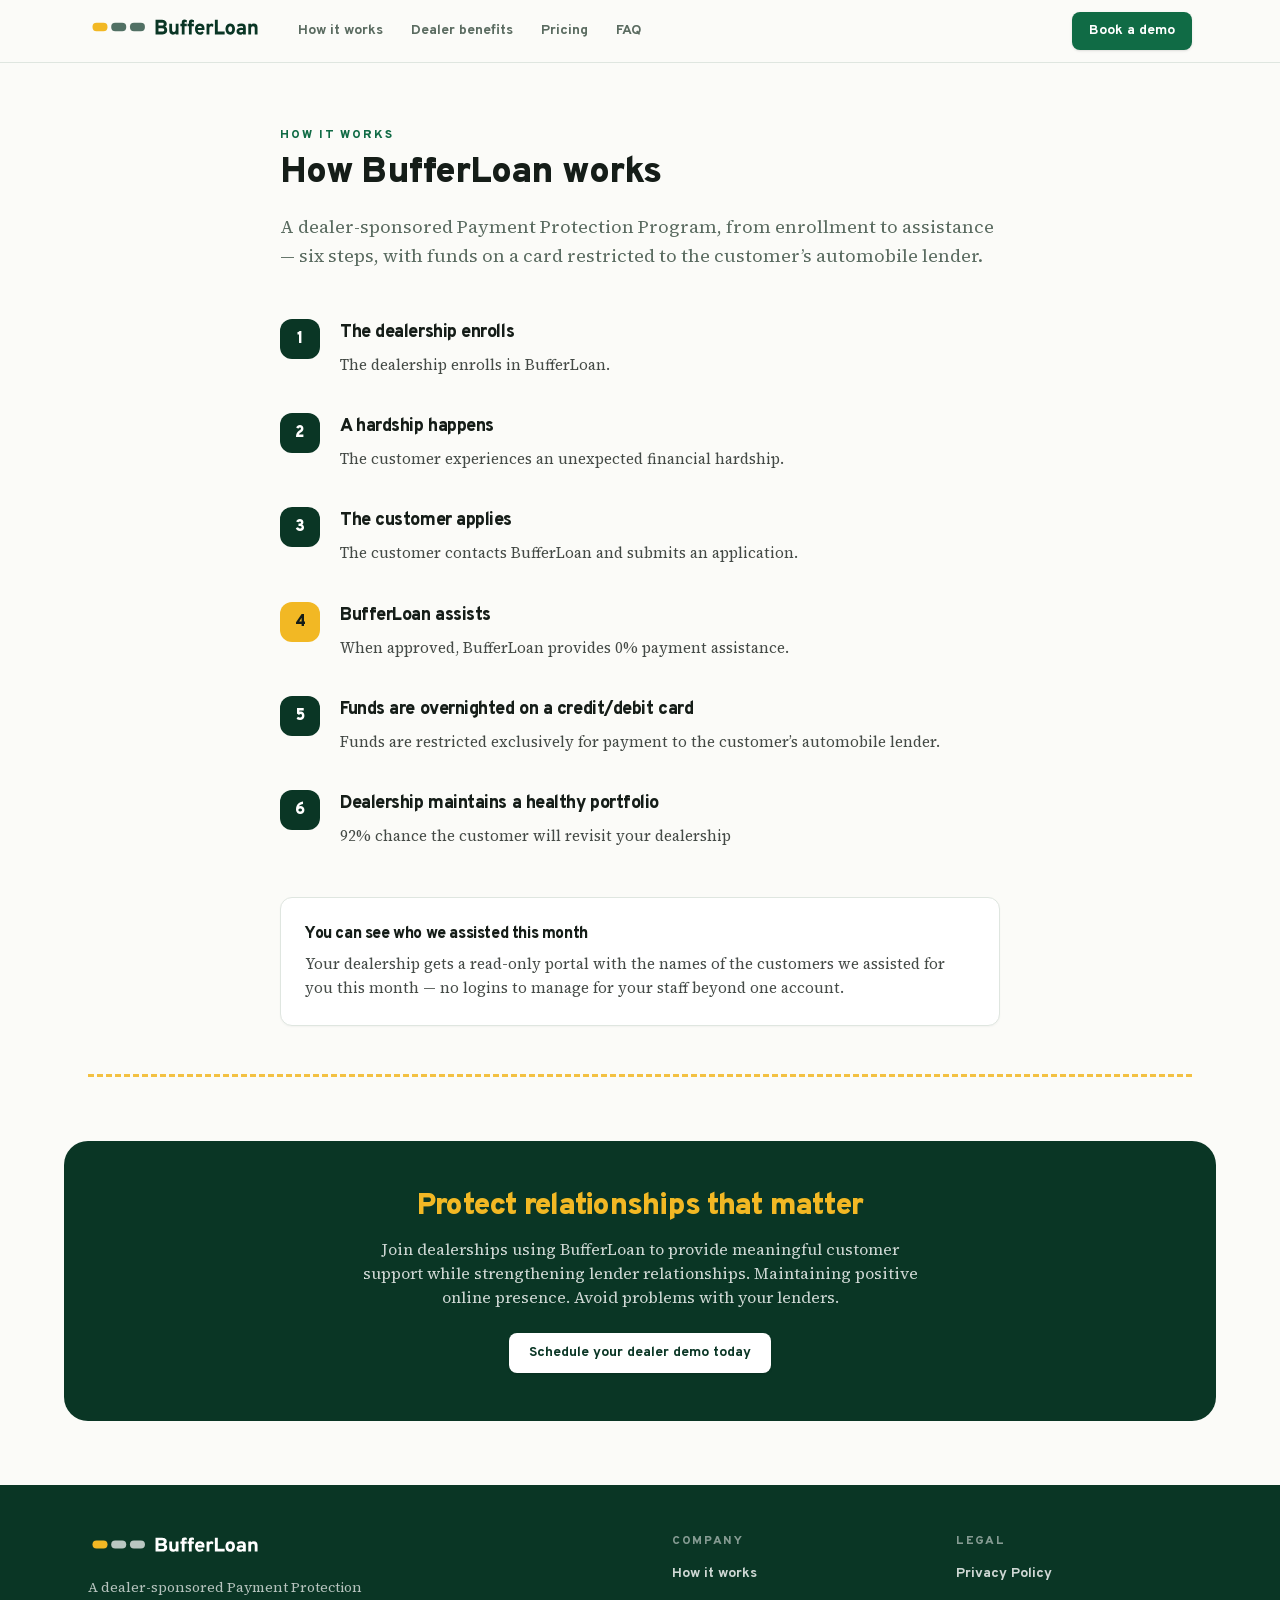
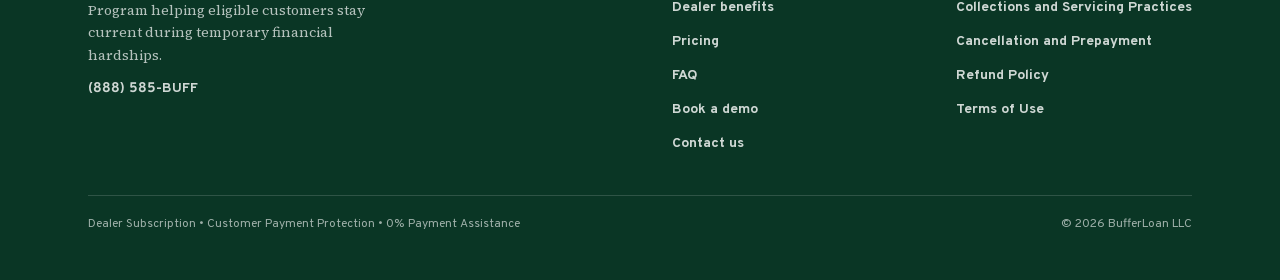
<file: how-it-works/index.html>
<!DOCTYPE html><html lang="en" class="overpass_edce86b0-module__2L9R2G__variable source_serif_4_cadf6f42-module__VW8WSq__variable h-full antialiased"><head><meta charSet="utf-8"/><meta name="viewport" content="width=device-width, initial-scale=1"/><link rel="preload" href="/_next/static/media/68d403cf9f2c68c5-s.p.012bmydply3go.woff2" as="font" crossorigin="" type="font/woff2"/><link rel="preload" href="/_next/static/media/8c686831cca8fbc0-s.p.07m19b7gifklb.woff2" as="font" crossorigin="" type="font/woff2"/><link rel="preload" href="/brand/the-line.svg" as="image"/><link rel="preload" href="/brand/the-line-reversed.svg" as="image"/><link rel="stylesheet" href="/_next/static/chunks/1oa0chi2kvhqr.css" data-precedence="next"/><link rel="preload" as="script" fetchPriority="low" href="/_next/static/chunks/2qhpizdmg6s8c.js"/><script src="/_next/static/chunks/15orcrkp-_9ct.js" async=""></script><script src="/_next/static/chunks/0y-qmi6py9vt0.js" async=""></script><script src="/_next/static/chunks/0iec5q4ack_04.js" async=""></script><script src="/_next/static/chunks/turbopack-066z5xopq8qxh.js" async=""></script><script src="/_next/static/chunks/05-c3ty_6dwfk.js" async=""></script><script src="/_next/static/chunks/14mrh2-p_w84d.js" async=""></script><script src="/_next/static/chunks/2jmejihot6bcg.js" async=""></script><script src="/_next/static/chunks/1rxncug86bump.js" async=""></script><meta name="next-size-adjust" content=""/><title>How it works · BufferLoan</title><meta name="description" content="How the BufferLoan Payment Protection Program works, step by step — from dealership enrollment to 0% payment assistance on a card restricted to the customer&#x27;s automobile lender."/><link rel="icon" href="/favicon.ico?favicon.3bajkpfsarh-3.ico" sizes="32x32" type="image/x-icon"/><link rel="icon" href="/icon.svg?icon.3_c44zs_0z3mo.svg" sizes="any" type="image/svg+xml"/><link rel="apple-touch-icon" href="/apple-icon.png?apple-icon.1vm1npealoe2u.png" sizes="180x180" type="image/png"/><script src="/_next/static/chunks/0cz1d0mv5g_q7.js" noModule=""></script></head><body class="min-h-full flex flex-col"><div hidden=""><!--$--><!--/$--></div><header class="sticky top-0 z-40 border-b border-edge bg-paper/90 backdrop-blur"><div class="mx-auto flex max-w-6xl items-center gap-2 px-4 py-3 sm:px-6"><a aria-label="BufferLoan home" class="shrink-0 rounded-sm" href="/"><span class="inline-flex items-center text-lg"><img src="/brand/the-line.svg" alt="BufferLoan" class="h-[1.3em] w-auto"/></span></a><nav aria-label="Main" class="ml-4 hidden items-center gap-1 md:flex"><a class="rounded-lg px-3 py-2 text-sm font-bold text-muted transition-colors hover:bg-reflect hover:text-sign" href="/how-it-works/">How it works</a><a class="rounded-lg px-3 py-2 text-sm font-bold text-muted transition-colors hover:bg-reflect hover:text-sign" href="/dealer-benefits/">Dealer benefits</a><a class="rounded-lg px-3 py-2 text-sm font-bold text-muted transition-colors hover:bg-reflect hover:text-sign" href="/pricing/">Pricing</a><a class="rounded-lg px-3 py-2 text-sm font-bold text-muted transition-colors hover:bg-reflect hover:text-sign" href="/faq/">FAQ</a></nav><div class="ml-auto flex items-center gap-2"><a class="inline-flex items-center justify-center gap-2 rounded-lg px-4 py-2 text-sm font-bold transition-colors disabled:opacity-50 disabled:pointer-events-none cursor-pointer bg-sign text-white hover:bg-sign-strong border border-transparent shadow-sm max-md:hidden" href="/demo/">Book a demo</a><details class="relative md:hidden"><summary class="inline-flex cursor-pointer list-none items-center justify-center rounded-lg border border-edge bg-white px-3 py-2 text-sm font-bold text-asphalt [&amp;::-webkit-details-marker]:hidden">Menu</summary><div class="absolute right-0 top-[calc(100%+0.5rem)] z-50 w-52 rounded-xl border border-edge bg-white p-2 shadow-lg"><a href="/how-it-works" class="block rounded-lg px-3 py-2 text-sm font-bold text-asphalt hover:bg-reflect">How it works</a><a href="/dealer-benefits" class="block rounded-lg px-3 py-2 text-sm font-bold text-asphalt hover:bg-reflect">Dealer benefits</a><a href="/pricing" class="block rounded-lg px-3 py-2 text-sm font-bold text-asphalt hover:bg-reflect">Pricing</a><a href="/faq" class="block rounded-lg px-3 py-2 text-sm font-bold text-asphalt hover:bg-reflect">FAQ</a><a href="/demo" class="mt-1 block rounded-lg bg-sign px-3 py-2.5 text-center text-sm font-bold text-white shadow-sm hover:bg-sign-strong">Book a demo</a></div></details></div></div></header><main class="flex-1"><div class="mx-auto w-full px-4 pt-12 sm:px-6 sm:pt-16 max-w-3xl"><p class="text-xs font-extrabold uppercase tracking-[0.16em] text-sign">How it works</p><h1 class="mt-2 text-3xl font-black leading-tight tracking-tight text-asphalt sm:text-4xl">How BufferLoan works</h1><p class="mt-4 font-serif text-lg leading-relaxed text-muted">A dealer-sponsored Payment Protection Program, from enrollment to assistance — six steps, with funds on a card restricted to the customer’s automobile lender.</p></div><section class="mx-auto w-full max-w-3xl px-4 py-10 sm:px-6 sm:py-12"><ol class="space-y-9"><li class="flex gap-4 sm:gap-5"><span aria-hidden="true" class="flex h-10 w-10 shrink-0 items-center justify-center rounded-xl text-base font-black bg-pine text-white">1</span><div><h2 class="text-lg font-extrabold tracking-tight text-asphalt">The dealership enrolls</h2><p class="mt-1.5 font-serif text-[15px] leading-relaxed text-asphalt/80">The dealership enrolls in BufferLoan.</p></div></li><li class="flex gap-4 sm:gap-5"><span aria-hidden="true" class="flex h-10 w-10 shrink-0 items-center justify-center rounded-xl text-base font-black bg-pine text-white">2</span><div><h2 class="text-lg font-extrabold tracking-tight text-asphalt">A hardship happens</h2><p class="mt-1.5 font-serif text-[15px] leading-relaxed text-asphalt/80">The customer experiences an unexpected financial hardship.</p></div></li><li class="flex gap-4 sm:gap-5"><span aria-hidden="true" class="flex h-10 w-10 shrink-0 items-center justify-center rounded-xl text-base font-black bg-pine text-white">3</span><div><h2 class="text-lg font-extrabold tracking-tight text-asphalt">The customer applies</h2><p class="mt-1.5 font-serif text-[15px] leading-relaxed text-asphalt/80">The customer contacts BufferLoan and submits an application.</p></div></li><li class="flex gap-4 sm:gap-5"><span aria-hidden="true" class="flex h-10 w-10 shrink-0 items-center justify-center rounded-xl text-base font-black bg-amber text-asphalt">4</span><div><h2 class="text-lg font-extrabold tracking-tight text-asphalt">BufferLoan assists</h2><p class="mt-1.5 font-serif text-[15px] leading-relaxed text-asphalt/80">When approved, BufferLoan provides 0% payment assistance.</p></div></li><li class="flex gap-4 sm:gap-5"><span aria-hidden="true" class="flex h-10 w-10 shrink-0 items-center justify-center rounded-xl text-base font-black bg-pine text-white">5</span><div><h2 class="text-lg font-extrabold tracking-tight text-asphalt">Funds are overnighted on a credit/debit card</h2><p class="mt-1.5 font-serif text-[15px] leading-relaxed text-asphalt/80">Funds are restricted exclusively for payment to the customer’s automobile lender.</p></div></li><li class="flex gap-4 sm:gap-5"><span aria-hidden="true" class="flex h-10 w-10 shrink-0 items-center justify-center rounded-xl text-base font-black bg-pine text-white">6</span><div><h2 class="text-lg font-extrabold tracking-tight text-asphalt">Dealership maintains a healthy portfolio</h2><p class="mt-1.5 font-serif text-[15px] leading-relaxed text-asphalt/80">92% chance the customer will revisit your dealership</p></div></li></ol><div class="rounded-xl border border-edge bg-white shadow-[0_1px_2px_rgba(21,29,24,0.04)] mt-12 p-6"><h2 class="text-base font-extrabold tracking-tight text-asphalt">You can see who we assisted this month</h2><p class="mt-1.5 font-serif text-[15px] leading-relaxed text-asphalt/80">Your dealership gets a read-only portal with the names of the customers we assisted for you this month — no logins to manage for your staff beyond one account.</p></div></section><div class="mx-auto w-full px-4 sm:px-6 max-w-6xl"><div aria-hidden="true" class="road-divider"></div></div><section class="px-4 py-14 sm:px-6 sm:py-16"><div class="mx-auto max-w-6xl rounded-3xl bg-pine px-6 py-10 text-center sm:px-12 sm:py-12"><h2 class="text-2xl font-black tracking-tight text-amber sm:text-3xl">Protect relationships that matter</h2><p class="mx-auto mt-3 max-w-xl font-serif text-white/80">Join dealerships using BufferLoan to provide meaningful customer support while strengthening lender relationships. Maintaining positive online presence. Avoid problems with your lenders.</p><div class="mt-6 flex flex-wrap items-center justify-center gap-x-4 gap-y-3"><a class="inline-flex items-center justify-center gap-2 rounded-lg px-5 py-2.5 text-sm font-bold transition-colors bg-white text-pine shadow-sm hover:bg-reflect" href="/demo/">Schedule your dealer demo today</a></div></div></section><!--$--><!--/$--></main><footer class="bg-pine"><div class="mx-auto max-w-6xl px-4 py-10 sm:px-6 sm:py-12"><div class="flex flex-wrap items-start justify-between gap-x-12 gap-y-8"><div><span class="inline-flex items-center text-lg"><img src="/brand/the-line-reversed.svg" alt="BufferLoan" class="h-[1.3em] w-auto"/></span><p class="mt-3 max-w-xs font-serif text-sm leading-relaxed text-white/70">A dealer-sponsored Payment Protection Program helping eligible customers stay current during temporary financial hardships.</p><a href="tel:+18885852833" class="mt-3 inline-block rounded-sm text-sm font-bold text-white/80 tabular-nums hover:text-white">(888) 585-BUFF</a></div><nav aria-label="Footer" class="grid gap-x-12 gap-y-8 sm:grid-cols-2"><div><h2 class="text-xs font-extrabold uppercase tracking-[0.14em] text-white/50">Company</h2><ul class="mt-3 space-y-2.5"><li><a class="rounded-sm text-sm font-bold text-white/80 hover:text-white" href="/how-it-works/">How it works</a></li><li><a class="rounded-sm text-sm font-bold text-white/80 hover:text-white" href="/dealer-benefits/">Dealer benefits</a></li><li><a class="rounded-sm text-sm font-bold text-white/80 hover:text-white" href="/pricing/">Pricing</a></li><li><a class="rounded-sm text-sm font-bold text-white/80 hover:text-white" href="/faq/">FAQ</a></li><li><a class="rounded-sm text-sm font-bold text-white/80 hover:text-white" href="/demo/">Book a demo</a></li><li><a class="rounded-sm text-sm font-bold text-white/80 hover:text-white" href="/contact/">Contact us</a></li></ul></div><div><h2 class="text-xs font-extrabold uppercase tracking-[0.14em] text-white/50">Legal</h2><ul class="mt-3 space-y-2.5"><li><a class="rounded-sm text-sm font-bold text-white/80 hover:text-white" href="/privacy/">Privacy Policy</a></li><li><a class="rounded-sm text-sm font-bold text-white/80 hover:text-white" href="/collections/">Collections and Servicing Practices</a></li><li><a class="rounded-sm text-sm font-bold text-white/80 hover:text-white" href="/cancellation/">Cancellation and Prepayment</a></li><li><a class="rounded-sm text-sm font-bold text-white/80 hover:text-white" href="/refunds/">Refund Policy</a></li><li><a class="rounded-sm text-sm font-bold text-white/80 hover:text-white" href="/terms/">Terms of Use</a></li></ul></div></nav></div><div class="mt-10 flex flex-wrap items-center justify-between gap-3 border-t border-white/15 pt-5 text-xs text-white/60"><p>Dealer Subscription • Customer Payment Protection • 0% Payment Assistance</p><p>© 2026 BufferLoan LLC</p></div></div></footer><script src="/_next/static/chunks/2qhpizdmg6s8c.js" id="_R_" async=""></script><script>(self.__next_f=self.__next_f||[]).push([0])</script><script>self.__next_f.push([1,"1:\"$Sreact.fragment\"\n2:I[39756,[\"/_next/static/chunks/05-c3ty_6dwfk.js\",\"/_next/static/chunks/14mrh2-p_w84d.js\"],\"default\"]\n3:I[58298,[\"/_next/static/chunks/05-c3ty_6dwfk.js\",\"/_next/static/chunks/14mrh2-p_w84d.js\",\"/_next/static/chunks/2jmejihot6bcg.js\"],\"default\"]\n4:I[37457,[\"/_next/static/chunks/05-c3ty_6dwfk.js\",\"/_next/static/chunks/14mrh2-p_w84d.js\"],\"default\"]\n5:I[22016,[\"/_next/static/chunks/05-c3ty_6dwfk.js\",\"/_next/static/chunks/14mrh2-p_w84d.js\",\"/_next/static/chunks/1rxncug86bump.js\"],\"\"]\nd:I[68027,[\"/_next/static/chunks/05-c3ty_6dwfk.js\",\"/_next/static/chunks/14mrh2-p_w84d.js\"],\"default\",1]\n:HL[\"/_next/static/chunks/1oa0chi2kvhqr.css\",\"style\"]\n:HL[\"/_next/static/media/68d403cf9f2c68c5-s.p.012bmydply3go.woff2\",\"font\",{\"crossOrigin\":\"\",\"type\":\"font/woff2\"}]\n:HL[\"/_next/static/media/8c686831cca8fbc0-s.p.07m19b7gifklb.woff2\",\"font\",{\"crossOrigin\":\"\",\"type\":\"font/woff2\"}]\n:HL[\"/brand/the-line.svg\",\"image\"]\n"])</script><script>self.__next_f.push([1,"0:{\"P\":null,\"c\":[\"\",\"how-it-works\",\"\"],\"q\":\"\",\"i\":false,\"f\":[[[\"\",{\"children\":[\"(marketing)\",{\"children\":[\"how-it-works\",{\"children\":[\"__PAGE__\",{}]}]}]},\"$undefined\",\"$undefined\",16],[[\"$\",\"$1\",\"c\",{\"children\":[[[\"$\",\"link\",\"0\",{\"rel\":\"stylesheet\",\"href\":\"/_next/static/chunks/1oa0chi2kvhqr.css\",\"precedence\":\"next\",\"crossOrigin\":\"$undefined\",\"nonce\":\"$undefined\"}],[\"$\",\"script\",\"script-0\",{\"src\":\"/_next/static/chunks/05-c3ty_6dwfk.js\",\"async\":true,\"nonce\":\"$undefined\"}],[\"$\",\"script\",\"script-1\",{\"src\":\"/_next/static/chunks/14mrh2-p_w84d.js\",\"async\":true,\"nonce\":\"$undefined\"}]],[\"$\",\"html\",null,{\"lang\":\"en\",\"className\":\"overpass_edce86b0-module__2L9R2G__variable source_serif_4_cadf6f42-module__VW8WSq__variable h-full antialiased\",\"children\":[\"$\",\"body\",null,{\"className\":\"min-h-full flex flex-col\",\"children\":[\"$\",\"$L2\",null,{\"parallelRouterKey\":\"children\",\"error\":\"$3\",\"errorStyles\":[],\"errorScripts\":[[\"$\",\"script\",\"script-0\",{\"src\":\"/_next/static/chunks/2jmejihot6bcg.js\",\"async\":true}]],\"template\":[\"$\",\"$L4\",null,{}],\"templateStyles\":\"$undefined\",\"templateScripts\":\"$undefined\",\"notFound\":[[[\"$\",\"title\",null,{\"children\":\"404: This page could not be found.\"}],[\"$\",\"div\",null,{\"style\":{\"fontFamily\":\"system-ui,\\\"Segoe UI\\\",Roboto,Helvetica,Arial,sans-serif,\\\"Apple Color Emoji\\\",\\\"Segoe UI Emoji\\\"\",\"height\":\"100vh\",\"textAlign\":\"center\",\"display\":\"flex\",\"flexDirection\":\"column\",\"alignItems\":\"center\",\"justifyContent\":\"center\"},\"children\":[\"$\",\"div\",null,{\"children\":[[\"$\",\"style\",null,{\"dangerouslySetInnerHTML\":{\"__html\":\"body{color:#000;background:#fff;margin:0}.next-error-h1{border-right:1px solid rgba(0,0,0,.3)}@media (prefers-color-scheme:dark){body{color:#fff;background:#000}.next-error-h1{border-right:1px solid rgba(255,255,255,.3)}}\"}}],[\"$\",\"h1\",null,{\"className\":\"next-error-h1\",\"style\":{\"display\":\"inline-block\",\"margin\":\"0 20px 0 0\",\"padding\":\"0 23px 0 0\",\"fontSize\":24,\"fontWeight\":500,\"verticalAlign\":\"top\",\"lineHeight\":\"49px\"},\"children\":404}],[\"$\",\"div\",null,{\"style\":{\"display\":\"inline-block\"},\"children\":[\"$\",\"h2\",null,{\"style\":{\"fontSize\":14,\"fontWeight\":400,\"lineHeight\":\"49px\",\"margin\":0},\"children\":\"This page could not be found.\"}]}]]}]}]],[]],\"forbidden\":\"$undefined\",\"unauthorized\":\"$undefined\"}]}]}]]}],{\"children\":[[\"$\",\"$1\",\"c\",{\"children\":[[[\"$\",\"script\",\"script-0\",{\"src\":\"/_next/static/chunks/1rxncug86bump.js\",\"async\":true,\"nonce\":\"$undefined\"}]],[[\"$\",\"header\",null,{\"className\":\"sticky top-0 z-40 border-b border-edge bg-paper/90 backdrop-blur\",\"children\":[\"$\",\"div\",null,{\"className\":\"mx-auto flex max-w-6xl items-center gap-2 px-4 py-3 sm:px-6\",\"children\":[[\"$\",\"$L5\",null,{\"href\":\"/\",\"aria-label\":\"BufferLoan home\",\"className\":\"shrink-0 rounded-sm\",\"children\":[\"$\",\"span\",null,{\"className\":\"inline-flex items-center text-lg\",\"children\":[\"$\",\"img\",null,{\"src\":\"/brand/the-line.svg\",\"alt\":\"BufferLoan\",\"className\":\"h-[1.3em] w-auto\"}]}]}],[\"$\",\"nav\",null,{\"aria-label\":\"Main\",\"className\":\"ml-4 hidden items-center gap-1 md:flex\",\"children\":[[\"$\",\"$L5\",\"/how-it-works\",{\"href\":\"/how-it-works\",\"className\":\"rounded-lg px-3 py-2 text-sm font-bold text-muted transition-colors hover:bg-reflect hover:text-sign\",\"children\":\"How it works\"}],[\"$\",\"$L5\",\"/dealer-benefits\",{\"href\":\"/dealer-benefits\",\"className\":\"rounded-lg px-3 py-2 text-sm font-bold text-muted transition-colors hover:bg-reflect hover:text-sign\",\"children\":\"Dealer benefits\"}],[\"$\",\"$L5\",\"/pricing\",{\"href\":\"/pricing\",\"className\":\"rounded-lg px-3 py-2 text-sm font-bold text-muted transition-colors hover:bg-reflect hover:text-sign\",\"children\":\"Pricing\"}],[\"$\",\"$L5\",\"/faq\",{\"href\":\"/faq\",\"className\":\"rounded-lg px-3 py-2 text-sm font-bold text-muted transition-colors hover:bg-reflect hover:text-sign\",\"children\":\"FAQ\"}]]}],[\"$\",\"div\",null,{\"className\":\"ml-auto flex items-center gap-2\",\"children\":[[\"$\",\"$L5\",null,{\"className\":\"inline-flex items-center justify-center gap-2 rounded-lg px-4 py-2 text-sm font-bold transition-colors disabled:opacity-50 disabled:pointer-events-none cursor-pointer bg-sign text-white hover:bg-sign-strong border border-transparent shadow-sm max-md:hidden\",\"href\":\"/demo\",\"children\":\"Book a demo\"}],[\"$\",\"details\",null,{\"className\":\"relative md:hidden\",\"children\":[[\"$\",\"summary\",null,{\"className\":\"inline-flex cursor-pointer list-none items-center justify-center rounded-lg border border-edge bg-white px-3 py-2 text-sm font-bold text-asphalt [\u0026::-webkit-details-marker]:hidden\",\"children\":\"Menu\"}],\"$L6\"]}]]}]]}]}],\"$L7\",\"$L8\"]]}],{\"children\":[\"$L9\",{\"children\":[\"$La\",{},null,false,null]},null,false,\"$@b\"]},null,false,null]},null,false,null],\"$Lc\",false]],\"m\":\"$undefined\",\"G\":[\"$d\",[\"$Le\"]],\"S\":true,\"h\":null,\"s\":\"$undefined\",\"l\":\"$undefined\",\"p\":\"$undefined\",\"d\":\"$undefined\",\"b\":\"nx3ngakBVeotIeBXF0WIN\"}\n"])</script><script>self.__next_f.push([1,"14:I[97367,[\"/_next/static/chunks/05-c3ty_6dwfk.js\",\"/_next/static/chunks/14mrh2-p_w84d.js\"],\"ViewportBoundary\"]\n16:I[97367,[\"/_next/static/chunks/05-c3ty_6dwfk.js\",\"/_next/static/chunks/14mrh2-p_w84d.js\"],\"MetadataBoundary\"]\n17:\"$Sreact.suspense\"\n:HL[\"/brand/the-line-reversed.svg\",\"image\"]\n6:[\"$\",\"div\",null,{\"className\":\"absolute right-0 top-[calc(100%+0.5rem)] z-50 w-52 rounded-xl border border-edge bg-white p-2 shadow-lg\",\"children\":[[[\"$\",\"a\",\"/how-it-works\",{\"href\":\"/how-it-works\",\"className\":\"block rounded-lg px-3 py-2 text-sm font-bold text-asphalt hover:bg-reflect\",\"children\":\"How it works\"}],[\"$\",\"a\",\"/dealer-benefits\",{\"href\":\"/dealer-benefits\",\"className\":\"block rounded-lg px-3 py-2 text-sm font-bold text-asphalt hover:bg-reflect\",\"children\":\"Dealer benefits\"}],[\"$\",\"a\",\"/pricing\",{\"href\":\"/pricing\",\"className\":\"block rounded-lg px-3 py-2 text-sm font-bold text-asphalt hover:bg-reflect\",\"children\":\"Pricing\"}],[\"$\",\"a\",\"/faq\",{\"href\":\"/faq\",\"className\":\"block rounded-lg px-3 py-2 text-sm font-bold text-asphalt hover:bg-reflect\",\"children\":\"FAQ\"}]],[\"$\",\"a\",null,{\"href\":\"/demo\",\"className\":\"mt-1 block rounded-lg bg-sign px-3 py-2.5 text-center text-sm font-bold text-white shadow-sm hover:bg-sign-strong\",\"children\":\"Book a demo\"}]]}]\n"])</script><script>self.__next_f.push([1,"7:[\"$\",\"main\",null,{\"className\":\"flex-1\",\"children\":[\"$\",\"$L2\",null,{\"parallelRouterKey\":\"children\",\"error\":\"$undefined\",\"errorStyles\":\"$undefined\",\"errorScripts\":\"$undefined\",\"template\":[\"$\",\"$L4\",null,{}],\"templateStyles\":\"$undefined\",\"templateScripts\":\"$undefined\",\"notFound\":[[[\"$\",\"title\",null,{\"children\":\"404: This page could not be found.\"}],[\"$\",\"div\",null,{\"style\":\"$0:f:0:1:0:props:children:1:props:children:props:children:props:notFound:0:1:props:style\",\"children\":[\"$\",\"div\",null,{\"children\":[[\"$\",\"style\",null,{\"dangerouslySetInnerHTML\":{\"__html\":\"body{color:#000;background:#fff;margin:0}.next-error-h1{border-right:1px solid rgba(0,0,0,.3)}@media (prefers-color-scheme:dark){body{color:#fff;background:#000}.next-error-h1{border-right:1px solid rgba(255,255,255,.3)}}\"}}],[\"$\",\"h1\",null,{\"className\":\"next-error-h1\",\"style\":\"$0:f:0:1:0:props:children:1:props:children:props:children:props:notFound:0:1:props:children:props:children:1:props:style\",\"children\":404}],[\"$\",\"div\",null,{\"style\":\"$0:f:0:1:0:props:children:1:props:children:props:children:props:notFound:0:1:props:children:props:children:2:props:style\",\"children\":[\"$\",\"h2\",null,{\"style\":\"$0:f:0:1:0:props:children:1:props:children:props:children:props:notFound:0:1:props:children:props:children:2:props:children:props:style\",\"children\":\"This page could not be found.\"}]}]]}]}]],[]],\"forbidden\":\"$undefined\",\"unauthorized\":\"$undefined\"}]}]\n"])</script><script>self.__next_f.push([1,"8:[\"$\",\"footer\",null,{\"className\":\"bg-pine\",\"children\":[\"$\",\"div\",null,{\"className\":\"mx-auto max-w-6xl px-4 py-10 sm:px-6 sm:py-12\",\"children\":[[\"$\",\"div\",null,{\"className\":\"flex flex-wrap items-start justify-between gap-x-12 gap-y-8\",\"children\":[[\"$\",\"div\",null,{\"children\":[[\"$\",\"span\",null,{\"className\":\"inline-flex items-center text-lg\",\"children\":[\"$\",\"img\",null,{\"src\":\"/brand/the-line-reversed.svg\",\"alt\":\"BufferLoan\",\"className\":\"h-[1.3em] w-auto\"}]}],[\"$\",\"p\",null,{\"className\":\"mt-3 max-w-xs font-serif text-sm leading-relaxed text-white/70\",\"children\":\"A dealer-sponsored Payment Protection Program helping eligible customers stay current during temporary financial hardships.\"}],[\"$\",\"a\",null,{\"href\":\"tel:+18885852833\",\"className\":\"mt-3 inline-block rounded-sm text-sm font-bold text-white/80 tabular-nums hover:text-white\",\"children\":\"(888) 585-BUFF\"}]]}],[\"$\",\"nav\",null,{\"aria-label\":\"Footer\",\"className\":\"grid gap-x-12 gap-y-8 sm:grid-cols-2\",\"children\":[[\"$\",\"div\",\"Company\",{\"children\":[[\"$\",\"h2\",null,{\"className\":\"text-xs font-extrabold uppercase tracking-[0.14em] text-white/50\",\"children\":\"Company\"}],[\"$\",\"ul\",null,{\"className\":\"mt-3 space-y-2.5\",\"children\":[[\"$\",\"li\",\"/how-it-works\",{\"children\":[\"$\",\"$L5\",null,{\"href\":\"/how-it-works\",\"className\":\"rounded-sm text-sm font-bold text-white/80 hover:text-white\",\"children\":\"How it works\"}]}],[\"$\",\"li\",\"/dealer-benefits\",{\"children\":[\"$\",\"$L5\",null,{\"href\":\"/dealer-benefits\",\"className\":\"rounded-sm text-sm font-bold text-white/80 hover:text-white\",\"children\":\"Dealer benefits\"}]}],[\"$\",\"li\",\"/pricing\",{\"children\":[\"$\",\"$L5\",null,{\"href\":\"/pricing\",\"className\":\"rounded-sm text-sm font-bold text-white/80 hover:text-white\",\"children\":\"Pricing\"}]}],[\"$\",\"li\",\"/faq\",{\"children\":[\"$\",\"$L5\",null,{\"href\":\"/faq\",\"className\":\"rounded-sm text-sm font-bold text-white/80 hover:text-white\",\"children\":\"FAQ\"}]}],[\"$\",\"li\",\"/demo\",{\"children\":[\"$\",\"$L5\",null,{\"href\":\"/demo\",\"className\":\"rounded-sm text-sm font-bold text-white/80 hover:text-white\",\"children\":\"Book a demo\"}]}],[\"$\",\"li\",\"/contact\",{\"children\":[\"$\",\"$L5\",null,{\"href\":\"/contact\",\"className\":\"rounded-sm text-sm font-bold text-white/80 hover:text-white\",\"children\":\"Contact us\"}]}]]}]]}],[\"$\",\"div\",\"Legal\",{\"children\":[[\"$\",\"h2\",null,{\"className\":\"text-xs font-extrabold uppercase tracking-[0.14em] text-white/50\",\"children\":\"Legal\"}],[\"$\",\"ul\",null,{\"className\":\"mt-3 space-y-2.5\",\"children\":[[\"$\",\"li\",\"/privacy\",{\"children\":[\"$\",\"$L5\",null,{\"href\":\"/privacy\",\"className\":\"rounded-sm text-sm font-bold text-white/80 hover:text-white\",\"children\":\"Privacy Policy\"}]}],[\"$\",\"li\",\"/collections\",{\"children\":[\"$\",\"$L5\",null,{\"href\":\"/collections\",\"className\":\"rounded-sm text-sm font-bold text-white/80 hover:text-white\",\"children\":\"Collections and Servicing Practices\"}]}],[\"$\",\"li\",\"/cancellation\",{\"children\":[\"$\",\"$L5\",null,{\"href\":\"/cancellation\",\"className\":\"rounded-sm text-sm font-bold text-white/80 hover:text-white\",\"children\":\"Cancellation and Prepayment\"}]}],[\"$\",\"li\",\"/refunds\",{\"children\":[\"$\",\"$L5\",null,{\"href\":\"/refunds\",\"className\":\"rounded-sm text-sm font-bold text-white/80 hover:text-white\",\"children\":\"Refund Policy\"}]}],[\"$\",\"li\",\"/terms\",{\"children\":[\"$\",\"$L5\",null,{\"href\":\"/terms\",\"className\":\"rounded-sm text-sm font-bold text-white/80 hover:text-white\",\"children\":\"Terms of Use\"}]}]]}]]}]]}]]}],[\"$\",\"div\",null,{\"className\":\"mt-10 flex flex-wrap items-center justify-between gap-3 border-t border-white/15 pt-5 text-xs text-white/60\",\"children\":[[\"$\",\"p\",null,{\"children\":\"Dealer Subscription • Customer Payment Protection • 0% Payment Assistance\"}],[\"$\",\"p\",null,{\"children\":\"© 2026 BufferLoan LLC\"}]]}]]}]}]\n"])</script><script>self.__next_f.push([1,"9:[\"$\",\"$1\",\"c\",{\"children\":[null,[\"$\",\"$L2\",null,{\"parallelRouterKey\":\"children\",\"error\":\"$undefined\",\"errorStyles\":\"$undefined\",\"errorScripts\":\"$undefined\",\"template\":[\"$\",\"$L4\",null,{}],\"templateStyles\":\"$undefined\",\"templateScripts\":\"$undefined\",\"notFound\":\"$undefined\",\"forbidden\":\"$undefined\",\"unauthorized\":\"$undefined\"}]]}]\n"])</script><script>self.__next_f.push([1,"a:[\"$\",\"$1\",\"c\",{\"children\":[[[\"$\",\"div\",null,{\"className\":\"mx-auto w-full px-4 pt-12 sm:px-6 sm:pt-16 max-w-3xl\",\"children\":[[\"$\",\"p\",null,{\"className\":\"text-xs font-extrabold uppercase tracking-[0.16em] text-sign\",\"children\":\"How it works\"}],[\"$\",\"h1\",null,{\"className\":\"mt-2 text-3xl font-black leading-tight tracking-tight text-asphalt sm:text-4xl\",\"children\":\"How BufferLoan works\"}],[\"$\",\"p\",null,{\"className\":\"mt-4 font-serif text-lg leading-relaxed text-muted\",\"children\":\"A dealer-sponsored Payment Protection Program, from enrollment to assistance — six steps, with funds on a card restricted to the customer’s automobile lender.\"}]]}],[\"$\",\"section\",null,{\"className\":\"mx-auto w-full max-w-3xl px-4 py-10 sm:px-6 sm:py-12\",\"children\":[[\"$\",\"ol\",null,{\"className\":\"space-y-9\",\"children\":[[\"$\",\"li\",null,{\"className\":\"flex gap-4 sm:gap-5\",\"children\":[[\"$\",\"span\",null,{\"aria-hidden\":true,\"className\":\"flex h-10 w-10 shrink-0 items-center justify-center rounded-xl text-base font-black bg-pine text-white\",\"children\":1}],[\"$\",\"div\",null,{\"children\":[[\"$\",\"h2\",null,{\"className\":\"text-lg font-extrabold tracking-tight text-asphalt\",\"children\":\"The dealership enrolls\"}],[\"$\",\"p\",null,{\"className\":\"mt-1.5 font-serif text-[15px] leading-relaxed text-asphalt/80\",\"children\":\"The dealership enrolls in BufferLoan.\"}]]}]]}],[\"$\",\"li\",null,{\"className\":\"flex gap-4 sm:gap-5\",\"children\":[[\"$\",\"span\",null,{\"aria-hidden\":true,\"className\":\"flex h-10 w-10 shrink-0 items-center justify-center rounded-xl text-base font-black bg-pine text-white\",\"children\":2}],[\"$\",\"div\",null,{\"children\":[[\"$\",\"h2\",null,{\"className\":\"text-lg font-extrabold tracking-tight text-asphalt\",\"children\":\"A hardship happens\"}],[\"$\",\"p\",null,{\"className\":\"mt-1.5 font-serif text-[15px] leading-relaxed text-asphalt/80\",\"children\":\"The customer experiences an unexpected financial hardship.\"}]]}]]}],[\"$\",\"li\",null,{\"className\":\"flex gap-4 sm:gap-5\",\"children\":[[\"$\",\"span\",null,{\"aria-hidden\":true,\"className\":\"flex h-10 w-10 shrink-0 items-center justify-center rounded-xl text-base font-black bg-pine text-white\",\"children\":3}],[\"$\",\"div\",null,{\"children\":[[\"$\",\"h2\",null,{\"className\":\"text-lg font-extrabold tracking-tight text-asphalt\",\"children\":\"The customer applies\"}],[\"$\",\"p\",null,{\"className\":\"mt-1.5 font-serif text-[15px] leading-relaxed text-asphalt/80\",\"children\":\"The customer contacts BufferLoan and submits an application.\"}]]}]]}],[\"$\",\"li\",null,{\"className\":\"flex gap-4 sm:gap-5\",\"children\":[[\"$\",\"span\",null,{\"aria-hidden\":true,\"className\":\"flex h-10 w-10 shrink-0 items-center justify-center rounded-xl text-base font-black bg-amber text-asphalt\",\"children\":4}],[\"$\",\"div\",null,{\"children\":[[\"$\",\"h2\",null,{\"className\":\"text-lg font-extrabold tracking-tight text-asphalt\",\"children\":\"BufferLoan assists\"}],[\"$\",\"p\",null,{\"className\":\"mt-1.5 font-serif text-[15px] leading-relaxed text-asphalt/80\",\"children\":\"When approved, BufferLoan provides 0% payment assistance.\"}]]}]]}],[\"$\",\"li\",null,{\"className\":\"flex gap-4 sm:gap-5\",\"children\":[[\"$\",\"span\",null,{\"aria-hidden\":true,\"className\":\"flex h-10 w-10 shrink-0 items-center justify-center rounded-xl text-base font-black bg-pine text-white\",\"children\":5}],[\"$\",\"div\",null,{\"children\":[[\"$\",\"h2\",null,{\"className\":\"text-lg font-extrabold tracking-tight text-asphalt\",\"children\":\"Funds are overnighted on a credit/debit card\"}],[\"$\",\"p\",null,{\"className\":\"mt-1.5 font-serif text-[15px] leading-relaxed text-asphalt/80\",\"children\":\"Funds are restricted exclusively for payment to the customer’s automobile lender.\"}]]}]]}],[\"$\",\"li\",null,{\"className\":\"flex gap-4 sm:gap-5\",\"children\":[[\"$\",\"span\",null,{\"aria-hidden\":true,\"className\":\"flex h-10 w-10 shrink-0 items-center justify-center rounded-xl text-base font-black bg-pine text-white\",\"children\":6}],[\"$\",\"div\",null,{\"children\":[[\"$\",\"h2\",null,{\"className\":\"text-lg font-extrabold tracking-tight text-asphalt\",\"children\":\"Dealership maintains a healthy portfolio\"}],[\"$\",\"p\",null,{\"className\":\"mt-1.5 font-serif text-[15px] leading-relaxed text-asphalt/80\",\"children\":\"92% chance the customer will revisit your dealership\"}]]}]]}]]}],\"$Lf\"]}],\"$L10\",\"$L11\"],null,\"$L12\"]}]\n"])</script><script>self.__next_f.push([1,"13:[]\nb:\"$W13\"\nc:[\"$\",\"$1\",\"h\",{\"children\":[null,[\"$\",\"$L14\",null,{\"children\":\"$L15\"}],[\"$\",\"div\",null,{\"hidden\":true,\"children\":[\"$\",\"$L16\",null,{\"children\":[\"$\",\"$17\",null,{\"name\":\"Next.Metadata\",\"children\":\"$L18\"}]}]}],[\"$\",\"meta\",null,{\"name\":\"next-size-adjust\",\"content\":\"\"}]]}]\ne:[\"$\",\"link\",\"0\",{\"rel\":\"stylesheet\",\"href\":\"/_next/static/chunks/1oa0chi2kvhqr.css\",\"precedence\":\"next\",\"crossOrigin\":\"$undefined\",\"nonce\":\"$undefined\"}]\n"])</script><script>self.__next_f.push([1,"19:I[97367,[\"/_next/static/chunks/05-c3ty_6dwfk.js\",\"/_next/static/chunks/14mrh2-p_w84d.js\"],\"OutletBoundary\"]\nf:[\"$\",\"div\",null,{\"className\":\"rounded-xl border border-edge bg-white shadow-[0_1px_2px_rgba(21,29,24,0.04)] mt-12 p-6\",\"children\":[[\"$\",\"h2\",null,{\"className\":\"text-base font-extrabold tracking-tight text-asphalt\",\"children\":\"You can see who we assisted this month\"}],[\"$\",\"p\",null,{\"className\":\"mt-1.5 font-serif text-[15px] leading-relaxed text-asphalt/80\",\"children\":\"Your dealership gets a read-only portal with the names of the customers we assisted for you this month — no logins to manage for your staff beyond one account.\"}]]}]\n10:[\"$\",\"div\",null,{\"className\":\"mx-auto w-full px-4 sm:px-6 max-w-6xl\",\"children\":[\"$\",\"div\",null,{\"aria-hidden\":true,\"className\":\"road-divider\"}]}]\n11:[\"$\",\"section\",null,{\"className\":\"px-4 py-14 sm:px-6 sm:py-16\",\"children\":[\"$\",\"div\",null,{\"className\":\"mx-auto max-w-6xl rounded-3xl bg-pine px-6 py-10 text-center sm:px-12 sm:py-12\",\"children\":[[\"$\",\"h2\",null,{\"className\":\"text-2xl font-black tracking-tight text-amber sm:text-3xl\",\"children\":\"Protect relationships that matter\"}],[\"$\",\"p\",null,{\"className\":\"mx-auto mt-3 max-w-xl font-serif text-white/80\",\"children\":\"Join dealerships using BufferLoan to provide meaningful customer support while strengthening lender relationships. Maintaining positive online presence. Avoid problems with your lenders.\"}],[\"$\",\"div\",null,{\"className\":\"mt-6 flex flex-wrap items-center justify-center gap-x-4 gap-y-3\",\"children\":[\"$\",\"$L5\",null,{\"className\":\"inline-flex items-center justify-center gap-2 rounded-lg px-5 py-2.5 text-sm font-bold transition-colors bg-white text-pine shadow-sm hover:bg-reflect\",\"href\":\"/demo\",\"children\":\"Schedule your dealer demo today\"}]}]]}]}]\n12:[\"$\",\"$L19\",null,{\"children\":[\"$\",\"$17\",null,{\"name\":\"Next.MetadataOutlet\",\"children\":\"$@1a\"}]}]\n"])</script><script>self.__next_f.push([1,"15:[[\"$\",\"meta\",\"0\",{\"charSet\":\"utf-8\"}],[\"$\",\"meta\",\"1\",{\"name\":\"viewport\",\"content\":\"width=device-width, initial-scale=1\"}]]\n"])</script><script>self.__next_f.push([1,"1b:I[27201,[\"/_next/static/chunks/05-c3ty_6dwfk.js\",\"/_next/static/chunks/14mrh2-p_w84d.js\"],\"IconMark\"]\n18:[[\"$\",\"title\",\"0\",{\"children\":\"How it works · BufferLoan\"}],[\"$\",\"meta\",\"1\",{\"name\":\"description\",\"content\":\"How the BufferLoan Payment Protection Program works, step by step — from dealership enrollment to 0% payment assistance on a card restricted to the customer's automobile lender.\"}],[\"$\",\"link\",\"2\",{\"rel\":\"icon\",\"href\":\"/favicon.ico?favicon.3bajkpfsarh-3.ico\",\"sizes\":\"32x32\",\"type\":\"image/x-icon\"}],[\"$\",\"link\",\"3\",{\"rel\":\"icon\",\"href\":\"/icon.svg?icon.3_c44zs_0z3mo.svg\",\"sizes\":\"any\",\"type\":\"image/svg+xml\"}],[\"$\",\"link\",\"4\",{\"rel\":\"apple-touch-icon\",\"href\":\"/apple-icon.png?apple-icon.1vm1npealoe2u.png\",\"sizes\":\"180x180\",\"type\":\"image/png\"}],[\"$\",\"$L1b\",\"5\",{}]]\n1a:null\n"])</script></body></html>
</file>
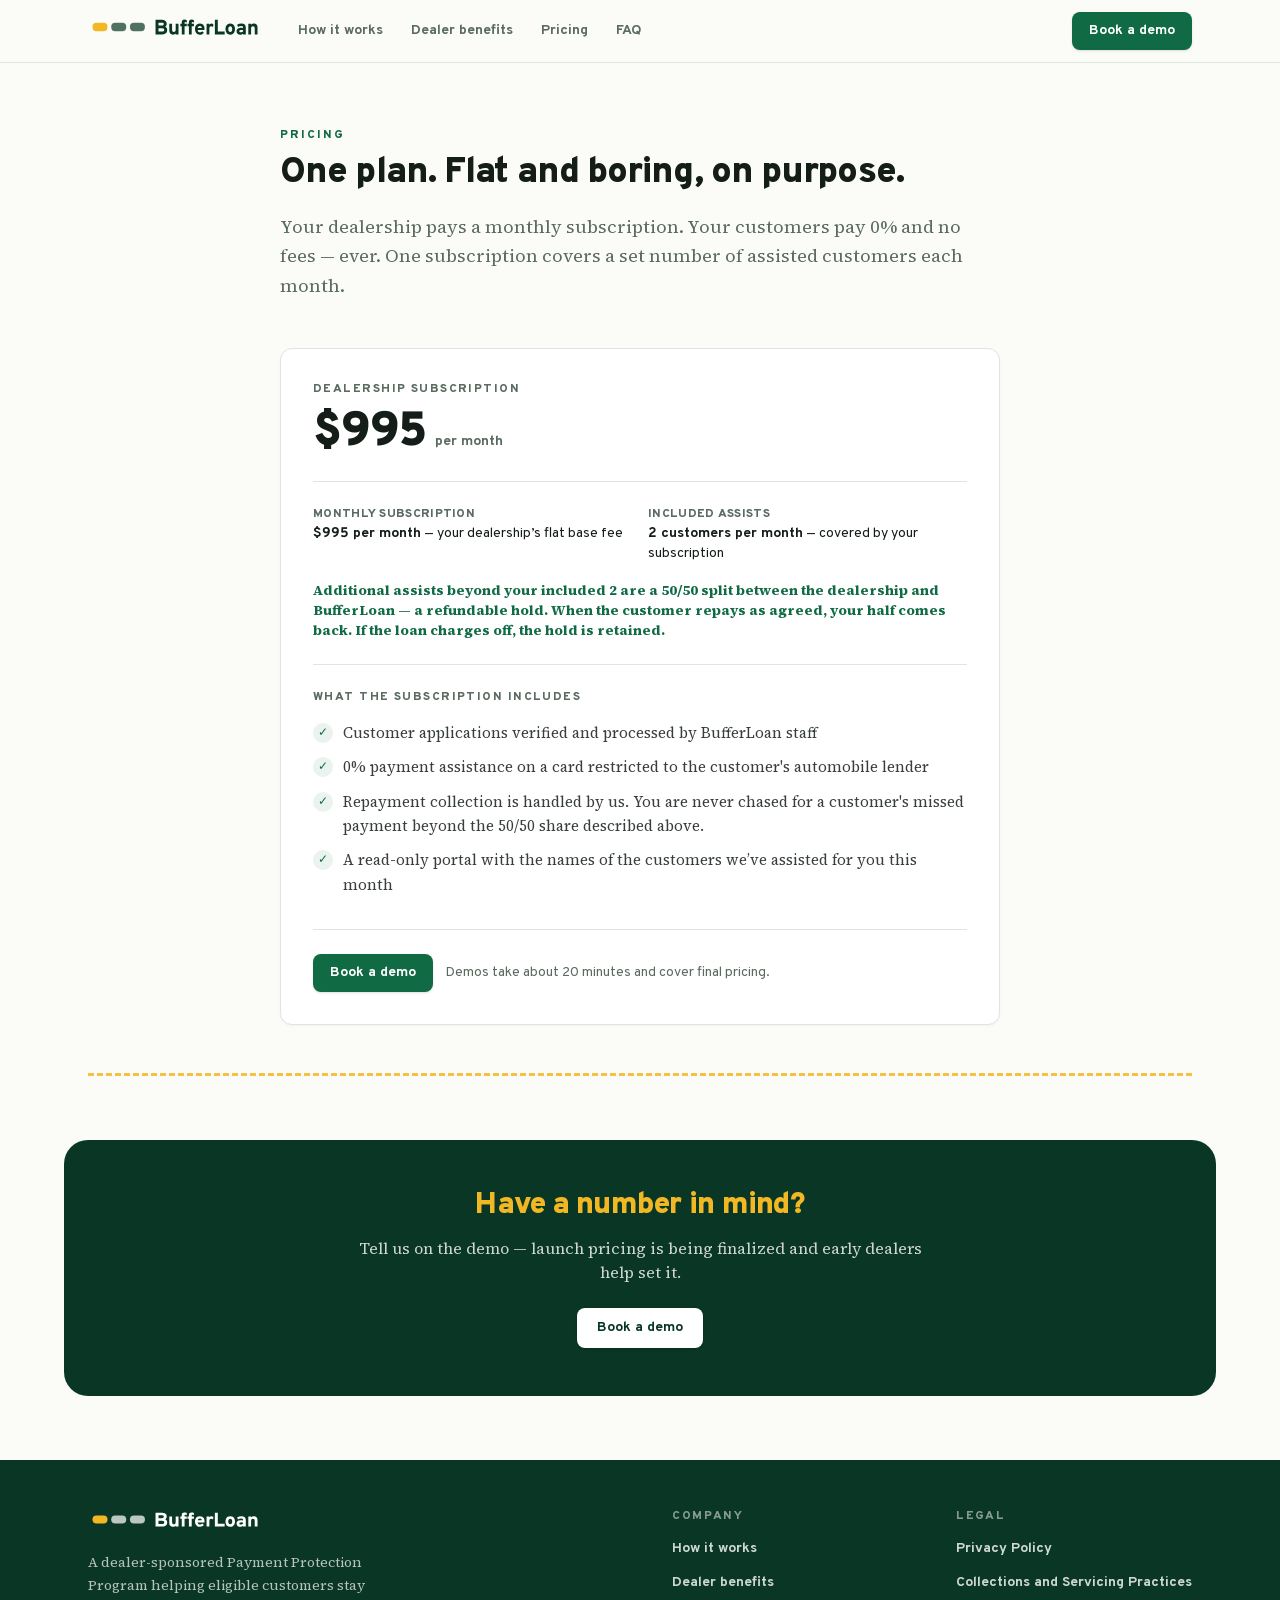
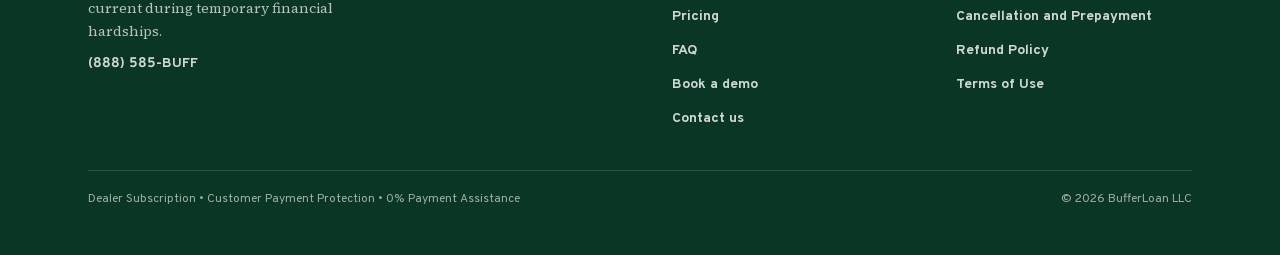
<file: pricing/index.html>
<!DOCTYPE html><html lang="en" class="overpass_edce86b0-module__2L9R2G__variable source_serif_4_cadf6f42-module__VW8WSq__variable h-full antialiased"><head><meta charSet="utf-8"/><meta name="viewport" content="width=device-width, initial-scale=1"/><link rel="preload" href="/_next/static/media/68d403cf9f2c68c5-s.p.012bmydply3go.woff2" as="font" crossorigin="" type="font/woff2"/><link rel="preload" href="/_next/static/media/8c686831cca8fbc0-s.p.07m19b7gifklb.woff2" as="font" crossorigin="" type="font/woff2"/><link rel="preload" href="/brand/the-line.svg" as="image"/><link rel="preload" href="/brand/the-line-reversed.svg" as="image"/><link rel="stylesheet" href="/_next/static/chunks/1oa0chi2kvhqr.css" data-precedence="next"/><link rel="preload" as="script" fetchPriority="low" href="/_next/static/chunks/2qhpizdmg6s8c.js"/><script src="/_next/static/chunks/15orcrkp-_9ct.js" async=""></script><script src="/_next/static/chunks/0y-qmi6py9vt0.js" async=""></script><script src="/_next/static/chunks/0iec5q4ack_04.js" async=""></script><script src="/_next/static/chunks/turbopack-066z5xopq8qxh.js" async=""></script><script src="/_next/static/chunks/05-c3ty_6dwfk.js" async=""></script><script src="/_next/static/chunks/14mrh2-p_w84d.js" async=""></script><script src="/_next/static/chunks/2jmejihot6bcg.js" async=""></script><script src="/_next/static/chunks/1rxncug86bump.js" async=""></script><meta name="next-size-adjust" content=""/><title>Pricing · BufferLoan</title><meta name="description" content="A flat monthly subscription per dealership covering your included customer assists each month, with a refundable 50/50 hold on additional assists."/><link rel="icon" href="/favicon.ico?favicon.3bajkpfsarh-3.ico" sizes="32x32" type="image/x-icon"/><link rel="icon" href="/icon.svg?icon.3_c44zs_0z3mo.svg" sizes="any" type="image/svg+xml"/><link rel="apple-touch-icon" href="/apple-icon.png?apple-icon.1vm1npealoe2u.png" sizes="180x180" type="image/png"/><script src="/_next/static/chunks/0cz1d0mv5g_q7.js" noModule=""></script></head><body class="min-h-full flex flex-col"><div hidden=""><!--$--><!--/$--></div><header class="sticky top-0 z-40 border-b border-edge bg-paper/90 backdrop-blur"><div class="mx-auto flex max-w-6xl items-center gap-2 px-4 py-3 sm:px-6"><a aria-label="BufferLoan home" class="shrink-0 rounded-sm" href="/"><span class="inline-flex items-center text-lg"><img src="/brand/the-line.svg" alt="BufferLoan" class="h-[1.3em] w-auto"/></span></a><nav aria-label="Main" class="ml-4 hidden items-center gap-1 md:flex"><a class="rounded-lg px-3 py-2 text-sm font-bold text-muted transition-colors hover:bg-reflect hover:text-sign" href="/how-it-works/">How it works</a><a class="rounded-lg px-3 py-2 text-sm font-bold text-muted transition-colors hover:bg-reflect hover:text-sign" href="/dealer-benefits/">Dealer benefits</a><a class="rounded-lg px-3 py-2 text-sm font-bold text-muted transition-colors hover:bg-reflect hover:text-sign" href="/pricing/">Pricing</a><a class="rounded-lg px-3 py-2 text-sm font-bold text-muted transition-colors hover:bg-reflect hover:text-sign" href="/faq/">FAQ</a></nav><div class="ml-auto flex items-center gap-2"><a class="inline-flex items-center justify-center gap-2 rounded-lg px-4 py-2 text-sm font-bold transition-colors disabled:opacity-50 disabled:pointer-events-none cursor-pointer bg-sign text-white hover:bg-sign-strong border border-transparent shadow-sm max-md:hidden" href="/demo/">Book a demo</a><details class="relative md:hidden"><summary class="inline-flex cursor-pointer list-none items-center justify-center rounded-lg border border-edge bg-white px-3 py-2 text-sm font-bold text-asphalt [&amp;::-webkit-details-marker]:hidden">Menu</summary><div class="absolute right-0 top-[calc(100%+0.5rem)] z-50 w-52 rounded-xl border border-edge bg-white p-2 shadow-lg"><a href="/how-it-works" class="block rounded-lg px-3 py-2 text-sm font-bold text-asphalt hover:bg-reflect">How it works</a><a href="/dealer-benefits" class="block rounded-lg px-3 py-2 text-sm font-bold text-asphalt hover:bg-reflect">Dealer benefits</a><a href="/pricing" class="block rounded-lg px-3 py-2 text-sm font-bold text-asphalt hover:bg-reflect">Pricing</a><a href="/faq" class="block rounded-lg px-3 py-2 text-sm font-bold text-asphalt hover:bg-reflect">FAQ</a><a href="/demo" class="mt-1 block rounded-lg bg-sign px-3 py-2.5 text-center text-sm font-bold text-white shadow-sm hover:bg-sign-strong">Book a demo</a></div></details></div></div></header><main class="flex-1"><div class="mx-auto w-full px-4 pt-12 sm:px-6 sm:pt-16 max-w-3xl"><p class="text-xs font-extrabold uppercase tracking-[0.16em] text-sign">Pricing</p><h1 class="mt-2 text-3xl font-black leading-tight tracking-tight text-asphalt sm:text-4xl">One plan. Flat and boring, on purpose.</h1><p class="mt-4 font-serif text-lg leading-relaxed text-muted">Your dealership pays a monthly subscription. Your customers pay 0% and no fees — ever. One subscription covers a set number of assisted customers each month.</p></div><section class="mx-auto w-full max-w-3xl px-4 py-10 sm:px-6 sm:py-12"><div class="rounded-xl border border-edge bg-white shadow-[0_1px_2px_rgba(21,29,24,0.04)] p-6 sm:p-8"><h2 class="text-xs font-extrabold uppercase tracking-[0.12em] text-muted">Dealership subscription</h2><div class="mt-3 flex flex-wrap items-baseline gap-x-2"><span class="text-5xl font-black tracking-tight text-asphalt tabular-nums">$995</span><span class="text-sm font-bold text-muted">per month</span></div><dl class="mt-6 grid gap-4 border-t border-edge pt-6 sm:grid-cols-2"><div><dt class="text-xs font-extrabold uppercase tracking-wide text-muted">Monthly subscription</dt><dd class="mt-0.5 text-sm text-asphalt"><span class="font-bold tabular-nums">$995<!-- --> per month</span> <!-- -->— your dealership’s flat base fee</dd></div><div><dt class="text-xs font-extrabold uppercase tracking-wide text-muted">Included assists</dt><dd class="mt-0.5 text-sm text-asphalt"><span class="font-bold tabular-nums">2<!-- --> customers per month</span> <!-- -->— covered by your subscription</dd></div></dl><p class="mt-4 font-bold text-sign text-sm font-serif">Additional assists beyond your included<!-- --> <!-- -->2<!-- --> are a <!-- -->50<!-- -->/<!-- -->50<!-- --> split between the dealership and BufferLoan — a refundable hold. When the customer repays as agreed, your half comes back. If the loan charges off, the hold is retained.</p><div class="mt-6 border-t border-edge pt-6"><h3 class="text-xs font-extrabold uppercase tracking-[0.12em] text-muted">What the subscription includes</h3><div class="mt-4"><ul class="space-y-2.5"><li class="flex items-start gap-2.5"><span aria-hidden="true" class="mt-0.5 flex h-5 w-5 shrink-0 items-center justify-center rounded-full bg-reflect text-xs font-black text-sign">✓</span><span class="font-serif text-[15px] leading-relaxed text-asphalt/85">Customer applications verified and processed by BufferLoan staff</span></li><li class="flex items-start gap-2.5"><span aria-hidden="true" class="mt-0.5 flex h-5 w-5 shrink-0 items-center justify-center rounded-full bg-reflect text-xs font-black text-sign">✓</span><span class="font-serif text-[15px] leading-relaxed text-asphalt/85">0% payment assistance on a card restricted to the customer&#x27;s automobile lender</span></li><li class="flex items-start gap-2.5"><span aria-hidden="true" class="mt-0.5 flex h-5 w-5 shrink-0 items-center justify-center rounded-full bg-reflect text-xs font-black text-sign">✓</span><span class="font-serif text-[15px] leading-relaxed text-asphalt/85">Repayment collection is handled by us. You are never chased for a customer&#x27;s missed payment beyond the 50/50 share described above.</span></li><li class="flex items-start gap-2.5"><span aria-hidden="true" class="mt-0.5 flex h-5 w-5 shrink-0 items-center justify-center rounded-full bg-reflect text-xs font-black text-sign">✓</span><span class="font-serif text-[15px] leading-relaxed text-asphalt/85">A read-only portal with the names of the customers we’ve assisted for you this month</span></li></ul></div></div><div class="mt-8 flex flex-wrap items-center gap-3 border-t border-edge pt-6"><a class="inline-flex items-center justify-center gap-2 rounded-lg px-4 py-2 text-sm font-bold transition-colors disabled:opacity-50 disabled:pointer-events-none cursor-pointer bg-sign text-white hover:bg-sign-strong border border-transparent shadow-sm" href="/demo/">Book a demo</a><p class="text-sm text-muted">Demos take about 20 minutes and cover final pricing.</p></div></div></section><div class="mx-auto w-full px-4 sm:px-6 max-w-6xl"><div aria-hidden="true" class="road-divider"></div></div><section class="px-4 py-14 sm:px-6 sm:py-16"><div class="mx-auto max-w-6xl rounded-3xl bg-pine px-6 py-10 text-center sm:px-12 sm:py-12"><h2 class="text-2xl font-black tracking-tight text-amber sm:text-3xl">Have a number in mind?</h2><p class="mx-auto mt-3 max-w-xl font-serif text-white/80">Tell us on the demo — launch pricing is being finalized and early dealers help set it.</p><div class="mt-6 flex flex-wrap items-center justify-center gap-x-4 gap-y-3"><a class="inline-flex items-center justify-center gap-2 rounded-lg px-5 py-2.5 text-sm font-bold transition-colors bg-white text-pine shadow-sm hover:bg-reflect" href="/demo/">Book a demo</a></div></div></section><!--$--><!--/$--></main><footer class="bg-pine"><div class="mx-auto max-w-6xl px-4 py-10 sm:px-6 sm:py-12"><div class="flex flex-wrap items-start justify-between gap-x-12 gap-y-8"><div><span class="inline-flex items-center text-lg"><img src="/brand/the-line-reversed.svg" alt="BufferLoan" class="h-[1.3em] w-auto"/></span><p class="mt-3 max-w-xs font-serif text-sm leading-relaxed text-white/70">A dealer-sponsored Payment Protection Program helping eligible customers stay current during temporary financial hardships.</p><a href="tel:+18885852833" class="mt-3 inline-block rounded-sm text-sm font-bold text-white/80 tabular-nums hover:text-white">(888) 585-BUFF</a></div><nav aria-label="Footer" class="grid gap-x-12 gap-y-8 sm:grid-cols-2"><div><h2 class="text-xs font-extrabold uppercase tracking-[0.14em] text-white/50">Company</h2><ul class="mt-3 space-y-2.5"><li><a class="rounded-sm text-sm font-bold text-white/80 hover:text-white" href="/how-it-works/">How it works</a></li><li><a class="rounded-sm text-sm font-bold text-white/80 hover:text-white" href="/dealer-benefits/">Dealer benefits</a></li><li><a class="rounded-sm text-sm font-bold text-white/80 hover:text-white" href="/pricing/">Pricing</a></li><li><a class="rounded-sm text-sm font-bold text-white/80 hover:text-white" href="/faq/">FAQ</a></li><li><a class="rounded-sm text-sm font-bold text-white/80 hover:text-white" href="/demo/">Book a demo</a></li><li><a class="rounded-sm text-sm font-bold text-white/80 hover:text-white" href="/contact/">Contact us</a></li></ul></div><div><h2 class="text-xs font-extrabold uppercase tracking-[0.14em] text-white/50">Legal</h2><ul class="mt-3 space-y-2.5"><li><a class="rounded-sm text-sm font-bold text-white/80 hover:text-white" href="/privacy/">Privacy Policy</a></li><li><a class="rounded-sm text-sm font-bold text-white/80 hover:text-white" href="/collections/">Collections and Servicing Practices</a></li><li><a class="rounded-sm text-sm font-bold text-white/80 hover:text-white" href="/cancellation/">Cancellation and Prepayment</a></li><li><a class="rounded-sm text-sm font-bold text-white/80 hover:text-white" href="/refunds/">Refund Policy</a></li><li><a class="rounded-sm text-sm font-bold text-white/80 hover:text-white" href="/terms/">Terms of Use</a></li></ul></div></nav></div><div class="mt-10 flex flex-wrap items-center justify-between gap-3 border-t border-white/15 pt-5 text-xs text-white/60"><p>Dealer Subscription • Customer Payment Protection • 0% Payment Assistance</p><p>© 2026 BufferLoan LLC</p></div></div></footer><script src="/_next/static/chunks/2qhpizdmg6s8c.js" id="_R_" async=""></script><script>(self.__next_f=self.__next_f||[]).push([0])</script><script>self.__next_f.push([1,"1:\"$Sreact.fragment\"\n2:I[39756,[\"/_next/static/chunks/05-c3ty_6dwfk.js\",\"/_next/static/chunks/14mrh2-p_w84d.js\"],\"default\"]\n3:I[58298,[\"/_next/static/chunks/05-c3ty_6dwfk.js\",\"/_next/static/chunks/14mrh2-p_w84d.js\",\"/_next/static/chunks/2jmejihot6bcg.js\"],\"default\"]\n4:I[37457,[\"/_next/static/chunks/05-c3ty_6dwfk.js\",\"/_next/static/chunks/14mrh2-p_w84d.js\"],\"default\"]\n5:I[22016,[\"/_next/static/chunks/05-c3ty_6dwfk.js\",\"/_next/static/chunks/14mrh2-p_w84d.js\",\"/_next/static/chunks/1rxncug86bump.js\"],\"\"]\nd:I[68027,[\"/_next/static/chunks/05-c3ty_6dwfk.js\",\"/_next/static/chunks/14mrh2-p_w84d.js\"],\"default\",1]\n:HL[\"/_next/static/chunks/1oa0chi2kvhqr.css\",\"style\"]\n:HL[\"/_next/static/media/68d403cf9f2c68c5-s.p.012bmydply3go.woff2\",\"font\",{\"crossOrigin\":\"\",\"type\":\"font/woff2\"}]\n:HL[\"/_next/static/media/8c686831cca8fbc0-s.p.07m19b7gifklb.woff2\",\"font\",{\"crossOrigin\":\"\",\"type\":\"font/woff2\"}]\n:HL[\"/brand/the-line.svg\",\"image\"]\n"])</script><script>self.__next_f.push([1,"0:{\"P\":null,\"c\":[\"\",\"pricing\",\"\"],\"q\":\"\",\"i\":false,\"f\":[[[\"\",{\"children\":[\"(marketing)\",{\"children\":[\"pricing\",{\"children\":[\"__PAGE__\",{}]}]}]},\"$undefined\",\"$undefined\",16],[[\"$\",\"$1\",\"c\",{\"children\":[[[\"$\",\"link\",\"0\",{\"rel\":\"stylesheet\",\"href\":\"/_next/static/chunks/1oa0chi2kvhqr.css\",\"precedence\":\"next\",\"crossOrigin\":\"$undefined\",\"nonce\":\"$undefined\"}],[\"$\",\"script\",\"script-0\",{\"src\":\"/_next/static/chunks/05-c3ty_6dwfk.js\",\"async\":true,\"nonce\":\"$undefined\"}],[\"$\",\"script\",\"script-1\",{\"src\":\"/_next/static/chunks/14mrh2-p_w84d.js\",\"async\":true,\"nonce\":\"$undefined\"}]],[\"$\",\"html\",null,{\"lang\":\"en\",\"className\":\"overpass_edce86b0-module__2L9R2G__variable source_serif_4_cadf6f42-module__VW8WSq__variable h-full antialiased\",\"children\":[\"$\",\"body\",null,{\"className\":\"min-h-full flex flex-col\",\"children\":[\"$\",\"$L2\",null,{\"parallelRouterKey\":\"children\",\"error\":\"$3\",\"errorStyles\":[],\"errorScripts\":[[\"$\",\"script\",\"script-0\",{\"src\":\"/_next/static/chunks/2jmejihot6bcg.js\",\"async\":true}]],\"template\":[\"$\",\"$L4\",null,{}],\"templateStyles\":\"$undefined\",\"templateScripts\":\"$undefined\",\"notFound\":[[[\"$\",\"title\",null,{\"children\":\"404: This page could not be found.\"}],[\"$\",\"div\",null,{\"style\":{\"fontFamily\":\"system-ui,\\\"Segoe UI\\\",Roboto,Helvetica,Arial,sans-serif,\\\"Apple Color Emoji\\\",\\\"Segoe UI Emoji\\\"\",\"height\":\"100vh\",\"textAlign\":\"center\",\"display\":\"flex\",\"flexDirection\":\"column\",\"alignItems\":\"center\",\"justifyContent\":\"center\"},\"children\":[\"$\",\"div\",null,{\"children\":[[\"$\",\"style\",null,{\"dangerouslySetInnerHTML\":{\"__html\":\"body{color:#000;background:#fff;margin:0}.next-error-h1{border-right:1px solid rgba(0,0,0,.3)}@media (prefers-color-scheme:dark){body{color:#fff;background:#000}.next-error-h1{border-right:1px solid rgba(255,255,255,.3)}}\"}}],[\"$\",\"h1\",null,{\"className\":\"next-error-h1\",\"style\":{\"display\":\"inline-block\",\"margin\":\"0 20px 0 0\",\"padding\":\"0 23px 0 0\",\"fontSize\":24,\"fontWeight\":500,\"verticalAlign\":\"top\",\"lineHeight\":\"49px\"},\"children\":404}],[\"$\",\"div\",null,{\"style\":{\"display\":\"inline-block\"},\"children\":[\"$\",\"h2\",null,{\"style\":{\"fontSize\":14,\"fontWeight\":400,\"lineHeight\":\"49px\",\"margin\":0},\"children\":\"This page could not be found.\"}]}]]}]}]],[]],\"forbidden\":\"$undefined\",\"unauthorized\":\"$undefined\"}]}]}]]}],{\"children\":[[\"$\",\"$1\",\"c\",{\"children\":[[[\"$\",\"script\",\"script-0\",{\"src\":\"/_next/static/chunks/1rxncug86bump.js\",\"async\":true,\"nonce\":\"$undefined\"}]],[[\"$\",\"header\",null,{\"className\":\"sticky top-0 z-40 border-b border-edge bg-paper/90 backdrop-blur\",\"children\":[\"$\",\"div\",null,{\"className\":\"mx-auto flex max-w-6xl items-center gap-2 px-4 py-3 sm:px-6\",\"children\":[[\"$\",\"$L5\",null,{\"href\":\"/\",\"aria-label\":\"BufferLoan home\",\"className\":\"shrink-0 rounded-sm\",\"children\":[\"$\",\"span\",null,{\"className\":\"inline-flex items-center text-lg\",\"children\":[\"$\",\"img\",null,{\"src\":\"/brand/the-line.svg\",\"alt\":\"BufferLoan\",\"className\":\"h-[1.3em] w-auto\"}]}]}],[\"$\",\"nav\",null,{\"aria-label\":\"Main\",\"className\":\"ml-4 hidden items-center gap-1 md:flex\",\"children\":[[\"$\",\"$L5\",\"/how-it-works\",{\"href\":\"/how-it-works\",\"className\":\"rounded-lg px-3 py-2 text-sm font-bold text-muted transition-colors hover:bg-reflect hover:text-sign\",\"children\":\"How it works\"}],[\"$\",\"$L5\",\"/dealer-benefits\",{\"href\":\"/dealer-benefits\",\"className\":\"rounded-lg px-3 py-2 text-sm font-bold text-muted transition-colors hover:bg-reflect hover:text-sign\",\"children\":\"Dealer benefits\"}],[\"$\",\"$L5\",\"/pricing\",{\"href\":\"/pricing\",\"className\":\"rounded-lg px-3 py-2 text-sm font-bold text-muted transition-colors hover:bg-reflect hover:text-sign\",\"children\":\"Pricing\"}],[\"$\",\"$L5\",\"/faq\",{\"href\":\"/faq\",\"className\":\"rounded-lg px-3 py-2 text-sm font-bold text-muted transition-colors hover:bg-reflect hover:text-sign\",\"children\":\"FAQ\"}]]}],[\"$\",\"div\",null,{\"className\":\"ml-auto flex items-center gap-2\",\"children\":[[\"$\",\"$L5\",null,{\"className\":\"inline-flex items-center justify-center gap-2 rounded-lg px-4 py-2 text-sm font-bold transition-colors disabled:opacity-50 disabled:pointer-events-none cursor-pointer bg-sign text-white hover:bg-sign-strong border border-transparent shadow-sm max-md:hidden\",\"href\":\"/demo\",\"children\":\"Book a demo\"}],[\"$\",\"details\",null,{\"className\":\"relative md:hidden\",\"children\":[[\"$\",\"summary\",null,{\"className\":\"inline-flex cursor-pointer list-none items-center justify-center rounded-lg border border-edge bg-white px-3 py-2 text-sm font-bold text-asphalt [\u0026::-webkit-details-marker]:hidden\",\"children\":\"Menu\"}],\"$L6\"]}]]}]]}]}],\"$L7\",\"$L8\"]]}],{\"children\":[\"$L9\",{\"children\":[\"$La\",{},null,false,null]},null,false,\"$@b\"]},null,false,null]},null,false,null],\"$Lc\",false]],\"m\":\"$undefined\",\"G\":[\"$d\",[\"$Le\"]],\"S\":true,\"h\":null,\"s\":\"$undefined\",\"l\":\"$undefined\",\"p\":\"$undefined\",\"d\":\"$undefined\",\"b\":\"nx3ngakBVeotIeBXF0WIN\"}\n"])</script><script>self.__next_f.push([1,"10:I[97367,[\"/_next/static/chunks/05-c3ty_6dwfk.js\",\"/_next/static/chunks/14mrh2-p_w84d.js\"],\"OutletBoundary\"]\n11:\"$Sreact.suspense\"\n14:I[97367,[\"/_next/static/chunks/05-c3ty_6dwfk.js\",\"/_next/static/chunks/14mrh2-p_w84d.js\"],\"ViewportBoundary\"]\n16:I[97367,[\"/_next/static/chunks/05-c3ty_6dwfk.js\",\"/_next/static/chunks/14mrh2-p_w84d.js\"],\"MetadataBoundary\"]\n:HL[\"/brand/the-line-reversed.svg\",\"image\"]\n6:[\"$\",\"div\",null,{\"className\":\"absolute right-0 top-[calc(100%+0.5rem)] z-50 w-52 rounded-xl border border-edge bg-white p-2 shadow-lg\",\"children\":[[[\"$\",\"a\",\"/how-it-works\",{\"href\":\"/how-it-works\",\"className\":\"block rounded-lg px-3 py-2 text-sm font-bold text-asphalt hover:bg-reflect\",\"children\":\"How it works\"}],[\"$\",\"a\",\"/dealer-benefits\",{\"href\":\"/dealer-benefits\",\"className\":\"block rounded-lg px-3 py-2 text-sm font-bold text-asphalt hover:bg-reflect\",\"children\":\"Dealer benefits\"}],[\"$\",\"a\",\"/pricing\",{\"href\":\"/pricing\",\"className\":\"block rounded-lg px-3 py-2 text-sm font-bold text-asphalt hover:bg-reflect\",\"children\":\"Pricing\"}],[\"$\",\"a\",\"/faq\",{\"href\":\"/faq\",\"className\":\"block rounded-lg px-3 py-2 text-sm font-bold text-asphalt hover:bg-reflect\",\"children\":\"FAQ\"}]],[\"$\",\"a\",null,{\"href\":\"/demo\",\"className\":\"mt-1 block rounded-lg bg-sign px-3 py-2.5 text-center text-sm font-bold text-white shadow-sm hover:bg-sign-strong\",\"children\":\"Book a demo\"}]]}]\n"])</script><script>self.__next_f.push([1,"7:[\"$\",\"main\",null,{\"className\":\"flex-1\",\"children\":[\"$\",\"$L2\",null,{\"parallelRouterKey\":\"children\",\"error\":\"$undefined\",\"errorStyles\":\"$undefined\",\"errorScripts\":\"$undefined\",\"template\":[\"$\",\"$L4\",null,{}],\"templateStyles\":\"$undefined\",\"templateScripts\":\"$undefined\",\"notFound\":[[[\"$\",\"title\",null,{\"children\":\"404: This page could not be found.\"}],[\"$\",\"div\",null,{\"style\":\"$0:f:0:1:0:props:children:1:props:children:props:children:props:notFound:0:1:props:style\",\"children\":[\"$\",\"div\",null,{\"children\":[[\"$\",\"style\",null,{\"dangerouslySetInnerHTML\":{\"__html\":\"body{color:#000;background:#fff;margin:0}.next-error-h1{border-right:1px solid rgba(0,0,0,.3)}@media (prefers-color-scheme:dark){body{color:#fff;background:#000}.next-error-h1{border-right:1px solid rgba(255,255,255,.3)}}\"}}],[\"$\",\"h1\",null,{\"className\":\"next-error-h1\",\"style\":\"$0:f:0:1:0:props:children:1:props:children:props:children:props:notFound:0:1:props:children:props:children:1:props:style\",\"children\":404}],[\"$\",\"div\",null,{\"style\":\"$0:f:0:1:0:props:children:1:props:children:props:children:props:notFound:0:1:props:children:props:children:2:props:style\",\"children\":[\"$\",\"h2\",null,{\"style\":\"$0:f:0:1:0:props:children:1:props:children:props:children:props:notFound:0:1:props:children:props:children:2:props:children:props:style\",\"children\":\"This page could not be found.\"}]}]]}]}]],[]],\"forbidden\":\"$undefined\",\"unauthorized\":\"$undefined\"}]}]\n"])</script><script>self.__next_f.push([1,"8:[\"$\",\"footer\",null,{\"className\":\"bg-pine\",\"children\":[\"$\",\"div\",null,{\"className\":\"mx-auto max-w-6xl px-4 py-10 sm:px-6 sm:py-12\",\"children\":[[\"$\",\"div\",null,{\"className\":\"flex flex-wrap items-start justify-between gap-x-12 gap-y-8\",\"children\":[[\"$\",\"div\",null,{\"children\":[[\"$\",\"span\",null,{\"className\":\"inline-flex items-center text-lg\",\"children\":[\"$\",\"img\",null,{\"src\":\"/brand/the-line-reversed.svg\",\"alt\":\"BufferLoan\",\"className\":\"h-[1.3em] w-auto\"}]}],[\"$\",\"p\",null,{\"className\":\"mt-3 max-w-xs font-serif text-sm leading-relaxed text-white/70\",\"children\":\"A dealer-sponsored Payment Protection Program helping eligible customers stay current during temporary financial hardships.\"}],[\"$\",\"a\",null,{\"href\":\"tel:+18885852833\",\"className\":\"mt-3 inline-block rounded-sm text-sm font-bold text-white/80 tabular-nums hover:text-white\",\"children\":\"(888) 585-BUFF\"}]]}],[\"$\",\"nav\",null,{\"aria-label\":\"Footer\",\"className\":\"grid gap-x-12 gap-y-8 sm:grid-cols-2\",\"children\":[[\"$\",\"div\",\"Company\",{\"children\":[[\"$\",\"h2\",null,{\"className\":\"text-xs font-extrabold uppercase tracking-[0.14em] text-white/50\",\"children\":\"Company\"}],[\"$\",\"ul\",null,{\"className\":\"mt-3 space-y-2.5\",\"children\":[[\"$\",\"li\",\"/how-it-works\",{\"children\":[\"$\",\"$L5\",null,{\"href\":\"/how-it-works\",\"className\":\"rounded-sm text-sm font-bold text-white/80 hover:text-white\",\"children\":\"How it works\"}]}],[\"$\",\"li\",\"/dealer-benefits\",{\"children\":[\"$\",\"$L5\",null,{\"href\":\"/dealer-benefits\",\"className\":\"rounded-sm text-sm font-bold text-white/80 hover:text-white\",\"children\":\"Dealer benefits\"}]}],[\"$\",\"li\",\"/pricing\",{\"children\":[\"$\",\"$L5\",null,{\"href\":\"/pricing\",\"className\":\"rounded-sm text-sm font-bold text-white/80 hover:text-white\",\"children\":\"Pricing\"}]}],[\"$\",\"li\",\"/faq\",{\"children\":[\"$\",\"$L5\",null,{\"href\":\"/faq\",\"className\":\"rounded-sm text-sm font-bold text-white/80 hover:text-white\",\"children\":\"FAQ\"}]}],[\"$\",\"li\",\"/demo\",{\"children\":[\"$\",\"$L5\",null,{\"href\":\"/demo\",\"className\":\"rounded-sm text-sm font-bold text-white/80 hover:text-white\",\"children\":\"Book a demo\"}]}],[\"$\",\"li\",\"/contact\",{\"children\":[\"$\",\"$L5\",null,{\"href\":\"/contact\",\"className\":\"rounded-sm text-sm font-bold text-white/80 hover:text-white\",\"children\":\"Contact us\"}]}]]}]]}],[\"$\",\"div\",\"Legal\",{\"children\":[[\"$\",\"h2\",null,{\"className\":\"text-xs font-extrabold uppercase tracking-[0.14em] text-white/50\",\"children\":\"Legal\"}],[\"$\",\"ul\",null,{\"className\":\"mt-3 space-y-2.5\",\"children\":[[\"$\",\"li\",\"/privacy\",{\"children\":[\"$\",\"$L5\",null,{\"href\":\"/privacy\",\"className\":\"rounded-sm text-sm font-bold text-white/80 hover:text-white\",\"children\":\"Privacy Policy\"}]}],[\"$\",\"li\",\"/collections\",{\"children\":[\"$\",\"$L5\",null,{\"href\":\"/collections\",\"className\":\"rounded-sm text-sm font-bold text-white/80 hover:text-white\",\"children\":\"Collections and Servicing Practices\"}]}],[\"$\",\"li\",\"/cancellation\",{\"children\":[\"$\",\"$L5\",null,{\"href\":\"/cancellation\",\"className\":\"rounded-sm text-sm font-bold text-white/80 hover:text-white\",\"children\":\"Cancellation and Prepayment\"}]}],[\"$\",\"li\",\"/refunds\",{\"children\":[\"$\",\"$L5\",null,{\"href\":\"/refunds\",\"className\":\"rounded-sm text-sm font-bold text-white/80 hover:text-white\",\"children\":\"Refund Policy\"}]}],[\"$\",\"li\",\"/terms\",{\"children\":[\"$\",\"$L5\",null,{\"href\":\"/terms\",\"className\":\"rounded-sm text-sm font-bold text-white/80 hover:text-white\",\"children\":\"Terms of Use\"}]}]]}]]}]]}]]}],[\"$\",\"div\",null,{\"className\":\"mt-10 flex flex-wrap items-center justify-between gap-3 border-t border-white/15 pt-5 text-xs text-white/60\",\"children\":[[\"$\",\"p\",null,{\"children\":\"Dealer Subscription • Customer Payment Protection • 0% Payment Assistance\"}],[\"$\",\"p\",null,{\"children\":\"© 2026 BufferLoan LLC\"}]]}]]}]}]\n"])</script><script>self.__next_f.push([1,"9:[\"$\",\"$1\",\"c\",{\"children\":[null,[\"$\",\"$L2\",null,{\"parallelRouterKey\":\"children\",\"error\":\"$undefined\",\"errorStyles\":\"$undefined\",\"errorScripts\":\"$undefined\",\"template\":[\"$\",\"$L4\",null,{}],\"templateStyles\":\"$undefined\",\"templateScripts\":\"$undefined\",\"notFound\":\"$undefined\",\"forbidden\":\"$undefined\",\"unauthorized\":\"$undefined\"}]]}]\na:[\"$\",\"$1\",\"c\",{\"children\":[\"$Lf\",null,[\"$\",\"$L10\",null,{\"children\":[\"$\",\"$11\",null,{\"name\":\"Next.MetadataOutlet\",\"children\":\"$@12\"}]}]]}]\n13:[]\nb:\"$W13\"\nc:[\"$\",\"$1\",\"h\",{\"children\":[null,[\"$\",\"$L14\",null,{\"children\":\"$L15\"}],[\"$\",\"div\",null,{\"hidden\":true,\"children\":[\"$\",\"$L16\",null,{\"children\":[\"$\",\"$11\",null,{\"name\":\"Next.Metadata\",\"children\":\"$L17\"}]}]}],[\"$\",\"meta\",null,{\"name\":\"next-size-adjust\",\"content\":\"\"}]]}]\ne:[\"$\",\"link\",\"0\",{\"rel\":\"stylesheet\",\"href\":\"/_next/static/chunks/1oa0chi2kvhqr.css\",\"precedence\":\"next\",\"crossOrigin\":\"$undefined\",\"nonce\":\"$undefined\"}]\n"])</script><script>self.__next_f.push([1,"f:[[\"$\",\"div\",null,{\"className\":\"mx-auto w-full px-4 pt-12 sm:px-6 sm:pt-16 max-w-3xl\",\"children\":[[\"$\",\"p\",null,{\"className\":\"text-xs font-extrabold uppercase tracking-[0.16em] text-sign\",\"children\":\"Pricing\"}],[\"$\",\"h1\",null,{\"className\":\"mt-2 text-3xl font-black leading-tight tracking-tight text-asphalt sm:text-4xl\",\"children\":\"One plan. Flat and boring, on purpose.\"}],[\"$\",\"p\",null,{\"className\":\"mt-4 font-serif text-lg leading-relaxed text-muted\",\"children\":\"Your dealership pays a monthly subscription. Your customers pay 0% and no fees — ever. One subscription covers a set number of assisted customers each month.\"}]]}],[\"$\",\"section\",null,{\"className\":\"mx-auto w-full max-w-3xl px-4 py-10 sm:px-6 sm:py-12\",\"children\":[\"$\",\"div\",null,{\"className\":\"rounded-xl border border-edge bg-white shadow-[0_1px_2px_rgba(21,29,24,0.04)] p-6 sm:p-8\",\"children\":[[\"$\",\"h2\",null,{\"className\":\"text-xs font-extrabold uppercase tracking-[0.12em] text-muted\",\"children\":\"Dealership subscription\"}],[\"$\",\"div\",null,{\"className\":\"mt-3 flex flex-wrap items-baseline gap-x-2\",\"children\":[[\"$\",\"span\",null,{\"className\":\"text-5xl font-black tracking-tight text-asphalt tabular-nums\",\"children\":\"$$995\"}],[\"$\",\"span\",null,{\"className\":\"text-sm font-bold text-muted\",\"children\":\"per month\"}]]}],[\"$\",\"dl\",null,{\"className\":\"mt-6 grid gap-4 border-t border-edge pt-6 sm:grid-cols-2\",\"children\":[[\"$\",\"div\",null,{\"children\":[[\"$\",\"dt\",null,{\"className\":\"text-xs font-extrabold uppercase tracking-wide text-muted\",\"children\":\"Monthly subscription\"}],[\"$\",\"dd\",null,{\"className\":\"mt-0.5 text-sm text-asphalt\",\"children\":[[\"$\",\"span\",null,{\"className\":\"font-bold tabular-nums\",\"children\":[\"$$995\",\" per month\"]}],\" \",\"— your dealership’s flat base fee\"]}]]}],[\"$\",\"div\",null,{\"children\":[[\"$\",\"dt\",null,{\"className\":\"text-xs font-extrabold uppercase tracking-wide text-muted\",\"children\":\"Included assists\"}],[\"$\",\"dd\",null,{\"className\":\"mt-0.5 text-sm text-asphalt\",\"children\":[[\"$\",\"span\",null,{\"className\":\"font-bold tabular-nums\",\"children\":[2,\" customers per month\"]}],\" \",\"— covered by your subscription\"]}]]}]]}],[\"$\",\"p\",null,{\"className\":\"mt-4 font-bold text-sign text-sm font-serif\",\"children\":[\"Additional assists beyond your included\",\" \",2,\" are a \",50,\"/\",50,\" split between the dealership and BufferLoan — a refundable hold. When the customer repays as agreed, your half comes back. If the loan charges off, the hold is retained.\"]}],[\"$\",\"div\",null,{\"className\":\"mt-6 border-t border-edge pt-6\",\"children\":[[\"$\",\"h3\",null,{\"className\":\"text-xs font-extrabold uppercase tracking-[0.12em] text-muted\",\"children\":\"What the subscription includes\"}],[\"$\",\"div\",null,{\"className\":\"mt-4\",\"children\":[\"$\",\"ul\",null,{\"className\":\"space-y-2.5\",\"children\":[[\"$\",\"li\",\"0\",{\"className\":\"flex items-start gap-2.5\",\"children\":[[\"$\",\"span\",null,{\"aria-hidden\":true,\"className\":\"mt-0.5 flex h-5 w-5 shrink-0 items-center justify-center rounded-full bg-reflect text-xs font-black text-sign\",\"children\":\"✓\"}],[\"$\",\"span\",null,{\"className\":\"font-serif text-[15px] leading-relaxed text-asphalt/85\",\"children\":\"Customer applications verified and processed by BufferLoan staff\"}]]}],[\"$\",\"li\",\"1\",{\"className\":\"flex items-start gap-2.5\",\"children\":[[\"$\",\"span\",null,{\"aria-hidden\":true,\"className\":\"mt-0.5 flex h-5 w-5 shrink-0 items-center justify-center rounded-full bg-reflect text-xs font-black text-sign\",\"children\":\"✓\"}],[\"$\",\"span\",null,{\"className\":\"font-serif text-[15px] leading-relaxed text-asphalt/85\",\"children\":\"0% payment assistance on a card restricted to the customer's automobile lender\"}]]}],[\"$\",\"li\",\"2\",{\"className\":\"flex items-start gap-2.5\",\"children\":[[\"$\",\"span\",null,{\"aria-hidden\":true,\"className\":\"mt-0.5 flex h-5 w-5 shrink-0 items-center justify-center rounded-full bg-reflect text-xs font-black text-sign\",\"children\":\"✓\"}],[\"$\",\"span\",null,{\"className\":\"font-serif text-[15px] leading-relaxed text-asphalt/85\",\"children\":\"Repayment collection is handled by us. You are never chased for a customer's missed payment beyond the 50/50 share described above.\"}]]}],\"$L18\"]}]}]]}],\"$L19\"]}]}],\"$L1a\",\"$L1b\"]\n"])</script><script>self.__next_f.push([1,"18:[\"$\",\"li\",\"3\",{\"className\":\"flex items-start gap-2.5\",\"children\":[[\"$\",\"span\",null,{\"aria-hidden\":true,\"className\":\"mt-0.5 flex h-5 w-5 shrink-0 items-center justify-center rounded-full bg-reflect text-xs font-black text-sign\",\"children\":\"✓\"}],[\"$\",\"span\",null,{\"className\":\"font-serif text-[15px] leading-relaxed text-asphalt/85\",\"children\":\"A read-only portal with the names of the customers we’ve assisted for you this month\"}]]}]\n19:[\"$\",\"div\",null,{\"className\":\"mt-8 flex flex-wrap items-center gap-3 border-t border-edge pt-6\",\"children\":[[\"$\",\"$L5\",null,{\"className\":\"inline-flex items-center justify-center gap-2 rounded-lg px-4 py-2 text-sm font-bold transition-colors disabled:opacity-50 disabled:pointer-events-none cursor-pointer bg-sign text-white hover:bg-sign-strong border border-transparent shadow-sm\",\"href\":\"/demo\",\"children\":\"Book a demo\"}],[\"$\",\"p\",null,{\"className\":\"text-sm text-muted\",\"children\":\"Demos take about 20 minutes and cover final pricing.\"}]]}]\n1a:[\"$\",\"div\",null,{\"className\":\"mx-auto w-full px-4 sm:px-6 max-w-6xl\",\"children\":[\"$\",\"div\",null,{\"aria-hidden\":true,\"className\":\"road-divider\"}]}]\n1b:[\"$\",\"section\",null,{\"className\":\"px-4 py-14 sm:px-6 sm:py-16\",\"children\":[\"$\",\"div\",null,{\"className\":\"mx-auto max-w-6xl rounded-3xl bg-pine px-6 py-10 text-center sm:px-12 sm:py-12\",\"children\":[[\"$\",\"h2\",null,{\"className\":\"text-2xl font-black tracking-tight text-amber sm:text-3xl\",\"children\":\"Have a number in mind?\"}],[\"$\",\"p\",null,{\"className\":\"mx-auto mt-3 max-w-xl font-serif text-white/80\",\"children\":\"Tell us on the demo — launch pricing is being finalized and early dealers help set it.\"}],[\"$\",\"div\",null,{\"className\":\"mt-6 flex flex-wrap items-center justify-center gap-x-4 gap-y-3\",\"children\":[\"$\",\"$L5\",null,{\"className\":\"inline-flex items-center justify-center gap-2 rounded-lg px-5 py-2.5 text-sm font-bold transition-colors bg-white text-pine shadow-sm hover:bg-reflect\",\"href\":\"/demo\",\"children\":\"Book a demo\"}]}]]}]}]\n"])</script><script>self.__next_f.push([1,"15:[[\"$\",\"meta\",\"0\",{\"charSet\":\"utf-8\"}],[\"$\",\"meta\",\"1\",{\"name\":\"viewport\",\"content\":\"width=device-width, initial-scale=1\"}]]\n"])</script><script>self.__next_f.push([1,"1c:I[27201,[\"/_next/static/chunks/05-c3ty_6dwfk.js\",\"/_next/static/chunks/14mrh2-p_w84d.js\"],\"IconMark\"]\n12:null\n17:[[\"$\",\"title\",\"0\",{\"children\":\"Pricing · BufferLoan\"}],[\"$\",\"meta\",\"1\",{\"name\":\"description\",\"content\":\"A flat monthly subscription per dealership covering your included customer assists each month, with a refundable 50/50 hold on additional assists.\"}],[\"$\",\"link\",\"2\",{\"rel\":\"icon\",\"href\":\"/favicon.ico?favicon.3bajkpfsarh-3.ico\",\"sizes\":\"32x32\",\"type\":\"image/x-icon\"}],[\"$\",\"link\",\"3\",{\"rel\":\"icon\",\"href\":\"/icon.svg?icon.3_c44zs_0z3mo.svg\",\"sizes\":\"any\",\"type\":\"image/svg+xml\"}],[\"$\",\"link\",\"4\",{\"rel\":\"apple-touch-icon\",\"href\":\"/apple-icon.png?apple-icon.1vm1npealoe2u.png\",\"sizes\":\"180x180\",\"type\":\"image/png\"}],[\"$\",\"$L1c\",\"5\",{}]]\n"])</script></body></html>
</file>
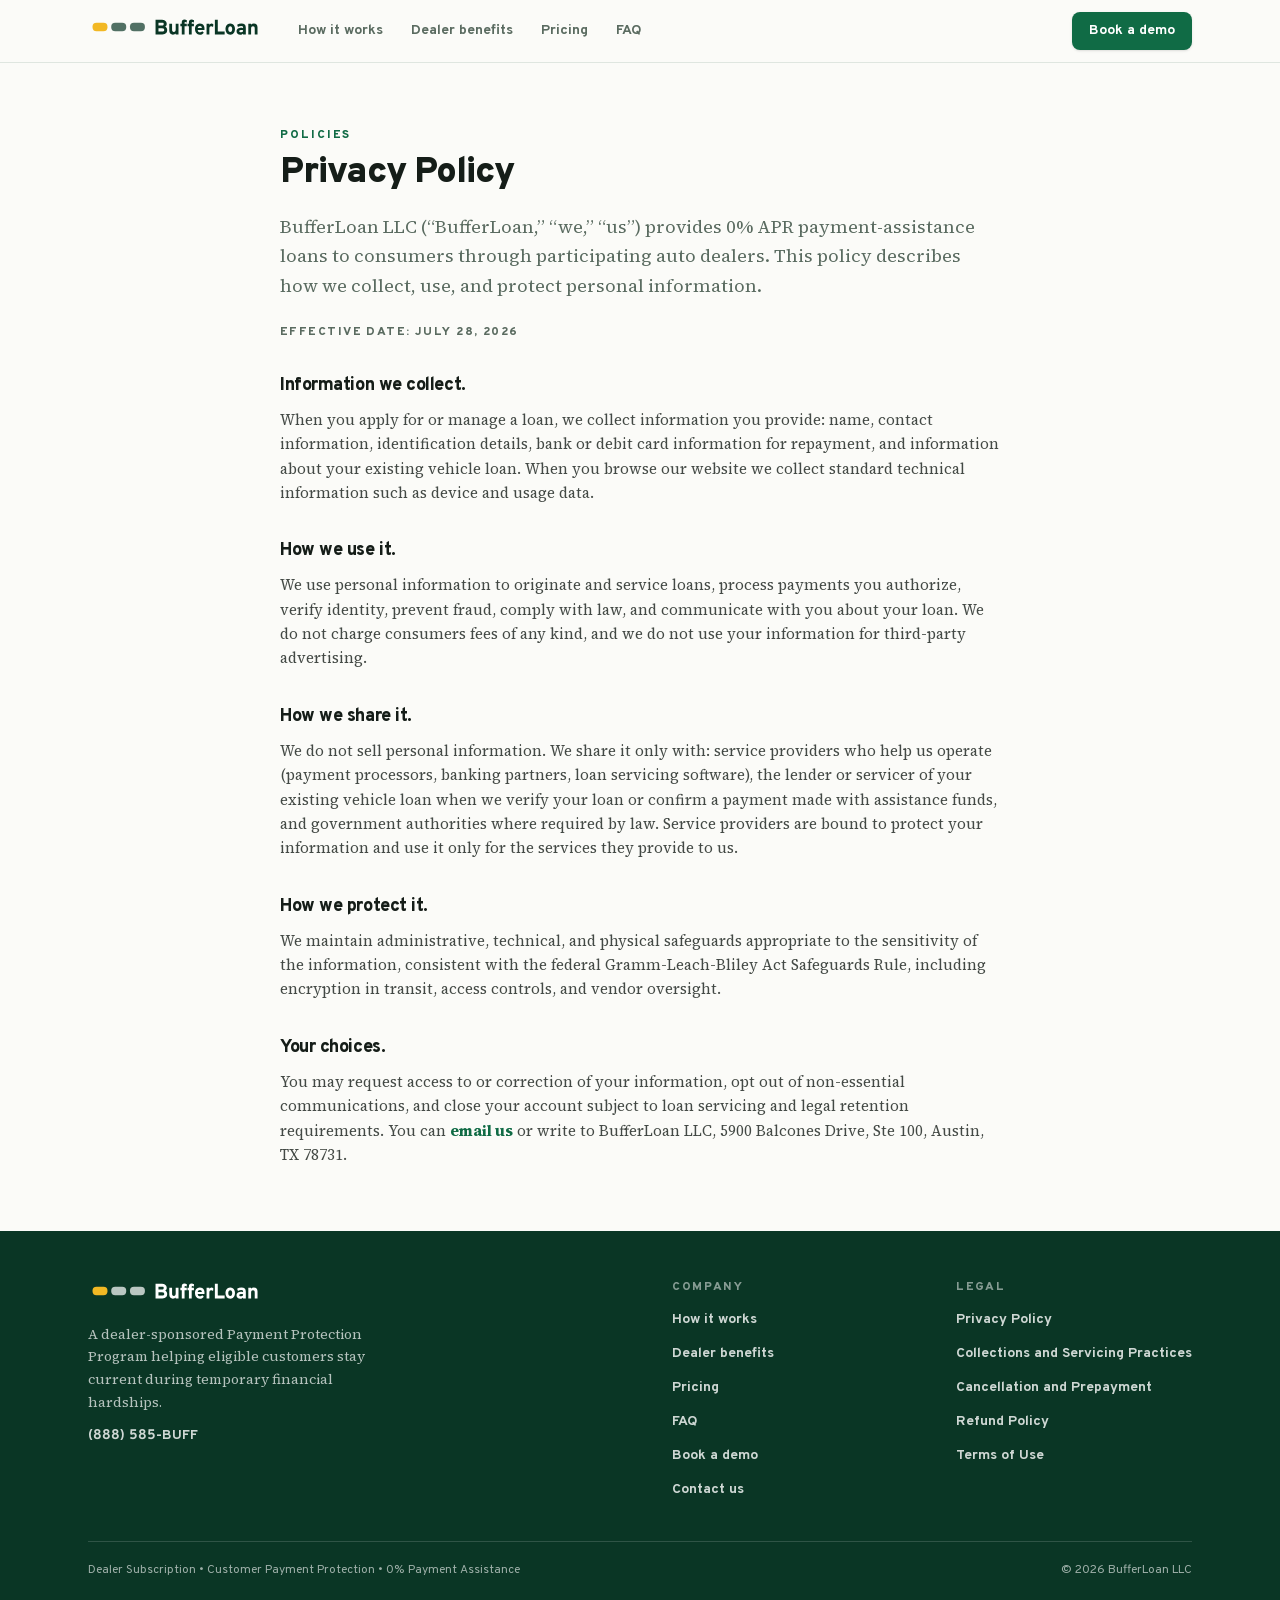
<file: privacy/index.html>
<!DOCTYPE html><html lang="en" class="overpass_edce86b0-module__2L9R2G__variable source_serif_4_cadf6f42-module__VW8WSq__variable h-full antialiased"><head><meta charSet="utf-8"/><meta name="viewport" content="width=device-width, initial-scale=1"/><link rel="preload" href="/_next/static/media/68d403cf9f2c68c5-s.p.012bmydply3go.woff2" as="font" crossorigin="" type="font/woff2"/><link rel="preload" href="/_next/static/media/8c686831cca8fbc0-s.p.07m19b7gifklb.woff2" as="font" crossorigin="" type="font/woff2"/><link rel="preload" href="/brand/the-line.svg" as="image"/><link rel="preload" href="/brand/the-line-reversed.svg" as="image"/><link rel="stylesheet" href="/_next/static/chunks/1oa0chi2kvhqr.css" data-precedence="next"/><link rel="preload" as="script" fetchPriority="low" href="/_next/static/chunks/2qhpizdmg6s8c.js"/><script src="/_next/static/chunks/15orcrkp-_9ct.js" async=""></script><script src="/_next/static/chunks/0y-qmi6py9vt0.js" async=""></script><script src="/_next/static/chunks/0iec5q4ack_04.js" async=""></script><script src="/_next/static/chunks/turbopack-066z5xopq8qxh.js" async=""></script><script src="/_next/static/chunks/05-c3ty_6dwfk.js" async=""></script><script src="/_next/static/chunks/14mrh2-p_w84d.js" async=""></script><script src="/_next/static/chunks/2jmejihot6bcg.js" async=""></script><script src="/_next/static/chunks/1rxncug86bump.js" async=""></script><meta name="next-size-adjust" content=""/><title>Privacy Policy · BufferLoan</title><meta name="description" content="How BufferLoan collects, uses, shares, and protects personal information."/><link rel="icon" href="/favicon.ico?favicon.3bajkpfsarh-3.ico" sizes="32x32" type="image/x-icon"/><link rel="icon" href="/icon.svg?icon.3_c44zs_0z3mo.svg" sizes="any" type="image/svg+xml"/><link rel="apple-touch-icon" href="/apple-icon.png?apple-icon.1vm1npealoe2u.png" sizes="180x180" type="image/png"/><script src="/_next/static/chunks/0cz1d0mv5g_q7.js" noModule=""></script></head><body class="min-h-full flex flex-col"><div hidden=""><!--$--><!--/$--></div><header class="sticky top-0 z-40 border-b border-edge bg-paper/90 backdrop-blur"><div class="mx-auto flex max-w-6xl items-center gap-2 px-4 py-3 sm:px-6"><a aria-label="BufferLoan home" class="shrink-0 rounded-sm" href="/"><span class="inline-flex items-center text-lg"><img src="/brand/the-line.svg" alt="BufferLoan" class="h-[1.3em] w-auto"/></span></a><nav aria-label="Main" class="ml-4 hidden items-center gap-1 md:flex"><a class="rounded-lg px-3 py-2 text-sm font-bold text-muted transition-colors hover:bg-reflect hover:text-sign" href="/how-it-works/">How it works</a><a class="rounded-lg px-3 py-2 text-sm font-bold text-muted transition-colors hover:bg-reflect hover:text-sign" href="/dealer-benefits/">Dealer benefits</a><a class="rounded-lg px-3 py-2 text-sm font-bold text-muted transition-colors hover:bg-reflect hover:text-sign" href="/pricing/">Pricing</a><a class="rounded-lg px-3 py-2 text-sm font-bold text-muted transition-colors hover:bg-reflect hover:text-sign" href="/faq/">FAQ</a></nav><div class="ml-auto flex items-center gap-2"><a class="inline-flex items-center justify-center gap-2 rounded-lg px-4 py-2 text-sm font-bold transition-colors disabled:opacity-50 disabled:pointer-events-none cursor-pointer bg-sign text-white hover:bg-sign-strong border border-transparent shadow-sm max-md:hidden" href="/demo/">Book a demo</a><details class="relative md:hidden"><summary class="inline-flex cursor-pointer list-none items-center justify-center rounded-lg border border-edge bg-white px-3 py-2 text-sm font-bold text-asphalt [&amp;::-webkit-details-marker]:hidden">Menu</summary><div class="absolute right-0 top-[calc(100%+0.5rem)] z-50 w-52 rounded-xl border border-edge bg-white p-2 shadow-lg"><a href="/how-it-works" class="block rounded-lg px-3 py-2 text-sm font-bold text-asphalt hover:bg-reflect">How it works</a><a href="/dealer-benefits" class="block rounded-lg px-3 py-2 text-sm font-bold text-asphalt hover:bg-reflect">Dealer benefits</a><a href="/pricing" class="block rounded-lg px-3 py-2 text-sm font-bold text-asphalt hover:bg-reflect">Pricing</a><a href="/faq" class="block rounded-lg px-3 py-2 text-sm font-bold text-asphalt hover:bg-reflect">FAQ</a><a href="/demo" class="mt-1 block rounded-lg bg-sign px-3 py-2.5 text-center text-sm font-bold text-white shadow-sm hover:bg-sign-strong">Book a demo</a></div></details></div></div></header><main class="flex-1"><div class="mx-auto w-full px-4 pt-12 sm:px-6 sm:pt-16 max-w-3xl"><p class="text-xs font-extrabold uppercase tracking-[0.16em] text-sign">Policies</p><h1 class="mt-2 text-3xl font-black leading-tight tracking-tight text-asphalt sm:text-4xl">Privacy Policy</h1><p class="mt-4 font-serif text-lg leading-relaxed text-muted">BufferLoan LLC (“BufferLoan,” “we,” “us”) provides 0% APR payment-assistance loans to consumers through participating auto dealers. This policy describes how we collect, use, and protect personal information.</p></div><div class="mx-auto w-full max-w-3xl px-4 sm:px-6"><p class="mt-6 text-xs font-extrabold uppercase tracking-[0.12em] text-muted">Effective date: <!-- -->July 28, 2026</p></div><section class="mx-auto w-full max-w-3xl px-4 pb-14 pt-8 sm:px-6 sm:pb-16"><section class="mt-8 first:mt-0"><h2 class="text-lg font-extrabold tracking-tight text-asphalt">Information we collect.</h2><div class="mt-2 space-y-3"><p class="font-serif text-[15px] leading-relaxed text-asphalt/80">When you apply for or manage a loan, we collect information you provide: name, contact information, identification details, bank or debit card information for repayment, and information about your existing vehicle loan. When you browse our website we collect standard technical information such as device and usage data.</p></div></section><section class="mt-8 first:mt-0"><h2 class="text-lg font-extrabold tracking-tight text-asphalt">How we use it.</h2><div class="mt-2 space-y-3"><p class="font-serif text-[15px] leading-relaxed text-asphalt/80">We use personal information to originate and service loans, process payments you authorize, verify identity, prevent fraud, comply with law, and communicate with you about your loan. We do not charge consumers fees of any kind, and we do not use your information for third-party advertising.</p></div></section><section class="mt-8 first:mt-0"><h2 class="text-lg font-extrabold tracking-tight text-asphalt">How we share it.</h2><div class="mt-2 space-y-3"><p class="font-serif text-[15px] leading-relaxed text-asphalt/80">We do not sell personal information. We share it only with: service providers who help us operate (payment processors, banking partners, loan servicing software), the lender or servicer of your existing vehicle loan when we verify your loan or confirm a payment made with assistance funds, and government authorities where required by law. Service providers are bound to protect your information and use it only for the services they provide to us.</p></div></section><section class="mt-8 first:mt-0"><h2 class="text-lg font-extrabold tracking-tight text-asphalt">How we protect it.</h2><div class="mt-2 space-y-3"><p class="font-serif text-[15px] leading-relaxed text-asphalt/80">We maintain administrative, technical, and physical safeguards appropriate to the sensitivity of the information, consistent with the federal Gramm-Leach-Bliley Act Safeguards Rule, including encryption in transit, access controls, and vendor oversight.</p></div></section><section class="mt-8 first:mt-0"><h2 class="text-lg font-extrabold tracking-tight text-asphalt">Your choices.</h2><div class="mt-2 space-y-3"><p class="font-serif text-[15px] leading-relaxed text-asphalt/80">You may request access to or correction of your information, opt out of non-essential communications, and close your account subject to loan servicing and legal retention requirements. You can<!-- --> <a href="mailto:jason@FixYourRevenueEngine.com" class="rounded-sm font-bold text-sign hover:underline">email us</a> <!-- -->or write to BufferLoan LLC, 5900 Balcones Drive, Ste 100, Austin, TX 78731.</p></div></section></section><!--$--><!--/$--></main><footer class="bg-pine"><div class="mx-auto max-w-6xl px-4 py-10 sm:px-6 sm:py-12"><div class="flex flex-wrap items-start justify-between gap-x-12 gap-y-8"><div><span class="inline-flex items-center text-lg"><img src="/brand/the-line-reversed.svg" alt="BufferLoan" class="h-[1.3em] w-auto"/></span><p class="mt-3 max-w-xs font-serif text-sm leading-relaxed text-white/70">A dealer-sponsored Payment Protection Program helping eligible customers stay current during temporary financial hardships.</p><a href="tel:+18885852833" class="mt-3 inline-block rounded-sm text-sm font-bold text-white/80 tabular-nums hover:text-white">(888) 585-BUFF</a></div><nav aria-label="Footer" class="grid gap-x-12 gap-y-8 sm:grid-cols-2"><div><h2 class="text-xs font-extrabold uppercase tracking-[0.14em] text-white/50">Company</h2><ul class="mt-3 space-y-2.5"><li><a class="rounded-sm text-sm font-bold text-white/80 hover:text-white" href="/how-it-works/">How it works</a></li><li><a class="rounded-sm text-sm font-bold text-white/80 hover:text-white" href="/dealer-benefits/">Dealer benefits</a></li><li><a class="rounded-sm text-sm font-bold text-white/80 hover:text-white" href="/pricing/">Pricing</a></li><li><a class="rounded-sm text-sm font-bold text-white/80 hover:text-white" href="/faq/">FAQ</a></li><li><a class="rounded-sm text-sm font-bold text-white/80 hover:text-white" href="/demo/">Book a demo</a></li><li><a class="rounded-sm text-sm font-bold text-white/80 hover:text-white" href="/contact/">Contact us</a></li></ul></div><div><h2 class="text-xs font-extrabold uppercase tracking-[0.14em] text-white/50">Legal</h2><ul class="mt-3 space-y-2.5"><li><a class="rounded-sm text-sm font-bold text-white/80 hover:text-white" href="/privacy/">Privacy Policy</a></li><li><a class="rounded-sm text-sm font-bold text-white/80 hover:text-white" href="/collections/">Collections and Servicing Practices</a></li><li><a class="rounded-sm text-sm font-bold text-white/80 hover:text-white" href="/cancellation/">Cancellation and Prepayment</a></li><li><a class="rounded-sm text-sm font-bold text-white/80 hover:text-white" href="/refunds/">Refund Policy</a></li><li><a class="rounded-sm text-sm font-bold text-white/80 hover:text-white" href="/terms/">Terms of Use</a></li></ul></div></nav></div><div class="mt-10 flex flex-wrap items-center justify-between gap-3 border-t border-white/15 pt-5 text-xs text-white/60"><p>Dealer Subscription • Customer Payment Protection • 0% Payment Assistance</p><p>© 2026 BufferLoan LLC</p></div></div></footer><script src="/_next/static/chunks/2qhpizdmg6s8c.js" id="_R_" async=""></script><script>(self.__next_f=self.__next_f||[]).push([0])</script><script>self.__next_f.push([1,"1:\"$Sreact.fragment\"\n2:I[39756,[\"/_next/static/chunks/05-c3ty_6dwfk.js\",\"/_next/static/chunks/14mrh2-p_w84d.js\"],\"default\"]\n3:I[58298,[\"/_next/static/chunks/05-c3ty_6dwfk.js\",\"/_next/static/chunks/14mrh2-p_w84d.js\",\"/_next/static/chunks/2jmejihot6bcg.js\"],\"default\"]\n4:I[37457,[\"/_next/static/chunks/05-c3ty_6dwfk.js\",\"/_next/static/chunks/14mrh2-p_w84d.js\"],\"default\"]\n5:I[22016,[\"/_next/static/chunks/05-c3ty_6dwfk.js\",\"/_next/static/chunks/14mrh2-p_w84d.js\",\"/_next/static/chunks/1rxncug86bump.js\"],\"\"]\nd:I[68027,[\"/_next/static/chunks/05-c3ty_6dwfk.js\",\"/_next/static/chunks/14mrh2-p_w84d.js\"],\"default\",1]\n:HL[\"/_next/static/chunks/1oa0chi2kvhqr.css\",\"style\"]\n:HL[\"/_next/static/media/68d403cf9f2c68c5-s.p.012bmydply3go.woff2\",\"font\",{\"crossOrigin\":\"\",\"type\":\"font/woff2\"}]\n:HL[\"/_next/static/media/8c686831cca8fbc0-s.p.07m19b7gifklb.woff2\",\"font\",{\"crossOrigin\":\"\",\"type\":\"font/woff2\"}]\n:HL[\"/brand/the-line.svg\",\"image\"]\n"])</script><script>self.__next_f.push([1,"0:{\"P\":null,\"c\":[\"\",\"privacy\",\"\"],\"q\":\"\",\"i\":false,\"f\":[[[\"\",{\"children\":[\"(marketing)\",{\"children\":[\"privacy\",{\"children\":[\"__PAGE__\",{}]}]}]},\"$undefined\",\"$undefined\",16],[[\"$\",\"$1\",\"c\",{\"children\":[[[\"$\",\"link\",\"0\",{\"rel\":\"stylesheet\",\"href\":\"/_next/static/chunks/1oa0chi2kvhqr.css\",\"precedence\":\"next\",\"crossOrigin\":\"$undefined\",\"nonce\":\"$undefined\"}],[\"$\",\"script\",\"script-0\",{\"src\":\"/_next/static/chunks/05-c3ty_6dwfk.js\",\"async\":true,\"nonce\":\"$undefined\"}],[\"$\",\"script\",\"script-1\",{\"src\":\"/_next/static/chunks/14mrh2-p_w84d.js\",\"async\":true,\"nonce\":\"$undefined\"}]],[\"$\",\"html\",null,{\"lang\":\"en\",\"className\":\"overpass_edce86b0-module__2L9R2G__variable source_serif_4_cadf6f42-module__VW8WSq__variable h-full antialiased\",\"children\":[\"$\",\"body\",null,{\"className\":\"min-h-full flex flex-col\",\"children\":[\"$\",\"$L2\",null,{\"parallelRouterKey\":\"children\",\"error\":\"$3\",\"errorStyles\":[],\"errorScripts\":[[\"$\",\"script\",\"script-0\",{\"src\":\"/_next/static/chunks/2jmejihot6bcg.js\",\"async\":true}]],\"template\":[\"$\",\"$L4\",null,{}],\"templateStyles\":\"$undefined\",\"templateScripts\":\"$undefined\",\"notFound\":[[[\"$\",\"title\",null,{\"children\":\"404: This page could not be found.\"}],[\"$\",\"div\",null,{\"style\":{\"fontFamily\":\"system-ui,\\\"Segoe UI\\\",Roboto,Helvetica,Arial,sans-serif,\\\"Apple Color Emoji\\\",\\\"Segoe UI Emoji\\\"\",\"height\":\"100vh\",\"textAlign\":\"center\",\"display\":\"flex\",\"flexDirection\":\"column\",\"alignItems\":\"center\",\"justifyContent\":\"center\"},\"children\":[\"$\",\"div\",null,{\"children\":[[\"$\",\"style\",null,{\"dangerouslySetInnerHTML\":{\"__html\":\"body{color:#000;background:#fff;margin:0}.next-error-h1{border-right:1px solid rgba(0,0,0,.3)}@media (prefers-color-scheme:dark){body{color:#fff;background:#000}.next-error-h1{border-right:1px solid rgba(255,255,255,.3)}}\"}}],[\"$\",\"h1\",null,{\"className\":\"next-error-h1\",\"style\":{\"display\":\"inline-block\",\"margin\":\"0 20px 0 0\",\"padding\":\"0 23px 0 0\",\"fontSize\":24,\"fontWeight\":500,\"verticalAlign\":\"top\",\"lineHeight\":\"49px\"},\"children\":404}],[\"$\",\"div\",null,{\"style\":{\"display\":\"inline-block\"},\"children\":[\"$\",\"h2\",null,{\"style\":{\"fontSize\":14,\"fontWeight\":400,\"lineHeight\":\"49px\",\"margin\":0},\"children\":\"This page could not be found.\"}]}]]}]}]],[]],\"forbidden\":\"$undefined\",\"unauthorized\":\"$undefined\"}]}]}]]}],{\"children\":[[\"$\",\"$1\",\"c\",{\"children\":[[[\"$\",\"script\",\"script-0\",{\"src\":\"/_next/static/chunks/1rxncug86bump.js\",\"async\":true,\"nonce\":\"$undefined\"}]],[[\"$\",\"header\",null,{\"className\":\"sticky top-0 z-40 border-b border-edge bg-paper/90 backdrop-blur\",\"children\":[\"$\",\"div\",null,{\"className\":\"mx-auto flex max-w-6xl items-center gap-2 px-4 py-3 sm:px-6\",\"children\":[[\"$\",\"$L5\",null,{\"href\":\"/\",\"aria-label\":\"BufferLoan home\",\"className\":\"shrink-0 rounded-sm\",\"children\":[\"$\",\"span\",null,{\"className\":\"inline-flex items-center text-lg\",\"children\":[\"$\",\"img\",null,{\"src\":\"/brand/the-line.svg\",\"alt\":\"BufferLoan\",\"className\":\"h-[1.3em] w-auto\"}]}]}],[\"$\",\"nav\",null,{\"aria-label\":\"Main\",\"className\":\"ml-4 hidden items-center gap-1 md:flex\",\"children\":[[\"$\",\"$L5\",\"/how-it-works\",{\"href\":\"/how-it-works\",\"className\":\"rounded-lg px-3 py-2 text-sm font-bold text-muted transition-colors hover:bg-reflect hover:text-sign\",\"children\":\"How it works\"}],[\"$\",\"$L5\",\"/dealer-benefits\",{\"href\":\"/dealer-benefits\",\"className\":\"rounded-lg px-3 py-2 text-sm font-bold text-muted transition-colors hover:bg-reflect hover:text-sign\",\"children\":\"Dealer benefits\"}],[\"$\",\"$L5\",\"/pricing\",{\"href\":\"/pricing\",\"className\":\"rounded-lg px-3 py-2 text-sm font-bold text-muted transition-colors hover:bg-reflect hover:text-sign\",\"children\":\"Pricing\"}],[\"$\",\"$L5\",\"/faq\",{\"href\":\"/faq\",\"className\":\"rounded-lg px-3 py-2 text-sm font-bold text-muted transition-colors hover:bg-reflect hover:text-sign\",\"children\":\"FAQ\"}]]}],[\"$\",\"div\",null,{\"className\":\"ml-auto flex items-center gap-2\",\"children\":[[\"$\",\"$L5\",null,{\"className\":\"inline-flex items-center justify-center gap-2 rounded-lg px-4 py-2 text-sm font-bold transition-colors disabled:opacity-50 disabled:pointer-events-none cursor-pointer bg-sign text-white hover:bg-sign-strong border border-transparent shadow-sm max-md:hidden\",\"href\":\"/demo\",\"children\":\"Book a demo\"}],[\"$\",\"details\",null,{\"className\":\"relative md:hidden\",\"children\":[[\"$\",\"summary\",null,{\"className\":\"inline-flex cursor-pointer list-none items-center justify-center rounded-lg border border-edge bg-white px-3 py-2 text-sm font-bold text-asphalt [\u0026::-webkit-details-marker]:hidden\",\"children\":\"Menu\"}],\"$L6\"]}]]}]]}]}],\"$L7\",\"$L8\"]]}],{\"children\":[\"$L9\",{\"children\":[\"$La\",{},null,false,null]},null,false,\"$@b\"]},null,false,null]},null,false,null],\"$Lc\",false]],\"m\":\"$undefined\",\"G\":[\"$d\",[\"$Le\"]],\"S\":true,\"h\":null,\"s\":\"$undefined\",\"l\":\"$undefined\",\"p\":\"$undefined\",\"d\":\"$undefined\",\"b\":\"nx3ngakBVeotIeBXF0WIN\"}\n"])</script><script>self.__next_f.push([1,"13:I[97367,[\"/_next/static/chunks/05-c3ty_6dwfk.js\",\"/_next/static/chunks/14mrh2-p_w84d.js\"],\"ViewportBoundary\"]\n15:I[97367,[\"/_next/static/chunks/05-c3ty_6dwfk.js\",\"/_next/static/chunks/14mrh2-p_w84d.js\"],\"MetadataBoundary\"]\n16:\"$Sreact.suspense\"\n:HL[\"/brand/the-line-reversed.svg\",\"image\"]\n6:[\"$\",\"div\",null,{\"className\":\"absolute right-0 top-[calc(100%+0.5rem)] z-50 w-52 rounded-xl border border-edge bg-white p-2 shadow-lg\",\"children\":[[[\"$\",\"a\",\"/how-it-works\",{\"href\":\"/how-it-works\",\"className\":\"block rounded-lg px-3 py-2 text-sm font-bold text-asphalt hover:bg-reflect\",\"children\":\"How it works\"}],[\"$\",\"a\",\"/dealer-benefits\",{\"href\":\"/dealer-benefits\",\"className\":\"block rounded-lg px-3 py-2 text-sm font-bold text-asphalt hover:bg-reflect\",\"children\":\"Dealer benefits\"}],[\"$\",\"a\",\"/pricing\",{\"href\":\"/pricing\",\"className\":\"block rounded-lg px-3 py-2 text-sm font-bold text-asphalt hover:bg-reflect\",\"children\":\"Pricing\"}],[\"$\",\"a\",\"/faq\",{\"href\":\"/faq\",\"className\":\"block rounded-lg px-3 py-2 text-sm font-bold text-asphalt hover:bg-reflect\",\"children\":\"FAQ\"}]],[\"$\",\"a\",null,{\"href\":\"/demo\",\"className\":\"mt-1 block rounded-lg bg-sign px-3 py-2.5 text-center text-sm font-bold text-white shadow-sm hover:bg-sign-strong\",\"children\":\"Book a demo\"}]]}]\n"])</script><script>self.__next_f.push([1,"7:[\"$\",\"main\",null,{\"className\":\"flex-1\",\"children\":[\"$\",\"$L2\",null,{\"parallelRouterKey\":\"children\",\"error\":\"$undefined\",\"errorStyles\":\"$undefined\",\"errorScripts\":\"$undefined\",\"template\":[\"$\",\"$L4\",null,{}],\"templateStyles\":\"$undefined\",\"templateScripts\":\"$undefined\",\"notFound\":[[[\"$\",\"title\",null,{\"children\":\"404: This page could not be found.\"}],[\"$\",\"div\",null,{\"style\":\"$0:f:0:1:0:props:children:1:props:children:props:children:props:notFound:0:1:props:style\",\"children\":[\"$\",\"div\",null,{\"children\":[[\"$\",\"style\",null,{\"dangerouslySetInnerHTML\":{\"__html\":\"body{color:#000;background:#fff;margin:0}.next-error-h1{border-right:1px solid rgba(0,0,0,.3)}@media (prefers-color-scheme:dark){body{color:#fff;background:#000}.next-error-h1{border-right:1px solid rgba(255,255,255,.3)}}\"}}],[\"$\",\"h1\",null,{\"className\":\"next-error-h1\",\"style\":\"$0:f:0:1:0:props:children:1:props:children:props:children:props:notFound:0:1:props:children:props:children:1:props:style\",\"children\":404}],[\"$\",\"div\",null,{\"style\":\"$0:f:0:1:0:props:children:1:props:children:props:children:props:notFound:0:1:props:children:props:children:2:props:style\",\"children\":[\"$\",\"h2\",null,{\"style\":\"$0:f:0:1:0:props:children:1:props:children:props:children:props:notFound:0:1:props:children:props:children:2:props:children:props:style\",\"children\":\"This page could not be found.\"}]}]]}]}]],[]],\"forbidden\":\"$undefined\",\"unauthorized\":\"$undefined\"}]}]\n"])</script><script>self.__next_f.push([1,"8:[\"$\",\"footer\",null,{\"className\":\"bg-pine\",\"children\":[\"$\",\"div\",null,{\"className\":\"mx-auto max-w-6xl px-4 py-10 sm:px-6 sm:py-12\",\"children\":[[\"$\",\"div\",null,{\"className\":\"flex flex-wrap items-start justify-between gap-x-12 gap-y-8\",\"children\":[[\"$\",\"div\",null,{\"children\":[[\"$\",\"span\",null,{\"className\":\"inline-flex items-center text-lg\",\"children\":[\"$\",\"img\",null,{\"src\":\"/brand/the-line-reversed.svg\",\"alt\":\"BufferLoan\",\"className\":\"h-[1.3em] w-auto\"}]}],[\"$\",\"p\",null,{\"className\":\"mt-3 max-w-xs font-serif text-sm leading-relaxed text-white/70\",\"children\":\"A dealer-sponsored Payment Protection Program helping eligible customers stay current during temporary financial hardships.\"}],[\"$\",\"a\",null,{\"href\":\"tel:+18885852833\",\"className\":\"mt-3 inline-block rounded-sm text-sm font-bold text-white/80 tabular-nums hover:text-white\",\"children\":\"(888) 585-BUFF\"}]]}],[\"$\",\"nav\",null,{\"aria-label\":\"Footer\",\"className\":\"grid gap-x-12 gap-y-8 sm:grid-cols-2\",\"children\":[[\"$\",\"div\",\"Company\",{\"children\":[[\"$\",\"h2\",null,{\"className\":\"text-xs font-extrabold uppercase tracking-[0.14em] text-white/50\",\"children\":\"Company\"}],[\"$\",\"ul\",null,{\"className\":\"mt-3 space-y-2.5\",\"children\":[[\"$\",\"li\",\"/how-it-works\",{\"children\":[\"$\",\"$L5\",null,{\"href\":\"/how-it-works\",\"className\":\"rounded-sm text-sm font-bold text-white/80 hover:text-white\",\"children\":\"How it works\"}]}],[\"$\",\"li\",\"/dealer-benefits\",{\"children\":[\"$\",\"$L5\",null,{\"href\":\"/dealer-benefits\",\"className\":\"rounded-sm text-sm font-bold text-white/80 hover:text-white\",\"children\":\"Dealer benefits\"}]}],[\"$\",\"li\",\"/pricing\",{\"children\":[\"$\",\"$L5\",null,{\"href\":\"/pricing\",\"className\":\"rounded-sm text-sm font-bold text-white/80 hover:text-white\",\"children\":\"Pricing\"}]}],[\"$\",\"li\",\"/faq\",{\"children\":[\"$\",\"$L5\",null,{\"href\":\"/faq\",\"className\":\"rounded-sm text-sm font-bold text-white/80 hover:text-white\",\"children\":\"FAQ\"}]}],[\"$\",\"li\",\"/demo\",{\"children\":[\"$\",\"$L5\",null,{\"href\":\"/demo\",\"className\":\"rounded-sm text-sm font-bold text-white/80 hover:text-white\",\"children\":\"Book a demo\"}]}],[\"$\",\"li\",\"/contact\",{\"children\":[\"$\",\"$L5\",null,{\"href\":\"/contact\",\"className\":\"rounded-sm text-sm font-bold text-white/80 hover:text-white\",\"children\":\"Contact us\"}]}]]}]]}],[\"$\",\"div\",\"Legal\",{\"children\":[[\"$\",\"h2\",null,{\"className\":\"text-xs font-extrabold uppercase tracking-[0.14em] text-white/50\",\"children\":\"Legal\"}],[\"$\",\"ul\",null,{\"className\":\"mt-3 space-y-2.5\",\"children\":[[\"$\",\"li\",\"/privacy\",{\"children\":[\"$\",\"$L5\",null,{\"href\":\"/privacy\",\"className\":\"rounded-sm text-sm font-bold text-white/80 hover:text-white\",\"children\":\"Privacy Policy\"}]}],[\"$\",\"li\",\"/collections\",{\"children\":[\"$\",\"$L5\",null,{\"href\":\"/collections\",\"className\":\"rounded-sm text-sm font-bold text-white/80 hover:text-white\",\"children\":\"Collections and Servicing Practices\"}]}],[\"$\",\"li\",\"/cancellation\",{\"children\":[\"$\",\"$L5\",null,{\"href\":\"/cancellation\",\"className\":\"rounded-sm text-sm font-bold text-white/80 hover:text-white\",\"children\":\"Cancellation and Prepayment\"}]}],[\"$\",\"li\",\"/refunds\",{\"children\":[\"$\",\"$L5\",null,{\"href\":\"/refunds\",\"className\":\"rounded-sm text-sm font-bold text-white/80 hover:text-white\",\"children\":\"Refund Policy\"}]}],[\"$\",\"li\",\"/terms\",{\"children\":[\"$\",\"$L5\",null,{\"href\":\"/terms\",\"className\":\"rounded-sm text-sm font-bold text-white/80 hover:text-white\",\"children\":\"Terms of Use\"}]}]]}]]}]]}]]}],[\"$\",\"div\",null,{\"className\":\"mt-10 flex flex-wrap items-center justify-between gap-3 border-t border-white/15 pt-5 text-xs text-white/60\",\"children\":[[\"$\",\"p\",null,{\"children\":\"Dealer Subscription • Customer Payment Protection • 0% Payment Assistance\"}],[\"$\",\"p\",null,{\"children\":\"© 2026 BufferLoan LLC\"}]]}]]}]}]\n"])</script><script>self.__next_f.push([1,"9:[\"$\",\"$1\",\"c\",{\"children\":[null,[\"$\",\"$L2\",null,{\"parallelRouterKey\":\"children\",\"error\":\"$undefined\",\"errorStyles\":\"$undefined\",\"errorScripts\":\"$undefined\",\"template\":[\"$\",\"$L4\",null,{}],\"templateStyles\":\"$undefined\",\"templateScripts\":\"$undefined\",\"notFound\":\"$undefined\",\"forbidden\":\"$undefined\",\"unauthorized\":\"$undefined\"}]]}]\n"])</script><script>self.__next_f.push([1,"a:[\"$\",\"$1\",\"c\",{\"children\":[[[\"$\",\"div\",null,{\"className\":\"mx-auto w-full px-4 pt-12 sm:px-6 sm:pt-16 max-w-3xl\",\"children\":[[\"$\",\"p\",null,{\"className\":\"text-xs font-extrabold uppercase tracking-[0.16em] text-sign\",\"children\":\"Policies\"}],[\"$\",\"h1\",null,{\"className\":\"mt-2 text-3xl font-black leading-tight tracking-tight text-asphalt sm:text-4xl\",\"children\":\"Privacy Policy\"}],[\"$\",\"p\",null,{\"className\":\"mt-4 font-serif text-lg leading-relaxed text-muted\",\"children\":\"BufferLoan LLC (“BufferLoan,” “we,” “us”) provides 0% APR payment-assistance loans to consumers through participating auto dealers. This policy describes how we collect, use, and protect personal information.\"}]]}],[\"$\",\"div\",null,{\"className\":\"mx-auto w-full max-w-3xl px-4 sm:px-6\",\"children\":[\"$\",\"p\",null,{\"className\":\"mt-6 text-xs font-extrabold uppercase tracking-[0.12em] text-muted\",\"children\":[\"Effective date: \",\"July 28, 2026\"]}]}],[\"$\",\"section\",null,{\"className\":\"mx-auto w-full max-w-3xl px-4 pb-14 pt-8 sm:px-6 sm:pb-16\",\"children\":[[\"$\",\"section\",null,{\"className\":\"mt-8 first:mt-0\",\"children\":[[\"$\",\"h2\",null,{\"className\":\"text-lg font-extrabold tracking-tight text-asphalt\",\"children\":\"Information we collect.\"}],[\"$\",\"div\",null,{\"className\":\"mt-2 space-y-3\",\"children\":[\"$\",\"p\",null,{\"className\":\"font-serif text-[15px] leading-relaxed text-asphalt/80\",\"children\":\"When you apply for or manage a loan, we collect information you provide: name, contact information, identification details, bank or debit card information for repayment, and information about your existing vehicle loan. When you browse our website we collect standard technical information such as device and usage data.\"}]}]]}],[\"$\",\"section\",null,{\"className\":\"mt-8 first:mt-0\",\"children\":[[\"$\",\"h2\",null,{\"className\":\"text-lg font-extrabold tracking-tight text-asphalt\",\"children\":\"How we use it.\"}],[\"$\",\"div\",null,{\"className\":\"mt-2 space-y-3\",\"children\":[\"$\",\"p\",null,{\"className\":\"font-serif text-[15px] leading-relaxed text-asphalt/80\",\"children\":\"We use personal information to originate and service loans, process payments you authorize, verify identity, prevent fraud, comply with law, and communicate with you about your loan. We do not charge consumers fees of any kind, and we do not use your information for third-party advertising.\"}]}]]}],[\"$\",\"section\",null,{\"className\":\"mt-8 first:mt-0\",\"children\":[[\"$\",\"h2\",null,{\"className\":\"text-lg font-extrabold tracking-tight text-asphalt\",\"children\":\"How we share it.\"}],[\"$\",\"div\",null,{\"className\":\"mt-2 space-y-3\",\"children\":[\"$\",\"p\",null,{\"className\":\"font-serif text-[15px] leading-relaxed text-asphalt/80\",\"children\":\"We do not sell personal information. We share it only with: service providers who help us operate (payment processors, banking partners, loan servicing software), the lender or servicer of your existing vehicle loan when we verify your loan or confirm a payment made with assistance funds, and government authorities where required by law. Service providers are bound to protect your information and use it only for the services they provide to us.\"}]}]]}],[\"$\",\"section\",null,{\"className\":\"mt-8 first:mt-0\",\"children\":[[\"$\",\"h2\",null,{\"className\":\"text-lg font-extrabold tracking-tight text-asphalt\",\"children\":\"How we protect it.\"}],[\"$\",\"div\",null,{\"className\":\"mt-2 space-y-3\",\"children\":[\"$\",\"p\",null,{\"className\":\"font-serif text-[15px] leading-relaxed text-asphalt/80\",\"children\":\"We maintain administrative, technical, and physical safeguards appropriate to the sensitivity of the information, consistent with the federal Gramm-Leach-Bliley Act Safeguards Rule, including encryption in transit, access controls, and vendor oversight.\"}]}]]}],[\"$\",\"section\",null,{\"className\":\"mt-8 first:mt-0\",\"children\":[\"$Lf\",\"$L10\"]}]]}]],null,\"$L11\"]}]\n"])</script><script>self.__next_f.push([1,"12:[]\nb:\"$W12\"\nc:[\"$\",\"$1\",\"h\",{\"children\":[null,[\"$\",\"$L13\",null,{\"children\":\"$L14\"}],[\"$\",\"div\",null,{\"hidden\":true,\"children\":[\"$\",\"$L15\",null,{\"children\":[\"$\",\"$16\",null,{\"name\":\"Next.Metadata\",\"children\":\"$L17\"}]}]}],[\"$\",\"meta\",null,{\"name\":\"next-size-adjust\",\"content\":\"\"}]]}]\ne:[\"$\",\"link\",\"0\",{\"rel\":\"stylesheet\",\"href\":\"/_next/static/chunks/1oa0chi2kvhqr.css\",\"precedence\":\"next\",\"crossOrigin\":\"$undefined\",\"nonce\":\"$undefined\"}]\n"])</script><script>self.__next_f.push([1,"18:I[97367,[\"/_next/static/chunks/05-c3ty_6dwfk.js\",\"/_next/static/chunks/14mrh2-p_w84d.js\"],\"OutletBoundary\"]\nf:[\"$\",\"h2\",null,{\"className\":\"text-lg font-extrabold tracking-tight text-asphalt\",\"children\":\"Your choices.\"}]\n10:[\"$\",\"div\",null,{\"className\":\"mt-2 space-y-3\",\"children\":[\"$\",\"p\",null,{\"className\":\"font-serif text-[15px] leading-relaxed text-asphalt/80\",\"children\":[\"You may request access to or correction of your information, opt out of non-essential communications, and close your account subject to loan servicing and legal retention requirements. You can\",\" \",[\"$\",\"a\",null,{\"href\":\"mailto:jason@FixYourRevenueEngine.com\",\"className\":\"rounded-sm font-bold text-sign hover:underline\",\"children\":\"email us\"}],\" \",\"or write to BufferLoan LLC, 5900 Balcones Drive, Ste 100, Austin, TX 78731.\"]}]}]\n11:[\"$\",\"$L18\",null,{\"children\":[\"$\",\"$16\",null,{\"name\":\"Next.MetadataOutlet\",\"children\":\"$@19\"}]}]\n"])</script><script>self.__next_f.push([1,"14:[[\"$\",\"meta\",\"0\",{\"charSet\":\"utf-8\"}],[\"$\",\"meta\",\"1\",{\"name\":\"viewport\",\"content\":\"width=device-width, initial-scale=1\"}]]\n"])</script><script>self.__next_f.push([1,"1a:I[27201,[\"/_next/static/chunks/05-c3ty_6dwfk.js\",\"/_next/static/chunks/14mrh2-p_w84d.js\"],\"IconMark\"]\n17:[[\"$\",\"title\",\"0\",{\"children\":\"Privacy Policy · BufferLoan\"}],[\"$\",\"meta\",\"1\",{\"name\":\"description\",\"content\":\"How BufferLoan collects, uses, shares, and protects personal information.\"}],[\"$\",\"link\",\"2\",{\"rel\":\"icon\",\"href\":\"/favicon.ico?favicon.3bajkpfsarh-3.ico\",\"sizes\":\"32x32\",\"type\":\"image/x-icon\"}],[\"$\",\"link\",\"3\",{\"rel\":\"icon\",\"href\":\"/icon.svg?icon.3_c44zs_0z3mo.svg\",\"sizes\":\"any\",\"type\":\"image/svg+xml\"}],[\"$\",\"link\",\"4\",{\"rel\":\"apple-touch-icon\",\"href\":\"/apple-icon.png?apple-icon.1vm1npealoe2u.png\",\"sizes\":\"180x180\",\"type\":\"image/png\"}],[\"$\",\"$L1a\",\"5\",{}]]\n19:null\n"])</script></body></html>
</file>
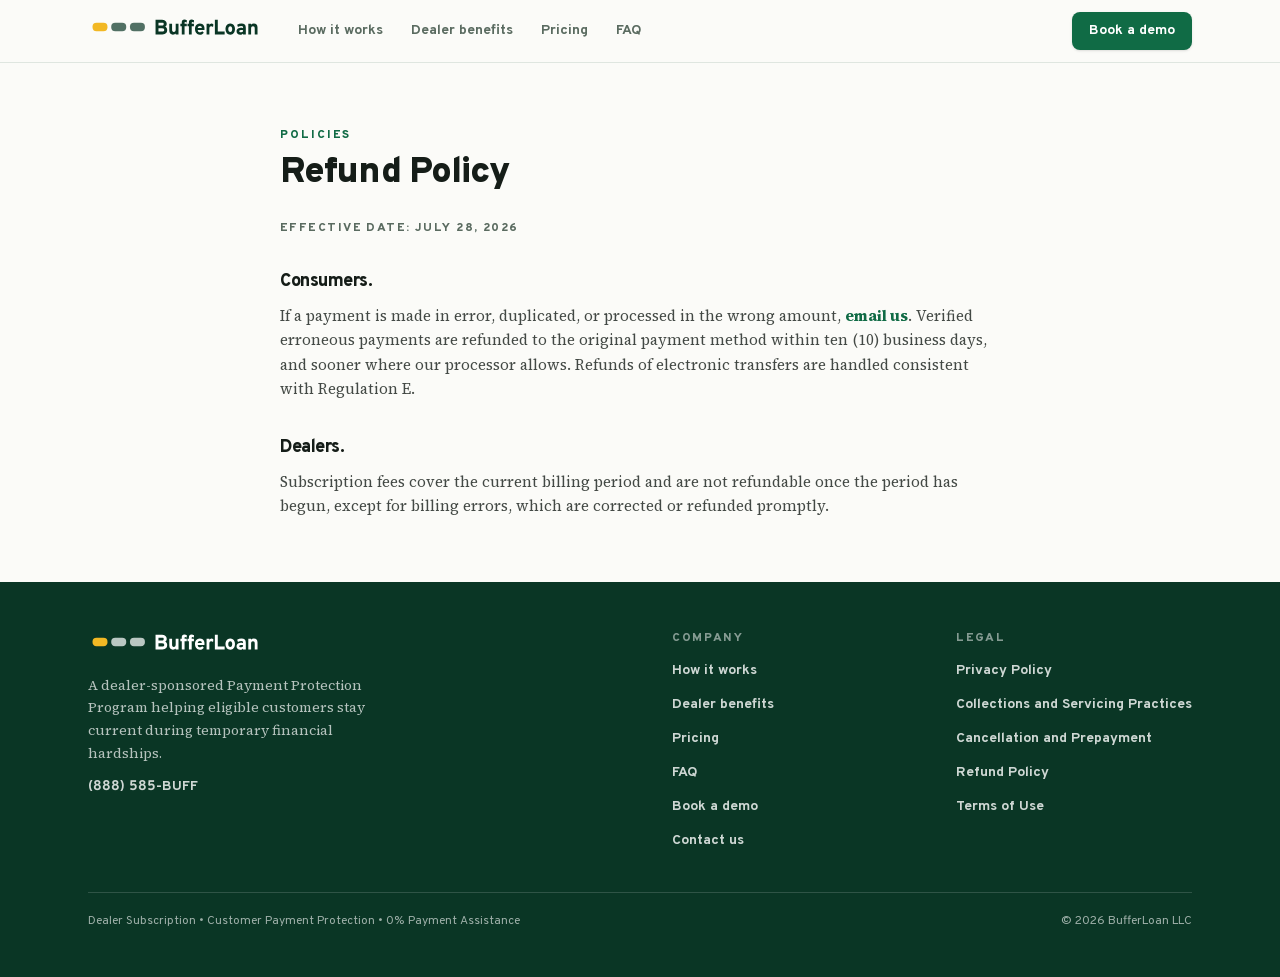
<file: refunds/index.html>
<!DOCTYPE html><html lang="en" class="overpass_edce86b0-module__2L9R2G__variable source_serif_4_cadf6f42-module__VW8WSq__variable h-full antialiased"><head><meta charSet="utf-8"/><meta name="viewport" content="width=device-width, initial-scale=1"/><link rel="preload" href="/_next/static/media/68d403cf9f2c68c5-s.p.012bmydply3go.woff2" as="font" crossorigin="" type="font/woff2"/><link rel="preload" href="/_next/static/media/8c686831cca8fbc0-s.p.07m19b7gifklb.woff2" as="font" crossorigin="" type="font/woff2"/><link rel="preload" href="/brand/the-line.svg" as="image"/><link rel="preload" href="/brand/the-line-reversed.svg" as="image"/><link rel="stylesheet" href="/_next/static/chunks/1oa0chi2kvhqr.css" data-precedence="next"/><link rel="preload" as="script" fetchPriority="low" href="/_next/static/chunks/2qhpizdmg6s8c.js"/><script src="/_next/static/chunks/15orcrkp-_9ct.js" async=""></script><script src="/_next/static/chunks/0y-qmi6py9vt0.js" async=""></script><script src="/_next/static/chunks/0iec5q4ack_04.js" async=""></script><script src="/_next/static/chunks/turbopack-066z5xopq8qxh.js" async=""></script><script src="/_next/static/chunks/05-c3ty_6dwfk.js" async=""></script><script src="/_next/static/chunks/14mrh2-p_w84d.js" async=""></script><script src="/_next/static/chunks/2jmejihot6bcg.js" async=""></script><script src="/_next/static/chunks/1rxncug86bump.js" async=""></script><meta name="next-size-adjust" content=""/><title>Refund Policy · BufferLoan</title><meta name="description" content="How BufferLoan refunds erroneous, duplicated, or incorrectly processed payments."/><link rel="icon" href="/favicon.ico?favicon.3bajkpfsarh-3.ico" sizes="32x32" type="image/x-icon"/><link rel="icon" href="/icon.svg?icon.3_c44zs_0z3mo.svg" sizes="any" type="image/svg+xml"/><link rel="apple-touch-icon" href="/apple-icon.png?apple-icon.1vm1npealoe2u.png" sizes="180x180" type="image/png"/><script src="/_next/static/chunks/0cz1d0mv5g_q7.js" noModule=""></script></head><body class="min-h-full flex flex-col"><div hidden=""><!--$--><!--/$--></div><header class="sticky top-0 z-40 border-b border-edge bg-paper/90 backdrop-blur"><div class="mx-auto flex max-w-6xl items-center gap-2 px-4 py-3 sm:px-6"><a aria-label="BufferLoan home" class="shrink-0 rounded-sm" href="/"><span class="inline-flex items-center text-lg"><img src="/brand/the-line.svg" alt="BufferLoan" class="h-[1.3em] w-auto"/></span></a><nav aria-label="Main" class="ml-4 hidden items-center gap-1 md:flex"><a class="rounded-lg px-3 py-2 text-sm font-bold text-muted transition-colors hover:bg-reflect hover:text-sign" href="/how-it-works/">How it works</a><a class="rounded-lg px-3 py-2 text-sm font-bold text-muted transition-colors hover:bg-reflect hover:text-sign" href="/dealer-benefits/">Dealer benefits</a><a class="rounded-lg px-3 py-2 text-sm font-bold text-muted transition-colors hover:bg-reflect hover:text-sign" href="/pricing/">Pricing</a><a class="rounded-lg px-3 py-2 text-sm font-bold text-muted transition-colors hover:bg-reflect hover:text-sign" href="/faq/">FAQ</a></nav><div class="ml-auto flex items-center gap-2"><a class="inline-flex items-center justify-center gap-2 rounded-lg px-4 py-2 text-sm font-bold transition-colors disabled:opacity-50 disabled:pointer-events-none cursor-pointer bg-sign text-white hover:bg-sign-strong border border-transparent shadow-sm max-md:hidden" href="/demo/">Book a demo</a><details class="relative md:hidden"><summary class="inline-flex cursor-pointer list-none items-center justify-center rounded-lg border border-edge bg-white px-3 py-2 text-sm font-bold text-asphalt [&amp;::-webkit-details-marker]:hidden">Menu</summary><div class="absolute right-0 top-[calc(100%+0.5rem)] z-50 w-52 rounded-xl border border-edge bg-white p-2 shadow-lg"><a href="/how-it-works" class="block rounded-lg px-3 py-2 text-sm font-bold text-asphalt hover:bg-reflect">How it works</a><a href="/dealer-benefits" class="block rounded-lg px-3 py-2 text-sm font-bold text-asphalt hover:bg-reflect">Dealer benefits</a><a href="/pricing" class="block rounded-lg px-3 py-2 text-sm font-bold text-asphalt hover:bg-reflect">Pricing</a><a href="/faq" class="block rounded-lg px-3 py-2 text-sm font-bold text-asphalt hover:bg-reflect">FAQ</a><a href="/demo" class="mt-1 block rounded-lg bg-sign px-3 py-2.5 text-center text-sm font-bold text-white shadow-sm hover:bg-sign-strong">Book a demo</a></div></details></div></div></header><main class="flex-1"><div class="mx-auto w-full px-4 pt-12 sm:px-6 sm:pt-16 max-w-3xl"><p class="text-xs font-extrabold uppercase tracking-[0.16em] text-sign">Policies</p><h1 class="mt-2 text-3xl font-black leading-tight tracking-tight text-asphalt sm:text-4xl">Refund Policy</h1></div><div class="mx-auto w-full max-w-3xl px-4 sm:px-6"><p class="mt-6 text-xs font-extrabold uppercase tracking-[0.12em] text-muted">Effective date: <!-- -->July 28, 2026</p></div><section class="mx-auto w-full max-w-3xl px-4 pb-14 pt-8 sm:px-6 sm:pb-16"><section class="mt-8 first:mt-0"><h2 class="text-lg font-extrabold tracking-tight text-asphalt">Consumers.</h2><div class="mt-2 space-y-3"><p class="font-serif text-[15px] leading-relaxed text-asphalt/80">If a payment is made in error, duplicated, or processed in the wrong amount,<!-- --> <a href="mailto:jason@FixYourRevenueEngine.com" class="rounded-sm font-bold text-sign hover:underline">email us</a>. Verified erroneous payments are refunded to the original payment method within ten (10) business days, and sooner where our processor allows. Refunds of electronic transfers are handled consistent with Regulation E.</p></div></section><section class="mt-8 first:mt-0"><h2 class="text-lg font-extrabold tracking-tight text-asphalt">Dealers.</h2><div class="mt-2 space-y-3"><p class="font-serif text-[15px] leading-relaxed text-asphalt/80">Subscription fees cover the current billing period and are not refundable once the period has begun, except for billing errors, which are corrected or refunded promptly.</p></div></section></section><!--$--><!--/$--></main><footer class="bg-pine"><div class="mx-auto max-w-6xl px-4 py-10 sm:px-6 sm:py-12"><div class="flex flex-wrap items-start justify-between gap-x-12 gap-y-8"><div><span class="inline-flex items-center text-lg"><img src="/brand/the-line-reversed.svg" alt="BufferLoan" class="h-[1.3em] w-auto"/></span><p class="mt-3 max-w-xs font-serif text-sm leading-relaxed text-white/70">A dealer-sponsored Payment Protection Program helping eligible customers stay current during temporary financial hardships.</p><a href="tel:+18885852833" class="mt-3 inline-block rounded-sm text-sm font-bold text-white/80 tabular-nums hover:text-white">(888) 585-BUFF</a></div><nav aria-label="Footer" class="grid gap-x-12 gap-y-8 sm:grid-cols-2"><div><h2 class="text-xs font-extrabold uppercase tracking-[0.14em] text-white/50">Company</h2><ul class="mt-3 space-y-2.5"><li><a class="rounded-sm text-sm font-bold text-white/80 hover:text-white" href="/how-it-works/">How it works</a></li><li><a class="rounded-sm text-sm font-bold text-white/80 hover:text-white" href="/dealer-benefits/">Dealer benefits</a></li><li><a class="rounded-sm text-sm font-bold text-white/80 hover:text-white" href="/pricing/">Pricing</a></li><li><a class="rounded-sm text-sm font-bold text-white/80 hover:text-white" href="/faq/">FAQ</a></li><li><a class="rounded-sm text-sm font-bold text-white/80 hover:text-white" href="/demo/">Book a demo</a></li><li><a class="rounded-sm text-sm font-bold text-white/80 hover:text-white" href="/contact/">Contact us</a></li></ul></div><div><h2 class="text-xs font-extrabold uppercase tracking-[0.14em] text-white/50">Legal</h2><ul class="mt-3 space-y-2.5"><li><a class="rounded-sm text-sm font-bold text-white/80 hover:text-white" href="/privacy/">Privacy Policy</a></li><li><a class="rounded-sm text-sm font-bold text-white/80 hover:text-white" href="/collections/">Collections and Servicing Practices</a></li><li><a class="rounded-sm text-sm font-bold text-white/80 hover:text-white" href="/cancellation/">Cancellation and Prepayment</a></li><li><a class="rounded-sm text-sm font-bold text-white/80 hover:text-white" href="/refunds/">Refund Policy</a></li><li><a class="rounded-sm text-sm font-bold text-white/80 hover:text-white" href="/terms/">Terms of Use</a></li></ul></div></nav></div><div class="mt-10 flex flex-wrap items-center justify-between gap-3 border-t border-white/15 pt-5 text-xs text-white/60"><p>Dealer Subscription • Customer Payment Protection • 0% Payment Assistance</p><p>© 2026 BufferLoan LLC</p></div></div></footer><script src="/_next/static/chunks/2qhpizdmg6s8c.js" id="_R_" async=""></script><script>(self.__next_f=self.__next_f||[]).push([0])</script><script>self.__next_f.push([1,"1:\"$Sreact.fragment\"\n2:I[39756,[\"/_next/static/chunks/05-c3ty_6dwfk.js\",\"/_next/static/chunks/14mrh2-p_w84d.js\"],\"default\"]\n3:I[58298,[\"/_next/static/chunks/05-c3ty_6dwfk.js\",\"/_next/static/chunks/14mrh2-p_w84d.js\",\"/_next/static/chunks/2jmejihot6bcg.js\"],\"default\"]\n4:I[37457,[\"/_next/static/chunks/05-c3ty_6dwfk.js\",\"/_next/static/chunks/14mrh2-p_w84d.js\"],\"default\"]\n5:I[22016,[\"/_next/static/chunks/05-c3ty_6dwfk.js\",\"/_next/static/chunks/14mrh2-p_w84d.js\",\"/_next/static/chunks/1rxncug86bump.js\"],\"\"]\nd:I[68027,[\"/_next/static/chunks/05-c3ty_6dwfk.js\",\"/_next/static/chunks/14mrh2-p_w84d.js\"],\"default\",1]\n:HL[\"/_next/static/chunks/1oa0chi2kvhqr.css\",\"style\"]\n:HL[\"/_next/static/media/68d403cf9f2c68c5-s.p.012bmydply3go.woff2\",\"font\",{\"crossOrigin\":\"\",\"type\":\"font/woff2\"}]\n:HL[\"/_next/static/media/8c686831cca8fbc0-s.p.07m19b7gifklb.woff2\",\"font\",{\"crossOrigin\":\"\",\"type\":\"font/woff2\"}]\n:HL[\"/brand/the-line.svg\",\"image\"]\n"])</script><script>self.__next_f.push([1,"0:{\"P\":null,\"c\":[\"\",\"refunds\",\"\"],\"q\":\"\",\"i\":false,\"f\":[[[\"\",{\"children\":[\"(marketing)\",{\"children\":[\"refunds\",{\"children\":[\"__PAGE__\",{}]}]}]},\"$undefined\",\"$undefined\",16],[[\"$\",\"$1\",\"c\",{\"children\":[[[\"$\",\"link\",\"0\",{\"rel\":\"stylesheet\",\"href\":\"/_next/static/chunks/1oa0chi2kvhqr.css\",\"precedence\":\"next\",\"crossOrigin\":\"$undefined\",\"nonce\":\"$undefined\"}],[\"$\",\"script\",\"script-0\",{\"src\":\"/_next/static/chunks/05-c3ty_6dwfk.js\",\"async\":true,\"nonce\":\"$undefined\"}],[\"$\",\"script\",\"script-1\",{\"src\":\"/_next/static/chunks/14mrh2-p_w84d.js\",\"async\":true,\"nonce\":\"$undefined\"}]],[\"$\",\"html\",null,{\"lang\":\"en\",\"className\":\"overpass_edce86b0-module__2L9R2G__variable source_serif_4_cadf6f42-module__VW8WSq__variable h-full antialiased\",\"children\":[\"$\",\"body\",null,{\"className\":\"min-h-full flex flex-col\",\"children\":[\"$\",\"$L2\",null,{\"parallelRouterKey\":\"children\",\"error\":\"$3\",\"errorStyles\":[],\"errorScripts\":[[\"$\",\"script\",\"script-0\",{\"src\":\"/_next/static/chunks/2jmejihot6bcg.js\",\"async\":true}]],\"template\":[\"$\",\"$L4\",null,{}],\"templateStyles\":\"$undefined\",\"templateScripts\":\"$undefined\",\"notFound\":[[[\"$\",\"title\",null,{\"children\":\"404: This page could not be found.\"}],[\"$\",\"div\",null,{\"style\":{\"fontFamily\":\"system-ui,\\\"Segoe UI\\\",Roboto,Helvetica,Arial,sans-serif,\\\"Apple Color Emoji\\\",\\\"Segoe UI Emoji\\\"\",\"height\":\"100vh\",\"textAlign\":\"center\",\"display\":\"flex\",\"flexDirection\":\"column\",\"alignItems\":\"center\",\"justifyContent\":\"center\"},\"children\":[\"$\",\"div\",null,{\"children\":[[\"$\",\"style\",null,{\"dangerouslySetInnerHTML\":{\"__html\":\"body{color:#000;background:#fff;margin:0}.next-error-h1{border-right:1px solid rgba(0,0,0,.3)}@media (prefers-color-scheme:dark){body{color:#fff;background:#000}.next-error-h1{border-right:1px solid rgba(255,255,255,.3)}}\"}}],[\"$\",\"h1\",null,{\"className\":\"next-error-h1\",\"style\":{\"display\":\"inline-block\",\"margin\":\"0 20px 0 0\",\"padding\":\"0 23px 0 0\",\"fontSize\":24,\"fontWeight\":500,\"verticalAlign\":\"top\",\"lineHeight\":\"49px\"},\"children\":404}],[\"$\",\"div\",null,{\"style\":{\"display\":\"inline-block\"},\"children\":[\"$\",\"h2\",null,{\"style\":{\"fontSize\":14,\"fontWeight\":400,\"lineHeight\":\"49px\",\"margin\":0},\"children\":\"This page could not be found.\"}]}]]}]}]],[]],\"forbidden\":\"$undefined\",\"unauthorized\":\"$undefined\"}]}]}]]}],{\"children\":[[\"$\",\"$1\",\"c\",{\"children\":[[[\"$\",\"script\",\"script-0\",{\"src\":\"/_next/static/chunks/1rxncug86bump.js\",\"async\":true,\"nonce\":\"$undefined\"}]],[[\"$\",\"header\",null,{\"className\":\"sticky top-0 z-40 border-b border-edge bg-paper/90 backdrop-blur\",\"children\":[\"$\",\"div\",null,{\"className\":\"mx-auto flex max-w-6xl items-center gap-2 px-4 py-3 sm:px-6\",\"children\":[[\"$\",\"$L5\",null,{\"href\":\"/\",\"aria-label\":\"BufferLoan home\",\"className\":\"shrink-0 rounded-sm\",\"children\":[\"$\",\"span\",null,{\"className\":\"inline-flex items-center text-lg\",\"children\":[\"$\",\"img\",null,{\"src\":\"/brand/the-line.svg\",\"alt\":\"BufferLoan\",\"className\":\"h-[1.3em] w-auto\"}]}]}],[\"$\",\"nav\",null,{\"aria-label\":\"Main\",\"className\":\"ml-4 hidden items-center gap-1 md:flex\",\"children\":[[\"$\",\"$L5\",\"/how-it-works\",{\"href\":\"/how-it-works\",\"className\":\"rounded-lg px-3 py-2 text-sm font-bold text-muted transition-colors hover:bg-reflect hover:text-sign\",\"children\":\"How it works\"}],[\"$\",\"$L5\",\"/dealer-benefits\",{\"href\":\"/dealer-benefits\",\"className\":\"rounded-lg px-3 py-2 text-sm font-bold text-muted transition-colors hover:bg-reflect hover:text-sign\",\"children\":\"Dealer benefits\"}],[\"$\",\"$L5\",\"/pricing\",{\"href\":\"/pricing\",\"className\":\"rounded-lg px-3 py-2 text-sm font-bold text-muted transition-colors hover:bg-reflect hover:text-sign\",\"children\":\"Pricing\"}],[\"$\",\"$L5\",\"/faq\",{\"href\":\"/faq\",\"className\":\"rounded-lg px-3 py-2 text-sm font-bold text-muted transition-colors hover:bg-reflect hover:text-sign\",\"children\":\"FAQ\"}]]}],[\"$\",\"div\",null,{\"className\":\"ml-auto flex items-center gap-2\",\"children\":[[\"$\",\"$L5\",null,{\"className\":\"inline-flex items-center justify-center gap-2 rounded-lg px-4 py-2 text-sm font-bold transition-colors disabled:opacity-50 disabled:pointer-events-none cursor-pointer bg-sign text-white hover:bg-sign-strong border border-transparent shadow-sm max-md:hidden\",\"href\":\"/demo\",\"children\":\"Book a demo\"}],[\"$\",\"details\",null,{\"className\":\"relative md:hidden\",\"children\":[[\"$\",\"summary\",null,{\"className\":\"inline-flex cursor-pointer list-none items-center justify-center rounded-lg border border-edge bg-white px-3 py-2 text-sm font-bold text-asphalt [\u0026::-webkit-details-marker]:hidden\",\"children\":\"Menu\"}],\"$L6\"]}]]}]]}]}],\"$L7\",\"$L8\"]]}],{\"children\":[\"$L9\",{\"children\":[\"$La\",{},null,false,null]},null,false,\"$@b\"]},null,false,null]},null,false,null],\"$Lc\",false]],\"m\":\"$undefined\",\"G\":[\"$d\",[\"$Le\"]],\"S\":true,\"h\":null,\"s\":\"$undefined\",\"l\":\"$undefined\",\"p\":\"$undefined\",\"d\":\"$undefined\",\"b\":\"nx3ngakBVeotIeBXF0WIN\"}\n"])</script><script>self.__next_f.push([1,"f:I[97367,[\"/_next/static/chunks/05-c3ty_6dwfk.js\",\"/_next/static/chunks/14mrh2-p_w84d.js\"],\"OutletBoundary\"]\n10:\"$Sreact.suspense\"\n13:I[97367,[\"/_next/static/chunks/05-c3ty_6dwfk.js\",\"/_next/static/chunks/14mrh2-p_w84d.js\"],\"ViewportBoundary\"]\n15:I[97367,[\"/_next/static/chunks/05-c3ty_6dwfk.js\",\"/_next/static/chunks/14mrh2-p_w84d.js\"],\"MetadataBoundary\"]\n:HL[\"/brand/the-line-reversed.svg\",\"image\"]\n6:[\"$\",\"div\",null,{\"className\":\"absolute right-0 top-[calc(100%+0.5rem)] z-50 w-52 rounded-xl border border-edge bg-white p-2 shadow-lg\",\"children\":[[[\"$\",\"a\",\"/how-it-works\",{\"href\":\"/how-it-works\",\"className\":\"block rounded-lg px-3 py-2 text-sm font-bold text-asphalt hover:bg-reflect\",\"children\":\"How it works\"}],[\"$\",\"a\",\"/dealer-benefits\",{\"href\":\"/dealer-benefits\",\"className\":\"block rounded-lg px-3 py-2 text-sm font-bold text-asphalt hover:bg-reflect\",\"children\":\"Dealer benefits\"}],[\"$\",\"a\",\"/pricing\",{\"href\":\"/pricing\",\"className\":\"block rounded-lg px-3 py-2 text-sm font-bold text-asphalt hover:bg-reflect\",\"children\":\"Pricing\"}],[\"$\",\"a\",\"/faq\",{\"href\":\"/faq\",\"className\":\"block rounded-lg px-3 py-2 text-sm font-bold text-asphalt hover:bg-reflect\",\"children\":\"FAQ\"}]],[\"$\",\"a\",null,{\"href\":\"/demo\",\"className\":\"mt-1 block rounded-lg bg-sign px-3 py-2.5 text-center text-sm font-bold text-white shadow-sm hover:bg-sign-strong\",\"children\":\"Book a demo\"}]]}]\n"])</script><script>self.__next_f.push([1,"7:[\"$\",\"main\",null,{\"className\":\"flex-1\",\"children\":[\"$\",\"$L2\",null,{\"parallelRouterKey\":\"children\",\"error\":\"$undefined\",\"errorStyles\":\"$undefined\",\"errorScripts\":\"$undefined\",\"template\":[\"$\",\"$L4\",null,{}],\"templateStyles\":\"$undefined\",\"templateScripts\":\"$undefined\",\"notFound\":[[[\"$\",\"title\",null,{\"children\":\"404: This page could not be found.\"}],[\"$\",\"div\",null,{\"style\":\"$0:f:0:1:0:props:children:1:props:children:props:children:props:notFound:0:1:props:style\",\"children\":[\"$\",\"div\",null,{\"children\":[[\"$\",\"style\",null,{\"dangerouslySetInnerHTML\":{\"__html\":\"body{color:#000;background:#fff;margin:0}.next-error-h1{border-right:1px solid rgba(0,0,0,.3)}@media (prefers-color-scheme:dark){body{color:#fff;background:#000}.next-error-h1{border-right:1px solid rgba(255,255,255,.3)}}\"}}],[\"$\",\"h1\",null,{\"className\":\"next-error-h1\",\"style\":\"$0:f:0:1:0:props:children:1:props:children:props:children:props:notFound:0:1:props:children:props:children:1:props:style\",\"children\":404}],[\"$\",\"div\",null,{\"style\":\"$0:f:0:1:0:props:children:1:props:children:props:children:props:notFound:0:1:props:children:props:children:2:props:style\",\"children\":[\"$\",\"h2\",null,{\"style\":\"$0:f:0:1:0:props:children:1:props:children:props:children:props:notFound:0:1:props:children:props:children:2:props:children:props:style\",\"children\":\"This page could not be found.\"}]}]]}]}]],[]],\"forbidden\":\"$undefined\",\"unauthorized\":\"$undefined\"}]}]\n"])</script><script>self.__next_f.push([1,"8:[\"$\",\"footer\",null,{\"className\":\"bg-pine\",\"children\":[\"$\",\"div\",null,{\"className\":\"mx-auto max-w-6xl px-4 py-10 sm:px-6 sm:py-12\",\"children\":[[\"$\",\"div\",null,{\"className\":\"flex flex-wrap items-start justify-between gap-x-12 gap-y-8\",\"children\":[[\"$\",\"div\",null,{\"children\":[[\"$\",\"span\",null,{\"className\":\"inline-flex items-center text-lg\",\"children\":[\"$\",\"img\",null,{\"src\":\"/brand/the-line-reversed.svg\",\"alt\":\"BufferLoan\",\"className\":\"h-[1.3em] w-auto\"}]}],[\"$\",\"p\",null,{\"className\":\"mt-3 max-w-xs font-serif text-sm leading-relaxed text-white/70\",\"children\":\"A dealer-sponsored Payment Protection Program helping eligible customers stay current during temporary financial hardships.\"}],[\"$\",\"a\",null,{\"href\":\"tel:+18885852833\",\"className\":\"mt-3 inline-block rounded-sm text-sm font-bold text-white/80 tabular-nums hover:text-white\",\"children\":\"(888) 585-BUFF\"}]]}],[\"$\",\"nav\",null,{\"aria-label\":\"Footer\",\"className\":\"grid gap-x-12 gap-y-8 sm:grid-cols-2\",\"children\":[[\"$\",\"div\",\"Company\",{\"children\":[[\"$\",\"h2\",null,{\"className\":\"text-xs font-extrabold uppercase tracking-[0.14em] text-white/50\",\"children\":\"Company\"}],[\"$\",\"ul\",null,{\"className\":\"mt-3 space-y-2.5\",\"children\":[[\"$\",\"li\",\"/how-it-works\",{\"children\":[\"$\",\"$L5\",null,{\"href\":\"/how-it-works\",\"className\":\"rounded-sm text-sm font-bold text-white/80 hover:text-white\",\"children\":\"How it works\"}]}],[\"$\",\"li\",\"/dealer-benefits\",{\"children\":[\"$\",\"$L5\",null,{\"href\":\"/dealer-benefits\",\"className\":\"rounded-sm text-sm font-bold text-white/80 hover:text-white\",\"children\":\"Dealer benefits\"}]}],[\"$\",\"li\",\"/pricing\",{\"children\":[\"$\",\"$L5\",null,{\"href\":\"/pricing\",\"className\":\"rounded-sm text-sm font-bold text-white/80 hover:text-white\",\"children\":\"Pricing\"}]}],[\"$\",\"li\",\"/faq\",{\"children\":[\"$\",\"$L5\",null,{\"href\":\"/faq\",\"className\":\"rounded-sm text-sm font-bold text-white/80 hover:text-white\",\"children\":\"FAQ\"}]}],[\"$\",\"li\",\"/demo\",{\"children\":[\"$\",\"$L5\",null,{\"href\":\"/demo\",\"className\":\"rounded-sm text-sm font-bold text-white/80 hover:text-white\",\"children\":\"Book a demo\"}]}],[\"$\",\"li\",\"/contact\",{\"children\":[\"$\",\"$L5\",null,{\"href\":\"/contact\",\"className\":\"rounded-sm text-sm font-bold text-white/80 hover:text-white\",\"children\":\"Contact us\"}]}]]}]]}],[\"$\",\"div\",\"Legal\",{\"children\":[[\"$\",\"h2\",null,{\"className\":\"text-xs font-extrabold uppercase tracking-[0.14em] text-white/50\",\"children\":\"Legal\"}],[\"$\",\"ul\",null,{\"className\":\"mt-3 space-y-2.5\",\"children\":[[\"$\",\"li\",\"/privacy\",{\"children\":[\"$\",\"$L5\",null,{\"href\":\"/privacy\",\"className\":\"rounded-sm text-sm font-bold text-white/80 hover:text-white\",\"children\":\"Privacy Policy\"}]}],[\"$\",\"li\",\"/collections\",{\"children\":[\"$\",\"$L5\",null,{\"href\":\"/collections\",\"className\":\"rounded-sm text-sm font-bold text-white/80 hover:text-white\",\"children\":\"Collections and Servicing Practices\"}]}],[\"$\",\"li\",\"/cancellation\",{\"children\":[\"$\",\"$L5\",null,{\"href\":\"/cancellation\",\"className\":\"rounded-sm text-sm font-bold text-white/80 hover:text-white\",\"children\":\"Cancellation and Prepayment\"}]}],[\"$\",\"li\",\"/refunds\",{\"children\":[\"$\",\"$L5\",null,{\"href\":\"/refunds\",\"className\":\"rounded-sm text-sm font-bold text-white/80 hover:text-white\",\"children\":\"Refund Policy\"}]}],[\"$\",\"li\",\"/terms\",{\"children\":[\"$\",\"$L5\",null,{\"href\":\"/terms\",\"className\":\"rounded-sm text-sm font-bold text-white/80 hover:text-white\",\"children\":\"Terms of Use\"}]}]]}]]}]]}]]}],[\"$\",\"div\",null,{\"className\":\"mt-10 flex flex-wrap items-center justify-between gap-3 border-t border-white/15 pt-5 text-xs text-white/60\",\"children\":[[\"$\",\"p\",null,{\"children\":\"Dealer Subscription • Customer Payment Protection • 0% Payment Assistance\"}],[\"$\",\"p\",null,{\"children\":\"© 2026 BufferLoan LLC\"}]]}]]}]}]\n"])</script><script>self.__next_f.push([1,"9:[\"$\",\"$1\",\"c\",{\"children\":[null,[\"$\",\"$L2\",null,{\"parallelRouterKey\":\"children\",\"error\":\"$undefined\",\"errorStyles\":\"$undefined\",\"errorScripts\":\"$undefined\",\"template\":[\"$\",\"$L4\",null,{}],\"templateStyles\":\"$undefined\",\"templateScripts\":\"$undefined\",\"notFound\":\"$undefined\",\"forbidden\":\"$undefined\",\"unauthorized\":\"$undefined\"}]]}]\n"])</script><script>self.__next_f.push([1,"a:[\"$\",\"$1\",\"c\",{\"children\":[[[\"$\",\"div\",null,{\"className\":\"mx-auto w-full px-4 pt-12 sm:px-6 sm:pt-16 max-w-3xl\",\"children\":[[\"$\",\"p\",null,{\"className\":\"text-xs font-extrabold uppercase tracking-[0.16em] text-sign\",\"children\":\"Policies\"}],[\"$\",\"h1\",null,{\"className\":\"mt-2 text-3xl font-black leading-tight tracking-tight text-asphalt sm:text-4xl\",\"children\":\"Refund Policy\"}],null]}],[\"$\",\"div\",null,{\"className\":\"mx-auto w-full max-w-3xl px-4 sm:px-6\",\"children\":[\"$\",\"p\",null,{\"className\":\"mt-6 text-xs font-extrabold uppercase tracking-[0.12em] text-muted\",\"children\":[\"Effective date: \",\"July 28, 2026\"]}]}],[\"$\",\"section\",null,{\"className\":\"mx-auto w-full max-w-3xl px-4 pb-14 pt-8 sm:px-6 sm:pb-16\",\"children\":[[\"$\",\"section\",null,{\"className\":\"mt-8 first:mt-0\",\"children\":[[\"$\",\"h2\",null,{\"className\":\"text-lg font-extrabold tracking-tight text-asphalt\",\"children\":\"Consumers.\"}],[\"$\",\"div\",null,{\"className\":\"mt-2 space-y-3\",\"children\":[\"$\",\"p\",null,{\"className\":\"font-serif text-[15px] leading-relaxed text-asphalt/80\",\"children\":[\"If a payment is made in error, duplicated, or processed in the wrong amount,\",\" \",[\"$\",\"a\",null,{\"href\":\"mailto:jason@FixYourRevenueEngine.com\",\"className\":\"rounded-sm font-bold text-sign hover:underline\",\"children\":\"email us\"}],\". Verified erroneous payments are refunded to the original payment method within ten (10) business days, and sooner where our processor allows. Refunds of electronic transfers are handled consistent with Regulation E.\"]}]}]]}],[\"$\",\"section\",null,{\"className\":\"mt-8 first:mt-0\",\"children\":[[\"$\",\"h2\",null,{\"className\":\"text-lg font-extrabold tracking-tight text-asphalt\",\"children\":\"Dealers.\"}],[\"$\",\"div\",null,{\"className\":\"mt-2 space-y-3\",\"children\":[\"$\",\"p\",null,{\"className\":\"font-serif text-[15px] leading-relaxed text-asphalt/80\",\"children\":\"Subscription fees cover the current billing period and are not refundable once the period has begun, except for billing errors, which are corrected or refunded promptly.\"}]}]]}]]}]],null,[\"$\",\"$Lf\",null,{\"children\":[\"$\",\"$10\",null,{\"name\":\"Next.MetadataOutlet\",\"children\":\"$@11\"}]}]]}]\n"])</script><script>self.__next_f.push([1,"12:[]\nb:\"$W12\"\nc:[\"$\",\"$1\",\"h\",{\"children\":[null,[\"$\",\"$L13\",null,{\"children\":\"$L14\"}],[\"$\",\"div\",null,{\"hidden\":true,\"children\":[\"$\",\"$L15\",null,{\"children\":[\"$\",\"$10\",null,{\"name\":\"Next.Metadata\",\"children\":\"$L16\"}]}]}],[\"$\",\"meta\",null,{\"name\":\"next-size-adjust\",\"content\":\"\"}]]}]\ne:[\"$\",\"link\",\"0\",{\"rel\":\"stylesheet\",\"href\":\"/_next/static/chunks/1oa0chi2kvhqr.css\",\"precedence\":\"next\",\"crossOrigin\":\"$undefined\",\"nonce\":\"$undefined\"}]\n"])</script><script>self.__next_f.push([1,"14:[[\"$\",\"meta\",\"0\",{\"charSet\":\"utf-8\"}],[\"$\",\"meta\",\"1\",{\"name\":\"viewport\",\"content\":\"width=device-width, initial-scale=1\"}]]\n"])</script><script>self.__next_f.push([1,"17:I[27201,[\"/_next/static/chunks/05-c3ty_6dwfk.js\",\"/_next/static/chunks/14mrh2-p_w84d.js\"],\"IconMark\"]\n11:null\n16:[[\"$\",\"title\",\"0\",{\"children\":\"Refund Policy · BufferLoan\"}],[\"$\",\"meta\",\"1\",{\"name\":\"description\",\"content\":\"How BufferLoan refunds erroneous, duplicated, or incorrectly processed payments.\"}],[\"$\",\"link\",\"2\",{\"rel\":\"icon\",\"href\":\"/favicon.ico?favicon.3bajkpfsarh-3.ico\",\"sizes\":\"32x32\",\"type\":\"image/x-icon\"}],[\"$\",\"link\",\"3\",{\"rel\":\"icon\",\"href\":\"/icon.svg?icon.3_c44zs_0z3mo.svg\",\"sizes\":\"any\",\"type\":\"image/svg+xml\"}],[\"$\",\"link\",\"4\",{\"rel\":\"apple-touch-icon\",\"href\":\"/apple-icon.png?apple-icon.1vm1npealoe2u.png\",\"sizes\":\"180x180\",\"type\":\"image/png\"}],[\"$\",\"$L17\",\"5\",{}]]\n"])</script></body></html>
</file>
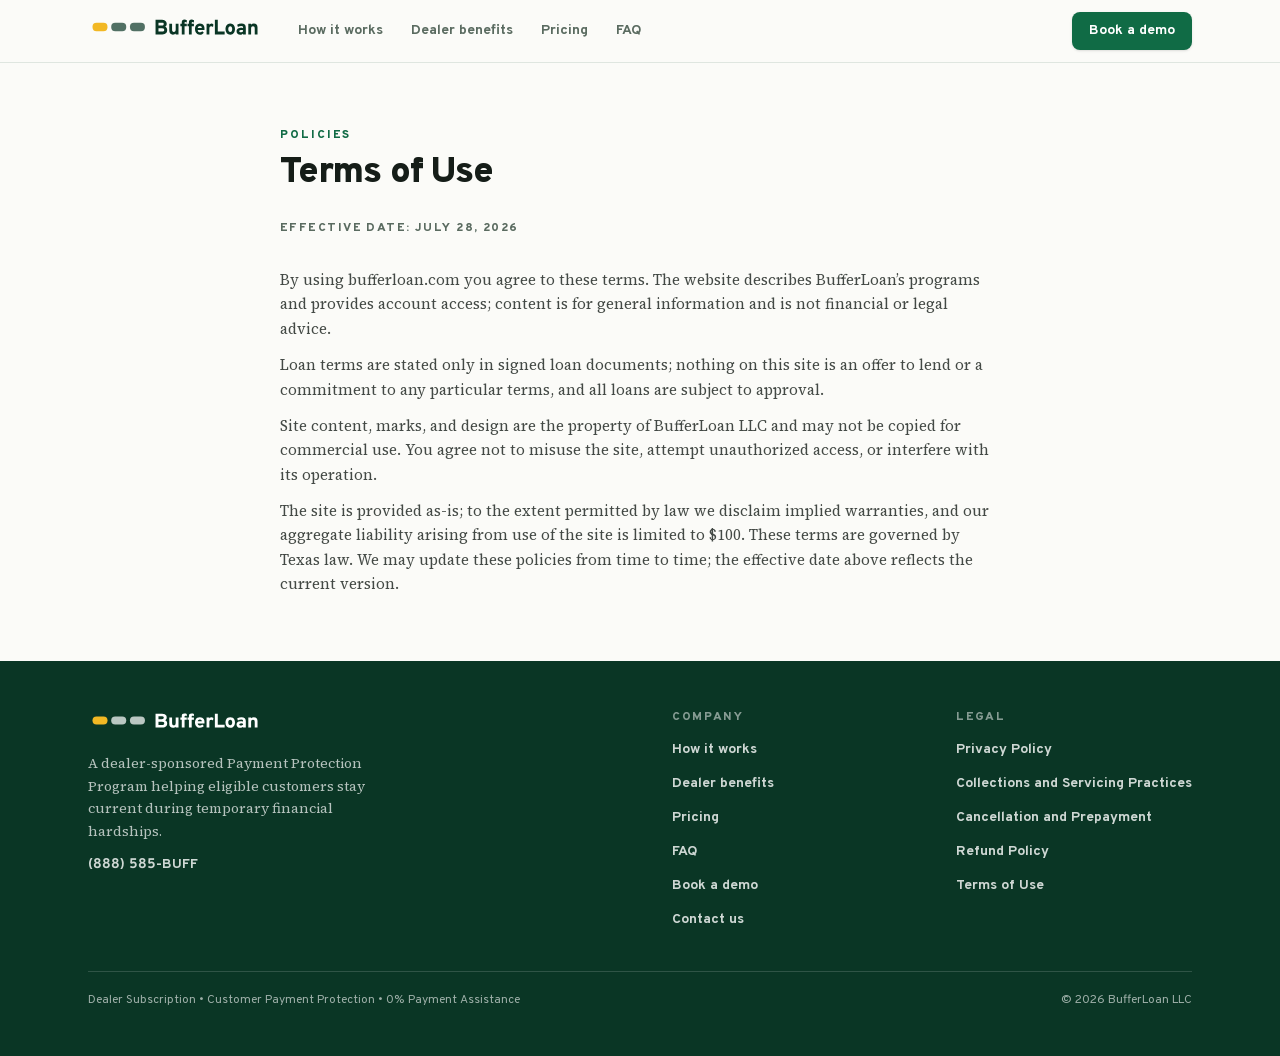
<file: terms/index.html>
<!DOCTYPE html><html lang="en" class="overpass_edce86b0-module__2L9R2G__variable source_serif_4_cadf6f42-module__VW8WSq__variable h-full antialiased"><head><meta charSet="utf-8"/><meta name="viewport" content="width=device-width, initial-scale=1"/><link rel="preload" href="/_next/static/media/68d403cf9f2c68c5-s.p.012bmydply3go.woff2" as="font" crossorigin="" type="font/woff2"/><link rel="preload" href="/_next/static/media/8c686831cca8fbc0-s.p.07m19b7gifklb.woff2" as="font" crossorigin="" type="font/woff2"/><link rel="preload" href="/brand/the-line.svg" as="image"/><link rel="preload" href="/brand/the-line-reversed.svg" as="image"/><link rel="stylesheet" href="/_next/static/chunks/1oa0chi2kvhqr.css" data-precedence="next"/><link rel="preload" as="script" fetchPriority="low" href="/_next/static/chunks/2qhpizdmg6s8c.js"/><script src="/_next/static/chunks/15orcrkp-_9ct.js" async=""></script><script src="/_next/static/chunks/0y-qmi6py9vt0.js" async=""></script><script src="/_next/static/chunks/0iec5q4ack_04.js" async=""></script><script src="/_next/static/chunks/turbopack-066z5xopq8qxh.js" async=""></script><script src="/_next/static/chunks/05-c3ty_6dwfk.js" async=""></script><script src="/_next/static/chunks/14mrh2-p_w84d.js" async=""></script><script src="/_next/static/chunks/2jmejihot6bcg.js" async=""></script><script src="/_next/static/chunks/1rxncug86bump.js" async=""></script><meta name="next-size-adjust" content=""/><title>Terms of Use · BufferLoan</title><meta name="description" content="The terms that govern your use of bufferloan.com, including disclaimers and governing law."/><link rel="icon" href="/favicon.ico?favicon.3bajkpfsarh-3.ico" sizes="32x32" type="image/x-icon"/><link rel="icon" href="/icon.svg?icon.3_c44zs_0z3mo.svg" sizes="any" type="image/svg+xml"/><link rel="apple-touch-icon" href="/apple-icon.png?apple-icon.1vm1npealoe2u.png" sizes="180x180" type="image/png"/><script src="/_next/static/chunks/0cz1d0mv5g_q7.js" noModule=""></script></head><body class="min-h-full flex flex-col"><div hidden=""><!--$--><!--/$--></div><header class="sticky top-0 z-40 border-b border-edge bg-paper/90 backdrop-blur"><div class="mx-auto flex max-w-6xl items-center gap-2 px-4 py-3 sm:px-6"><a aria-label="BufferLoan home" class="shrink-0 rounded-sm" href="/"><span class="inline-flex items-center text-lg"><img src="/brand/the-line.svg" alt="BufferLoan" class="h-[1.3em] w-auto"/></span></a><nav aria-label="Main" class="ml-4 hidden items-center gap-1 md:flex"><a class="rounded-lg px-3 py-2 text-sm font-bold text-muted transition-colors hover:bg-reflect hover:text-sign" href="/how-it-works/">How it works</a><a class="rounded-lg px-3 py-2 text-sm font-bold text-muted transition-colors hover:bg-reflect hover:text-sign" href="/dealer-benefits/">Dealer benefits</a><a class="rounded-lg px-3 py-2 text-sm font-bold text-muted transition-colors hover:bg-reflect hover:text-sign" href="/pricing/">Pricing</a><a class="rounded-lg px-3 py-2 text-sm font-bold text-muted transition-colors hover:bg-reflect hover:text-sign" href="/faq/">FAQ</a></nav><div class="ml-auto flex items-center gap-2"><a class="inline-flex items-center justify-center gap-2 rounded-lg px-4 py-2 text-sm font-bold transition-colors disabled:opacity-50 disabled:pointer-events-none cursor-pointer bg-sign text-white hover:bg-sign-strong border border-transparent shadow-sm max-md:hidden" href="/demo/">Book a demo</a><details class="relative md:hidden"><summary class="inline-flex cursor-pointer list-none items-center justify-center rounded-lg border border-edge bg-white px-3 py-2 text-sm font-bold text-asphalt [&amp;::-webkit-details-marker]:hidden">Menu</summary><div class="absolute right-0 top-[calc(100%+0.5rem)] z-50 w-52 rounded-xl border border-edge bg-white p-2 shadow-lg"><a href="/how-it-works" class="block rounded-lg px-3 py-2 text-sm font-bold text-asphalt hover:bg-reflect">How it works</a><a href="/dealer-benefits" class="block rounded-lg px-3 py-2 text-sm font-bold text-asphalt hover:bg-reflect">Dealer benefits</a><a href="/pricing" class="block rounded-lg px-3 py-2 text-sm font-bold text-asphalt hover:bg-reflect">Pricing</a><a href="/faq" class="block rounded-lg px-3 py-2 text-sm font-bold text-asphalt hover:bg-reflect">FAQ</a><a href="/demo" class="mt-1 block rounded-lg bg-sign px-3 py-2.5 text-center text-sm font-bold text-white shadow-sm hover:bg-sign-strong">Book a demo</a></div></details></div></div></header><main class="flex-1"><div class="mx-auto w-full px-4 pt-12 sm:px-6 sm:pt-16 max-w-3xl"><p class="text-xs font-extrabold uppercase tracking-[0.16em] text-sign">Policies</p><h1 class="mt-2 text-3xl font-black leading-tight tracking-tight text-asphalt sm:text-4xl">Terms of Use</h1></div><div class="mx-auto w-full max-w-3xl px-4 sm:px-6"><p class="mt-6 text-xs font-extrabold uppercase tracking-[0.12em] text-muted">Effective date: <!-- -->July 28, 2026</p></div><section class="mx-auto w-full max-w-3xl px-4 pb-14 pt-8 sm:px-6 sm:pb-16"><div class="space-y-3"><p class="font-serif text-[15px] leading-relaxed text-asphalt/80">By using bufferloan.com you agree to these terms. The website describes BufferLoan’s programs and provides account access; content is for general information and is not financial or legal advice.</p><p class="font-serif text-[15px] leading-relaxed text-asphalt/80">Loan terms are stated only in signed loan documents; nothing on this site is an offer to lend or a commitment to any particular terms, and all loans are subject to approval.</p><p class="font-serif text-[15px] leading-relaxed text-asphalt/80">Site content, marks, and design are the property of BufferLoan LLC and may not be copied for commercial use. You agree not to misuse the site, attempt unauthorized access, or interfere with its operation.</p><p class="font-serif text-[15px] leading-relaxed text-asphalt/80">The site is provided as-is; to the extent permitted by law we disclaim implied warranties, and our aggregate liability arising from use of the site is limited to $100. These terms are governed by Texas law. We may update these policies from time to time; the effective date above reflects the current version.</p></div></section><!--$--><!--/$--></main><footer class="bg-pine"><div class="mx-auto max-w-6xl px-4 py-10 sm:px-6 sm:py-12"><div class="flex flex-wrap items-start justify-between gap-x-12 gap-y-8"><div><span class="inline-flex items-center text-lg"><img src="/brand/the-line-reversed.svg" alt="BufferLoan" class="h-[1.3em] w-auto"/></span><p class="mt-3 max-w-xs font-serif text-sm leading-relaxed text-white/70">A dealer-sponsored Payment Protection Program helping eligible customers stay current during temporary financial hardships.</p><a href="tel:+18885852833" class="mt-3 inline-block rounded-sm text-sm font-bold text-white/80 tabular-nums hover:text-white">(888) 585-BUFF</a></div><nav aria-label="Footer" class="grid gap-x-12 gap-y-8 sm:grid-cols-2"><div><h2 class="text-xs font-extrabold uppercase tracking-[0.14em] text-white/50">Company</h2><ul class="mt-3 space-y-2.5"><li><a class="rounded-sm text-sm font-bold text-white/80 hover:text-white" href="/how-it-works/">How it works</a></li><li><a class="rounded-sm text-sm font-bold text-white/80 hover:text-white" href="/dealer-benefits/">Dealer benefits</a></li><li><a class="rounded-sm text-sm font-bold text-white/80 hover:text-white" href="/pricing/">Pricing</a></li><li><a class="rounded-sm text-sm font-bold text-white/80 hover:text-white" href="/faq/">FAQ</a></li><li><a class="rounded-sm text-sm font-bold text-white/80 hover:text-white" href="/demo/">Book a demo</a></li><li><a class="rounded-sm text-sm font-bold text-white/80 hover:text-white" href="/contact/">Contact us</a></li></ul></div><div><h2 class="text-xs font-extrabold uppercase tracking-[0.14em] text-white/50">Legal</h2><ul class="mt-3 space-y-2.5"><li><a class="rounded-sm text-sm font-bold text-white/80 hover:text-white" href="/privacy/">Privacy Policy</a></li><li><a class="rounded-sm text-sm font-bold text-white/80 hover:text-white" href="/collections/">Collections and Servicing Practices</a></li><li><a class="rounded-sm text-sm font-bold text-white/80 hover:text-white" href="/cancellation/">Cancellation and Prepayment</a></li><li><a class="rounded-sm text-sm font-bold text-white/80 hover:text-white" href="/refunds/">Refund Policy</a></li><li><a class="rounded-sm text-sm font-bold text-white/80 hover:text-white" href="/terms/">Terms of Use</a></li></ul></div></nav></div><div class="mt-10 flex flex-wrap items-center justify-between gap-3 border-t border-white/15 pt-5 text-xs text-white/60"><p>Dealer Subscription • Customer Payment Protection • 0% Payment Assistance</p><p>© 2026 BufferLoan LLC</p></div></div></footer><script src="/_next/static/chunks/2qhpizdmg6s8c.js" id="_R_" async=""></script><script>(self.__next_f=self.__next_f||[]).push([0])</script><script>self.__next_f.push([1,"1:\"$Sreact.fragment\"\n2:I[39756,[\"/_next/static/chunks/05-c3ty_6dwfk.js\",\"/_next/static/chunks/14mrh2-p_w84d.js\"],\"default\"]\n3:I[58298,[\"/_next/static/chunks/05-c3ty_6dwfk.js\",\"/_next/static/chunks/14mrh2-p_w84d.js\",\"/_next/static/chunks/2jmejihot6bcg.js\"],\"default\"]\n4:I[37457,[\"/_next/static/chunks/05-c3ty_6dwfk.js\",\"/_next/static/chunks/14mrh2-p_w84d.js\"],\"default\"]\n5:I[22016,[\"/_next/static/chunks/05-c3ty_6dwfk.js\",\"/_next/static/chunks/14mrh2-p_w84d.js\",\"/_next/static/chunks/1rxncug86bump.js\"],\"\"]\nd:I[68027,[\"/_next/static/chunks/05-c3ty_6dwfk.js\",\"/_next/static/chunks/14mrh2-p_w84d.js\"],\"default\",1]\n:HL[\"/_next/static/chunks/1oa0chi2kvhqr.css\",\"style\"]\n:HL[\"/_next/static/media/68d403cf9f2c68c5-s.p.012bmydply3go.woff2\",\"font\",{\"crossOrigin\":\"\",\"type\":\"font/woff2\"}]\n:HL[\"/_next/static/media/8c686831cca8fbc0-s.p.07m19b7gifklb.woff2\",\"font\",{\"crossOrigin\":\"\",\"type\":\"font/woff2\"}]\n:HL[\"/brand/the-line.svg\",\"image\"]\n"])</script><script>self.__next_f.push([1,"0:{\"P\":null,\"c\":[\"\",\"terms\",\"\"],\"q\":\"\",\"i\":false,\"f\":[[[\"\",{\"children\":[\"(marketing)\",{\"children\":[\"terms\",{\"children\":[\"__PAGE__\",{}]}]}]},\"$undefined\",\"$undefined\",16],[[\"$\",\"$1\",\"c\",{\"children\":[[[\"$\",\"link\",\"0\",{\"rel\":\"stylesheet\",\"href\":\"/_next/static/chunks/1oa0chi2kvhqr.css\",\"precedence\":\"next\",\"crossOrigin\":\"$undefined\",\"nonce\":\"$undefined\"}],[\"$\",\"script\",\"script-0\",{\"src\":\"/_next/static/chunks/05-c3ty_6dwfk.js\",\"async\":true,\"nonce\":\"$undefined\"}],[\"$\",\"script\",\"script-1\",{\"src\":\"/_next/static/chunks/14mrh2-p_w84d.js\",\"async\":true,\"nonce\":\"$undefined\"}]],[\"$\",\"html\",null,{\"lang\":\"en\",\"className\":\"overpass_edce86b0-module__2L9R2G__variable source_serif_4_cadf6f42-module__VW8WSq__variable h-full antialiased\",\"children\":[\"$\",\"body\",null,{\"className\":\"min-h-full flex flex-col\",\"children\":[\"$\",\"$L2\",null,{\"parallelRouterKey\":\"children\",\"error\":\"$3\",\"errorStyles\":[],\"errorScripts\":[[\"$\",\"script\",\"script-0\",{\"src\":\"/_next/static/chunks/2jmejihot6bcg.js\",\"async\":true}]],\"template\":[\"$\",\"$L4\",null,{}],\"templateStyles\":\"$undefined\",\"templateScripts\":\"$undefined\",\"notFound\":[[[\"$\",\"title\",null,{\"children\":\"404: This page could not be found.\"}],[\"$\",\"div\",null,{\"style\":{\"fontFamily\":\"system-ui,\\\"Segoe UI\\\",Roboto,Helvetica,Arial,sans-serif,\\\"Apple Color Emoji\\\",\\\"Segoe UI Emoji\\\"\",\"height\":\"100vh\",\"textAlign\":\"center\",\"display\":\"flex\",\"flexDirection\":\"column\",\"alignItems\":\"center\",\"justifyContent\":\"center\"},\"children\":[\"$\",\"div\",null,{\"children\":[[\"$\",\"style\",null,{\"dangerouslySetInnerHTML\":{\"__html\":\"body{color:#000;background:#fff;margin:0}.next-error-h1{border-right:1px solid rgba(0,0,0,.3)}@media (prefers-color-scheme:dark){body{color:#fff;background:#000}.next-error-h1{border-right:1px solid rgba(255,255,255,.3)}}\"}}],[\"$\",\"h1\",null,{\"className\":\"next-error-h1\",\"style\":{\"display\":\"inline-block\",\"margin\":\"0 20px 0 0\",\"padding\":\"0 23px 0 0\",\"fontSize\":24,\"fontWeight\":500,\"verticalAlign\":\"top\",\"lineHeight\":\"49px\"},\"children\":404}],[\"$\",\"div\",null,{\"style\":{\"display\":\"inline-block\"},\"children\":[\"$\",\"h2\",null,{\"style\":{\"fontSize\":14,\"fontWeight\":400,\"lineHeight\":\"49px\",\"margin\":0},\"children\":\"This page could not be found.\"}]}]]}]}]],[]],\"forbidden\":\"$undefined\",\"unauthorized\":\"$undefined\"}]}]}]]}],{\"children\":[[\"$\",\"$1\",\"c\",{\"children\":[[[\"$\",\"script\",\"script-0\",{\"src\":\"/_next/static/chunks/1rxncug86bump.js\",\"async\":true,\"nonce\":\"$undefined\"}]],[[\"$\",\"header\",null,{\"className\":\"sticky top-0 z-40 border-b border-edge bg-paper/90 backdrop-blur\",\"children\":[\"$\",\"div\",null,{\"className\":\"mx-auto flex max-w-6xl items-center gap-2 px-4 py-3 sm:px-6\",\"children\":[[\"$\",\"$L5\",null,{\"href\":\"/\",\"aria-label\":\"BufferLoan home\",\"className\":\"shrink-0 rounded-sm\",\"children\":[\"$\",\"span\",null,{\"className\":\"inline-flex items-center text-lg\",\"children\":[\"$\",\"img\",null,{\"src\":\"/brand/the-line.svg\",\"alt\":\"BufferLoan\",\"className\":\"h-[1.3em] w-auto\"}]}]}],[\"$\",\"nav\",null,{\"aria-label\":\"Main\",\"className\":\"ml-4 hidden items-center gap-1 md:flex\",\"children\":[[\"$\",\"$L5\",\"/how-it-works\",{\"href\":\"/how-it-works\",\"className\":\"rounded-lg px-3 py-2 text-sm font-bold text-muted transition-colors hover:bg-reflect hover:text-sign\",\"children\":\"How it works\"}],[\"$\",\"$L5\",\"/dealer-benefits\",{\"href\":\"/dealer-benefits\",\"className\":\"rounded-lg px-3 py-2 text-sm font-bold text-muted transition-colors hover:bg-reflect hover:text-sign\",\"children\":\"Dealer benefits\"}],[\"$\",\"$L5\",\"/pricing\",{\"href\":\"/pricing\",\"className\":\"rounded-lg px-3 py-2 text-sm font-bold text-muted transition-colors hover:bg-reflect hover:text-sign\",\"children\":\"Pricing\"}],[\"$\",\"$L5\",\"/faq\",{\"href\":\"/faq\",\"className\":\"rounded-lg px-3 py-2 text-sm font-bold text-muted transition-colors hover:bg-reflect hover:text-sign\",\"children\":\"FAQ\"}]]}],[\"$\",\"div\",null,{\"className\":\"ml-auto flex items-center gap-2\",\"children\":[[\"$\",\"$L5\",null,{\"className\":\"inline-flex items-center justify-center gap-2 rounded-lg px-4 py-2 text-sm font-bold transition-colors disabled:opacity-50 disabled:pointer-events-none cursor-pointer bg-sign text-white hover:bg-sign-strong border border-transparent shadow-sm max-md:hidden\",\"href\":\"/demo\",\"children\":\"Book a demo\"}],[\"$\",\"details\",null,{\"className\":\"relative md:hidden\",\"children\":[[\"$\",\"summary\",null,{\"className\":\"inline-flex cursor-pointer list-none items-center justify-center rounded-lg border border-edge bg-white px-3 py-2 text-sm font-bold text-asphalt [\u0026::-webkit-details-marker]:hidden\",\"children\":\"Menu\"}],\"$L6\"]}]]}]]}]}],\"$L7\",\"$L8\"]]}],{\"children\":[\"$L9\",{\"children\":[\"$La\",{},null,false,null]},null,false,\"$@b\"]},null,false,null]},null,false,null],\"$Lc\",false]],\"m\":\"$undefined\",\"G\":[\"$d\",[\"$Le\"]],\"S\":true,\"h\":null,\"s\":\"$undefined\",\"l\":\"$undefined\",\"p\":\"$undefined\",\"d\":\"$undefined\",\"b\":\"nx3ngakBVeotIeBXF0WIN\"}\n"])</script><script>self.__next_f.push([1,"f:I[97367,[\"/_next/static/chunks/05-c3ty_6dwfk.js\",\"/_next/static/chunks/14mrh2-p_w84d.js\"],\"OutletBoundary\"]\n10:\"$Sreact.suspense\"\n13:I[97367,[\"/_next/static/chunks/05-c3ty_6dwfk.js\",\"/_next/static/chunks/14mrh2-p_w84d.js\"],\"ViewportBoundary\"]\n15:I[97367,[\"/_next/static/chunks/05-c3ty_6dwfk.js\",\"/_next/static/chunks/14mrh2-p_w84d.js\"],\"MetadataBoundary\"]\n:HL[\"/brand/the-line-reversed.svg\",\"image\"]\n6:[\"$\",\"div\",null,{\"className\":\"absolute right-0 top-[calc(100%+0.5rem)] z-50 w-52 rounded-xl border border-edge bg-white p-2 shadow-lg\",\"children\":[[[\"$\",\"a\",\"/how-it-works\",{\"href\":\"/how-it-works\",\"className\":\"block rounded-lg px-3 py-2 text-sm font-bold text-asphalt hover:bg-reflect\",\"children\":\"How it works\"}],[\"$\",\"a\",\"/dealer-benefits\",{\"href\":\"/dealer-benefits\",\"className\":\"block rounded-lg px-3 py-2 text-sm font-bold text-asphalt hover:bg-reflect\",\"children\":\"Dealer benefits\"}],[\"$\",\"a\",\"/pricing\",{\"href\":\"/pricing\",\"className\":\"block rounded-lg px-3 py-2 text-sm font-bold text-asphalt hover:bg-reflect\",\"children\":\"Pricing\"}],[\"$\",\"a\",\"/faq\",{\"href\":\"/faq\",\"className\":\"block rounded-lg px-3 py-2 text-sm font-bold text-asphalt hover:bg-reflect\",\"children\":\"FAQ\"}]],[\"$\",\"a\",null,{\"href\":\"/demo\",\"className\":\"mt-1 block rounded-lg bg-sign px-3 py-2.5 text-center text-sm font-bold text-white shadow-sm hover:bg-sign-strong\",\"children\":\"Book a demo\"}]]}]\n"])</script><script>self.__next_f.push([1,"7:[\"$\",\"main\",null,{\"className\":\"flex-1\",\"children\":[\"$\",\"$L2\",null,{\"parallelRouterKey\":\"children\",\"error\":\"$undefined\",\"errorStyles\":\"$undefined\",\"errorScripts\":\"$undefined\",\"template\":[\"$\",\"$L4\",null,{}],\"templateStyles\":\"$undefined\",\"templateScripts\":\"$undefined\",\"notFound\":[[[\"$\",\"title\",null,{\"children\":\"404: This page could not be found.\"}],[\"$\",\"div\",null,{\"style\":\"$0:f:0:1:0:props:children:1:props:children:props:children:props:notFound:0:1:props:style\",\"children\":[\"$\",\"div\",null,{\"children\":[[\"$\",\"style\",null,{\"dangerouslySetInnerHTML\":{\"__html\":\"body{color:#000;background:#fff;margin:0}.next-error-h1{border-right:1px solid rgba(0,0,0,.3)}@media (prefers-color-scheme:dark){body{color:#fff;background:#000}.next-error-h1{border-right:1px solid rgba(255,255,255,.3)}}\"}}],[\"$\",\"h1\",null,{\"className\":\"next-error-h1\",\"style\":\"$0:f:0:1:0:props:children:1:props:children:props:children:props:notFound:0:1:props:children:props:children:1:props:style\",\"children\":404}],[\"$\",\"div\",null,{\"style\":\"$0:f:0:1:0:props:children:1:props:children:props:children:props:notFound:0:1:props:children:props:children:2:props:style\",\"children\":[\"$\",\"h2\",null,{\"style\":\"$0:f:0:1:0:props:children:1:props:children:props:children:props:notFound:0:1:props:children:props:children:2:props:children:props:style\",\"children\":\"This page could not be found.\"}]}]]}]}]],[]],\"forbidden\":\"$undefined\",\"unauthorized\":\"$undefined\"}]}]\n"])</script><script>self.__next_f.push([1,"8:[\"$\",\"footer\",null,{\"className\":\"bg-pine\",\"children\":[\"$\",\"div\",null,{\"className\":\"mx-auto max-w-6xl px-4 py-10 sm:px-6 sm:py-12\",\"children\":[[\"$\",\"div\",null,{\"className\":\"flex flex-wrap items-start justify-between gap-x-12 gap-y-8\",\"children\":[[\"$\",\"div\",null,{\"children\":[[\"$\",\"span\",null,{\"className\":\"inline-flex items-center text-lg\",\"children\":[\"$\",\"img\",null,{\"src\":\"/brand/the-line-reversed.svg\",\"alt\":\"BufferLoan\",\"className\":\"h-[1.3em] w-auto\"}]}],[\"$\",\"p\",null,{\"className\":\"mt-3 max-w-xs font-serif text-sm leading-relaxed text-white/70\",\"children\":\"A dealer-sponsored Payment Protection Program helping eligible customers stay current during temporary financial hardships.\"}],[\"$\",\"a\",null,{\"href\":\"tel:+18885852833\",\"className\":\"mt-3 inline-block rounded-sm text-sm font-bold text-white/80 tabular-nums hover:text-white\",\"children\":\"(888) 585-BUFF\"}]]}],[\"$\",\"nav\",null,{\"aria-label\":\"Footer\",\"className\":\"grid gap-x-12 gap-y-8 sm:grid-cols-2\",\"children\":[[\"$\",\"div\",\"Company\",{\"children\":[[\"$\",\"h2\",null,{\"className\":\"text-xs font-extrabold uppercase tracking-[0.14em] text-white/50\",\"children\":\"Company\"}],[\"$\",\"ul\",null,{\"className\":\"mt-3 space-y-2.5\",\"children\":[[\"$\",\"li\",\"/how-it-works\",{\"children\":[\"$\",\"$L5\",null,{\"href\":\"/how-it-works\",\"className\":\"rounded-sm text-sm font-bold text-white/80 hover:text-white\",\"children\":\"How it works\"}]}],[\"$\",\"li\",\"/dealer-benefits\",{\"children\":[\"$\",\"$L5\",null,{\"href\":\"/dealer-benefits\",\"className\":\"rounded-sm text-sm font-bold text-white/80 hover:text-white\",\"children\":\"Dealer benefits\"}]}],[\"$\",\"li\",\"/pricing\",{\"children\":[\"$\",\"$L5\",null,{\"href\":\"/pricing\",\"className\":\"rounded-sm text-sm font-bold text-white/80 hover:text-white\",\"children\":\"Pricing\"}]}],[\"$\",\"li\",\"/faq\",{\"children\":[\"$\",\"$L5\",null,{\"href\":\"/faq\",\"className\":\"rounded-sm text-sm font-bold text-white/80 hover:text-white\",\"children\":\"FAQ\"}]}],[\"$\",\"li\",\"/demo\",{\"children\":[\"$\",\"$L5\",null,{\"href\":\"/demo\",\"className\":\"rounded-sm text-sm font-bold text-white/80 hover:text-white\",\"children\":\"Book a demo\"}]}],[\"$\",\"li\",\"/contact\",{\"children\":[\"$\",\"$L5\",null,{\"href\":\"/contact\",\"className\":\"rounded-sm text-sm font-bold text-white/80 hover:text-white\",\"children\":\"Contact us\"}]}]]}]]}],[\"$\",\"div\",\"Legal\",{\"children\":[[\"$\",\"h2\",null,{\"className\":\"text-xs font-extrabold uppercase tracking-[0.14em] text-white/50\",\"children\":\"Legal\"}],[\"$\",\"ul\",null,{\"className\":\"mt-3 space-y-2.5\",\"children\":[[\"$\",\"li\",\"/privacy\",{\"children\":[\"$\",\"$L5\",null,{\"href\":\"/privacy\",\"className\":\"rounded-sm text-sm font-bold text-white/80 hover:text-white\",\"children\":\"Privacy Policy\"}]}],[\"$\",\"li\",\"/collections\",{\"children\":[\"$\",\"$L5\",null,{\"href\":\"/collections\",\"className\":\"rounded-sm text-sm font-bold text-white/80 hover:text-white\",\"children\":\"Collections and Servicing Practices\"}]}],[\"$\",\"li\",\"/cancellation\",{\"children\":[\"$\",\"$L5\",null,{\"href\":\"/cancellation\",\"className\":\"rounded-sm text-sm font-bold text-white/80 hover:text-white\",\"children\":\"Cancellation and Prepayment\"}]}],[\"$\",\"li\",\"/refunds\",{\"children\":[\"$\",\"$L5\",null,{\"href\":\"/refunds\",\"className\":\"rounded-sm text-sm font-bold text-white/80 hover:text-white\",\"children\":\"Refund Policy\"}]}],[\"$\",\"li\",\"/terms\",{\"children\":[\"$\",\"$L5\",null,{\"href\":\"/terms\",\"className\":\"rounded-sm text-sm font-bold text-white/80 hover:text-white\",\"children\":\"Terms of Use\"}]}]]}]]}]]}]]}],[\"$\",\"div\",null,{\"className\":\"mt-10 flex flex-wrap items-center justify-between gap-3 border-t border-white/15 pt-5 text-xs text-white/60\",\"children\":[[\"$\",\"p\",null,{\"children\":\"Dealer Subscription • Customer Payment Protection • 0% Payment Assistance\"}],[\"$\",\"p\",null,{\"children\":\"© 2026 BufferLoan LLC\"}]]}]]}]}]\n"])</script><script>self.__next_f.push([1,"9:[\"$\",\"$1\",\"c\",{\"children\":[null,[\"$\",\"$L2\",null,{\"parallelRouterKey\":\"children\",\"error\":\"$undefined\",\"errorStyles\":\"$undefined\",\"errorScripts\":\"$undefined\",\"template\":[\"$\",\"$L4\",null,{}],\"templateStyles\":\"$undefined\",\"templateScripts\":\"$undefined\",\"notFound\":\"$undefined\",\"forbidden\":\"$undefined\",\"unauthorized\":\"$undefined\"}]]}]\n"])</script><script>self.__next_f.push([1,"a:[\"$\",\"$1\",\"c\",{\"children\":[[[\"$\",\"div\",null,{\"className\":\"mx-auto w-full px-4 pt-12 sm:px-6 sm:pt-16 max-w-3xl\",\"children\":[[\"$\",\"p\",null,{\"className\":\"text-xs font-extrabold uppercase tracking-[0.16em] text-sign\",\"children\":\"Policies\"}],[\"$\",\"h1\",null,{\"className\":\"mt-2 text-3xl font-black leading-tight tracking-tight text-asphalt sm:text-4xl\",\"children\":\"Terms of Use\"}],null]}],[\"$\",\"div\",null,{\"className\":\"mx-auto w-full max-w-3xl px-4 sm:px-6\",\"children\":[\"$\",\"p\",null,{\"className\":\"mt-6 text-xs font-extrabold uppercase tracking-[0.12em] text-muted\",\"children\":[\"Effective date: \",\"July 28, 2026\"]}]}],[\"$\",\"section\",null,{\"className\":\"mx-auto w-full max-w-3xl px-4 pb-14 pt-8 sm:px-6 sm:pb-16\",\"children\":[\"$\",\"div\",null,{\"className\":\"space-y-3\",\"children\":[[\"$\",\"p\",null,{\"className\":\"font-serif text-[15px] leading-relaxed text-asphalt/80\",\"children\":\"By using bufferloan.com you agree to these terms. The website describes BufferLoan’s programs and provides account access; content is for general information and is not financial or legal advice.\"}],[\"$\",\"p\",null,{\"className\":\"font-serif text-[15px] leading-relaxed text-asphalt/80\",\"children\":\"Loan terms are stated only in signed loan documents; nothing on this site is an offer to lend or a commitment to any particular terms, and all loans are subject to approval.\"}],[\"$\",\"p\",null,{\"className\":\"font-serif text-[15px] leading-relaxed text-asphalt/80\",\"children\":\"Site content, marks, and design are the property of BufferLoan LLC and may not be copied for commercial use. You agree not to misuse the site, attempt unauthorized access, or interfere with its operation.\"}],[\"$\",\"p\",null,{\"className\":\"font-serif text-[15px] leading-relaxed text-asphalt/80\",\"children\":\"The site is provided as-is; to the extent permitted by law we disclaim implied warranties, and our aggregate liability arising from use of the site is limited to $100. These terms are governed by Texas law. We may update these policies from time to time; the effective date above reflects the current version.\"}]]}]}]],null,[\"$\",\"$Lf\",null,{\"children\":[\"$\",\"$10\",null,{\"name\":\"Next.MetadataOutlet\",\"children\":\"$@11\"}]}]]}]\n"])</script><script>self.__next_f.push([1,"12:[]\nb:\"$W12\"\nc:[\"$\",\"$1\",\"h\",{\"children\":[null,[\"$\",\"$L13\",null,{\"children\":\"$L14\"}],[\"$\",\"div\",null,{\"hidden\":true,\"children\":[\"$\",\"$L15\",null,{\"children\":[\"$\",\"$10\",null,{\"name\":\"Next.Metadata\",\"children\":\"$L16\"}]}]}],[\"$\",\"meta\",null,{\"name\":\"next-size-adjust\",\"content\":\"\"}]]}]\ne:[\"$\",\"link\",\"0\",{\"rel\":\"stylesheet\",\"href\":\"/_next/static/chunks/1oa0chi2kvhqr.css\",\"precedence\":\"next\",\"crossOrigin\":\"$undefined\",\"nonce\":\"$undefined\"}]\n"])</script><script>self.__next_f.push([1,"14:[[\"$\",\"meta\",\"0\",{\"charSet\":\"utf-8\"}],[\"$\",\"meta\",\"1\",{\"name\":\"viewport\",\"content\":\"width=device-width, initial-scale=1\"}]]\n"])</script><script>self.__next_f.push([1,"17:I[27201,[\"/_next/static/chunks/05-c3ty_6dwfk.js\",\"/_next/static/chunks/14mrh2-p_w84d.js\"],\"IconMark\"]\n11:null\n16:[[\"$\",\"title\",\"0\",{\"children\":\"Terms of Use · BufferLoan\"}],[\"$\",\"meta\",\"1\",{\"name\":\"description\",\"content\":\"The terms that govern your use of bufferloan.com, including disclaimers and governing law.\"}],[\"$\",\"link\",\"2\",{\"rel\":\"icon\",\"href\":\"/favicon.ico?favicon.3bajkpfsarh-3.ico\",\"sizes\":\"32x32\",\"type\":\"image/x-icon\"}],[\"$\",\"link\",\"3\",{\"rel\":\"icon\",\"href\":\"/icon.svg?icon.3_c44zs_0z3mo.svg\",\"sizes\":\"any\",\"type\":\"image/svg+xml\"}],[\"$\",\"link\",\"4\",{\"rel\":\"apple-touch-icon\",\"href\":\"/apple-icon.png?apple-icon.1vm1npealoe2u.png\",\"sizes\":\"180x180\",\"type\":\"image/png\"}],[\"$\",\"$L17\",\"5\",{}]]\n"])</script></body></html>
</file>
<file: _next/static/chunks/1oa0chi2kvhqr.css>
@font-face{font-family:Overpass;font-style:normal;font-weight:100 900;font-display:swap;src:url(../media/3cb665d501b8f698-s.0w1g2t38o07r2.woff2)format("woff2");unicode-range:U+460-52F,U+1C80-1C8A,U+20B4,U+2DE0-2DFF,U+A640-A69F,U+FE2E-FE2F}@font-face{font-family:Overpass;font-style:normal;font-weight:100 900;font-display:swap;src:url(../media/1807ddda53c489fb-s.0-x34al75gx_9.woff2)format("woff2");unicode-range:U+301,U+400-45F,U+490-491,U+4B0-4B1,U+2116}@font-face{font-family:Overpass;font-style:normal;font-weight:100 900;font-display:swap;src:url(../media/bdce30ed8d477cec-s.2h4g3iym7k66g.woff2)format("woff2");unicode-range:U+102-103,U+110-111,U+128-129,U+168-169,U+1A0-1A1,U+1AF-1B0,U+300-301,U+303-304,U+308-309,U+323,U+329,U+1EA0-1EF9,U+20AB}@font-face{font-family:Overpass;font-style:normal;font-weight:100 900;font-display:swap;src:url(../media/b714fc4ca4e4599c-s.3qb1plpz5k2hm.woff2)format("woff2");unicode-range:U+100-2BA,U+2BD-2C5,U+2C7-2CC,U+2CE-2D7,U+2DD-2FF,U+304,U+308,U+329,U+1D00-1DBF,U+1E00-1E9F,U+1EF2-1EFF,U+2020,U+20A0-20AB,U+20AD-20C4,U+2113,U+2C60-2C7F,U+A720-A7FF}@font-face{font-family:Overpass;font-style:normal;font-weight:100 900;font-display:swap;src:url(../media/8c686831cca8fbc0-s.p.07m19b7gifklb.woff2)format("woff2");unicode-range:U+??,U+131,U+152-153,U+2BB-2BC,U+2C6,U+2DA,U+2DC,U+304,U+308,U+329,U+2000-206F,U+20AC,U+2122,U+2191,U+2193,U+2212,U+2215,U+FEFF,U+FFFD}@font-face{font-family:Overpass Fallback;src:local(Arial);ascent-override:87.67%;descent-override:38.03%;line-gap-override:0.0%;size-adjust:100.72%}.overpass_edce86b0-module__2L9R2G__className{font-family:Overpass,Overpass Fallback;font-style:normal}.overpass_edce86b0-module__2L9R2G__variable{--font-overpass:"Overpass", "Overpass Fallback"}
@font-face{font-family:"Source Serif 4";font-style:normal;font-weight:200 900;font-display:swap;src:url(../media/20aee433927f7d4b-s.22-vwy_zcz7be.woff2)format("woff2");unicode-range:U+460-52F,U+1C80-1C8A,U+20B4,U+2DE0-2DFF,U+A640-A69F,U+FE2E-FE2F}@font-face{font-family:"Source Serif 4";font-style:normal;font-weight:200 900;font-display:swap;src:url(../media/256e1f7f180674ba-s.3_q_pmj-3v7pv.woff2)format("woff2");unicode-range:U+301,U+400-45F,U+490-491,U+4B0-4B1,U+2116}@font-face{font-family:"Source Serif 4";font-style:normal;font-weight:200 900;font-display:swap;src:url(../media/be3bf58b83159894-s.0kupvvif_223v.woff2)format("woff2");unicode-range:U+370-377,U+37A-37F,U+384-38A,U+38C,U+38E-3A1,U+3A3-3FF}@font-face{font-family:"Source Serif 4";font-style:normal;font-weight:200 900;font-display:swap;src:url(../media/753b6407f468151f-s.11jlrhjosin9v.woff2)format("woff2");unicode-range:U+102-103,U+110-111,U+128-129,U+168-169,U+1A0-1A1,U+1AF-1B0,U+300-301,U+303-304,U+308-309,U+323,U+329,U+1EA0-1EF9,U+20AB}@font-face{font-family:"Source Serif 4";font-style:normal;font-weight:200 900;font-display:swap;src:url(../media/292081311a6a8abc-s.3z1vcboutudqk.woff2)format("woff2");unicode-range:U+100-2BA,U+2BD-2C5,U+2C7-2CC,U+2CE-2D7,U+2DD-2FF,U+304,U+308,U+329,U+1D00-1DBF,U+1E00-1E9F,U+1EF2-1EFF,U+2020,U+20A0-20AB,U+20AD-20C4,U+2113,U+2C60-2C7F,U+A720-A7FF}@font-face{font-family:"Source Serif 4";font-style:normal;font-weight:200 900;font-display:swap;src:url(../media/68d403cf9f2c68c5-s.p.012bmydply3go.woff2)format("woff2");unicode-range:U+??,U+131,U+152-153,U+2BB-2BC,U+2C6,U+2DA,U+2DC,U+304,U+308,U+329,U+2000-206F,U+20AC,U+2122,U+2191,U+2193,U+2212,U+2215,U+FEFF,U+FFFD}@font-face{font-family:"Source Serif 4 Fallback";src:local(Times New Roman);ascent-override:87.87%;descent-override:28.41%;line-gap-override:0.0%;size-adjust:117.91%}.source_serif_4_cadf6f42-module__VW8WSq__className{font-family:"Source Serif 4","Source Serif 4 Fallback";font-style:normal}.source_serif_4_cadf6f42-module__VW8WSq__variable{--font-source-serif:"Source Serif 4", "Source Serif 4 Fallback"}
@layer properties{@supports (((-webkit-hyphens:none)) and (not (margin-trim:inline))) or ((-moz-orient:inline) and (not (color:rgb(from red r g b)))){*,:before,:after,::backdrop{--tw-rotate-x:initial;--tw-rotate-y:initial;--tw-rotate-z:initial;--tw-skew-x:initial;--tw-skew-y:initial;--tw-space-y-reverse:0;--tw-border-style:solid;--tw-gradient-position:initial;--tw-gradient-from:#0000;--tw-gradient-via:#0000;--tw-gradient-to:#0000;--tw-gradient-stops:initial;--tw-gradient-via-stops:initial;--tw-gradient-from-position:0%;--tw-gradient-via-position:50%;--tw-gradient-to-position:100%;--tw-leading:initial;--tw-font-weight:initial;--tw-tracking:initial;--tw-ordinal:initial;--tw-slashed-zero:initial;--tw-numeric-figure:initial;--tw-numeric-spacing:initial;--tw-numeric-fraction:initial;--tw-shadow:0 0 #0000;--tw-shadow-color:initial;--tw-shadow-alpha:100%;--tw-inset-shadow:0 0 #0000;--tw-inset-shadow-color:initial;--tw-inset-shadow-alpha:100%;--tw-ring-color:initial;--tw-ring-shadow:0 0 #0000;--tw-inset-ring-color:initial;--tw-inset-ring-shadow:0 0 #0000;--tw-ring-inset:initial;--tw-ring-offset-width:0px;--tw-ring-offset-color:#fff;--tw-ring-offset-shadow:0 0 #0000;--tw-blur:initial;--tw-brightness:initial;--tw-contrast:initial;--tw-grayscale:initial;--tw-hue-rotate:initial;--tw-invert:initial;--tw-opacity:initial;--tw-saturate:initial;--tw-sepia:initial;--tw-drop-shadow:initial;--tw-drop-shadow-color:initial;--tw-drop-shadow-alpha:100%;--tw-drop-shadow-size:initial;--tw-backdrop-blur:initial;--tw-backdrop-brightness:initial;--tw-backdrop-contrast:initial;--tw-backdrop-grayscale:initial;--tw-backdrop-hue-rotate:initial;--tw-backdrop-invert:initial;--tw-backdrop-opacity:initial;--tw-backdrop-saturate:initial;--tw-backdrop-sepia:initial;--tw-outline-style:solid}}}@layer theme{:root,:host{--font-sans:var(--font-overpass), ui-sans-serif, system-ui, sans-serif;--font-serif:var(--font-source-serif), Georgia, serif;--font-mono:ui-monospace, SFMono-Regular, Menlo, Monaco, Consolas, "Liberation Mono", "Courier New", monospace;--color-white:#fff;--spacing:.25rem;--container-xs:20rem;--container-md:28rem;--container-xl:36rem;--container-2xl:42rem;--container-3xl:48rem;--container-5xl:64rem;--container-6xl:72rem;--text-xs:.75rem;--text-xs--line-height:calc(1 / .75);--text-sm:.875rem;--text-sm--line-height:calc(1.25 / .875);--text-base:1rem;--text-base--line-height:calc(1.5 / 1);--text-lg:1.125rem;--text-lg--line-height:calc(1.75 / 1.125);--text-xl:1.25rem;--text-xl--line-height:calc(1.75 / 1.25);--text-2xl:1.5rem;--text-2xl--line-height:calc(2 / 1.5);--text-3xl:1.875rem;--text-3xl--line-height:calc(2.25 / 1.875);--text-4xl:2.25rem;--text-4xl--line-height:calc(2.5 / 2.25);--text-5xl:3rem;--text-5xl--line-height:1;--font-weight-semibold:600;--font-weight-bold:700;--font-weight-extrabold:800;--font-weight-black:900;--tracking-tight:-.025em;--tracking-wide:.025em;--leading-tight:1.25;--leading-snug:1.375;--leading-relaxed:1.625;--radius-sm:.25rem;--radius-lg:.5rem;--radius-xl:.75rem;--radius-2xl:1rem;--radius-3xl:1.5rem;--default-transition-duration:.15s;--default-transition-timing-function:cubic-bezier(.4, 0, .2, 1);--default-font-family:var(--font-sans);--default-mono-font-family:var(--font-mono);--color-pine:#0a3625;--color-pine-soft:#12452f;--color-sign:#106b45;--color-sign-strong:#0b5436;--color-reflect:#eaf3ee;--color-amber:#f2b824;--color-amber-deep:#7d5a00;--color-asphalt:#151d18;--color-muted:#5a6b60;--color-edge:#dfe6e0;--color-paper:#fbfbf8;--color-danger:#b3362b;--color-danger-soft:#fbeeec;--color-info:#22537a;--color-info-soft:#e9f0f6}}@layer base{*,:after,:before,::backdrop{box-sizing:border-box;border:0 solid;margin:0;padding:0}::file-selector-button{box-sizing:border-box;border:0 solid;margin:0;padding:0}html,:host{-webkit-text-size-adjust:100%;tab-size:4;line-height:1.5;font-family:var(--default-font-family,ui-sans-serif, system-ui, sans-serif, "Apple Color Emoji", "Segoe UI Emoji", "Segoe UI Symbol", "Noto Color Emoji");font-feature-settings:var(--default-font-feature-settings,normal);font-variation-settings:var(--default-font-variation-settings,normal);-webkit-tap-highlight-color:transparent}hr{height:0;color:inherit;border-top-width:1px}abbr:where([title]){-webkit-text-decoration:underline dotted;text-decoration:underline dotted}h1,h2,h3,h4,h5,h6{font-size:inherit;font-weight:inherit}a{color:inherit;-webkit-text-decoration:inherit;-webkit-text-decoration:inherit;-webkit-text-decoration:inherit;-webkit-text-decoration:inherit;text-decoration:inherit}b,strong{font-weight:bolder}code,kbd,samp,pre{font-family:var(--default-mono-font-family,ui-monospace, SFMono-Regular, Menlo, Monaco, Consolas, "Liberation Mono", "Courier New", monospace);font-feature-settings:var(--default-mono-font-feature-settings,normal);font-variation-settings:var(--default-mono-font-variation-settings,normal);font-size:1em}small{font-size:80%}sub,sup{vertical-align:baseline;font-size:75%;line-height:0;position:relative}sub{bottom:-.25em}sup{top:-.5em}table{text-indent:0;border-color:inherit;border-collapse:collapse}:-moz-focusring{outline:auto}progress{vertical-align:baseline}summary{display:list-item}ol,ul,menu{list-style:none}img,svg,video,canvas,audio,iframe,embed,object{vertical-align:middle;display:block}img,video{max-width:100%;height:auto}button,input,select,optgroup,textarea{font:inherit;font-feature-settings:inherit;font-variation-settings:inherit;letter-spacing:inherit;color:inherit;opacity:1;background-color:#0000;border-radius:0}::file-selector-button{font:inherit;font-feature-settings:inherit;font-variation-settings:inherit;letter-spacing:inherit;color:inherit;opacity:1;background-color:#0000;border-radius:0}:where(select:is([multiple],[size])) optgroup{font-weight:bolder}:where(select:is([multiple],[size])) optgroup option{padding-inline-start:20px}::file-selector-button{margin-inline-end:4px}::placeholder{opacity:1}@supports (not ((-webkit-appearance:-apple-pay-button))) or (contain-intrinsic-size:1px){::placeholder{color:currentColor}@supports (color:color-mix(in lab, red, red)){::placeholder{color:color-mix(in oklab, currentcolor 50%, transparent)}}}textarea{resize:vertical}::-webkit-search-decoration{-webkit-appearance:none}::-webkit-date-and-time-value{min-height:1lh;text-align:inherit}::-webkit-datetime-edit{display:inline-flex}::-webkit-datetime-edit-fields-wrapper{padding:0}::-webkit-datetime-edit{padding-block:0}::-webkit-datetime-edit-year-field{padding-block:0}::-webkit-datetime-edit-month-field{padding-block:0}::-webkit-datetime-edit-day-field{padding-block:0}::-webkit-datetime-edit-hour-field{padding-block:0}::-webkit-datetime-edit-minute-field{padding-block:0}::-webkit-datetime-edit-second-field{padding-block:0}::-webkit-datetime-edit-millisecond-field{padding-block:0}::-webkit-datetime-edit-meridiem-field{padding-block:0}::-webkit-calendar-picker-indicator{line-height:1}:-moz-ui-invalid{box-shadow:none}button,input:where([type=button],[type=reset],[type=submit]){appearance:button}::file-selector-button{appearance:button}::-webkit-inner-spin-button{height:auto}::-webkit-outer-spin-button{height:auto}[hidden]:where(:not([hidden=until-found])){display:none!important}}@layer components;@layer utilities{.\@container{container-type:inline-size}.pointer-events-none{pointer-events:none}.visible{visibility:visible}.absolute{position:absolute}.fixed{position:fixed}.relative{position:relative}.static{position:static}.sticky{position:sticky}.inset-0{inset:0}.inset-x-0{inset-inline:0}.inset-y-0{inset-block:0}.top-0{top:0}.top-\[calc\(100\%\+0\.5rem\)\]{top:calc(100% + .5rem)}.right-0{right:0}.bottom-0{bottom:0}.z-20{z-index:20}.z-40{z-index:40}.z-50{z-index:50}.container{width:100%}@media (min-width:40rem){.container{max-width:40rem}}@media (min-width:48rem){.container{max-width:48rem}}@media (min-width:64rem){.container{max-width:64rem}}@media (min-width:80rem){.container{max-width:80rem}}@media (min-width:96rem){.container{max-width:96rem}}.-mx-1{margin-inline:calc(var(--spacing) * -1)}.mx-auto{margin-inline:auto}.mt-0\.5{margin-top:calc(var(--spacing) * .5)}.mt-1{margin-top:var(--spacing)}.mt-1\.5{margin-top:calc(var(--spacing) * 1.5)}.mt-2{margin-top:calc(var(--spacing) * 2)}.mt-2\.5{margin-top:calc(var(--spacing) * 2.5)}.mt-3{margin-top:calc(var(--spacing) * 3)}.mt-4{margin-top:calc(var(--spacing) * 4)}.mt-5{margin-top:calc(var(--spacing) * 5)}.mt-6{margin-top:calc(var(--spacing) * 6)}.mt-8{margin-top:calc(var(--spacing) * 8)}.mt-9{margin-top:calc(var(--spacing) * 9)}.mt-10{margin-top:calc(var(--spacing) * 10)}.mt-12{margin-top:calc(var(--spacing) * 12)}.mb-1{margin-bottom:var(--spacing)}.mb-2{margin-bottom:calc(var(--spacing) * 2)}.mb-4{margin-bottom:calc(var(--spacing) * 4)}.mb-6{margin-bottom:calc(var(--spacing) * 6)}.ml-1\.5{margin-left:calc(var(--spacing) * 1.5)}.ml-4{margin-left:calc(var(--spacing) * 4)}.ml-auto{margin-left:auto}.box-border{box-sizing:border-box}.block{display:block}.flex{display:flex}.grid{display:grid}.hidden{display:none}.inline{display:inline}.inline-block{display:inline-block}.inline-flex{display:inline-flex}.table{display:table}.aspect-\[16\/10\]{aspect-ratio:16/10}.size-3{width:calc(var(--spacing) * 3);height:calc(var(--spacing) * 3)}.size-3\.5{width:calc(var(--spacing) * 3.5);height:calc(var(--spacing) * 3.5)}.size-4{width:calc(var(--spacing) * 4);height:calc(var(--spacing) * 4)}.size-9{width:calc(var(--spacing) * 9);height:calc(var(--spacing) * 9)}.size-\[18px\]{width:18px;height:18px}.h-1\/3{height:33.3333%}.h-3\/5{height:60%}.h-5{height:calc(var(--spacing) * 5)}.h-6{height:calc(var(--spacing) * 6)}.h-8{height:calc(var(--spacing) * 8)}.h-10{height:calc(var(--spacing) * 10)}.h-16{height:calc(var(--spacing) * 16)}.h-\[1\.3em\]{height:1.3em}.h-auto{height:auto}.h-full{height:100%}.min-h-10{min-height:calc(var(--spacing) * 10)}.min-h-24{min-height:calc(var(--spacing) * 24)}.min-h-full{min-height:100%}.min-h-screen{min-height:100vh}.w-5{width:calc(var(--spacing) * 5)}.w-6{width:calc(var(--spacing) * 6)}.w-8{width:calc(var(--spacing) * 8)}.w-10{width:calc(var(--spacing) * 10)}.w-52{width:calc(var(--spacing) * 52)}.w-\[55\%\]{width:55%}.w-auto{width:auto}.w-full{width:100%}.max-w-2xl{max-width:var(--container-2xl)}.max-w-3xl{max-width:var(--container-3xl)}.max-w-5xl{max-width:var(--container-5xl)}.max-w-6xl{max-width:var(--container-6xl)}.max-w-full{max-width:100%}.max-w-md{max-width:var(--container-md)}.max-w-xl{max-width:var(--container-xl)}.max-w-xs{max-width:var(--container-xs)}.min-w-0{min-width:0}.flex-1{flex:1}.shrink-0{flex-shrink:0}.grow{flex-grow:1}.transform{transform:var(--tw-rotate-x,) var(--tw-rotate-y,) var(--tw-rotate-z,) var(--tw-skew-x,) var(--tw-skew-y,)}.cursor-not-allowed{cursor:not-allowed}.cursor-pointer{cursor:pointer}.list-none{list-style-type:none}.grid-cols-1{grid-template-columns:repeat(1,minmax(0,1fr))}.flex-col{flex-direction:column}.flex-wrap{flex-wrap:wrap}.items-baseline{align-items:baseline}.items-center{align-items:center}.items-end{align-items:flex-end}.items-start{align-items:flex-start}.justify-between{justify-content:space-between}.justify-center{justify-content:center}.gap-0\.5{gap:calc(var(--spacing) * .5)}.gap-1{gap:var(--spacing)}.gap-1\.5{gap:calc(var(--spacing) * 1.5)}.gap-2{gap:calc(var(--spacing) * 2)}.gap-2\.5{gap:calc(var(--spacing) * 2.5)}.gap-3{gap:calc(var(--spacing) * 3)}.gap-3\.5{gap:calc(var(--spacing) * 3.5)}.gap-4{gap:calc(var(--spacing) * 4)}.gap-5{gap:calc(var(--spacing) * 5)}.gap-6{gap:calc(var(--spacing) * 6)}:where(.space-y-2>:not(:last-child)){--tw-space-y-reverse:0;margin-block-start:calc(calc(var(--spacing) * 2) * var(--tw-space-y-reverse));margin-block-end:calc(calc(var(--spacing) * 2) * calc(1 - var(--tw-space-y-reverse)))}:where(.space-y-2\.5>:not(:last-child)){--tw-space-y-reverse:0;margin-block-start:calc(calc(var(--spacing) * 2.5) * var(--tw-space-y-reverse));margin-block-end:calc(calc(var(--spacing) * 2.5) * calc(1 - var(--tw-space-y-reverse)))}:where(.space-y-3>:not(:last-child)){--tw-space-y-reverse:0;margin-block-start:calc(calc(var(--spacing) * 3) * var(--tw-space-y-reverse));margin-block-end:calc(calc(var(--spacing) * 3) * calc(1 - var(--tw-space-y-reverse)))}:where(.space-y-9>:not(:last-child)){--tw-space-y-reverse:0;margin-block-start:calc(calc(var(--spacing) * 9) * var(--tw-space-y-reverse));margin-block-end:calc(calc(var(--spacing) * 9) * calc(1 - var(--tw-space-y-reverse)))}:where(.space-y-10>:not(:last-child)){--tw-space-y-reverse:0;margin-block-start:calc(calc(var(--spacing) * 10) * var(--tw-space-y-reverse));margin-block-end:calc(calc(var(--spacing) * 10) * calc(1 - var(--tw-space-y-reverse)))}.gap-x-2{column-gap:calc(var(--spacing) * 2)}.gap-x-4{column-gap:calc(var(--spacing) * 4)}.gap-x-8{column-gap:calc(var(--spacing) * 8)}.gap-x-12{column-gap:calc(var(--spacing) * 12)}.gap-y-3{row-gap:calc(var(--spacing) * 3)}.gap-y-8{row-gap:calc(var(--spacing) * 8)}.truncate{text-overflow:ellipsis;white-space:nowrap;overflow:hidden}.overflow-hidden{overflow:hidden}.overflow-x-auto{overflow-x:auto}.rounded{border-radius:.25rem}.rounded-2xl{border-radius:var(--radius-2xl)}.rounded-3xl{border-radius:var(--radius-3xl)}.rounded-full{border-radius:3.40282e38px}.rounded-lg{border-radius:var(--radius-lg)}.rounded-sm{border-radius:var(--radius-sm)}.rounded-xl{border-radius:var(--radius-xl)}.border{border-style:var(--tw-border-style);border-width:1px}.border-2{border-style:var(--tw-border-style);border-width:2px}.border-t{border-top-style:var(--tw-border-style);border-top-width:1px}.border-b{border-bottom-style:var(--tw-border-style);border-bottom-width:1px}.border-dashed{--tw-border-style:dashed;border-style:dashed}.border-amber\/40{border-color:#f2b82466}@supports (color:color-mix(in lab, red, red)){.border-amber\/40{border-color:color-mix(in oklab, var(--color-amber) 40%, transparent)}}.border-danger\/25{border-color:#b3362b40}@supports (color:color-mix(in lab, red, red)){.border-danger\/25{border-color:color-mix(in oklab, var(--color-danger) 25%, transparent)}}.border-danger\/30{border-color:#b3362b4d}@supports (color:color-mix(in lab, red, red)){.border-danger\/30{border-color:color-mix(in oklab, var(--color-danger) 30%, transparent)}}.border-danger\/40{border-color:#b3362b66}@supports (color:color-mix(in lab, red, red)){.border-danger\/40{border-color:color-mix(in oklab, var(--color-danger) 40%, transparent)}}.border-edge{border-color:var(--color-edge)}.border-edge\/60{border-color:#dfe6e099}@supports (color:color-mix(in lab, red, red)){.border-edge\/60{border-color:color-mix(in oklab, var(--color-edge) 60%, transparent)}}.border-info\/20{border-color:#22537a33}@supports (color:color-mix(in lab, red, red)){.border-info\/20{border-color:color-mix(in oklab, var(--color-info) 20%, transparent)}}.border-sign\/25{border-color:#106b4540}@supports (color:color-mix(in lab, red, red)){.border-sign\/25{border-color:color-mix(in oklab, var(--color-sign) 25%, transparent)}}.border-transparent{border-color:#0000}.border-white\/15{border-color:#ffffff26}@supports (color:color-mix(in lab, red, red)){.border-white\/15{border-color:color-mix(in oklab, var(--color-white) 15%, transparent)}}.border-white\/25{border-color:#ffffff40}@supports (color:color-mix(in lab, red, red)){.border-white\/25{border-color:color-mix(in oklab, var(--color-white) 25%, transparent)}}.border-white\/40{border-color:#fff6}@supports (color:color-mix(in lab, red, red)){.border-white\/40{border-color:color-mix(in oklab, var(--color-white) 40%, transparent)}}.bg-amber{background-color:var(--color-amber)}.bg-amber\/15{background-color:#f2b82426}@supports (color:color-mix(in lab, red, red)){.bg-amber\/15{background-color:color-mix(in oklab, var(--color-amber) 15%, transparent)}}.bg-asphalt\/5{background-color:#151d180d}@supports (color:color-mix(in lab, red, red)){.bg-asphalt\/5{background-color:color-mix(in oklab, var(--color-asphalt) 5%, transparent)}}.bg-danger-soft{background-color:var(--color-danger-soft)}.bg-info-soft{background-color:var(--color-info-soft)}.bg-paper{background-color:var(--color-paper)}.bg-paper\/90{background-color:#fbfbf8e6}@supports (color:color-mix(in lab, red, red)){.bg-paper\/90{background-color:color-mix(in oklab, var(--color-paper) 90%, transparent)}}.bg-pine{background-color:var(--color-pine)}.bg-pine-soft{background-color:var(--color-pine-soft)}.bg-pine\/10{background-color:#0a36251a}@supports (color:color-mix(in lab, red, red)){.bg-pine\/10{background-color:color-mix(in oklab, var(--color-pine) 10%, transparent)}}.bg-pine\/15{background-color:#0a362526}@supports (color:color-mix(in lab, red, red)){.bg-pine\/15{background-color:color-mix(in oklab, var(--color-pine) 15%, transparent)}}.bg-reflect{background-color:var(--color-reflect)}.bg-sign{background-color:var(--color-sign)}.bg-transparent{background-color:#0000}.bg-white{background-color:var(--color-white)}.bg-white\/60{background-color:#fff9}@supports (color:color-mix(in lab, red, red)){.bg-white\/60{background-color:color-mix(in oklab, var(--color-white) 60%, transparent)}}.bg-gradient-to-b{--tw-gradient-position:to bottom in oklab;background-image:linear-gradient(var(--tw-gradient-stops))}.bg-gradient-to-r{--tw-gradient-position:to right in oklab;background-image:linear-gradient(var(--tw-gradient-stops))}.bg-gradient-to-t{--tw-gradient-position:to top in oklab;background-image:linear-gradient(var(--tw-gradient-stops))}.from-pine{--tw-gradient-from:var(--color-pine);--tw-gradient-stops:var(--tw-gradient-via-stops,var(--tw-gradient-position), var(--tw-gradient-from) var(--tw-gradient-from-position), var(--tw-gradient-to) var(--tw-gradient-to-position))}.from-pine\/45{--tw-gradient-from:#0a362573}@supports (color:color-mix(in lab, red, red)){.from-pine\/45{--tw-gradient-from:color-mix(in oklab, var(--color-pine) 45%, transparent)}}.from-pine\/45{--tw-gradient-stops:var(--tw-gradient-via-stops,var(--tw-gradient-position), var(--tw-gradient-from) var(--tw-gradient-from-position), var(--tw-gradient-to) var(--tw-gradient-to-position))}.from-pine\/55{--tw-gradient-from:#0a36258c}@supports (color:color-mix(in lab, red, red)){.from-pine\/55{--tw-gradient-from:color-mix(in oklab, var(--color-pine) 55%, transparent)}}.from-pine\/55{--tw-gradient-stops:var(--tw-gradient-via-stops,var(--tw-gradient-position), var(--tw-gradient-from) var(--tw-gradient-from-position), var(--tw-gradient-to) var(--tw-gradient-to-position))}.from-5\%{--tw-gradient-from-position:5%}.via-pine\/55{--tw-gradient-via:#0a36258c}@supports (color:color-mix(in lab, red, red)){.via-pine\/55{--tw-gradient-via:color-mix(in oklab, var(--color-pine) 55%, transparent)}}.via-pine\/55{--tw-gradient-via-stops:var(--tw-gradient-position), var(--tw-gradient-from) var(--tw-gradient-from-position), var(--tw-gradient-via) var(--tw-gradient-via-position), var(--tw-gradient-to) var(--tw-gradient-to-position);--tw-gradient-stops:var(--tw-gradient-via-stops)}.via-pine\/60{--tw-gradient-via:#0a362599}@supports (color:color-mix(in lab, red, red)){.via-pine\/60{--tw-gradient-via:color-mix(in oklab, var(--color-pine) 60%, transparent)}}.via-pine\/60{--tw-gradient-via-stops:var(--tw-gradient-position), var(--tw-gradient-from) var(--tw-gradient-from-position), var(--tw-gradient-via) var(--tw-gradient-via-position), var(--tw-gradient-to) var(--tw-gradient-to-position);--tw-gradient-stops:var(--tw-gradient-via-stops)}.via-45\%{--tw-gradient-via-position:45%}.to-pine\/0{--tw-gradient-to:#0000}@supports (color:color-mix(in lab, red, red)){.to-pine\/0{--tw-gradient-to:color-mix(in oklab, var(--color-pine) 0%, transparent)}}.to-pine\/0{--tw-gradient-stops:var(--tw-gradient-via-stops,var(--tw-gradient-position), var(--tw-gradient-from) var(--tw-gradient-from-position), var(--tw-gradient-to) var(--tw-gradient-to-position))}.object-cover{object-fit:cover}.object-\[50\%_35\%\]{object-position:50% 35%}.object-\[62\%_38\%\]{object-position:62% 38%}.p-2{padding:calc(var(--spacing) * 2)}.p-4{padding:calc(var(--spacing) * 4)}.p-6{padding:calc(var(--spacing) * 6)}.px-1{padding-inline:var(--spacing)}.px-2{padding-inline:calc(var(--spacing) * 2)}.px-2\.5{padding-inline:calc(var(--spacing) * 2.5)}.px-3{padding-inline:calc(var(--spacing) * 3)}.px-4{padding-inline:calc(var(--spacing) * 4)}.px-5{padding-inline:calc(var(--spacing) * 5)}.px-6{padding-inline:calc(var(--spacing) * 6)}.py-0\.5{padding-block:calc(var(--spacing) * .5)}.py-1\.5{padding-block:calc(var(--spacing) * 1.5)}.py-2{padding-block:calc(var(--spacing) * 2)}.py-2\.5{padding-block:calc(var(--spacing) * 2.5)}.py-3{padding-block:calc(var(--spacing) * 3)}.py-4{padding-block:calc(var(--spacing) * 4)}.py-10{padding-block:calc(var(--spacing) * 10)}.py-12{padding-block:calc(var(--spacing) * 12)}.py-14{padding-block:calc(var(--spacing) * 14)}.pt-3{padding-top:calc(var(--spacing) * 3)}.pt-3\.5{padding-top:calc(var(--spacing) * 3.5)}.pt-5{padding-top:calc(var(--spacing) * 5)}.pt-6{padding-top:calc(var(--spacing) * 6)}.pt-8{padding-top:calc(var(--spacing) * 8)}.pt-10{padding-top:calc(var(--spacing) * 10)}.pt-12{padding-top:calc(var(--spacing) * 12)}.pb-14{padding-bottom:calc(var(--spacing) * 14)}.text-center{text-align:center}.text-left{text-align:left}.align-middle{vertical-align:middle}.font-serif{font-family:var(--font-serif)}.text-2xl{font-size:var(--text-2xl);line-height:var(--tw-leading,var(--text-2xl--line-height))}.text-3xl{font-size:var(--text-3xl);line-height:var(--tw-leading,var(--text-3xl--line-height))}.text-5xl{font-size:var(--text-5xl);line-height:var(--tw-leading,var(--text-5xl--line-height))}.text-base{font-size:var(--text-base);line-height:var(--tw-leading,var(--text-base--line-height))}.text-lg{font-size:var(--text-lg);line-height:var(--tw-leading,var(--text-lg--line-height))}.text-sm{font-size:var(--text-sm);line-height:var(--tw-leading,var(--text-sm--line-height))}.text-xl{font-size:var(--text-xl);line-height:var(--tw-leading,var(--text-xl--line-height))}.text-xs{font-size:var(--text-xs);line-height:var(--tw-leading,var(--text-xs--line-height))}.text-\[11px\]{font-size:11px}.text-\[13px\]{font-size:13px}.text-\[15px\]{font-size:15px}.text-\[16px\]{font-size:16px}.text-\[clamp\(0\.875rem\,7\.2cqi\,1\.25rem\)\]{font-size:clamp(.875rem,7.2cqi,1.25rem)}.leading-relaxed{--tw-leading:var(--leading-relaxed);line-height:var(--leading-relaxed)}.leading-snug{--tw-leading:var(--leading-snug);line-height:var(--leading-snug)}.leading-tight{--tw-leading:var(--leading-tight);line-height:var(--leading-tight)}.font-black{--tw-font-weight:var(--font-weight-black);font-weight:var(--font-weight-black)}.font-bold{--tw-font-weight:var(--font-weight-bold);font-weight:var(--font-weight-bold)}.font-extrabold{--tw-font-weight:var(--font-weight-extrabold);font-weight:var(--font-weight-extrabold)}.font-semibold{--tw-font-weight:var(--font-weight-semibold);font-weight:var(--font-weight-semibold)}.tracking-\[0\.12em\]{--tw-tracking:.12em;letter-spacing:.12em}.tracking-\[0\.14em\]{--tw-tracking:.14em;letter-spacing:.14em}.tracking-\[0\.16em\]{--tw-tracking:.16em;letter-spacing:.16em}.tracking-tight{--tw-tracking:var(--tracking-tight);letter-spacing:var(--tracking-tight)}.tracking-wide{--tw-tracking:var(--tracking-wide);letter-spacing:var(--tracking-wide)}.text-balance{text-wrap:balance}.whitespace-nowrap{white-space:nowrap}.text-amber{color:var(--color-amber)}.text-amber-deep{color:var(--color-amber-deep)}.text-asphalt{color:var(--color-asphalt)}.text-asphalt\/50{color:#151d1880}@supports (color:color-mix(in lab, red, red)){.text-asphalt\/50{color:color-mix(in oklab, var(--color-asphalt) 50%, transparent)}}.text-asphalt\/75{color:#151d18bf}@supports (color:color-mix(in lab, red, red)){.text-asphalt\/75{color:color-mix(in oklab, var(--color-asphalt) 75%, transparent)}}.text-asphalt\/80{color:#151d18cc}@supports (color:color-mix(in lab, red, red)){.text-asphalt\/80{color:color-mix(in oklab, var(--color-asphalt) 80%, transparent)}}.text-asphalt\/85{color:#151d18d9}@supports (color:color-mix(in lab, red, red)){.text-asphalt\/85{color:color-mix(in oklab, var(--color-asphalt) 85%, transparent)}}.text-danger{color:var(--color-danger)}.text-info{color:var(--color-info)}.text-muted{color:var(--color-muted)}.text-muted\/80{color:#5a6b60cc}@supports (color:color-mix(in lab, red, red)){.text-muted\/80{color:color-mix(in oklab, var(--color-muted) 80%, transparent)}}.text-pine{color:var(--color-pine)}.text-sign{color:var(--color-sign)}.text-sign-strong{color:var(--color-sign-strong)}.text-white{color:var(--color-white)}.text-white\/30{color:#ffffff4d}@supports (color:color-mix(in lab, red, red)){.text-white\/30{color:color-mix(in oklab, var(--color-white) 30%, transparent)}}.text-white\/50{color:#ffffff80}@supports (color:color-mix(in lab, red, red)){.text-white\/50{color:color-mix(in oklab, var(--color-white) 50%, transparent)}}.text-white\/60{color:#fff9}@supports (color:color-mix(in lab, red, red)){.text-white\/60{color:color-mix(in oklab, var(--color-white) 60%, transparent)}}.text-white\/70{color:#ffffffb3}@supports (color:color-mix(in lab, red, red)){.text-white\/70{color:color-mix(in oklab, var(--color-white) 70%, transparent)}}.text-white\/75{color:#ffffffbf}@supports (color:color-mix(in lab, red, red)){.text-white\/75{color:color-mix(in oklab, var(--color-white) 75%, transparent)}}.text-white\/80{color:#fffc}@supports (color:color-mix(in lab, red, red)){.text-white\/80{color:color-mix(in oklab, var(--color-white) 80%, transparent)}}.uppercase{text-transform:uppercase}.tabular-nums{--tw-numeric-spacing:tabular-nums;font-variant-numeric:var(--tw-ordinal,) var(--tw-slashed-zero,) var(--tw-numeric-figure,) var(--tw-numeric-spacing,) var(--tw-numeric-fraction,)}.underline{text-decoration-line:underline}.antialiased{-webkit-font-smoothing:antialiased;-moz-osx-font-smoothing:grayscale}.opacity-0{opacity:0}.shadow-\[0_1px_2px_rgba\(21\,29\,24\,0\.04\)\]{--tw-shadow:0 1px 2px var(--tw-shadow-color,#151d180a);box-shadow:var(--tw-inset-shadow), var(--tw-inset-ring-shadow), var(--tw-ring-offset-shadow), var(--tw-ring-shadow), var(--tw-shadow)}.shadow-\[0_1px_2px_rgba\(21\,29\,24\,0\.06\)\]{--tw-shadow:0 1px 2px var(--tw-shadow-color,#151d180f);box-shadow:var(--tw-inset-shadow), var(--tw-inset-ring-shadow), var(--tw-ring-offset-shadow), var(--tw-ring-shadow), var(--tw-shadow)}.shadow-lg{--tw-shadow:0 10px 15px -3px var(--tw-shadow-color,#0000001a), 0 4px 6px -4px var(--tw-shadow-color,#0000001a);box-shadow:var(--tw-inset-shadow), var(--tw-inset-ring-shadow), var(--tw-ring-offset-shadow), var(--tw-ring-shadow), var(--tw-shadow)}.shadow-sm{--tw-shadow:0 1px 3px 0 var(--tw-shadow-color,#0000001a), 0 1px 2px -1px var(--tw-shadow-color,#0000001a);box-shadow:var(--tw-inset-shadow), var(--tw-inset-ring-shadow), var(--tw-ring-offset-shadow), var(--tw-ring-shadow), var(--tw-shadow)}.saturate-\[0\.9\]{--tw-saturate:saturate(.9);filter:var(--tw-blur,) var(--tw-brightness,) var(--tw-contrast,) var(--tw-grayscale,) var(--tw-hue-rotate,) var(--tw-invert,) var(--tw-saturate,) var(--tw-sepia,) var(--tw-drop-shadow,)}.filter{filter:var(--tw-blur,) var(--tw-brightness,) var(--tw-contrast,) var(--tw-grayscale,) var(--tw-hue-rotate,) var(--tw-invert,) var(--tw-saturate,) var(--tw-sepia,) var(--tw-drop-shadow,)}.backdrop-blur{--tw-backdrop-blur:blur(8px);-webkit-backdrop-filter:var(--tw-backdrop-blur,) var(--tw-backdrop-brightness,) var(--tw-backdrop-contrast,) var(--tw-backdrop-grayscale,) var(--tw-backdrop-hue-rotate,) var(--tw-backdrop-invert,) var(--tw-backdrop-opacity,) var(--tw-backdrop-saturate,) var(--tw-backdrop-sepia,);backdrop-filter:var(--tw-backdrop-blur,) var(--tw-backdrop-brightness,) var(--tw-backdrop-contrast,) var(--tw-backdrop-grayscale,) var(--tw-backdrop-hue-rotate,) var(--tw-backdrop-invert,) var(--tw-backdrop-opacity,) var(--tw-backdrop-saturate,) var(--tw-backdrop-sepia,)}.transition{transition-property:color,background-color,border-color,outline-color,text-decoration-color,fill,stroke,--tw-gradient-from,--tw-gradient-via,--tw-gradient-to,opacity,box-shadow,transform,translate,scale,rotate,filter,-webkit-backdrop-filter,backdrop-filter,display,content-visibility,overlay,pointer-events;transition-timing-function:var(--tw-ease,var(--default-transition-timing-function));transition-duration:var(--tw-duration,var(--default-transition-duration))}.transition-colors{transition-property:color,background-color,border-color,outline-color,text-decoration-color,fill,stroke,--tw-gradient-from,--tw-gradient-via,--tw-gradient-to;transition-timing-function:var(--tw-ease,var(--default-transition-timing-function));transition-duration:var(--tw-duration,var(--default-transition-duration))}.transition-opacity{transition-property:opacity;transition-timing-function:var(--tw-ease,var(--default-transition-timing-function));transition-duration:var(--tw-duration,var(--default-transition-duration))}.transition-transform{transition-property:transform,translate,scale,rotate;transition-timing-function:var(--tw-ease,var(--default-transition-timing-function));transition-duration:var(--tw-duration,var(--default-transition-duration))}.group-open\:rotate-45:is(:where(.group):is([open],:popover-open,:open) *){rotate:45deg}@media (hover:hover){.group-hover\:opacity-100:is(:where(.group):hover *){opacity:1}}.group-focus-visible\:opacity-100:is(:where(.group):focus-visible *){opacity:1}.placeholder\:text-muted\/60::placeholder{color:#5a6b6099}@supports (color:color-mix(in lab, red, red)){.placeholder\:text-muted\/60::placeholder{color:color-mix(in oklab, var(--color-muted) 60%, transparent)}}.placeholder\:text-white\/40::placeholder{color:#fff6}@supports (color:color-mix(in lab, red, red)){.placeholder\:text-white\/40::placeholder{color:color-mix(in oklab, var(--color-white) 40%, transparent)}}.first\:mt-0:first-child{margin-top:0}.first\:pt-0:first-child{padding-top:0}.last\:pb-0:last-child{padding-bottom:0}@media (hover:hover){.hover\:border-sign:hover{border-color:var(--color-sign)}.hover\:bg-amber\/90:hover{background-color:#f2b824e6}@supports (color:color-mix(in lab, red, red)){.hover\:bg-amber\/90:hover{background-color:color-mix(in oklab, var(--color-amber) 90%, transparent)}}.hover\:bg-danger-soft:hover{background-color:var(--color-danger-soft)}.hover\:bg-paper:hover{background-color:var(--color-paper)}.hover\:bg-paper\/60:hover{background-color:#fbfbf899}@supports (color:color-mix(in lab, red, red)){.hover\:bg-paper\/60:hover{background-color:color-mix(in oklab, var(--color-paper) 60%, transparent)}}.hover\:bg-pine-soft:hover{background-color:var(--color-pine-soft)}.hover\:bg-reflect:hover{background-color:var(--color-reflect)}.hover\:bg-sign-strong:hover{background-color:var(--color-sign-strong)}.hover\:bg-white\/10:hover{background-color:#ffffff1a}@supports (color:color-mix(in lab, red, red)){.hover\:bg-white\/10:hover{background-color:color-mix(in oklab, var(--color-white) 10%, transparent)}}.hover\:text-sign:hover{color:var(--color-sign)}.hover\:text-white:hover{color:var(--color-white)}.hover\:underline:hover{text-decoration-line:underline}}.focus\:border-amber:focus{border-color:var(--color-amber)}.focus\:border-sign:focus{border-color:var(--color-sign)}.focus\:outline-none:focus{--tw-outline-style:none;outline-style:none}.focus-visible\:bg-paper:focus-visible{background-color:var(--color-paper)}.focus-visible\:outline-2:focus-visible{outline-style:var(--tw-outline-style);outline-width:2px}.focus-visible\:-outline-offset-2:focus-visible{outline-offset:calc(2px * -1)}.focus-visible\:outline-offset-1:focus-visible{outline-offset:1px}.focus-visible\:outline-sign:focus-visible{outline-color:var(--color-sign)}.disabled\:pointer-events-none:disabled{pointer-events:none}.disabled\:opacity-50:disabled{opacity:.5}@media not all and (min-width:48rem){.max-md\:hidden{display:none}}@media not all and (min-width:40rem){.max-sm\:hidden{display:none}}@media (min-width:40rem){.sm\:mt-5{margin-top:calc(var(--spacing) * 5)}.sm\:inline-flex{display:inline-flex}.sm\:aspect-\[21\/9\]{aspect-ratio:21/9}.sm\:grid-cols-2{grid-template-columns:repeat(2,minmax(0,1fr))}.sm\:grid-cols-3{grid-template-columns:repeat(3,minmax(0,1fr))}.sm\:gap-5{gap:calc(var(--spacing) * 5)}.sm\:p-3{padding:calc(var(--spacing) * 3)}.sm\:p-8{padding:calc(var(--spacing) * 8)}.sm\:px-6{padding-inline:calc(var(--spacing) * 6)}.sm\:px-10{padding-inline:calc(var(--spacing) * 10)}.sm\:px-12{padding-inline:calc(var(--spacing) * 12)}.sm\:py-12{padding-block:calc(var(--spacing) * 12)}.sm\:py-14{padding-block:calc(var(--spacing) * 14)}.sm\:py-16{padding-block:calc(var(--spacing) * 16)}.sm\:pt-10{padding-top:calc(var(--spacing) * 10)}.sm\:pt-12{padding-top:calc(var(--spacing) * 12)}.sm\:pt-16{padding-top:calc(var(--spacing) * 16)}.sm\:pb-16{padding-bottom:calc(var(--spacing) * 16)}.sm\:text-3xl{font-size:var(--text-3xl);line-height:var(--tw-leading,var(--text-3xl--line-height))}.sm\:text-4xl{font-size:var(--text-4xl);line-height:var(--tw-leading,var(--text-4xl--line-height))}.sm\:text-5xl{font-size:var(--text-5xl);line-height:var(--tw-leading,var(--text-5xl--line-height))}.sm\:text-base{font-size:var(--text-base);line-height:var(--tw-leading,var(--text-base--line-height))}.sm\:text-lg{font-size:var(--text-lg);line-height:var(--tw-leading,var(--text-lg--line-height))}}@media (min-width:48rem){.md\:flex{display:flex}.md\:hidden{display:none}.md\:grid-cols-3{grid-template-columns:repeat(3,minmax(0,1fr))}}@media (min-width:64rem){.lg\:block{display:block}.lg\:hidden{display:none}.lg\:grid-cols-3{grid-template-columns:repeat(3,minmax(0,1fr))}}@media (min-width:80rem){.xl\:grid-cols-4{grid-template-columns:repeat(4,minmax(0,1fr))}}.\[\&\:\:-webkit-details-marker\]\:hidden::-webkit-details-marker{display:none}}body{background:var(--color-paper);color:var(--color-asphalt);font-family:var(--font-sans);-webkit-font-smoothing:antialiased}::selection{background:var(--color-amber);color:var(--color-asphalt)}:focus-visible{outline:2px solid var(--color-sign);outline-offset:2px}.road-divider{border-top:3px dashed var(--color-amber);opacity:.85;height:0}@media (prefers-reduced-motion:reduce){*,:before,:after{transition-duration:.01ms!important;animation-duration:.01ms!important;animation-iteration-count:1!important}}@property --tw-rotate-x{syntax:"*";inherits:false}@property --tw-rotate-y{syntax:"*";inherits:false}@property --tw-rotate-z{syntax:"*";inherits:false}@property --tw-skew-x{syntax:"*";inherits:false}@property --tw-skew-y{syntax:"*";inherits:false}@property --tw-space-y-reverse{syntax:"*";inherits:false;initial-value:0}@property --tw-border-style{syntax:"*";inherits:false;initial-value:solid}@property --tw-gradient-position{syntax:"*";inherits:false}@property --tw-gradient-from{syntax:"<color>";inherits:false;initial-value:#0000}@property --tw-gradient-via{syntax:"<color>";inherits:false;initial-value:#0000}@property --tw-gradient-to{syntax:"<color>";inherits:false;initial-value:#0000}@property --tw-gradient-stops{syntax:"*";inherits:false}@property --tw-gradient-via-stops{syntax:"*";inherits:false}@property --tw-gradient-from-position{syntax:"<length-percentage>";inherits:false;initial-value:0%}@property --tw-gradient-via-position{syntax:"<length-percentage>";inherits:false;initial-value:50%}@property --tw-gradient-to-position{syntax:"<length-percentage>";inherits:false;initial-value:100%}@property --tw-leading{syntax:"*";inherits:false}@property --tw-font-weight{syntax:"*";inherits:false}@property --tw-tracking{syntax:"*";inherits:false}@property --tw-ordinal{syntax:"*";inherits:false}@property --tw-slashed-zero{syntax:"*";inherits:false}@property --tw-numeric-figure{syntax:"*";inherits:false}@property --tw-numeric-spacing{syntax:"*";inherits:false}@property --tw-numeric-fraction{syntax:"*";inherits:false}@property --tw-shadow{syntax:"*";inherits:false;initial-value:0 0 #0000}@property --tw-shadow-color{syntax:"*";inherits:false}@property --tw-shadow-alpha{syntax:"<percentage>";inherits:false;initial-value:100%}@property --tw-inset-shadow{syntax:"*";inherits:false;initial-value:0 0 #0000}@property --tw-inset-shadow-color{syntax:"*";inherits:false}@property --tw-inset-shadow-alpha{syntax:"<percentage>";inherits:false;initial-value:100%}@property --tw-ring-color{syntax:"*";inherits:false}@property --tw-ring-shadow{syntax:"*";inherits:false;initial-value:0 0 #0000}@property --tw-inset-ring-color{syntax:"*";inherits:false}@property --tw-inset-ring-shadow{syntax:"*";inherits:false;initial-value:0 0 #0000}@property --tw-ring-inset{syntax:"*";inherits:false}@property --tw-ring-offset-width{syntax:"<length>";inherits:false;initial-value:0}@property --tw-ring-offset-color{syntax:"*";inherits:false;initial-value:#fff}@property --tw-ring-offset-shadow{syntax:"*";inherits:false;initial-value:0 0 #0000}@property --tw-blur{syntax:"*";inherits:false}@property --tw-brightness{syntax:"*";inherits:false}@property --tw-contrast{syntax:"*";inherits:false}@property --tw-grayscale{syntax:"*";inherits:false}@property --tw-hue-rotate{syntax:"*";inherits:false}@property --tw-invert{syntax:"*";inherits:false}@property --tw-opacity{syntax:"*";inherits:false}@property --tw-saturate{syntax:"*";inherits:false}@property --tw-sepia{syntax:"*";inherits:false}@property --tw-drop-shadow{syntax:"*";inherits:false}@property --tw-drop-shadow-color{syntax:"*";inherits:false}@property --tw-drop-shadow-alpha{syntax:"<percentage>";inherits:false;initial-value:100%}@property --tw-drop-shadow-size{syntax:"*";inherits:false}@property --tw-backdrop-blur{syntax:"*";inherits:false}@property --tw-backdrop-brightness{syntax:"*";inherits:false}@property --tw-backdrop-contrast{syntax:"*";inherits:false}@property --tw-backdrop-grayscale{syntax:"*";inherits:false}@property --tw-backdrop-hue-rotate{syntax:"*";inherits:false}@property --tw-backdrop-invert{syntax:"*";inherits:false}@property --tw-backdrop-opacity{syntax:"*";inherits:false}@property --tw-backdrop-saturate{syntax:"*";inherits:false}@property --tw-backdrop-sepia{syntax:"*";inherits:false}@property --tw-outline-style{syntax:"*";inherits:false;initial-value:solid}
</file>
